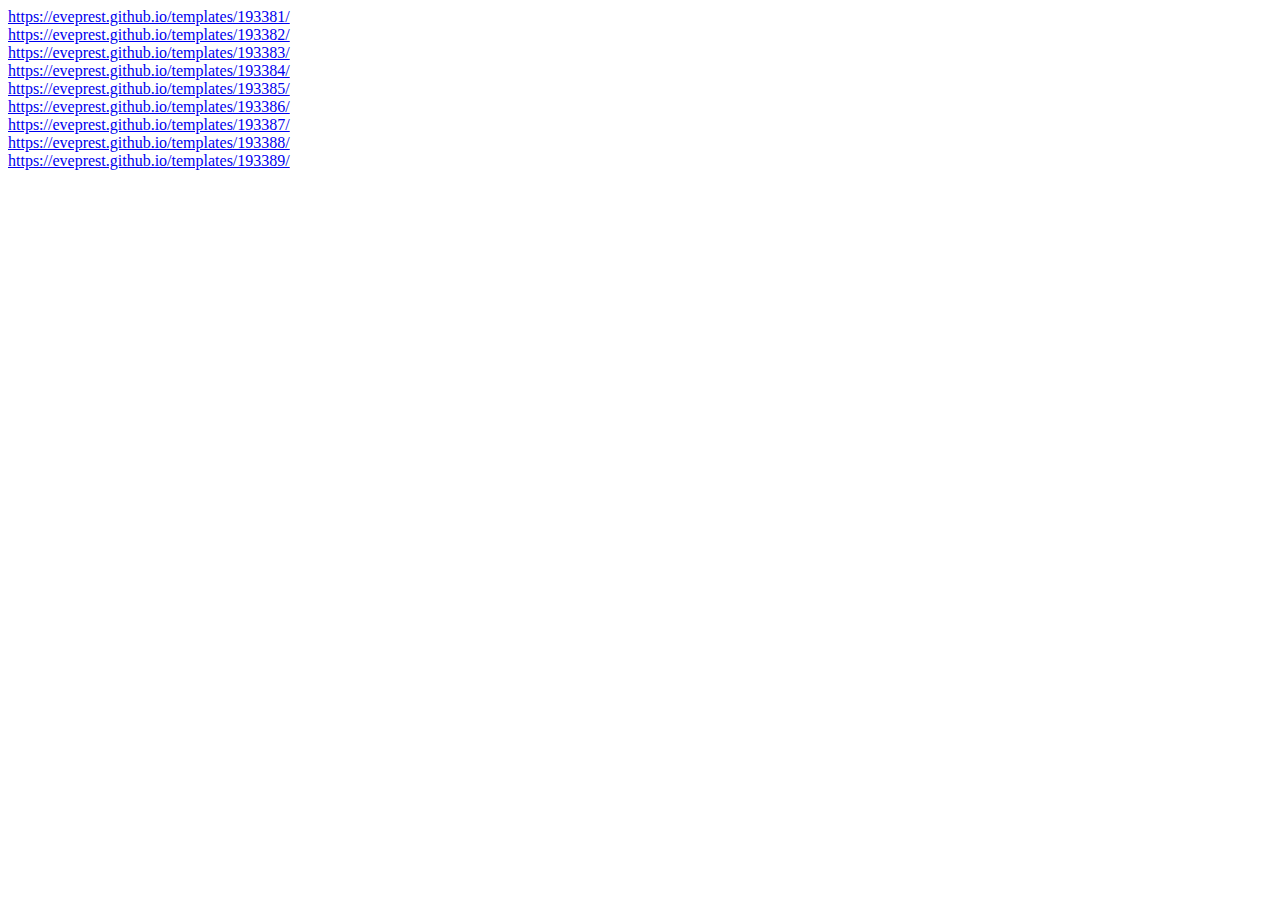
<file: index.html>
<!DOCTYPE html><html><head><meta charset="utf-8"><title>Создание и продвижение сайтов. Реклама сайтов в Яндекс Директ и Google AdWords</title><meta name="viewport" content="width=device-width, initial-scale=1"><meta http-equiv="X-UA-Compatible" content="IE=edge,chrome=1"><link href="https://fonts.googleapis.com/css?family=Montserrat:500" rel="stylesheet"></head><body>
<a href="https://eveprest.github.io/templates/193381/" target="_blank">https://eveprest.github.io/templates/193381/</a><br>
<a href="https://eveprest.github.io/templates/193382/" target="_blank">https://eveprest.github.io/templates/193382/</a><br>
<a href="https://eveprest.github.io/templates/193383/" target="_blank">https://eveprest.github.io/templates/193383/</a><br>
<a href="https://eveprest.github.io/templates/193384/" target="_blank">https://eveprest.github.io/templates/193384/</a><br>
<a href="https://eveprest.github.io/templates/193385/" target="_blank">https://eveprest.github.io/templates/193385/</a><br>
<a href="https://eveprest.github.io/templates/193386/" target="_blank">https://eveprest.github.io/templates/193386/</a><br>
<a href="https://eveprest.github.io/templates/193387/" target="_blank">https://eveprest.github.io/templates/193387/</a><br>
<a href="https://eveprest.github.io/templates/193388/" target="_blank">https://eveprest.github.io/templates/193388/</a><br>
<a href="https://eveprest.github.io/templates/193389/" target="_blank">https://eveprest.github.io/templates/193389/</a><br>
</body></html>
</file>
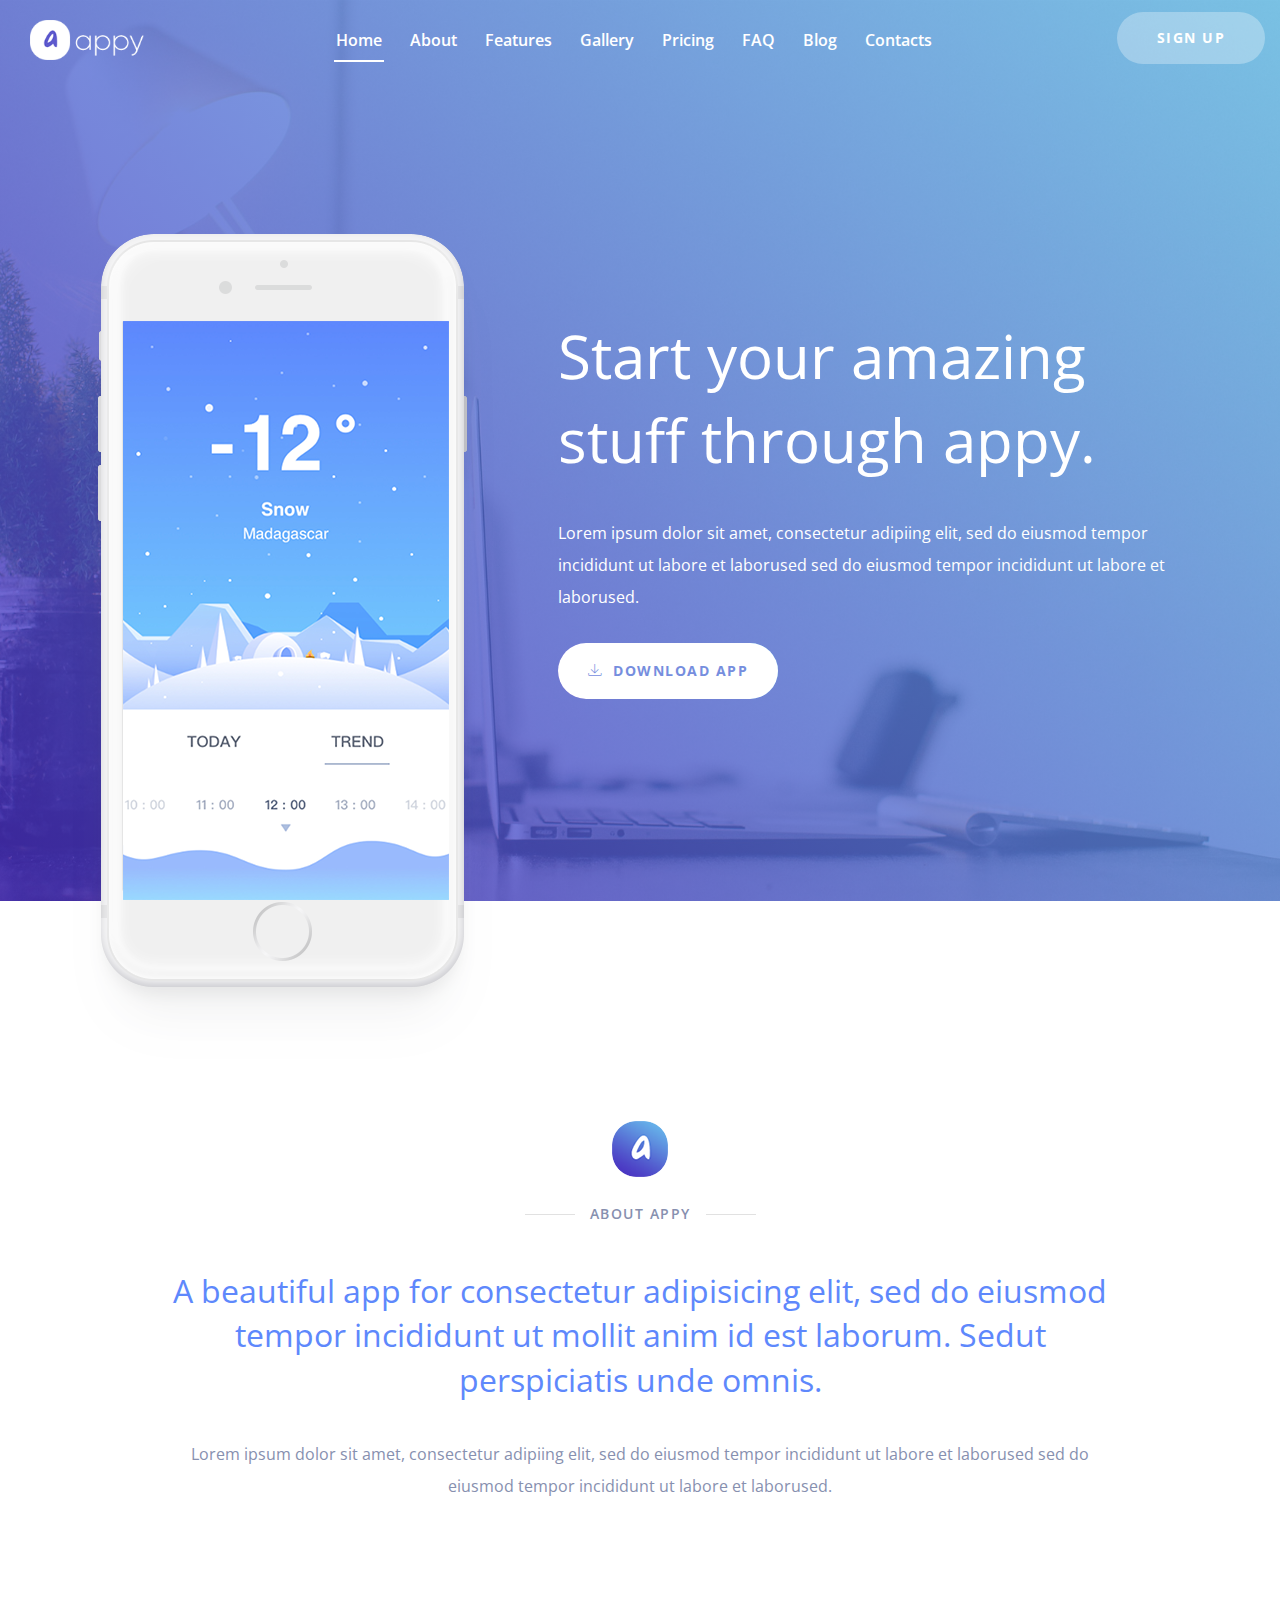
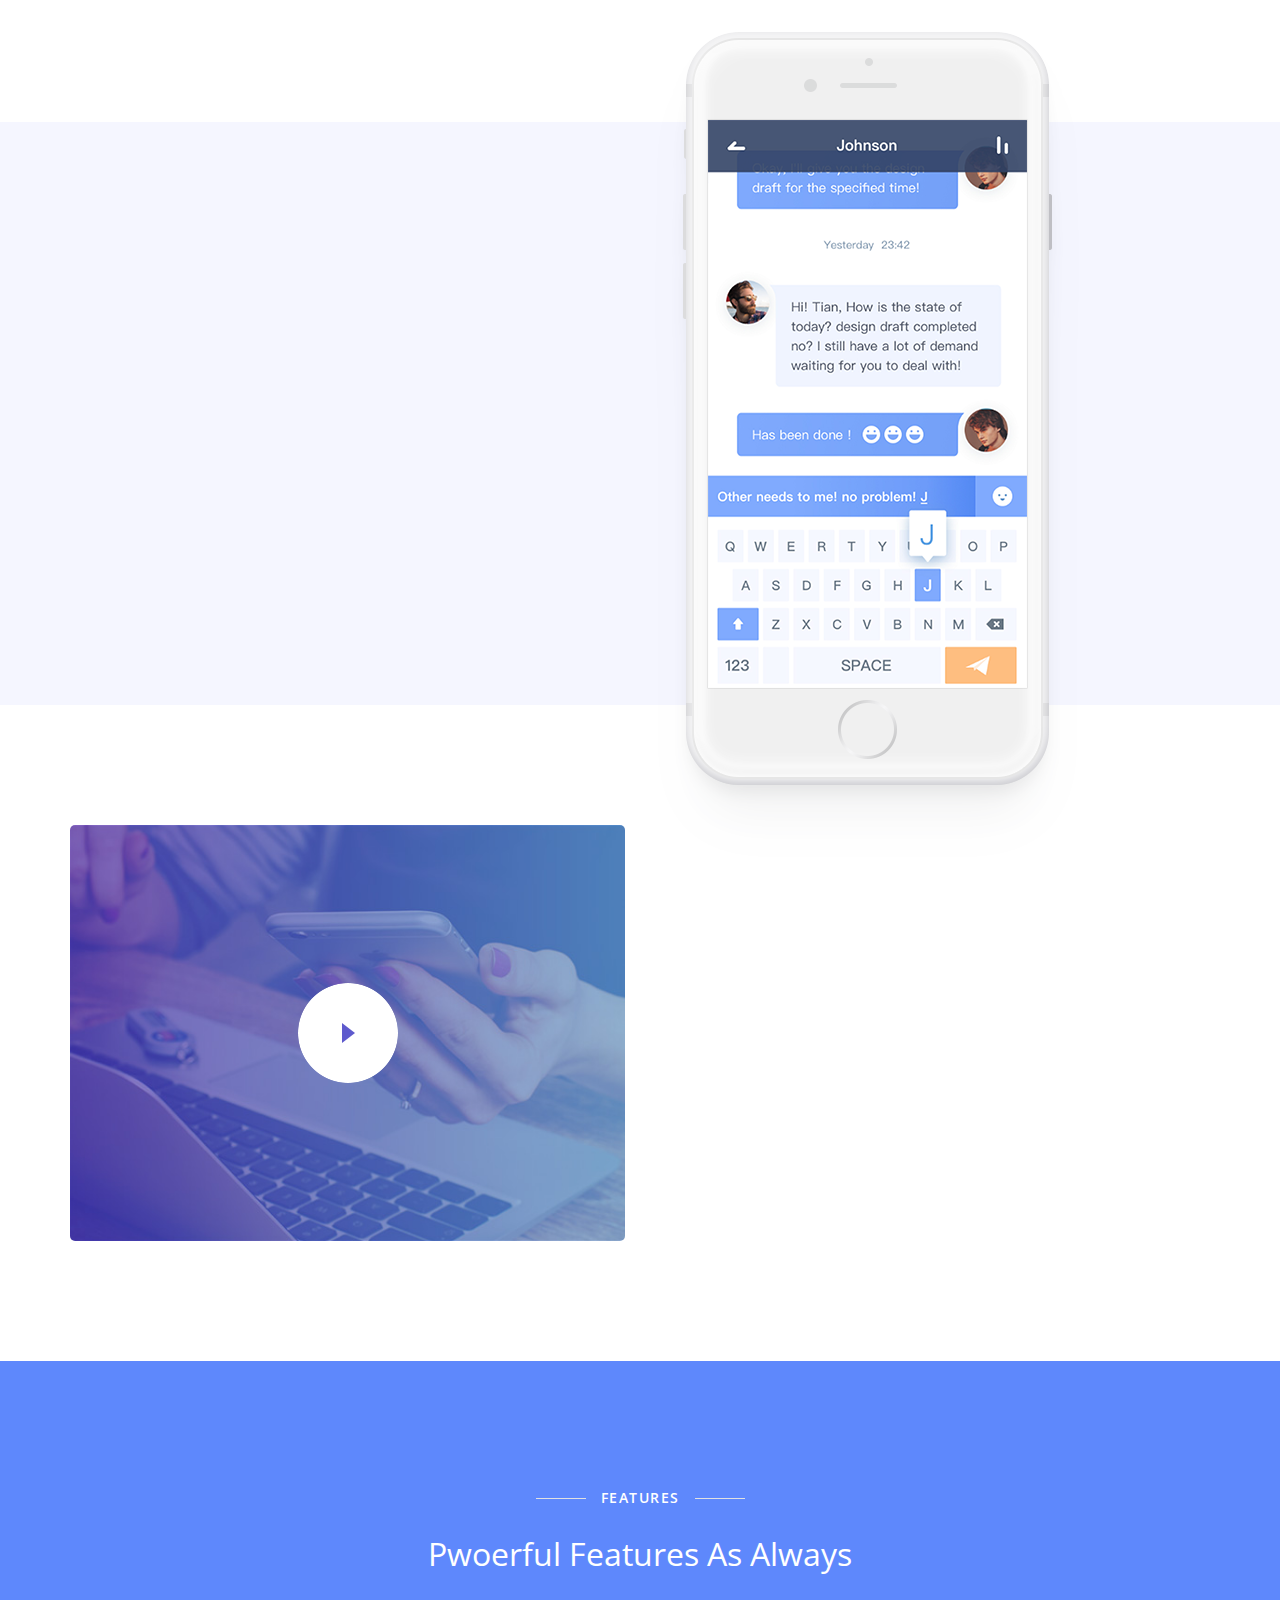
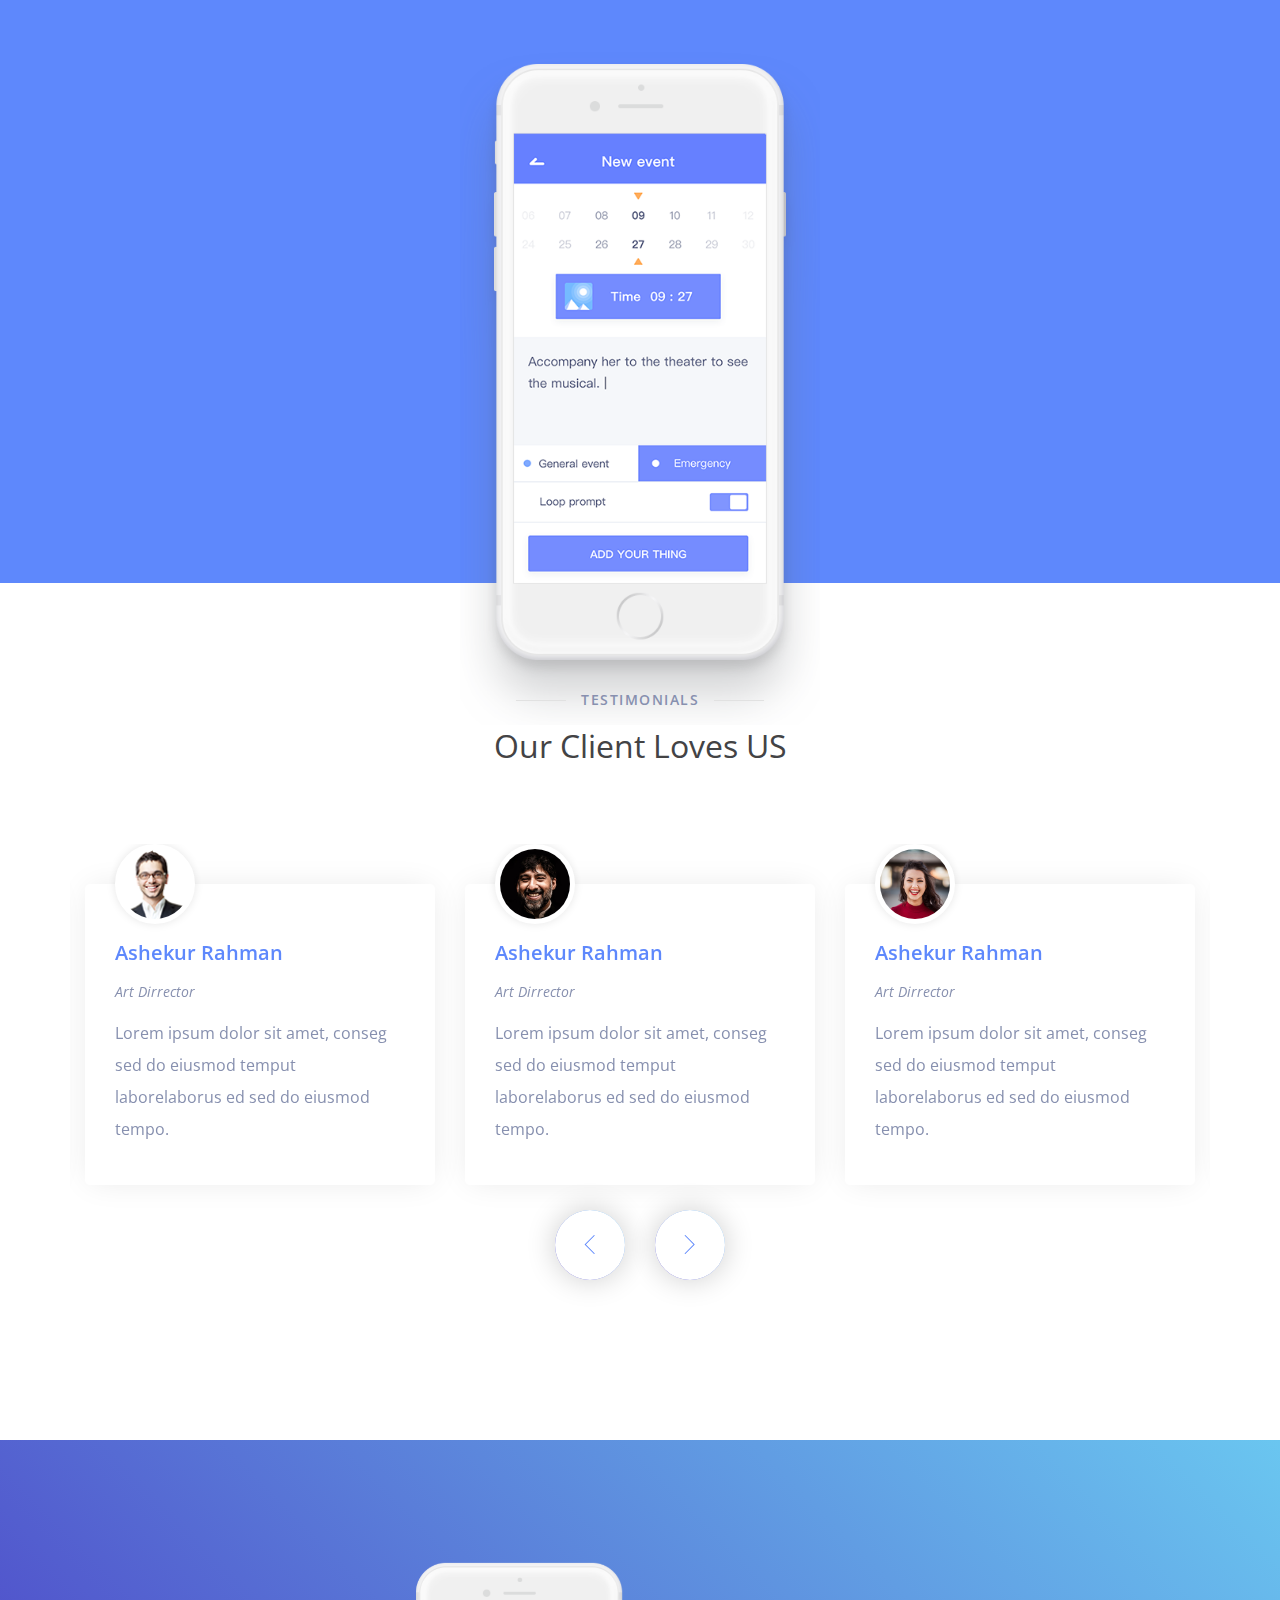
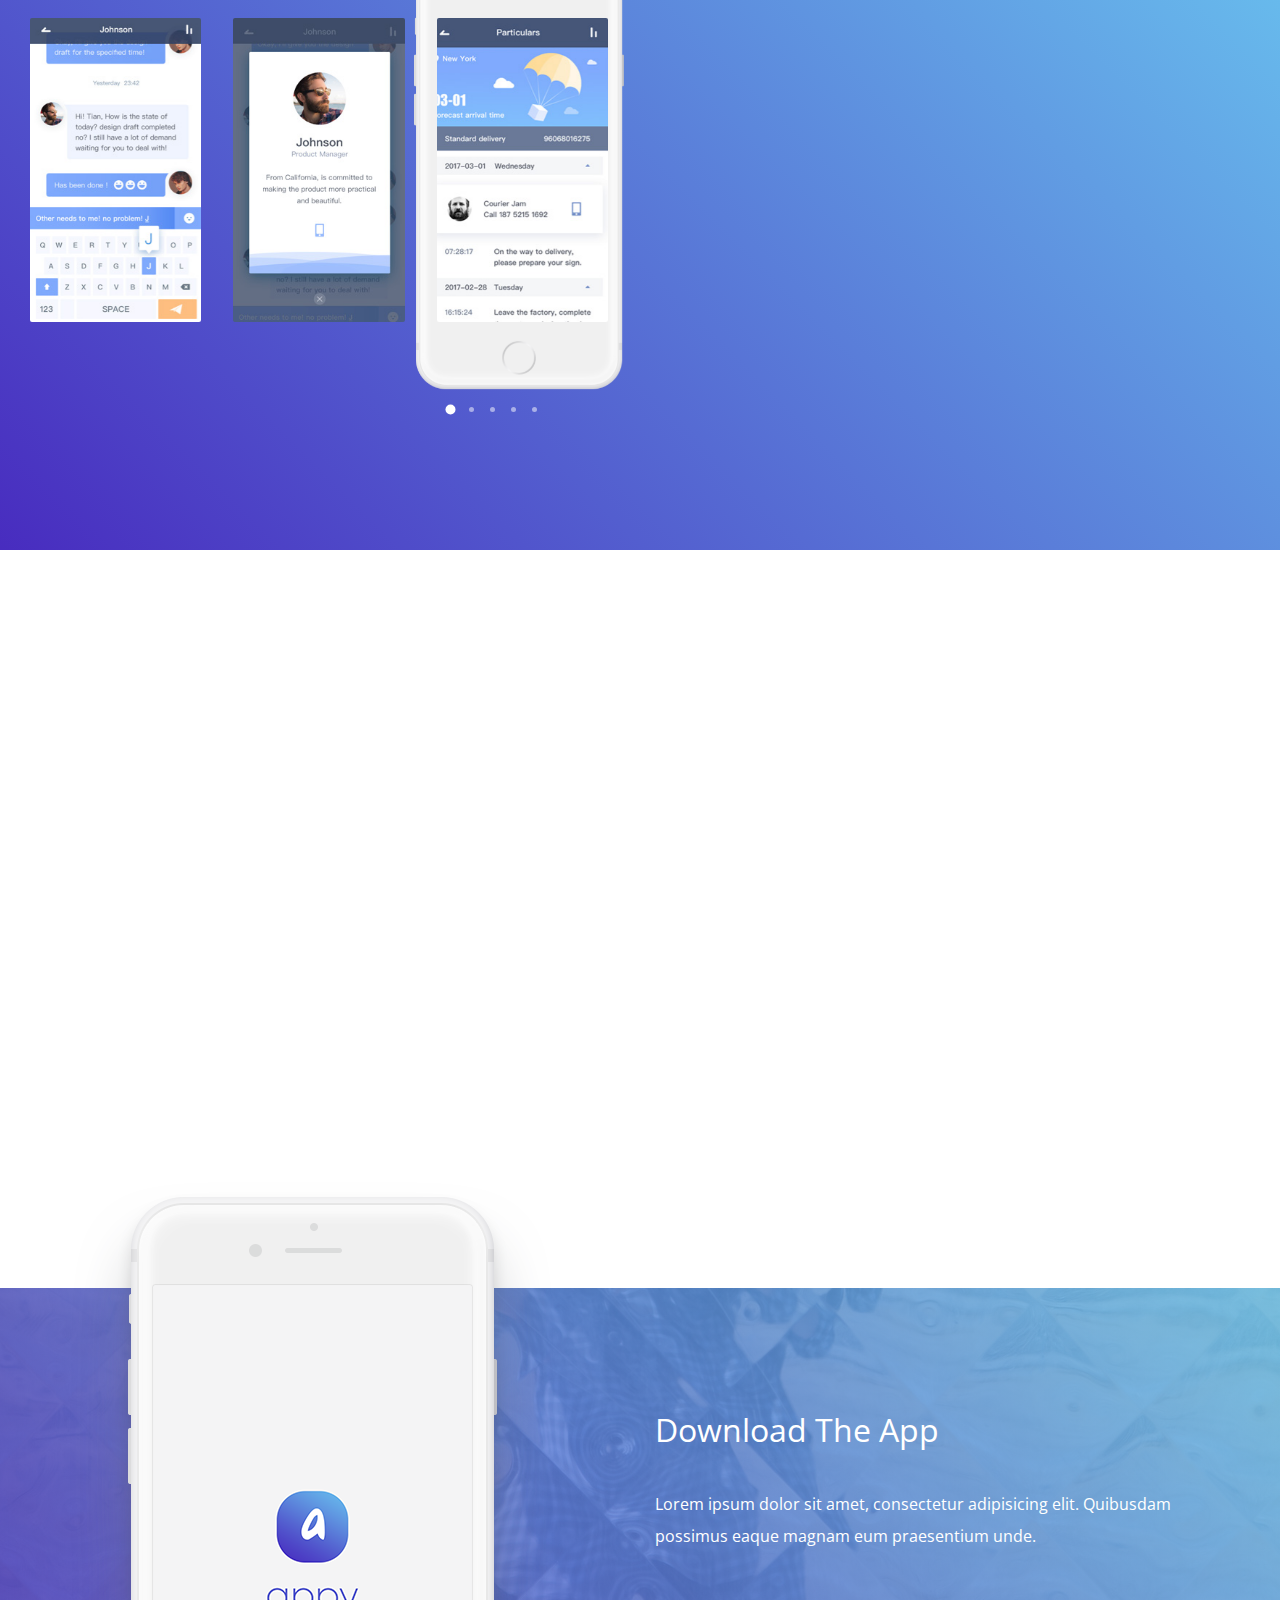
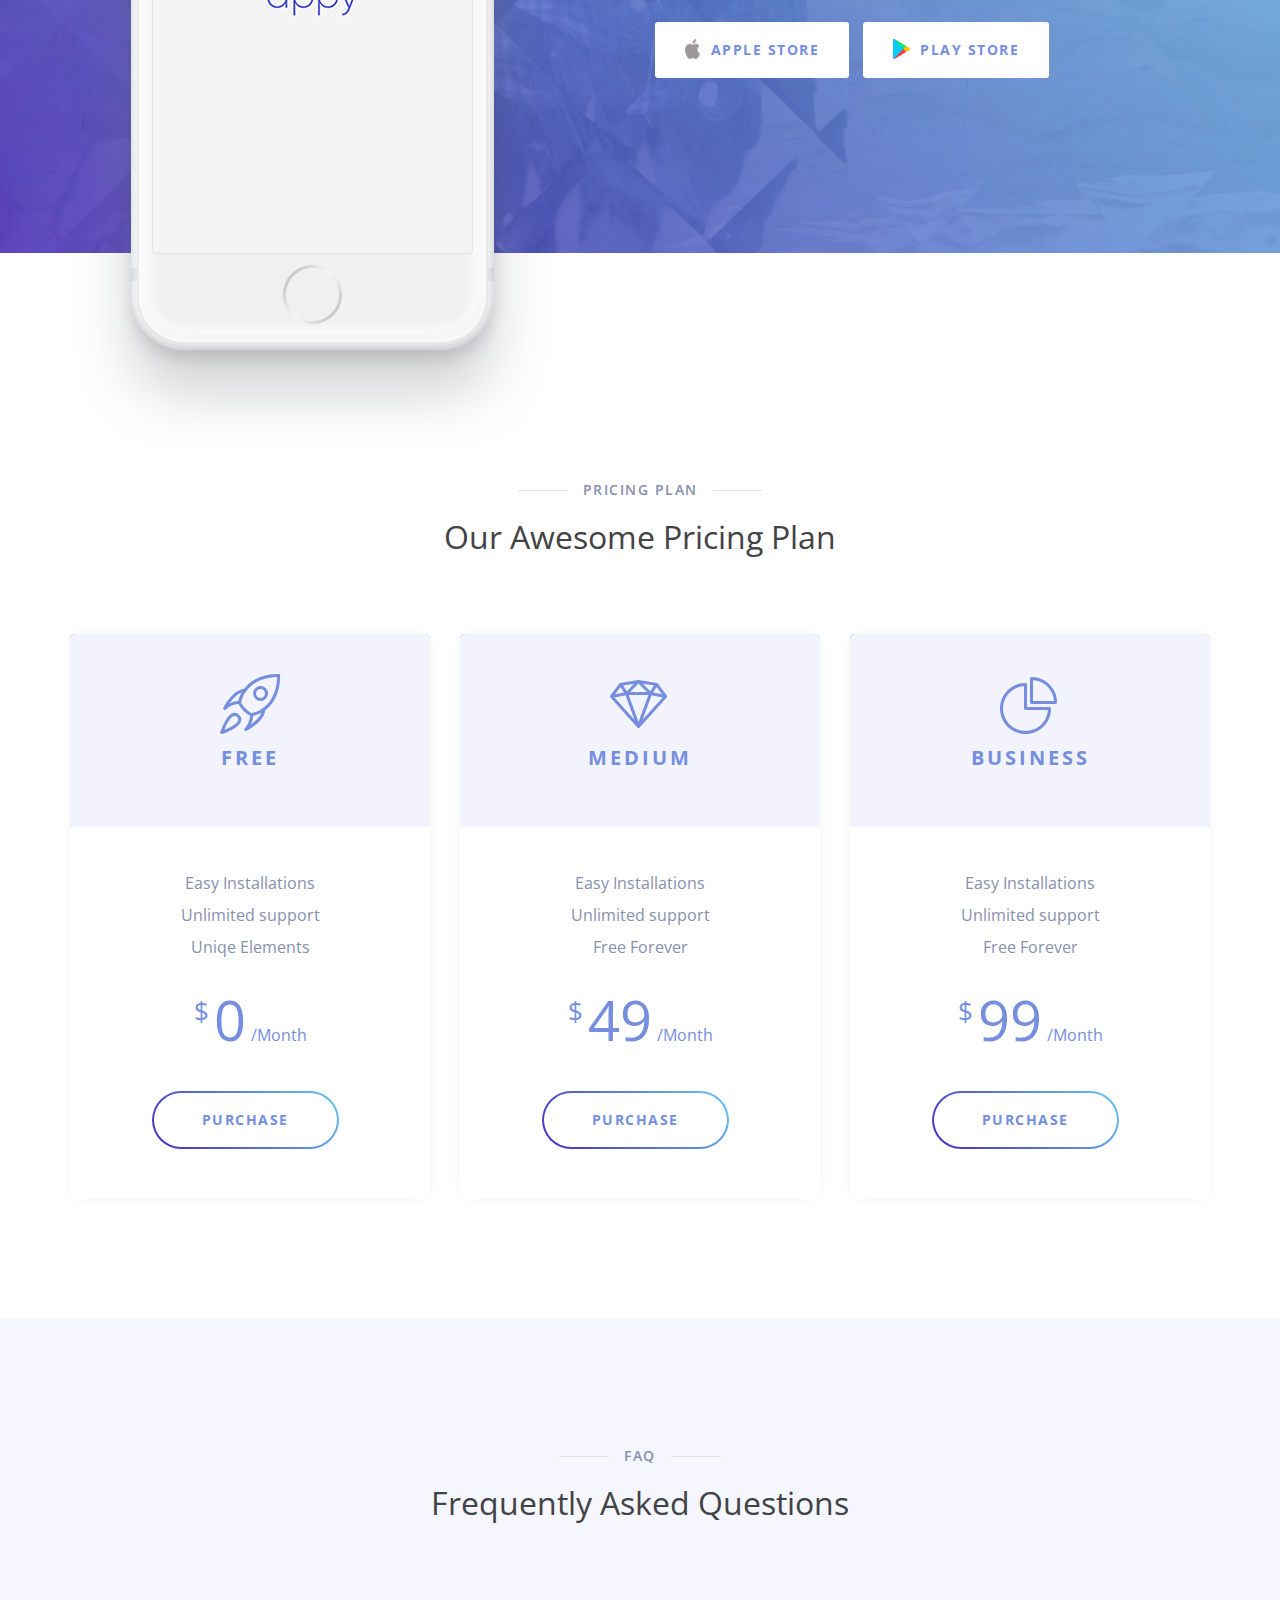
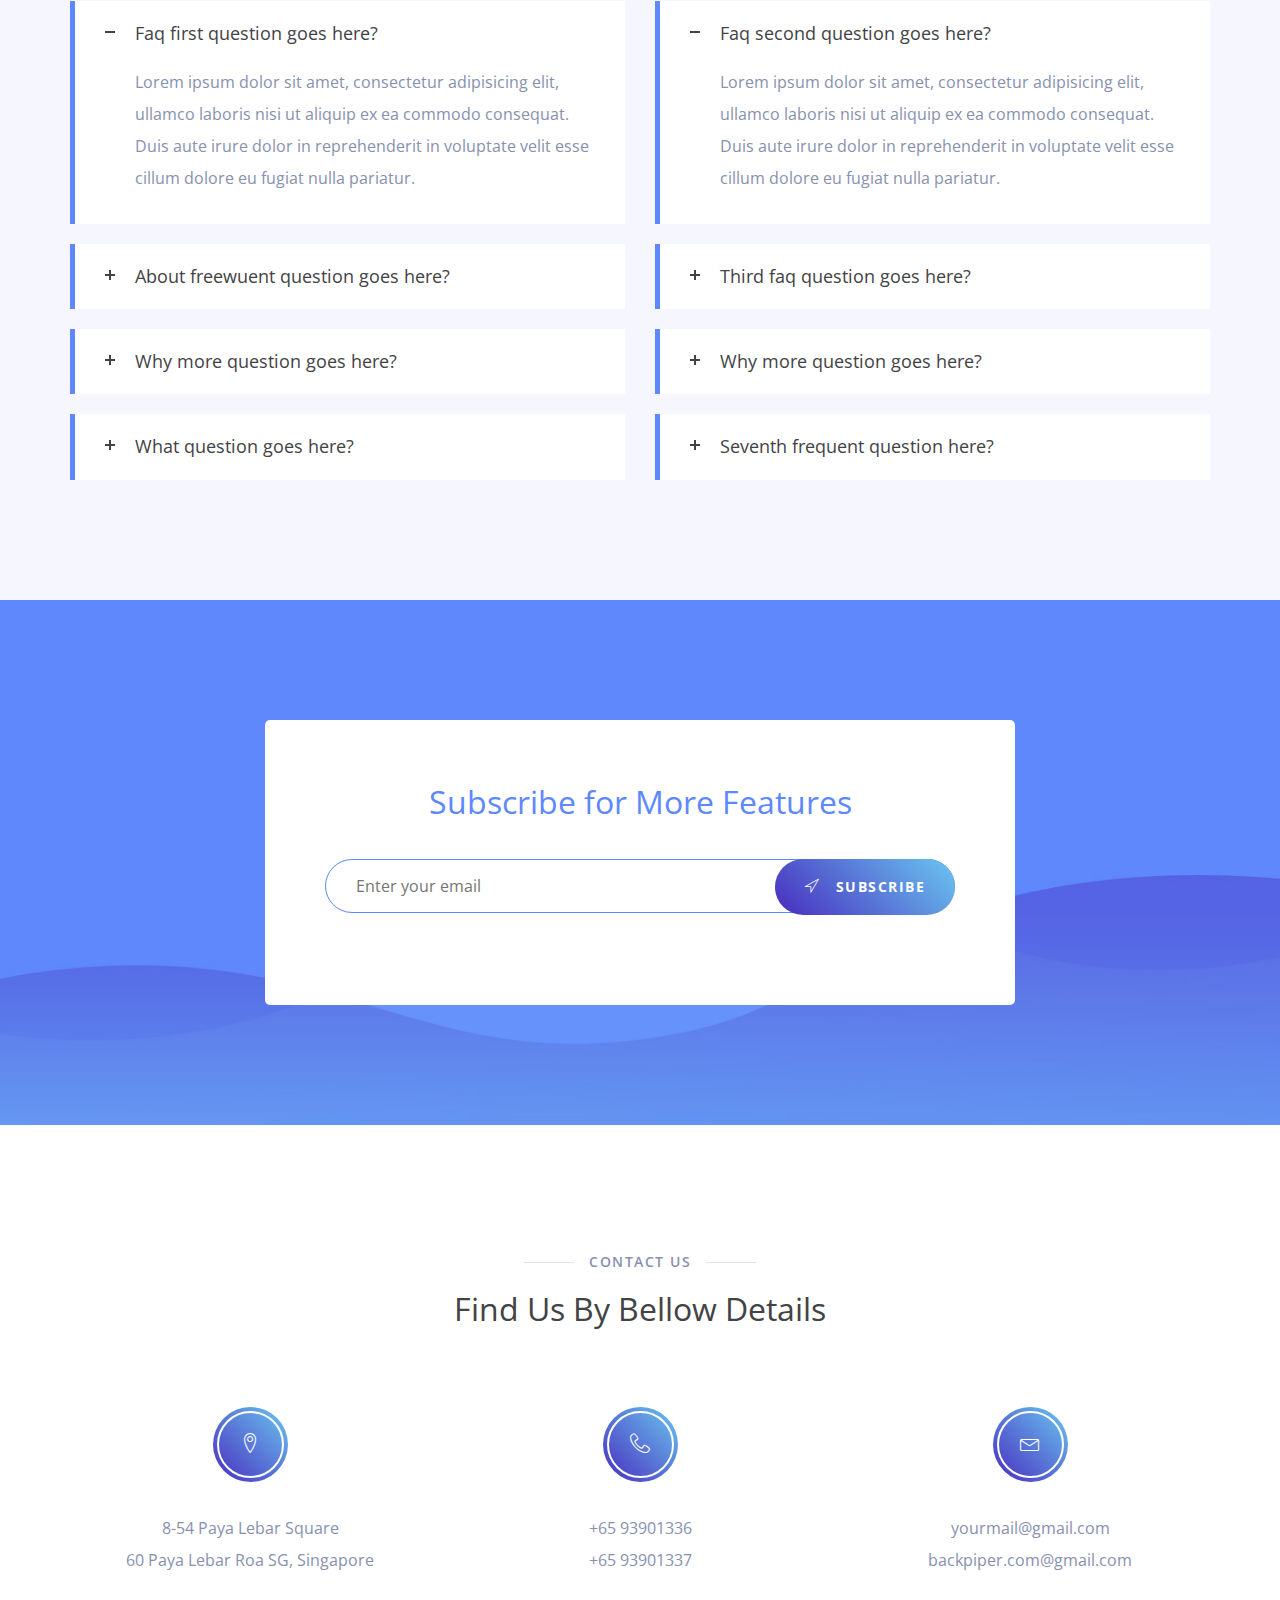
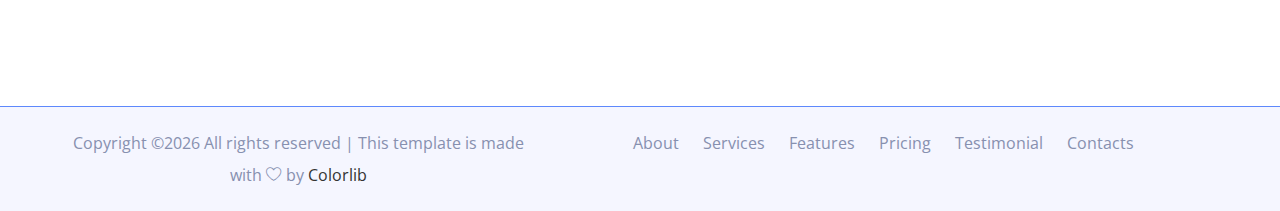
<file: templates/193381/index.html>
<!doctype html>
<html class="no-js" lang="zxx">

<head>
    <meta charset="utf-8">
    <meta name="author" content="Sumon Rahman">
    <meta name="description" content="">
    <meta name="keywords" content="HTML,CSS,XML,JavaScript">
    <meta http-equiv="x-ua-compatible" content="ie=edge">
    <meta name="viewport" content="width=device-width, initial-scale=1.0">
    <!-- Title -->
    <title>Appy App Landing Template.</title>
    <!-- Place favicon.ico in the root directory -->
    <link rel="apple-touch-icon" href="images/apple-touch-icon.png">
    <link rel="shortcut icon" type="image/ico" href="images/favicon.ico" />
    <!-- Plugin-CSS -->
    <link rel="stylesheet" href="css/bootstrap.min.css">
    <link rel="stylesheet" href="css/owl.carousel.min.css">
    <link rel="stylesheet" href="css/linearicons.css">
    <link rel="stylesheet" href="css/magnific-popup.css">
    <link rel="stylesheet" href="css/animate.css">
    <!-- Main-Stylesheets -->
    <link rel="stylesheet" href="css/normalize.css">
    <link rel="stylesheet" href="style.css">
    <link rel="stylesheet" href="css/responsive.css">
    <script src="js/vendor/modernizr-2.8.3.min.js"></script>
    <!--[if lt IE 9]>
        <script src="//oss.maxcdn.com/html5shiv/3.7.2/html5shiv.min.js"></script>
        <script src="//oss.maxcdn.com/respond/1.4.2/respond.min.js"></script>
    <![endif]-->
</head>

<body data-spy="scroll" data-target=".mainmenu-area">
    <!-- Preloader-content -->
    <div class="preloader">
        <span><i class="lnr lnr-sun"></i></span>
    </div>
    <!-- MainMenu-Area -->
    <nav class="mainmenu-area" data-spy="affix" data-offset-top="200">
        <div class="container-fluid">
            <div class="navbar-header">
                <button type="button" class="navbar-toggle" data-toggle="collapse" data-target="#primary_menu">
                    <span class="icon-bar"></span>
                    <span class="icon-bar"></span>
                    <span class="icon-bar"></span>
                </button>
                <a class="navbar-brand" href="#"><img src="images/logo.png" alt="Logo"></a>
            </div>
            <div class="collapse navbar-collapse" id="primary_menu">
                <ul class="nav navbar-nav mainmenu">
                    <li class="active"><a href="#home_page">Home</a></li>
                    <li><a href="#about_page">About</a></li>
                    <li><a href="#features_page">Features</a></li>
                    <li><a href="#gallery_page">Gallery</a></li>
                    <li><a href="#price_page">Pricing</a></li>
                    <li><a href="#questions_page">FAQ</a></li>
                    <li><a href="blog.html">Blog</a></li>
                    <li><a href="#contact_page">Contacts</a></li>
                </ul>
                <div class="right-button hidden-xs">
                    <a href="#">Sign Up</a>
                </div>
            </div>
        </div>
    </nav>
    <!-- MainMenu-Area-End -->
    <!-- Home-Area -->
    <header class="home-area overlay" id="home_page">
        <div class="container">
            <div class="row">
                <div class="col-xs-12 hidden-sm col-md-5">
                    <figure class="mobile-image wow fadeInUp" data-wow-delay="0.2s">
                        <img src="images/header-mobile.png" alt="">
                    </figure>
                </div>
                <div class="col-xs-12 col-md-7">
                    <div class="space-80 hidden-xs"></div>
                    <h1 class="wow fadeInUp" data-wow-delay="0.4s">Start your amazing stuff through appy.</h1>
                    <div class="space-20"></div>
                    <div class="desc wow fadeInUp" data-wow-delay="0.6s">
                        <p>Lorem ipsum dolor sit amet, consectetur adipiing elit, sed do eiusmod tempor incididunt ut labore et laborused sed do eiusmod tempor incididunt ut labore et laborused.</p>
                    </div>
                    <div class="space-20"></div>
                    <a href="#" class="bttn-white wow fadeInUp" data-wow-delay="0.8s"><i class="lnr lnr-download"></i>Download App</a>
                </div>
            </div>
        </div>
    </header>
    <!-- Home-Area-End -->
    <!-- About-Area -->
    <section class="section-padding" id="about_page">
        <div class="container">
            <div class="row">
                <div class="col-xs-12 col-md-10 col-md-offset-1">
                    <div class="page-title text-center">
                        <img src="images/about-logo.png" alt="About Logo">
                        <div class="space-20"></div>
                        <h5 class="title">About Appy</h5>
                        <div class="space-30"></div>
                        <h3 class="blue-color">A beautiful app for consectetur adipisicing elit, sed do eiusmod tempor incididunt ut mollit anim id est laborum. Sedut perspiciatis unde omnis. </h3>
                        <div class="space-20"></div>
                        <p>Lorem ipsum dolor sit amet, consectetur adipiing elit, sed do eiusmod tempor incididunt ut labore et laborused sed do eiusmod tempor incididunt ut labore et laborused.</p>
                    </div>
                </div>
            </div>
        </div>
    </section>
    <!-- About-Area-End -->
    <!-- Progress-Area -->
    <section class="progress-area gray-bg" id="progress_page">
        <div class="container">
            <div class="row">
                <div class="col-xs-12 col-md-6">
                    <div class="page-title section-padding">
                        <h5 class="title wow fadeInUp" data-wow-delay="0.2s">Our Progress</h5>
                        <div class="space-10"></div>
                        <h3 class="dark-color wow fadeInUp" data-wow-delay="0.4s">Grat Application Ever</h3>
                        <div class="space-20"></div>
                        <div class="desc wow fadeInUp" data-wow-delay="0.6s">
                            <p>Lorem ipsum dolor sit amet, consectetur adipiing elit, sed do eiusmod tempor incididunt ut labore et laborused sed do eiusmod tempor incididunt ut labore et laborused.</p>
                        </div>
                        <div class="space-50"></div>
                        <a href="#" class="bttn-default wow fadeInUp" data-wow-delay="0.8s">Learn More</a>
                    </div>
                </div>
                <div class="col-xs-12 col-md-6">
                    <figure class="mobile-image">
                        <img src="images/progress-phone.png" alt="">
                    </figure>
                </div>
            </div>
        </div>
    </section>
    <!-- Progress-Area-End -->
    <!-- Video-Area -->
    <section class="video-area section-padding">
        <div class="container">
            <div class="row">
                <div class="col-xs-12 col-md-6">
                    <div class="video-photo">
                        <img src="images/video-image.jpg" alt="">
                        <a href="https://www.youtube.com/watch?v=ScrDhTsX0EQ" class="popup video-button">
                            <img src="images/play-button.png" alt="">
                        </a>
                    </div>
                </div>
                <div class="col-xs-12 col-md-5 col-md-offset-1">
                    <div class="space-60 hidden visible-xs"></div>
                    <div class="page-title">
                        <h5 class="title wow fadeInUp" data-wow-delay="0.2s">VIDEO FEATURES</h5>
                        <div class="space-10"></div>
                        <h3 class="dark-color wow fadeInUp" data-wow-delay="0.4s">Grat Application Ever</h3>
                        <div class="space-20"></div>
                        <div class="desc wow fadeInUp" data-wow-delay="0.6s">
                            <p>Lorem ipsum dolor sit amet, consectetur adipiing elit, sed do eiusmod tempor incididunt ut labore et laborused sed do eiusmod tempor incididunt ut labore et laborused.</p>
                        </div>
                        <div class="space-50"></div>
                        <a href="#" class="bttn-default wow fadeInUp" data-wow-delay="0.8s">Learn More</a>
                    </div>
                </div>
            </div>
        </div>
    </section>
    <!-- Video-Area-End -->
    <!-- Feature-Area -->
    <section class="feature-area section-padding-top" id="features_page">
        <div class="container">
            <div class="row">
                <div class="col-xs-12 col-sm-8 col-sm-offset-2">
                    <div class="page-title text-center">
                        <h5 class="title">Features</h5>
                        <div class="space-10"></div>
                        <h3>Pwoerful Features As Always</h3>
                        <div class="space-60"></div>
                    </div>
                </div>
            </div>
            <div class="row">
                <div class="col-xs-12 col-sm-6 col-md-4">
                    <div class="service-box wow fadeInUp" data-wow-delay="0.2s">
                        <div class="box-icon">
                            <i class="lnr lnr-rocket"></i>
                        </div>
                        <h4>Fast &amp; Powerful</h4>
                        <p>Lorem ipsum dolor sit amet, consectetur adipisicing elit.</p>
                    </div>
                    <div class="space-60"></div>
                    <div class="service-box wow fadeInUp" data-wow-delay="0.4s">
                        <div class="box-icon">
                            <i class="lnr lnr-paperclip"></i>
                        </div>
                        <h4>Easily Editable</h4>
                        <p>Lorem ipsum dolor sit amet, consectetur adipisicing elit.</p>
                    </div>
                    <div class="space-60"></div>
                    <div class="service-box wow fadeInUp" data-wow-delay="0.6s">
                        <div class="box-icon">
                            <i class="lnr lnr-cloud-download"></i>
                        </div>
                        <h4>Cloud Storage</h4>
                        <p>Lorem ipsum dolor sit amet, consectetur adipisicing elit.</p>
                    </div>
                    <div class="space-60"></div>
                </div>
                <div class="hidden-xs hidden-sm col-md-4">
                    <figure class="mobile-image">
                        <img src="images/feature-image.png" alt="Feature Photo">
                    </figure>
                </div>
                <div class="col-xs-12 col-sm-6 col-md-4">
                    <div class="service-box wow fadeInUp" data-wow-delay="0.2s">
                        <div class="box-icon">
                            <i class="lnr lnr-clock"></i>
                        </div>
                        <h4>Easy Notifications</h4>
                        <p>Lorem ipsum dolor sit amet, consectetur adipisicing elit.</p>
                    </div>
                    <div class="space-60"></div>
                    <div class="service-box wow fadeInUp" data-wow-delay="0.4s">
                        <div class="box-icon">
                            <i class="lnr lnr-laptop-phone"></i>
                        </div>
                        <h4>Fully Responsive</h4>
                        <p>Lorem ipsum dolor sit amet, consectetur adipisicing elit.</p>
                    </div>
                    <div class="space-60"></div>
                    <div class="service-box wow fadeInUp" data-wow-delay="0.6s">
                        <div class="box-icon">
                            <i class="lnr lnr-cog"></i>
                        </div>
                        <h4>Editable Layout</h4>
                        <p>Lorem ipsum dolor sit amet, consectetur adipisicing elit.</p>
                    </div>
                    <div class="space-60"></div>
                </div>
            </div>
        </div>
    </section>
    <!-- Feature-Area-End -->
    <!-- Testimonial-Area -->
    <section class="testimonial-area" id="testimonial_page">
        <div class="container">
            <div class="row">
                <div class="col-xs-12">
                    <div class="page-title text-center">
                        <h5 class="title">Testimonials</h5>
                        <h3 class="dark-color">Our Client Loves US</h3>
                        <div class="space-60"></div>
                    </div>
                </div>
            </div>
            <div class="row">
                <div class="col-xs-12">
                    <div class="team-slide">
                        <div class="team-box">
                            <div class="team-image">
                                <img src="images/team-1.png" alt="">
                            </div>
                            <h4>Ashekur Rahman</h4>
                            <h6 class="position">Art Dirrector</h6>
                            <p>Lorem ipsum dolor sit amet, conseg sed do eiusmod temput laborelaborus ed sed do eiusmod tempo.</p>
                        </div>
                        <div class="team-box">
                            <div class="team-image">
                                <img src="images/team-2.jpg" alt="">
                            </div>
                            <h4>Ashekur Rahman</h4>
                            <h6 class="position">Art Dirrector</h6>
                            <p>Lorem ipsum dolor sit amet, conseg sed do eiusmod temput laborelaborus ed sed do eiusmod tempo.</p>
                        </div>
                        <div class="team-box">
                            <div class="team-image">
                                <img src="images/team-3.jpg" alt="">
                            </div>
                            <h4>Ashekur Rahman</h4>
                            <h6 class="position">Art Dirrector</h6>
                            <p>Lorem ipsum dolor sit amet, conseg sed do eiusmod temput laborelaborus ed sed do eiusmod tempo.</p>
                        </div>
                        <div class="team-box">
                            <div class="team-image">
                                <img src="images/team-1.png" alt="">
                            </div>
                            <h4>Ashekur Rahman</h4>
                            <h6 class="position">Art Dirrector</h6>
                            <p>Lorem ipsum dolor sit amet, conseg sed do eiusmod temput laborelaborus ed sed do eiusmod tempo.</p>
                        </div>
                        <div class="team-box">
                            <div class="team-image">
                                <img src="images/team-2.jpg" alt="">
                            </div>
                            <h4>Ashekur Rahman</h4>
                            <h6 class="position">Art Dirrector</h6>
                            <p>Lorem ipsum dolor sit amet, conseg sed do eiusmod temput laborelaborus ed sed do eiusmod tempo.</p>
                        </div>
                        <div class="team-box">
                            <div class="team-image">
                                <img src="images/team-3.jpg" alt="">
                            </div>
                            <h4>Ashekur Rahman</h4>
                            <h6 class="position">Art Dirrector</h6>
                            <p>Lorem ipsum dolor sit amet, conseg sed do eiusmod temput laborelaborus ed sed do eiusmod tempo.</p>
                        </div>
                    </div>
                </div>
            </div>
        </div>
    </section>
    <!-- Testimonial-Area-End -->
    <!-- Gallery-Area -->
    <section class="gallery-area section-padding" id="gallery_page">
        <div class="container-fluid">
            <div class="row">
                <div class="col-xs-12 col-sm-6 gallery-slider">
                    <div class="gallery-slide">
                        <div class="item"><img src="images/gallery-1.jpg" alt=""></div>
                        <div class="item"><img src="images/gallery-2.jpg" alt=""></div>
                        <div class="item"><img src="images/gallery-3.jpg" alt=""></div>
                        <div class="item"><img src="images/gallery-4.jpg" alt=""></div>
                        <div class="item"><img src="images/gallery-1.jpg" alt=""></div>
                        <div class="item"><img src="images/gallery-2.jpg" alt=""></div>
                        <div class="item"><img src="images/gallery-3.jpg" alt=""></div>
                        <div class="item"><img src="images/gallery-1.jpg" alt=""></div>
                        <div class="item"><img src="images/gallery-2.jpg" alt=""></div>
                        <div class="item"><img src="images/gallery-3.jpg" alt=""></div>
                        <div class="item"><img src="images/gallery-4.jpg" alt=""></div>
                        <div class="item"><img src="images/gallery-1.jpg" alt=""></div>
                        <div class="item"><img src="images/gallery-2.jpg" alt=""></div>
                        <div class="item"><img src="images/gallery-3.jpg" alt=""></div>
                    </div>
                </div>
                <div class="col-xs-12 col-sm-5 col-lg-3">
                    <div class="page-title">
                        <h5 class="white-color title wow fadeInUp" data-wow-delay="0.2s">Screenshots</h5>
                        <div class="space-10"></div>
                        <h3 class="white-color wow fadeInUp" data-wow-delay="0.4s">Screenshot 01</h3>
                    </div>
                    <div class="space-20"></div>
                    <div class="desc wow fadeInUp" data-wow-delay="0.6s">
                        <p>Lorem ipsum dolor sit amet, consectetur adipiing elit, sed do eiusmod tempor incididunt ut labore et laborused sed do eiusmod tempor incididunt ut labore et laborused.</p>
                    </div>
                    <div class="space-50"></div>
                    <a href="#" class="bttn-default wow fadeInUp" data-wow-delay="0.8s">Learn More</a>
                </div>
            </div>
        </div>
    </section>
    <!-- Gallery-Area-End -->
    <!-- How-To-Use -->
    <section class="section-padding">
        <div class="container">
            <div class="row">
                <div class="col-xs-12 col-sm-6">
                    <div class="page-title">
                        <h5 class="title wow fadeInUp" data-wow-delay="0.2s">Our features</h5>
                        <div class="space-10"></div>
                        <h3 class="dark-color wow fadeInUp" data-wow-delay="0.4s">Aour Approach of Design is Prety Simple and Clear</h3>
                    </div>
                    <div class="space-20"></div>
                    <div class="desc wow fadeInUp" data-wow-delay="0.6s">
                        <p>Lorem ipsum dolor sit amet, consectetur adipiing elit, sed do eiusmod tempor incididunt ut labore et laborused sed do eiusmod tempor incididunt ut labore et laborused.</p>
                    </div>
                    <div class="space-50"></div>
                    <a href="#" class="bttn-default wow fadeInUp" data-wow-delay="0.8s">Learn More</a>
                </div>
                <div class="col-xs-12 col-sm-6 col-md-5 col-md-offset-1">
                    <div class="space-60 hidden visible-xs"></div>
                    <div class="service-box wow fadeInUp" data-wow-delay="0.2s">
                        <div class="box-icon">
                            <i class="lnr lnr-clock"></i>
                        </div>
                        <h4>Easy Notifications</h4>
                        <p>Lorem ipsum dolor sit amet, consectetur adipisicing elit, sed do eiusmod tempor.</p>
                    </div>
                    <div class="space-50"></div>
                    <div class="service-box wow fadeInUp" data-wow-delay="0.2s">
                        <div class="box-icon">
                            <i class="lnr lnr-laptop-phone"></i>
                        </div>
                        <h4>Fully Responsive</h4>
                        <p>Lorem ipsum dolor sit amet, consectetur adipisicing elit, sed do eiusmod tempor.</p>
                    </div>
                    <div class="space-50"></div>
                    <div class="service-box wow fadeInUp" data-wow-delay="0.2s">
                        <div class="box-icon">
                            <i class="lnr lnr-cog"></i>
                        </div>
                        <h4>Editable Layout</h4>
                        <p>Lorem ipsum dolor sit amet, consectetur adipisicing elit, sed do eiusmod tempor.</p>
                    </div>
                </div>
            </div>
        </div>
    </section>
    <!-- How-To-Use-End -->
    <!-- Download-Area -->
    <div class="download-area overlay">
        <div class="container">
            <div class="row">
                <div class="col-xs-12 col-sm-6 hidden-sm">
                    <figure class="mobile-image">
                        <img src="images/download-image.png" alt="">
                    </figure>
                </div>
                <div class="col-xs-12 col-md-6 section-padding">
                    <h3 class="white-color">Download The App</h3>
                    <div class="space-20"></div>
                    <p>Lorem ipsum dolor sit amet, consectetur adipisicing elit. Quibusdam possimus eaque magnam eum praesentium unde.</p>
                    <div class="space-60"></div>
                    <a href="#" class="bttn-white sq"><img src="images/apple-icon.png" alt="apple icon"> Apple Store</a>
                    <a href="#" class="bttn-white sq"><img src="images/play-store-icon.png" alt="Play Store Icon"> Play Store</a>
                </div>
            </div>
        </div>
    </div>
    <!-- Download-Area-End -->
    <!--Price-Area -->
    <section class="section-padding price-area" id="price_page">
        <div class="container">
            <div class="row">
                <div class="col-xs-12">
                    <div class="page-title text-center">
                        <h5 class="title">Pricing Plan</h5>
                        <h3 class="dark-color">Our Awesome Pricing Plan</h3>
                        <div class="space-60"></div>
                    </div>
                </div>
            </div>
            <div class="row">
                <div class="col-xs-12 col-sm-4">
                    <div class="price-box">
                        <div class="price-header">
                            <div class="price-icon">
                                <span class="lnr lnr-rocket"></span>
                            </div>
                            <h4 class="upper">Free</h4>
                        </div>
                        <div class="price-body">
                            <ul>
                                <li>Easy Installations</li>
                                <li>Unlimited support</li>
                                <li>Uniqe Elements</li>
                            </ul>
                        </div>
                        <div class="price-rate">
                            <sup>&#36;</sup> <span class="rate">0</span> <small>/Month</small>
                        </div>
                        <div class="price-footer">
                            <a href="#" class="bttn-white">Purchase</a>
                        </div>
                    </div>
                    <div class="space-30 hidden visible-xs"></div>
                </div>
                <div class="col-xs-12 col-sm-4">
                    <div class="price-box">
                        <div class="price-header">
                            <div class="price-icon">
                                <span class="lnr lnr-diamond"></span>
                            </div>
                            <h4 class="upper">Medium</h4>
                        </div>
                        <div class="price-body">
                            <ul>
                                <li>Easy Installations</li>
                                <li>Unlimited support</li>
                                <li>Free Forever</li>
                            </ul>
                        </div>
                        <div class="price-rate">
                            <sup>&#36;</sup> <span class="rate">49</span> <small>/Month</small>
                        </div>
                        <div class="price-footer">
                            <a href="#" class="bttn-white">Purchase</a>
                        </div>
                    </div>
                    <div class="space-30 hidden visible-xs"></div>
                </div>
                <div class="col-xs-12 col-sm-4">
                    <div class="price-box">
                        <div class="price-header">
                            <div class="price-icon">
                                <span class="lnr lnr-pie-chart"></span>
                            </div>
                            <h4 class="upper">Business</h4>
                        </div>
                        <div class="price-body">
                            <ul>
                                <li>Easy Installations</li>
                                <li>Unlimited support</li>
                                <li>Free Forever</li>
                            </ul>
                        </div>
                        <div class="price-rate">
                            <sup>&#36;</sup> <span class="rate">99</span> <small>/Month</small>
                        </div>
                        <div class="price-footer">
                            <a href="#" class="bttn-white">Purchase</a>
                        </div>
                    </div>
                </div>
            </div>
        </div>
    </section>
    <!--Price-Area-End -->
    <!--Questions-Area -->
    <section id="questions_page" class="questions-area section-padding">
        <div class="container">
            <div class="row">
                <div class="col-xs-12">
                    <div class="page-title text-center">
                        <h5 class="title">FAQ</h5>
                        <h3 class="dark-color">Frequently Asked Questions</h3>
                        <div class="space-60"></div>
                    </div>
                </div>
            </div>
            <div class="row">
                <div class="col-xs-12 col-sm-6">
                    <div class="toggole-boxs">
                        <h3>Faq first question goes here? </h3>
                        <div>
                            <p>Lorem ipsum dolor sit amet, consectetur adipisicing elit, ullamco laboris nisi ut aliquip ex ea commodo consequat. Duis aute irure dolor in reprehenderit in voluptate velit esse cillum dolore eu fugiat nulla pariatur.</p>
                        </div>
                        <h3>About freewuent question goes here? </h3>
                        <div>
                            <p>Lorem ipsum dolor sit amet, consectetur adipisicing elit, ullamco laboris nisi ut aliquip ex ea commodo consequat. Duis aute irure dolor in reprehenderit in voluptate velit esse cillum dolore eu fugiat nulla pariatur.</p>
                        </div>
                        <h3>Why more question goes here? </h3>
                        <div>
                            <p>Lorem ipsum dolor sit amet, consectetur adipisicing elit, ullamco laboris nisi ut aliquip ex ea commodo consequat. Duis aute irure dolor in reprehenderit in voluptate velit esse cillum dolore eu fugiat nulla pariatur.</p>
                        </div>
                        <h3>What question goes here? </h3>
                        <div>
                            <p>Lorem ipsum dolor sit amet, consectetur adipisicing elit, ullamco laboris nisi ut aliquip ex ea commodo consequat. Duis aute irure dolor in reprehenderit in voluptate velit esse cillum dolore eu fugiat nulla pariatur.</p>
                        </div>
                    </div>
                </div>
                <div class="col-xs-12 col-sm-6">
                    <div class="space-20 hidden visible-xs"></div>
                    <div class="toggole-boxs">
                        <h3>Faq second question goes here? </h3>
                        <div>
                            <p>Lorem ipsum dolor sit amet, consectetur adipisicing elit, ullamco laboris nisi ut aliquip ex ea commodo consequat. Duis aute irure dolor in reprehenderit in voluptate velit esse cillum dolore eu fugiat nulla pariatur.</p>
                        </div>
                        <h3>Third faq question goes here? </h3>
                        <div>
                            <p>Lorem ipsum dolor sit amet, consectetur adipisicing elit, ullamco laboris nisi ut aliquip ex ea commodo consequat. Duis aute irure dolor in reprehenderit in voluptate velit esse cillum dolore eu fugiat nulla pariatur.</p>
                        </div>
                        <h3>Why more question goes here? </h3>
                        <div>
                            <p>Lorem ipsum dolor sit amet, consectetur adipisicing elit, ullamco laboris nisi ut aliquip ex ea commodo consequat. Duis aute irure dolor in reprehenderit in voluptate velit esse cillum dolore eu fugiat nulla pariatur.</p>
                        </div>
                        <h3>Seventh frequent question here? </h3>
                        <div>
                            <p>Lorem ipsum dolor sit amet, consectetur adipisicing elit, ullamco laboris nisi ut aliquip ex ea commodo consequat. Duis aute irure dolor in reprehenderit in voluptate velit esse cillum dolore eu fugiat nulla pariatur.</p>
                        </div>
                    </div>
                </div>
            </div>
        </div>
    </section>
    <!--Questions-Area-End -->
    <!-- Subscribe-Form -->
    <div class="subscribe-area section-padding">
        <div class="container">
            <div class="row">
                <div class="col-xs-12 col-sm-8 col-sm-offset-2">
                    <div class="subscribe-form text-center">
                        <h3 class="blue-color">Subscribe for More Features</h3>
                        <div class="space-20"></div>
                        <form id="mc-form">
                            <input type="email" class="control" placeholder="Enter your email" required="required" id="mc-email">
                            <button class="bttn-white active" type="submit"><span class="lnr lnr-location"></span> Subscribe</button>
                            <label class="mt10" for="mc-email"></label>
                        </form>
                    </div>
                </div>
            </div>
        </div>
    </div>
    <!-- Subscribe-Form-Area -->
    <!-- Footer-Area -->
    <footer class="footer-area" id="contact_page">
        <div class="section-padding">
            <div class="container">
                <div class="row">
                    <div class="col-xs-12">
                        <div class="page-title text-center">
                            <h5 class="title">Contact US</h5>
                            <h3 class="dark-color">Find Us By Bellow Details</h3>
                            <div class="space-60"></div>
                        </div>
                    </div>
                </div>
                <div class="row">
                    <div class="col-xs-12 col-sm-4">
                        <div class="footer-box">
                            <div class="box-icon">
                                <span class="lnr lnr-map-marker"></span>
                            </div>
                            <p>8-54 Paya Lebar Square <br /> 60 Paya Lebar Roa SG, Singapore</p>
                        </div>
                        <div class="space-30 hidden visible-xs"></div>
                    </div>
                    <div class="col-xs-12 col-sm-4">
                        <div class="footer-box">
                            <div class="box-icon">
                                <span class="lnr lnr-phone-handset"></span>
                            </div>
                            <p>+65 93901336 <br /> +65 93901337</p>
                        </div>
                        <div class="space-30 hidden visible-xs"></div>
                    </div>
                    <div class="col-xs-12 col-sm-4">
                        <div class="footer-box">
                            <div class="box-icon">
                                <span class="lnr lnr-envelope"></span>
                            </div>
                            <p>yourmail@gmail.com <br /> backpiper.com@gmail.com
                            </p>
                        </div>
                    </div>
                </div>
            </div>
        </div>
        <!-- Footer-Bootom -->
        <div class="footer-bottom">
            <div class="container">
                <div class="row">
                    <div class="col-xs-12 col-md-5">
                        <!-- Link back to Colorlib can't be removed. Template is licensed under CC BY 3.0. -->
            <span>Copyright &copy;<script>document.write(new Date().getFullYear());</script> All rights reserved | This template is made with <i class="lnr lnr-heart" aria-hidden="true"></i> by <a href="https://colorlib.com" target="_blank">Colorlib</a></span>
            <!-- Link back to Colorlib can't be removed. Template is licensed under CC BY 3.0. -->
                        <div class="space-30 hidden visible-xs"></div>
                    </div>
                    <div class="col-xs-12 col-md-7">
                        <div class="footer-menu">
                            <ul>
                                <li><a href="#">About</a></li>
                                <li><a href="#">Services</a></li>
                                <li><a href="#">Features</a></li>
                                <li><a href="#">Pricing</a></li>
                                <li><a href="#">Testimonial</a></li>
                                <li><a href="#">Contacts</a></li>
                            </ul>
                        </div>
                    </div>
                </div>
            </div>
        </div>
        <!-- Footer-Bootom-End -->
    </footer>
    <!-- Footer-Area-End -->
    <!--Vendor-JS-->
    <script src="js/vendor/jquery-1.12.4.min.js"></script>
    <script src="js/vendor/jquery-ui.js"></script>
    <script src="js/vendor/bootstrap.min.js"></script>
    <!--Plugin-JS-->
    <script src="js/owl.carousel.min.js"></script>
    <script src="js/contact-form.js"></script>
    <script src="js/ajaxchimp.js"></script>
    <script src="js/scrollUp.min.js"></script>
    <script src="js/magnific-popup.min.js"></script>
    <script src="js/wow.min.js"></script>
    <!--Main-active-JS-->
    <script src="js/main.js"></script>
</body>

</html>
</file>
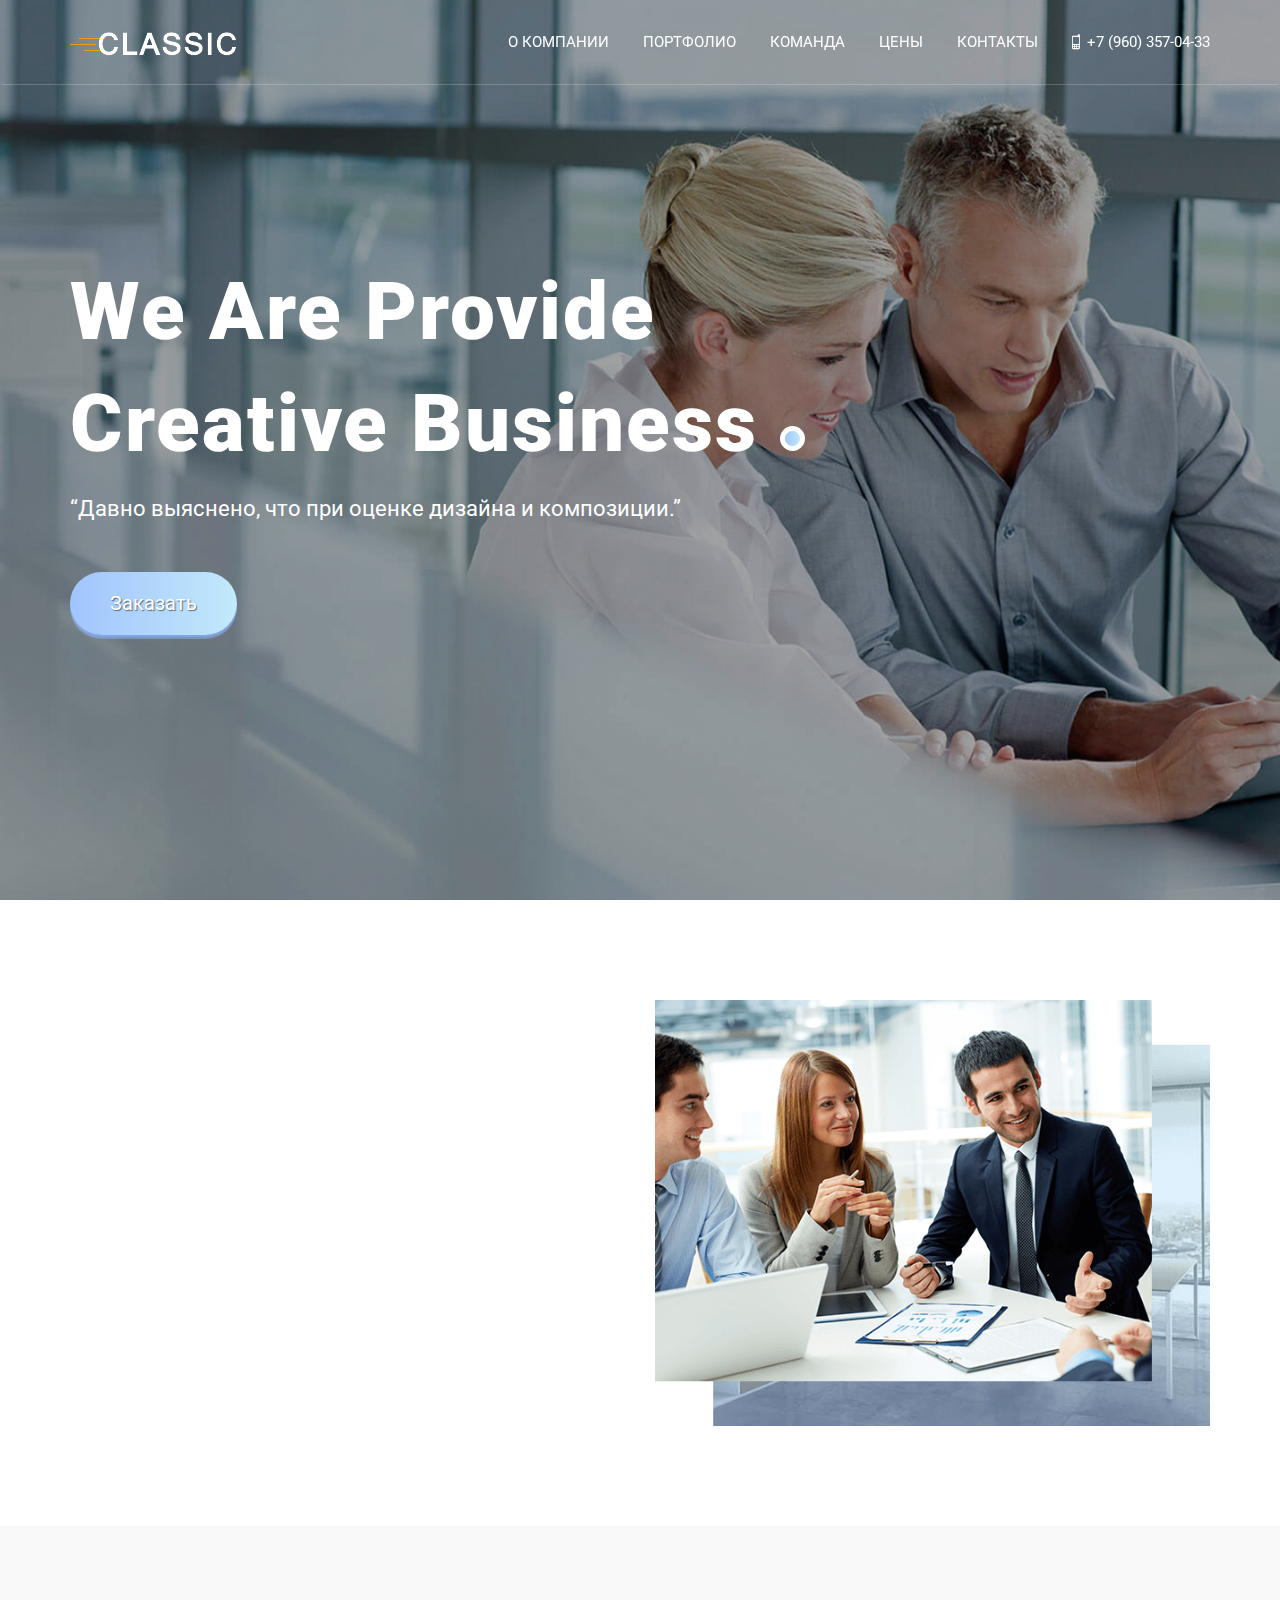
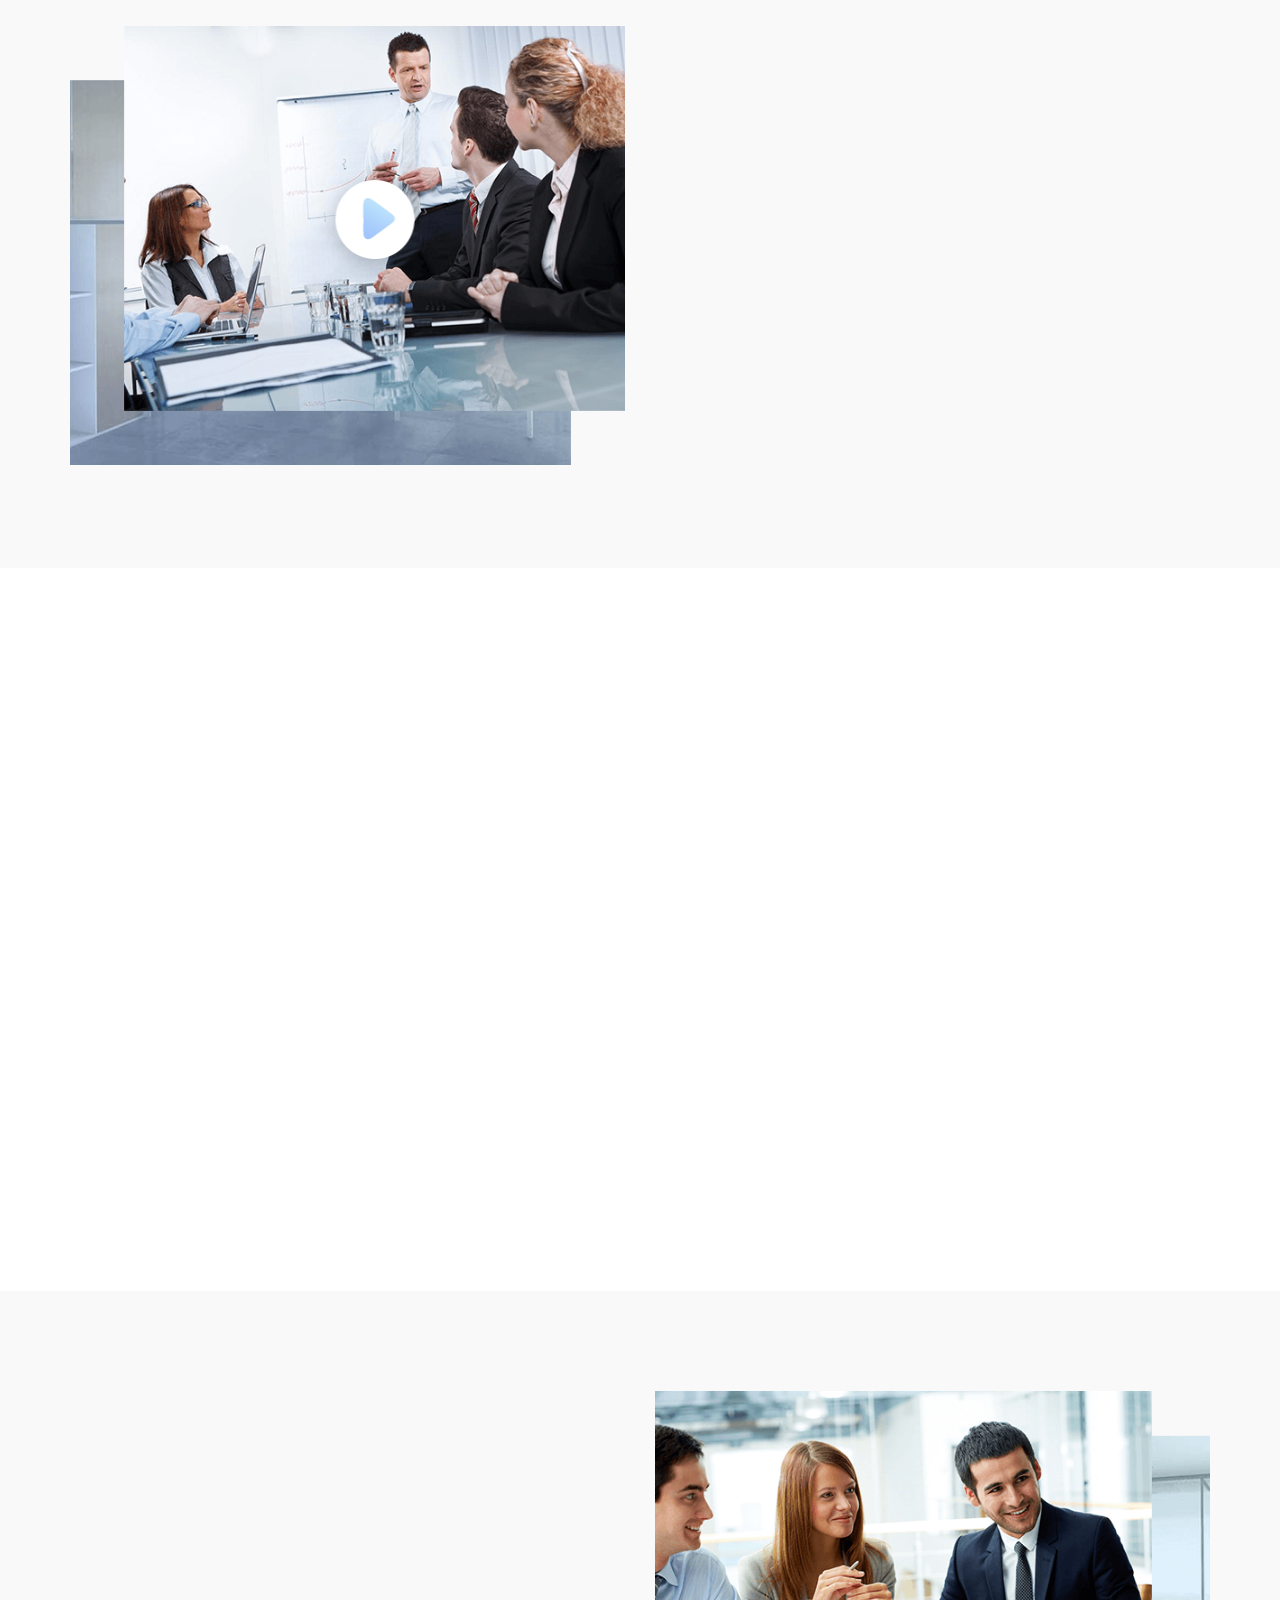
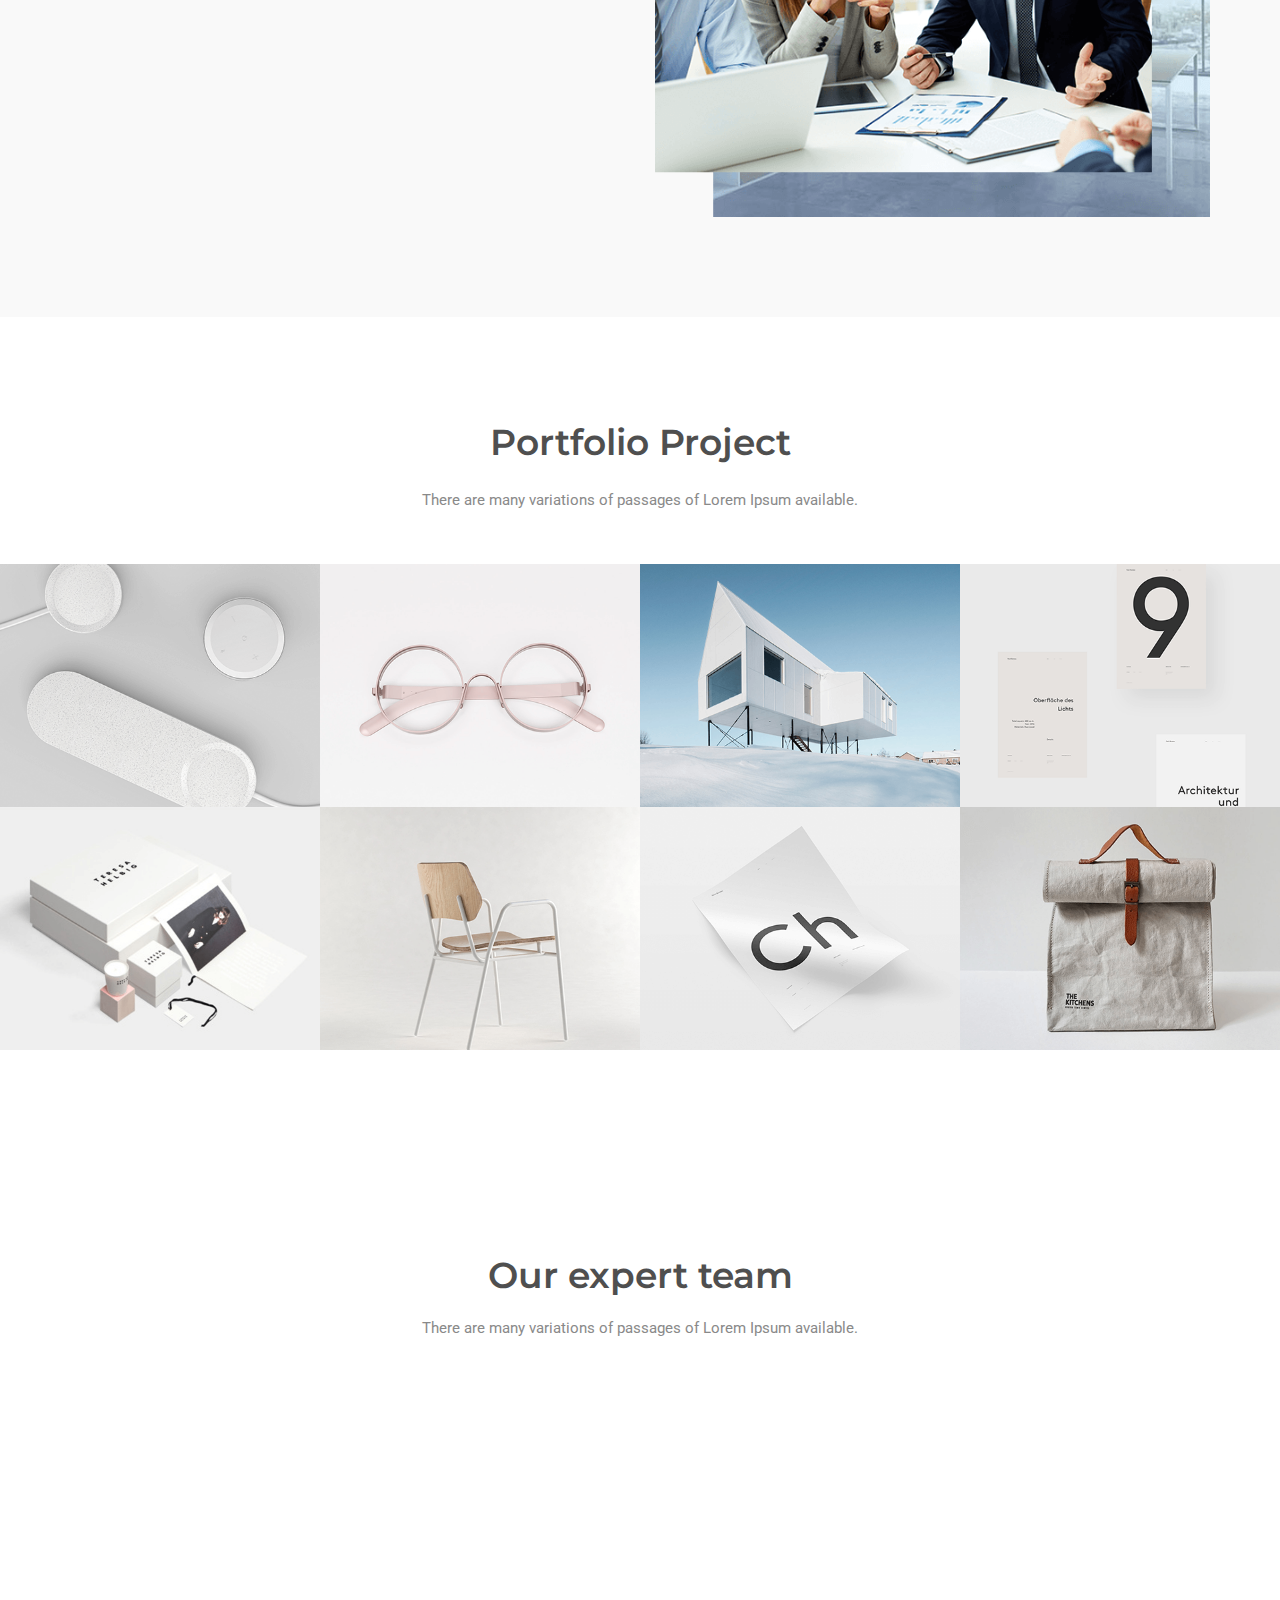
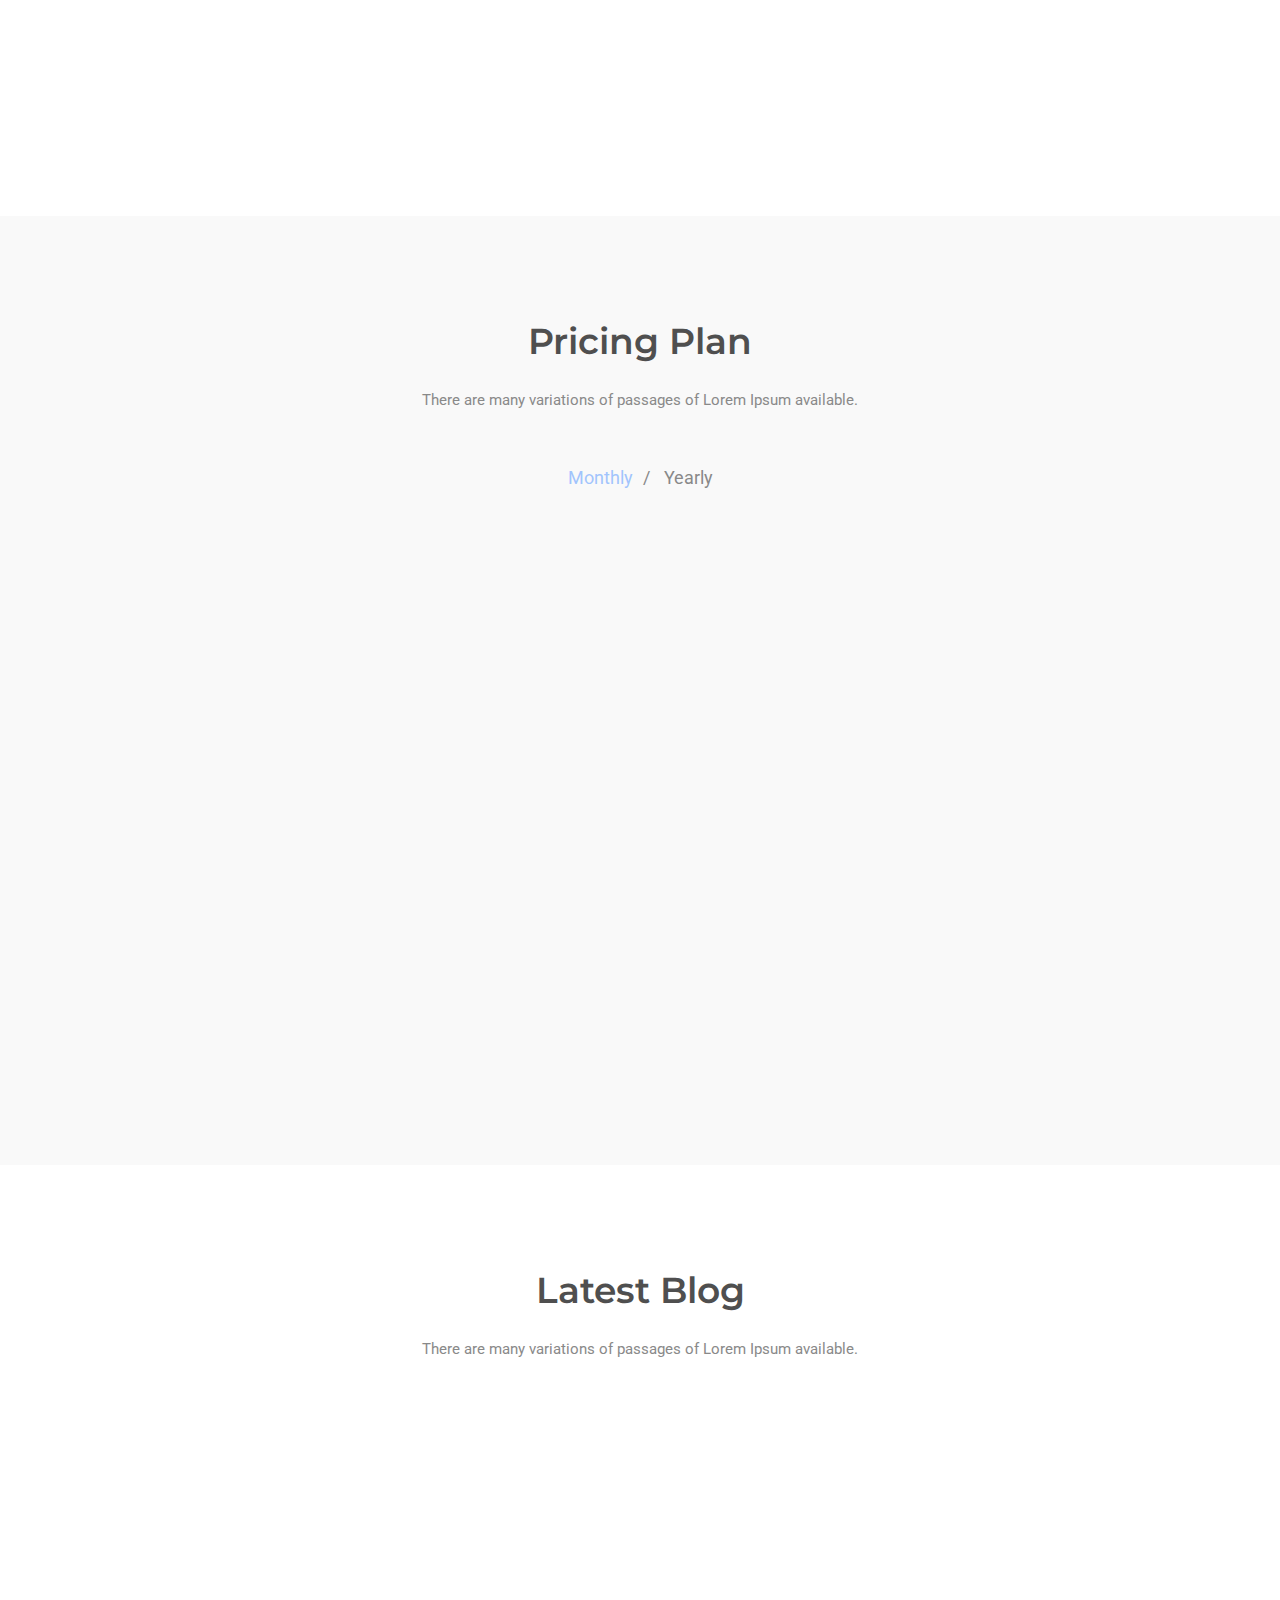
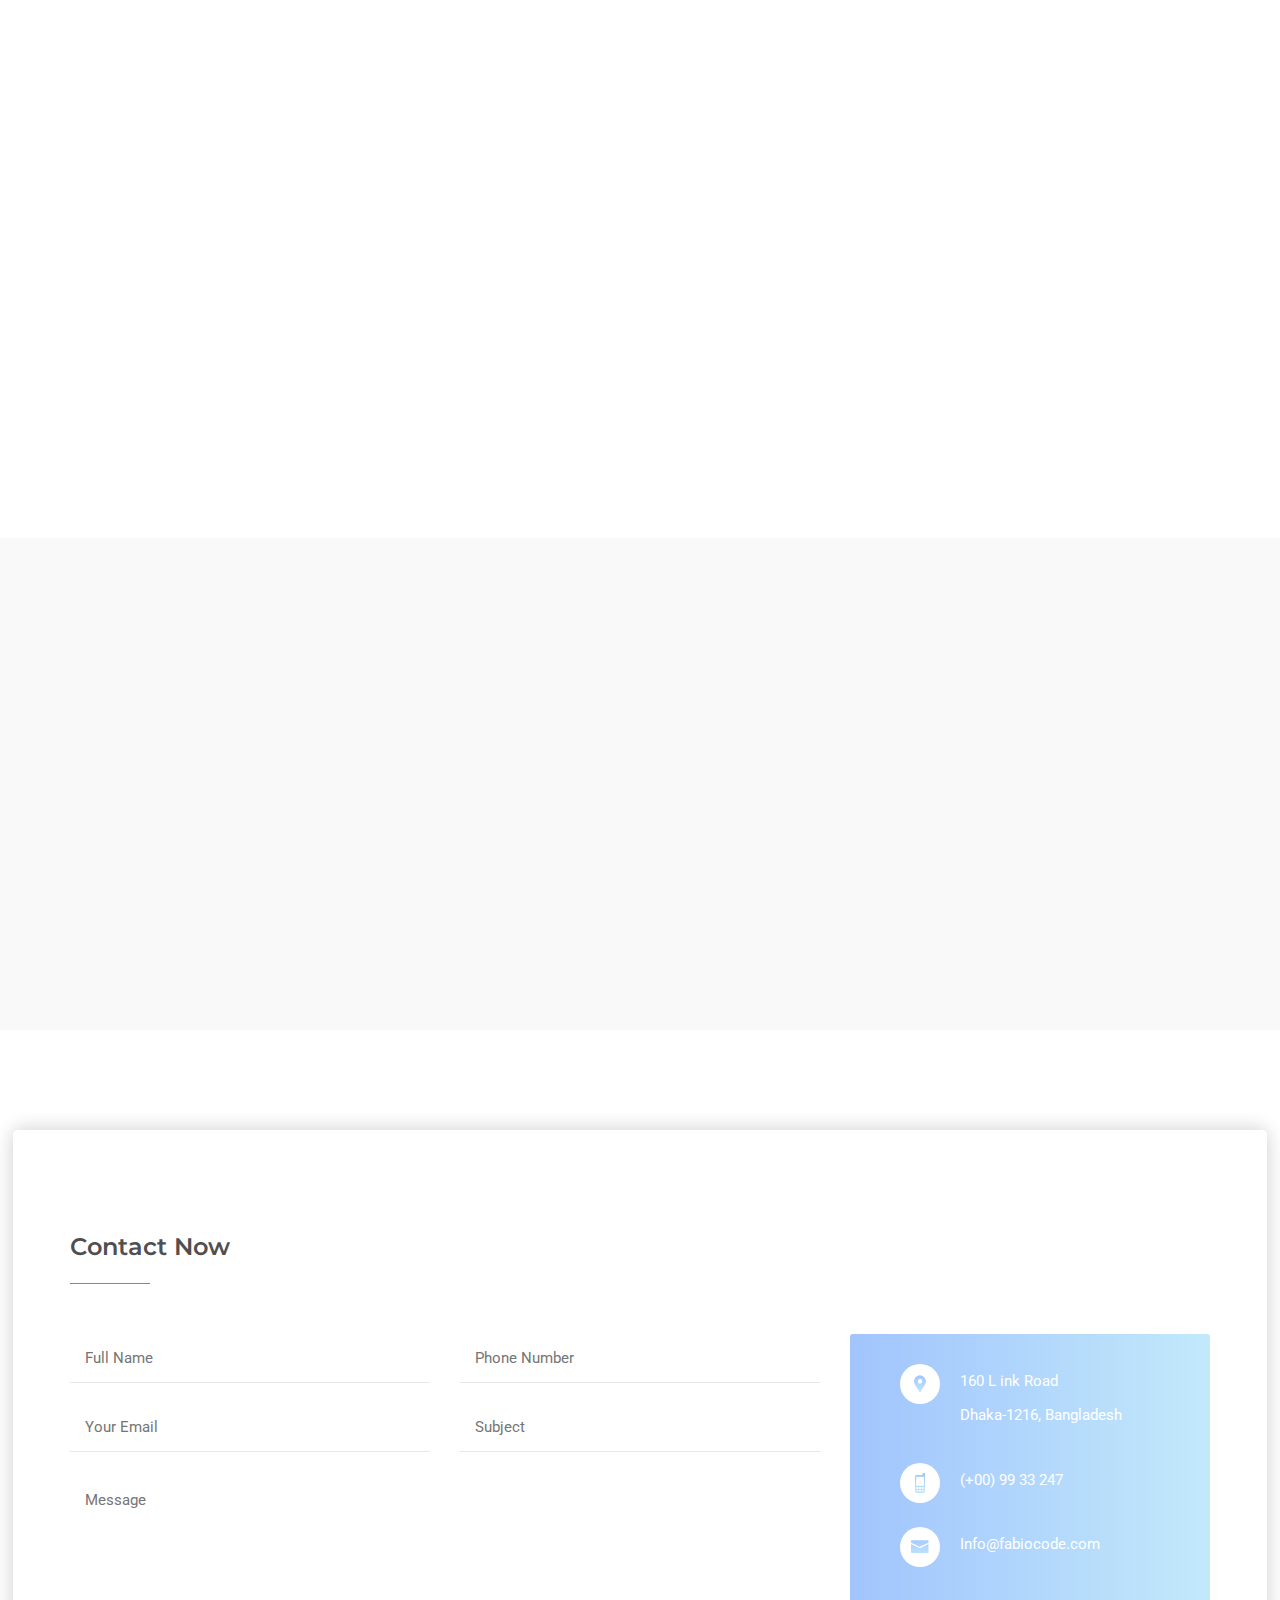
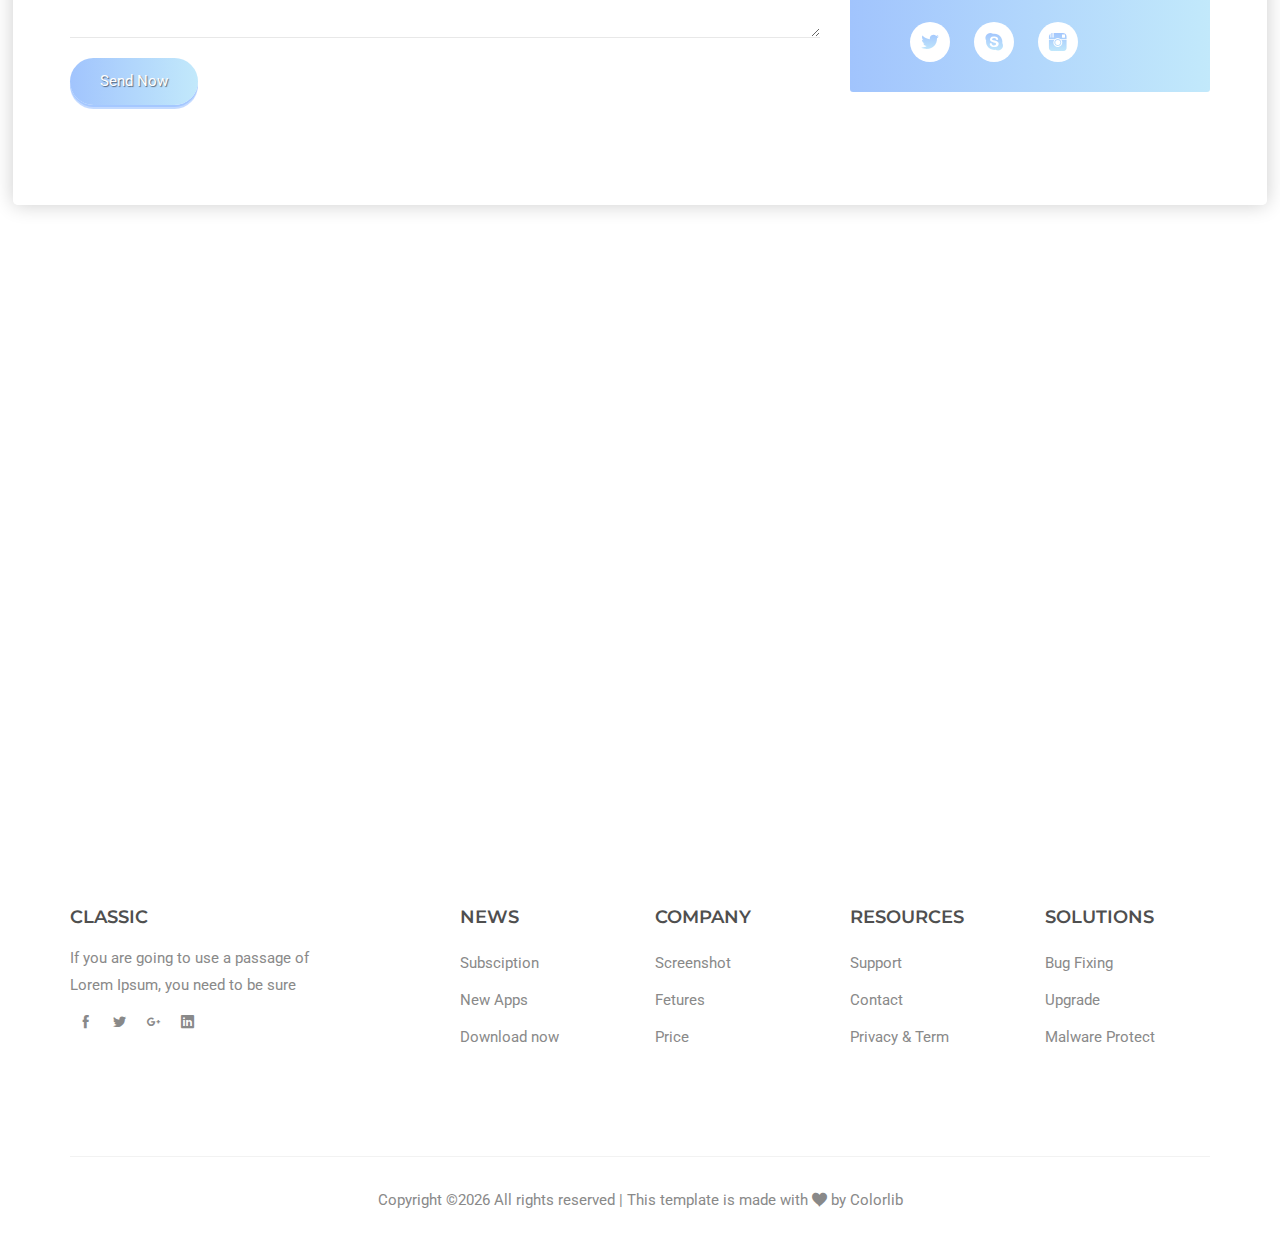
<file: templates/193382/index.html>
<!doctype html>
<html class="no-js" lang="zxx">

<head>
    <meta charset="utf-8">
    <meta name="author" content="John Doe">
    <meta name="description" content="">
    <meta name="keywords" content="HTML,CSS,XML,JavaScript">
    <meta http-equiv="x-ua-compatible" content="ie=edge">
    <meta name="viewport" content="width=device-width, initial-scale=1.0">
    <!-- Title -->
    <title>B2B | Маркетинговое агентство </title>
    <!-- Place favicon.ico in the root directory -->
    <!-- <link rel="apple-touch-icon" href="images/apple-touch-icon.png"> -->
    <link rel="shortcut icon" type="image/ico" href="favicon.ico" />
    <!-- Plugin-CSS -->
    <link rel="stylesheet" href="css/bootstrap.min.css">
    <link rel="stylesheet" href="css/owl.carousel.min.css">
    <link rel="stylesheet" href="css/icofont.css">
    <link rel="stylesheet" href="css/magnific-popup.css">
    <link rel="stylesheet" href="css/animate.css">
    <!-- Main-Stylesheets -->
    <link rel="stylesheet" href="css/normalize.css">
    <link rel="stylesheet" href="style.css">
    <link rel="stylesheet" href="css/responsive.css">
    <script src="js/vendor/modernizr-2.8.3.min.js"></script>

    <!--[if lt IE 9]>
        <script src="//oss.maxcdn.com/html5shiv/3.7.2/html5shiv.min.js"></script>
        <script src="//oss.maxcdn.com/respond/1.4.2/respond.min.js"></script>
    <![endif]-->
</head>

<body data-spy="scroll" data-target=".mainmenu-area">
    <!--Preloader-->
    <div class="preloader">
        <div class="spinner"></div>
    </div>

    <!-- Mainmenu-Area -->
    <nav class="navbar mainmenu-area" data-spy="affix" data-offset-top="197">
        <div class="container">
            <div class="row">
                <div class="col-xs-12">
                    <div id="search-box" class="collapse">
                        <form action="#">
                            <input type="search" class="form-control" placeholder="What do you want to know?">
                        </form>
                    </div>
                </div>
            </div>
            <div class="row">
                <div class="col-xs-12">
                    <div class="navbar-header smoth">
                        <button type="button" class="navbar-toggle" data-toggle="collapse" data-target="#mainmenu">
                            <span class="icon-bar"></span>
                            <span class="icon-bar"></span>
                            <span class="icon-bar"></span> 
                        </button>
                        <a class="navbar-brand" href="#home-area"><img src="images/logo.png" alt=""></a>
                    </div>
                    <div class="collapse navbar-collapse navbar-right" id="mainmenu">
                        <ul class="nav navbar-nav navbar-right help-menu">
                            <li><a href="tel:89603570433" class="tel_header"><i class="icofont icofont-ui-cell-phone"></i> +7 (960) 357-04-33</a></li>
                            <!-- <li><a href=""><i class="icofont icofont-user-alt-4"></i></a></li> -->
                            <!-- <li><a href="#search-box" data-toggle="collapse"><i class="icofont icofont-search-alt-2"></i></a></li> -->
                           <!--  <li class="select-cuntry">
                                <select name="counter" id="counter">
                                    <option value="ENG">ENG</option>
                                    <option value="BEN">BEN</option>
                                    <option value="ARA">ARA</option>
                                    <option value="ARG">ARG</option>
                                    <option value="CHV">CHV</option>
                                </select>
                            </li> -->
                        </ul>
                        <ul class="nav navbar-nav primary-menu">
                            <!-- <li class="active"><a href="#home-area">Home</a></li> -->
                            <li><a href="#about-area">О компании</a></li>
                            <li><a href="#portfolio-area">Портфолио</a></li>
                            <li><a href="#team-area">Команда</a></li>
                            <li><a href="#price-area">Цены</a></li>
                            <!-- <li><a href="#blog-area">Blog</a></li> -->
                            <li><a href="#contact-area">Контакты</a></li>
                        </ul>
                    </div>
                </div>
            </div>
        </div>
    </nav>
    <!-- Mainmenu-Area-/ -->


    <!--Header-Area-->
    <header class="header-area overlay" id="home-area">
        <div class="vcenter">
            <div class="container">
                <div class="row">
                    <div class="col-xs-12 col-sm-10 col-md-8">
                        <div class="header-text">
                            <h2 class="header-title wow fadeInUp">We Are Provide Creative Business <span class="dot"></span></h2>
                            <div class="wow fadeInUp" data-wow-delay="0.5s"><q><!-- We Mak Sure Best Business Solution For Our Client -->Давно выяснено, что при оценке дизайна и композиции.</q></div>
                            <div class="wow fadeInUp" data-wow-delay="0.7s">
                                <a href="#" class="bttn bttn-lg bttn-primary">Заказать</a>
                            </div>
                        </div>
                    </div>
                </div>
            </div>
        </div>
    </header>
    <!--Header-Area-/-->
<style>
    .overlay:after {opacity: .2;}
    .bttn {
        text-shadow: 1px 1px 1px rgba(0,0,0,.5);
    }
</style>

    <!-- About-Area -->
    <section class="section-padding" id="about-area">
        <div class="container">
            <div class="row">
                <div class="col-xs-12 col-sm-6 col-md-5">
                    <div class="page-title">
                        <h2 class="title wow fadeInUp">We Offer Quick &amp; Powerful Business Solution</h2>
                        <div class="wow fadeInUp" data-wow-delay="0.5s">
                            <p>I must explain to you how all this mistaken idea of denouncing pleasure and praising pain was born and I will give you.</p>
                        </div>
                    </div>
                    <div class="wow fadeInUp" data-wow-delay="0.7s">
                        <a href="#" class="bttn bttn-primary">Заказать</a>
                    </div>
                </div>
                <div class="hidden-xs col-sm-6 col-md-offset-1">
                    <img src="images/skill-image.png" alt="">
                    <!-- <img src="images/about-image.png" alt=""> -->
                </div>
            </div>
        </div>
    </section>
    <!-- About-Area / -->



    <section class="section-padding gray-bg">
        <div class="container">
            <div class="row">
                <div class="col-xs-12 col-sm-6">
                    <div class="video-box">
                        <img src="images/video-image.png" alt="">
                        <a href="https://www.youtube.com/watch?v=7e90gBu4pas" class="video-bttn"><img src="images/video-button.png" alt=""></a>
                    </div>
                </div>

                <div class="col-xs-12 col-sm-6 col-md-5 col-md-offset-1 wow fadeInUp">
                    <div class="page-title">
                        <h2 class="title">Why Choose Us?</h2>
                        <ul class="tabs-list">
                            <li class="active"><a data-toggle="pill" href="#our_mission">Our Mission</a></li>
                            <li><a data-toggle="pill" href="#our_vission">Our Vission</a></li>
                            <li><a data-toggle="pill" href="#our_support">Our Support</a></li>
                        </ul>
                    </div>
                    <div class="tab-content">
                        <div id="our_mission" class="tab-pane fade in active">
                            <h4 class="upper thing">SINCE WE HAVE 25 YEARS </h4>
                            <h3 class="upper">EXPERIENCE IN THIS PASSION</h3>
                            <p>Aenean rutrum, lorem sed cursus tristique, turpis velit ullamcorper ligula, id pretium elit augue in libero. Suspendisse in porttitor orci. Pellentesque vel gravida augue.</p>
                            <br />
                            <a href="#" class="bttn bttn-sm bttn-primary">Заказать</a>
                        </div>
                        <div id="our_vission" class="tab-pane fade">
                            <h4 class="upper thing">SINCE WE HAVE 25 YEARS </h4>
                            <h3 class="upper">EXPERIENCE IN THIS PASSION</h3>
                            <p>Aenean rutrum, lorem sed cursus tristique, turpis velit ullamcorper ligula, id pretium elit augue in libero. Suspendisse in porttitor orci. Pellentesque vel gravida augue.</p>
                            <br />
                            <a href="#" class="bttn bttn-sm bttn-primary">Заказать</a>
                        </div>
                        <div id="our_support" class="tab-pane fade">
                            <h4 class="upper thing">SINCE WE HAVE 25 YEARS </h4>
                            <h3 class="upper">EXPERIENCE IN THIS PASSION</h3>
                            <p>Aenean rutrum, lorem sed cursus tristique, turpis velit ullamcorper ligula, id pretium elit augue in libero. Suspendisse in porttitor orci. Pellentesque vel gravida augue.</p>
                            <br />
                            <a href="#" class="bttn bttn-sm bttn-primary">Заказать</a>
                        </div>
                    </div>
                </div>
            </div>
        </div>
    </section>



    <section class="section-padding" id="service-area">
        <div class="container">
            <div class="row">
                <div class="col-xs-12 col-sm-6 col-md-4">
                    <div class="feature-box wow fadeInUp" data-wow-delay="0.2s">
                        <div class="box-icon">
                            <i class="icofont icofont-idea"></i>
                        </div>
                        <h4>Unique Design</h4>
                        <p>Lorem ipsum dolor sit amet, consectetur adipiscing elit, sed do eiusmod tempor incididunt.</p>
                        <a href="#" class="read-more">Подробнее</a>
                    </div>
                </div>
                <div class="col-xs-12 col-sm-6 col-md-4">
                    <div class="feature-box wow fadeInUp" data-wow-delay="0.4s">
                        <div class="box-icon">
                            <i class="icofont icofont-code-alt"></i>
                        </div>
                        <h4>Clean Layout</h4>
                        <p>Lorem ipsum dolor sit amet, consectetur adipiscing elit, sed do eiusmod tempor incididunt.</p>
                        <a href="#" class="read-more">Подробнее</a>
                    </div>
                </div>
                <div class="col-xs-12 col-sm-6 col-md-4">
                    <div class="feature-box wow fadeInUp" data-wow-delay="0.6s">
                        <div class="box-icon">
                            <i class="icofont icofont-monitor"></i>
                        </div>
                        <h4>Well Responsive</h4>
                        <p>Lorem ipsum dolor sit amet, consectetur adipiscing elit, sed do eiusmod tempor incididunt.</p>
                        <a href="#" class="read-more">Подробнее</a>
                    </div>
                </div>
                <div class="col-xs-12 col-sm-6 col-md-4">
                    <div class="feature-box wow fadeInUp" data-wow-delay="1.2s">
                        <div class="box-icon">
                            <i class="icofont icofont-chart-bar-graph"></i>
                        </div>
                        <h4>Pro Developing</h4>
                        <p>Lorem ipsum dolor sit amet, consectetur adipiscing elit, sed do eiusmod tempor incididunt.</p>
                        <a href="#" class="read-more">Подробнее</a>
                    </div>
                </div>
                <div class="col-xs-12 col-sm-6 col-md-4">
                    <div class="feature-box wow fadeInUp" data-wow-delay="1s">
                        <div class="box-icon">
                            <i class="icofont icofont-files"></i>
                        </div>
                        <h4>Well Documented</h4>
                        <p>Lorem ipsum dolor sit amet, consectetur adipiscing elit, sed do eiusmod tempor incididunt.</p>
                        <a href="#" class="read-more">Подробнее</a>
                    </div>
                </div>
                <div class="col-xs-12 col-sm-6 col-md-4">
                    <div class="feature-box wow fadeInUp" data-wow-delay="0.8s">
                        <div class="box-icon">
                            <i class="icofont icofont-money-bag"></i>
                        </div>
                        <h4>Quick Marketing</h4>
                        <p>Lorem ipsum dolor sit amet, consectetur adipiscing elit, sed do eiusmod tempor incididunt.</p>
                        <a href="#" class="read-more">Подробнее</a>
                    </div>
                </div>
            </div>
        </div>
    </section>
    <style>
        .read-more {color: #a1c4fd;}
    </style>


    <!-- Skill-Area -->
    <section class="section-padding gray-bg" id="skill-area">
        <div class="container">
            <div class="row">
                <div class="col-xs-12 col-sm-6 col-md-5">
                    <div class="page-title">
                        <h2 class="title wow fadeInUp">Our Professional Skill</h2>
                        <div class="wow fadeInUp">
                            <p>There are many variations of passages of Lorem Ipsum available, but the majority have suffered alteration in some form, by injected humour, or randomised words which don't look.</p>
                        </div>
                    </div>
                    <div class="skills skills1 row">
                        <!-- main skill No. 1 -->
                        <div class="skill col-md-4 col-xs-6 wow fadeInUp" data-wow-delay="0.2s">
                            <div class="chart chart1 center" data-percent="95">
                                <span class="counter">95</span>
                            </div>
                            <h6>WebDesign</h6>
                        </div>
                        <!-- main skill No. 2 -->
                        <div class="skill col-md-4 col-xs-6 wow fadeInUp" data-wow-delay="0.4s">
                            <div class="chart chart1 center" data-percent="85">
                                <span class="counter">85</span>
                            </div>
                            <h6>Coding</h6>
                        </div>
                        <!-- main skill No. 3 -->
                        <div class="skill col-md-4 col-xs-6 wow fadeInUp" data-wow-delay="0.6s">
                            <div class="chart chart1 center" data-percent="90">
                                <span class="counter">90</span>
                            </div>
                            <h6>Developing</h6>
                        </div>
                        <!-- main skill No. 4 -->
                        <div class="skill col-md-4 col-xs-6 wow fadeInUp" data-wow-delay="1.2s">
                            <div class="chart chart1 center" data-percent="95">
                                <span class="counter">95</span>
                            </div>
                            <h6>Java Script</h6>
                        </div>
                        <!-- main skill No. 4 -->
                        <div class="skill col-md-4 col-xs-6 wow fadeInUp" data-wow-delay="1s">
                            <div class="chart chart1 center" data-percent="85">
                                <span class="counter">85</span>
                            </div>
                            <h6>Apps Design</h6>
                        </div>
                        <!-- main skill No. 4 -->
                        <div class="skill col-md-4 col-xs-6 wow fadeInUp" data-wow-delay="0.8s">
                            <div class="chart chart1 center" data-percent="90">
                                <span class="counter">90</span>
                            </div>
                            <h6>Graphics Script</h6>
                        </div>
                    </div>
                </div>
                <div class="col-xs-12 col-sm-6 col-md-offset-1">
                    <img src="images/skill-image.png" alt="">
                </div>
            </div>
        </div>
    </section>
    <!-- Skill-Area / -->





    <!-- Portfolio-Area -->
    <section class="section-padding" id="portfolio-area">
        <div class="container-fluid">
            <div class="row">
                <div class="col-xs-12 col-sm-8 col-sm-offset-2 col-md-6 col-md-offset-3">
                    <div class="page-title text-center">
                        <h2 class="title">Portfolio Project</h2>
                        <p>There are many variations of passages of Lorem Ipsum available.</p>
                    </div>
                </div>
            </div>
<!--             <div class="row">
                <div class="col-xs-12">
                    <ul class="filter-controls text-center">
                        <li class="active filter" data-filter="all">All</li>
                        <li class="active filter" data-filter=".graphics">Graphics</li>
                        <li class="filter" data-filter=".ux_ui">UI/UX</li>
                        <li class="filter" data-filter=".web_design">Web Design</li>
                        <li class="filter" data-filter=".coding">Coding</li>
                        <li class="filter" data-filter=".developing">Developing</li>
                        <li class="filter" data-filter=".photography">Photography</li>
                    </ul>
                </div>
            </div> -->
            <div class="row" id="filtering">
                <div class="col-xs-6 col-sm-4 col-md-3 mix graphics developing">
                    <div class="filter-box">
                        <div class="filter-image">
                            <img src="images/work-1.jpg" alt="">
                        </div>
                        <div class="filter-hover">
                            <h5>Print Template</h5>
                            <a href="i/gal_01.jpg" class="filter-popup" data-effect="mfp-zoom-in"></a>
                        </div>
                    </div>
                </div>
                <div class="col-xs-6 col-sm-4 col-md-3 mix ux_ui ">
                    <div class="filter-box">
                        <div class="filter-image">
                            <img src="images/work-2.jpg" alt="">
                        </div>
                        <div class="filter-hover">
                            <h5>Graphics Template</h5>
                            <a href="images/work-2.jpg" class="filter-popup" data-effect="mfp-zoom-in"></a>
                        </div>
                    </div>
                </div>
                <div class="col-xs-6 col-sm-4 col-md-3 mix graphics ">
                    <div class="filter-box">
                        <div class="filter-image">
                            <img src="images/work-3.jpg" alt="">
                        </div>
                        <div class="filter-hover">
                            <h5>Web Template</h5>
                            <a href="images/work-3.jpg" class="filter-popup" data-effect="mfp-zoom-in"></a>
                        </div>
                    </div>
                </div>
                <div class="col-xs-6 col-sm-4 col-md-3 mix ux_ui developing">
                    <div class="filter-box">
                        <div class="filter-image">
                            <img src="images/work-4.jpg" alt="">
                        </div>
                        <div class="filter-hover">
                            <h5>Developing</h5>
                            <a href="images/work-4.jpg" class="filter-popup" data-effect="mfp-zoom-in"></a>
                        </div>
                    </div>
                </div>
                <div class="col-xs-6 col-sm-4 col-md-3 mix web_design photography">
                    <div class="filter-box">
                        <div class="filter-image">
                            <img src="images/work-5.jpg" alt="">
                        </div>
                        <div class="filter-hover">
                            <h5>Photography</h5>
                            <a href="images/work-5.jpg" class="filter-popup" data-effect="mfp-zoom-in"></a>
                        </div>
                    </div>
                </div>
                <div class="col-xs-6 col-sm-4 col-md-3 mix coding">
                    <div class="filter-box">
                        <div class="filter-image">
                            <img src="images/work-6.jpg" alt="">
                        </div>
                        <div class="filter-hover">
                            <h5>Coding</h5>
                            <a href="images/work-6.jpg" class="filter-popup" data-effect="mfp-zoom-in"></a>
                        </div>
                    </div>
                </div>
                <div class="col-xs-6 col-sm-4 col-md-3 mix web_design developing">
                    <div class="filter-box">
                        <div class="filter-image">
                            <img src="images/work-7.jpg" alt="">
                        </div>
                        <div class="filter-hover">
                            <h5>Web Desing</h5>
                            <a href="images/work-7.jpg" class="filter-popup" data-effect="mfp-zoom-in"></a>
                        </div>
                    </div>
                </div>
                <div class="col-xs-6 col-sm-4 col-md-3 mix coding photography">
                    <div class="filter-box">
                        <div class="filter-image">
                            <img src="images/work-8.jpg" alt="">
                        </div>
                        <div class="filter-hover">
                            <h5>Coding</h5>
                            <a href="images/work-8.jpg" class="filter-popup" data-effect="mfp-zoom-in"></a>
                        </div>
                    </div>
                </div>
            </div>
        </div>
    </section>
    <!-- Portfolio-Area / -->



    <!-- Team-Area -->
    <section class="section-padding" id="team-area">
        <div class="container">
            <div class="row">
                <div class="col-xs-12 col-sm-8 col-sm-offset-2 col-md-6 col-md-offset-3">
                    <div class="text-center">
                        <h2 class="title">Our expert team</h2>
                        <p>There are many variations of passages of Lorem Ipsum available.</p>
                    </div>
                </div>
            </div>
            <div class="row">
                <div class="col-xs-6 col-sm-4 col-md-3">
                    <div class="team-box wow fadeInUp" data-wow-delay="0.2s">
                        <div class="team-image">
                            <img src="images/team-1.jpg" alt="">
                        </div>
                        <div class="team-hover">
                            <h5 class="t_title">Roberto Peo</h5>
                            <span class="t_sub_title">SEO Expert</span>
                            <!-- <div class='bar_group' data-max="100">
                                <div class=" bar_group__bar thick elastic" data-value="90" data-tooltip="true" data-label="Phototshop" data-show-values="true" data-unit="%"></div>
                            </div>
                            <div class='bar_group' data-max="100">
                                <div class=" bar_group__bar thick elastic" data-value="70" data-tooltip="true" data-label="Indesign" data-show-values="true" data-unit="%"></div>
                            </div>
                            <div class='bar_group' data-max="100">
                                <div class=" bar_group__bar thick elastic" data-value="50" data-tooltip="true" data-label="Illustrator" data-show-values="true" data-unit="%"></div>
                            </div> -->
                            <div class="team-social-menu">
                                <a href="#"><i class="icofont icofont-social-facebook"></i></a>
                                <a href="#"><i class="icofont icofont-social-twitter"></i></a>
                                <a href="#"><i class="icofont icofont-social-linkedin"></i></a>
                                <!-- <a href="#"><i class="icofont icofont-social-pinterest"></i></a> -->
                            </div>
                        </div>
                    </div>
                </div>
                <div class="col-xs-6 col-sm-4 col-md-3">
                    <div class="team-box wow fadeInUp" data-wow-delay="0.4s">
                        <div class="team-image">
                            <img src="images/team-2.jpg" alt="">
                        </div>
                        <div class="team-hover">
                            <h5 class="t_title">Jhon Doe</h5>
                            <span class="t_sub_title">Web Developer</span>
                            <!-- <div class='bar_group' data-max="100">
                                <div class=" bar_group__bar thick elastic" data-value="90" data-tooltip="true" data-label="Phototshop" data-show-values="true" data-unit="%"></div>
                            </div>
                            <div class='bar_group' data-max="100">
                                <div class=" bar_group__bar thick elastic" data-value="70" data-tooltip="true" data-label="Indesign" data-show-values="true" data-unit="%"></div>
                            </div>
                            <div class='bar_group' data-max="100">
                                <div class=" bar_group__bar thick elastic" data-value="50" data-tooltip="true" data-label="Illustrator" data-show-values="true" data-unit="%"></div>
                            </div> -->
                            <div class="team-social-menu">
                                <a href="#"><i class="icofont icofont-social-facebook"></i></a>
                                <a href="#"><i class="icofont icofont-social-twitter"></i></a>
                                <a href="#"><i class="icofont icofont-social-linkedin"></i></a>
                                <!-- <a href="#"><i class="icofont icofont-social-pinterest"></i></a> -->
                            </div>
                        </div>
                    </div>
                </div>
                <div class="col-xs-6 col-sm-4 col-md-3">
                    <div class="team-box wow fadeInUp" data-wow-delay="0.6s">
                        <div class="team-image">
                            <img src="images/team-3.jpg" alt="">
                        </div>
                        <div class="team-hover">
                            <h5 class="t_title">Jakia Khan</h5>
                            <span class="t_sub_title">UI/UX Designer</span>
                            <!-- <div class='bar_group' data-max="100">
                                <div class=" bar_group__bar thick elastic" data-value="90" data-tooltip="true" data-label="Phototshop" data-show-values="true" data-unit="%"></div>
                            </div>
                            <div class='bar_group' data-max="100">
                                <div class=" bar_group__bar thick elastic" data-value="70" data-tooltip="true" data-label="Indesign" data-show-values="true" data-unit="%"></div>
                            </div>
                            <div class='bar_group' data-max="100">
                                <div class=" bar_group__bar thick elastic" data-value="50" data-tooltip="true" data-label="Illustrator" data-show-values="true" data-unit="%"></div>
                            </div> -->
                            <div class="team-social-menu">
                                <a href="#"><i class="icofont icofont-social-facebook"></i></a>
                                <a href="#"><i class="icofont icofont-social-twitter"></i></a>
                                <a href="#"><i class="icofont icofont-social-linkedin"></i></a>
                                <!-- <a href="#"><i class="icofont icofont-social-pinterest"></i></a> -->
                            </div>
                        </div>
                    </div>
                </div>
                <div class="col-xs-6 col-sm-4 col-md-3">
                    <div class="team-box wow fadeInUp" data-wow-delay="0.8s">
                        <div class="team-image">
                            <img src="images/team-4.jpg" alt="">
                        </div>
                        <div class="team-hover">
                            <h5 class="t_title">Jack kalis</h5>
                            <span class="t_sub_title">Programer</span>
                            <!-- <div class='bar_group' data-max="100">
                                <div class=" bar_group__bar thick elastic" data-value="90" data-tooltip="true" data-label="Phototshop" data-show-values="true" data-unit="%"></div>
                            </div>
                            <div class='bar_group' data-max="100">
                                <div class=" bar_group__bar thick elastic" data-value="70" data-tooltip="true" data-label="Indesign" data-show-values="true" data-unit="%"></div>
                            </div>
                            <div class='bar_group' data-max="100">
                                <div class=" bar_group__bar thick elastic" data-value="50" data-tooltip="true" data-label="Illustrator" data-show-values="true" data-unit="%"></div>
                            </div> -->
                            <div class="team-social-menu">
                                <a href="#"><i class="icofont icofont-social-facebook"></i></a>
                                <a href="#"><i class="icofont icofont-social-twitter"></i></a>
                                <a href="#"><i class="icofont icofont-social-linkedin"></i></a>
                                <!-- <a href="#"><i class="icofont icofont-social-pinterest"></i></a> -->
                            </div>
                        </div>
                    </div>
                </div>
            </div>
        </div>
    </section>
    <!-- Team-Area / -->



    <!-- Price-Area -->
    <section class="section-padding gray-bg" id="price-area">
        <div class="container">
            <div class="row">
                <div class="col-xs-12 col-sm-8 col-sm-offset-2">
                    <div class="page-title text-center">
                        <h2 class="title">Pricing Plan</h2>
                        <p>There are many variations of passages of Lorem Ipsum available.</p>
                    </div>
                </div>
            </div>
            <div class="row">
                <div class="col-xs-12">
                    <ul class="price-tabs">
                        <li class="active"><a data-toggle="pill" href="#monthly">Monthly</a></li>
                        <li><a data-toggle="pill" href="#yearly">Yearly</a></li>
                    </ul>
                </div>
            </div>
            <div class="row prices tab-content">
                <div id="monthly" class="tab-pane fade in active">
                    <div class="col-xs-6 col-md-3 wow fadeInLeft" data-wow-delay="0.2s">
                        <div class="price-box">
                            <h4>Basic</h4>
                            <h3 class="amount">&#36;10 /<span>Month</span></h3>
                            <ul class="price-list">
                                <li>Free Useable</li>
                                <li>Easily can useable 10GB</li>
                                <li>Free Secuirity Service</li>
                                <li>Dedicated Useable Account</li>
                            </ul>
                            <a href="#" class="bttn bttn-sm bttn-primary">Заказать</a>
                        </div>
                    </div>
                    <div class="col-xs-6 col-md-3 wow fadeInLeft" data-wow-delay="0.4s">
                        <div class="price-box active price-box-act">
                            <h4>Premium</h4>
                            <h3 class="amount">&#36;50 /<span>Month</span></h3>
                            <ul class="price-list">
                                <li>Free Useable</li>
                                <li>Easily can useable 10GB</li>
                                <li>Free Secuirity Service</li>
                                <li>Dedicated Useable Account</li>
                            </ul>
                            <a href="#" class="bttn bttn-sm bttn-primary">Заказать</a>
                        </div>
                    </div>
                    <div class="col-xs-6 col-md-3 wow fadeInLeft" data-wow-delay="0.6s">
                        <div class="price-box">
                            <h4>Business</h4>
                            <h3 class="amount">&#36;80 /<span>Month</span></h3>
                            <ul class="price-list">
                                <li>Free Useable</li>
                                <li>Easily can useable 10GB</li>
                                <li>Free Secuirity Service</li>
                                <li>Dedicated Useable Account</li>
                            </ul>
                            <a href="#" class="bttn bttn-sm bttn-primary">Заказать</a>
                        </div>
                    </div>
                    <div class="col-xs-6 col-md-3 wow fadeInLeft" data-wow-delay="0.8s">
                        <div class="price-box">
                            <h4>Ultimate</h4>
                            <h3 class="amount">&#36;100 /<span>Month</span></h3>
                            <ul class="price-list">
                                <li>Free Useable</li>
                                <li>Easily can useable 10GB</li>
                                <li>Free Secuirity Service</li>
                                <li>Dedicated Useable Account</li>
                            </ul>
                            <a href="#" class="bttn bttn-sm bttn-primary">Заказать</a>
                        </div>
                    </div>
                </div>
                <div id="yearly" class="tab-pane fade">
                    <div class="col-xs-6 col-md-3 wow fadeInLeft" data-wow-delay="0.2s">
                        <div class="price-box">
                            <h4>Basic</h4>
                            <h3 class="amount">&#36;10 /<span>Year</span></h3>
                            <ul class="price-list">
                                <li>Free Useable</li>
                                <li>Easily can useable 10GB</li>
                                <li>Free Secuirity Service</li>
                                <li>Dedicated Useable Account</li>
                            </ul>
                            <a href="#" class="bttn bttn-sm bttn-primary">Заказать</a>
                        </div>
                    </div>
                    <div class="col-xs-6 col-md-3 wow fadeInLeft" data-wow-delay="0.4s">
                        <div class="price-box active price-box-act">
                            <h4>Premium</h4>
                            <h3 class="amount">&#36;50 /<span>Year</span></h3>
                            <ul class="price-list">
                                <li>Free Useable</li>
                                <li>Easily can useable 10GB</li>
                                <li>Free Secuirity Service</li>
                                <li>Dedicated Useable Account</li>
                            </ul>
                            <a href="#" class="bttn bttn-sm bttn-primary">Заказать</a>
                        </div>
                    </div>
                    <div class="col-xs-6 col-md-3 wow fadeInLeft" data-wow-delay="0.6s">
                        <div class="price-box">
                            <h4>Business</h4>
                            <h3 class="amount">&#36;80 /<span>Year</span></h3>
                            <ul class="price-list">
                                <li>Free Useable</li>
                                <li>Easily can useable 10GB</li>
                                <li>Free Secuirity Service</li>
                                <li>Dedicated Useable Account</li>
                            </ul>
                            <a href="#" class="bttn bttn-sm bttn-primary">Заказать</a>
                        </div>
                    </div>
                    <div class="col-xs-6 col-md-3 wow fadeInLeft" data-wow-delay="0.8s">
                        <div class="price-box">
                            <h4>Ultimate</h4>
                            <h3 class="amount">&#36;100 /<span>Year</span></h3>
                            <ul class="price-list">
                                <li>Free Useable</li>
                                <li>Easily can useable 10GB</li>
                                <li>Free Secuirity Service</li>
                                <li>Dedicated Useable Account</li>
                            </ul>
                            <a href="#" class="bttn bttn-sm bttn-primary">Заказать</a>
                        </div>
                    </div>
                </div>

            </div>
        </div>
    </section>
    <!-- Price-Area -->
<style>
    .price-box {
        margin: 3px;
        box-sizing: border-box;
        border: 2px solid #c2e9fb;
    }
    .price-box:hover {
        border: 2px solid #a1c4fd;
    }
    .price-box-act {
    padding: 60px 30px;
    margin-top: 0;
    margin-bottom: 0;
    border-radius: 5px;
    position: relative;
    -webkit-box-shadow: 0 0 20px 0 rgba(0, 0, 0, 0.12);
    box-shadow: 0 0 20px 0 rgba(0, 0, 0, 0.12);
    z-index: 9;
    border: 2px solid #a1c4fd;
}
.price-tabs li.active a {
    color: #a1c4fd;
}
.price-box .amount, .price-box .price-list li:before {
    color: #a1c4fd;
}
</style>

    <!-- Blog-area -->
    <section class="section-padding" id="blog-area">
        <div class="container">
            <div class="row">
                <div class="col-xs-12 col-sm-8 col-sm-offset-2 col-md-6 col-md-offset-3">
                    <div class="page-title text-center">
                        <h2 class="title">Latest Blog</h2>
                        <p>There are many variations of passages of Lorem Ipsum available.</p>
                    </div>
                </div>
            </div>
            <div class="row">
                <div class="col-xs-12 col-md-6 wow fadeInUp">
                    <div class="blog-box">
                        <div class="blog-image">
                            <img src="images/blog-md-1.jpg" alt="">
                        </div>
                        <div class="blog-details">
                            <h4><a href="#">Business Consultance Meetup, 10 Jan, 2016</a></h4>
                            <p>Sed ut perspiciatis unde omnis iste natus error sit voluptatem accusantium doloremque laudantium, totam rem aperiam, eaque ipsa quae ab illo inventore veritatis et quasi architecto beatae.</p>
                        </div>
                    </div>
                </div>
                <div class="col-xs-12 col-md-6 wow fadeInUp" data-wow-delay="0.2s">
                    <div class="blog-box">
                        <div class="blog-image">
                            <img src="i/bl_02.jpg" alt="">
                        </div>
                        <div class="blog-details">
                            <h4><a href="#">Business Consultance Meetup, 10 Jan, 2016</a></h4>
                            <p>Sed ut perspiciatis unde omnis iste natus error sit voluptatem accusantium doloremque laudantium, totam rem aperiam, eaque ipsa quae ab illo inventore veritatis et quasi architecto beatae.</p>
                        </div>
                    </div>
                </div>
                <!-- <div class="col-xs-12 col-md-6">
                    <div class="blog-lists">
                        <div class="blog-list wow fadeInUp" data-wow-delay="0.2s">
                            <div class="blog-list-image">
                                <img src="images/blog-th-1.jpg" alt="">
                            </div>
                            <h5><a href="#">On Graphics Design Post</a></h5>
                            <div class="blog-list-meta"> <i class="icofont icofont-ui-calendar"></i> 16 JUNE 2016</div>
                            <p>It is a long established fact that a reader will be distracted by the readable content.</p>
                        </div>
                        <div class="blog-list wow fadeInUp" data-wow-delay="0.4s">
                            <div class="blog-list-image">
                                <img src="images/blog-th-2.jpg" alt="">
                            </div>
                            <h5><a href="#">On Graphics Design Post</a></h5>
                            <div class="blog-list-meta"> <i class="icofont icofont-ui-calendar"></i> 16 JUNE 2016</div>
                            <p>It is a long established fact that a reader will be distracted by the readable content.</p>
                        </div>
                        <div class="blog-list wow fadeInUp" data-wow-delay="0.6s">
                            <div class="blog-list-image">
                                <img src="images/blog-th-3.jpg" alt="">
                            </div>
                            <h5><a href="#">On Graphics Design Post</a></h5>
                            <div class="blog-list-meta"> <i class="icofont icofont-ui-calendar"></i> 16 JUNE 2016</div>
                            <p>It is a long established fact that a reader will be distracted by the readable content.</p>
                        </div>
                    </div>
                </div> -->
            </div>
        </div>
    </section>
    <!-- Blog-area / -->
<style>#blog-area .blog-box { -webkit-box-shadow: 0 0 20px 0 rgba(0, 0, 0, 0.22);
       box-shadow: 0 0 20px 0 rgba(0, 0, 0, 0.22);transition: ease .3s all;}
       #blog-area .blog-box:hover { -webkit-box-shadow: 0 0 20px 0 rgba(0, 0, 0, 0.32);
       box-shadow: 0 0 20px 0 rgba(0, 0, 0, 0.32);}
</style>

    <section class="section-padding gray-bg">
        <div class="container">
            <div class="row counters">
                <div class="col-xs-6 col-sm-6 col-md-3">
                    <div class="count-box wow fadeInUp" data-wow-delay="0.2s">
                        <div class="count-icon">
                            <i class="icofont icofont-bag-alt"></i>
                        </div>
                        <span class="count_title">Project Complete</span>
                        <h2 class="count">1172</h2>
                    </div>
                </div>
                <div class="col-xs-6 col-sm-6 col-md-3">
                    <div class="count-box wow fadeInUp" data-wow-delay="0.4s">
                        <div class="count-icon">
                            <i class="icofont icofont-emo-simple-smile"></i>
                        </div>
                        <span class="count_title">Happy Client’S</span>
                        <h2 class="count">1000</h2>
                    </div>
                </div>
                <div class="col-xs-6 col-sm-6 col-md-3">
                    <div class="count-box wow fadeInUp" data-wow-delay="0.6s">
                        <div class="count-icon">
                            <i class="icofont icofont-businessman"></i>
                        </div>
                        <span class="count_title">Total Client’s</span>
                        <h2 class="count">1200</h2>
                    </div>
                </div>
                <div class="col-xs-6 col-sm-6 col-md-3">
                    <div class="count-box wow fadeInUp" data-wow-delay="0.8s">
                        <div class="count-icon">
                            <i class="icofont icofont-money"></i>
                        </div>
                        <span class="count_title">Wining Award</span>
                        <h2 class="count">1172</h2>
                    </div>
                </div>
            </div>
        </div>
    </section>

    <!-- Contact-Area -->
    <section class="section-padding sec_10" id="contact-area">
        <div class="contact-area">
            <div class="container">
                <div class="row">
                    <div class="col-xs-12">
                        <div class="page-title">
                            <h3 class="bar-title">Contact Now</h3>
                        </div>
                    </div>
                </div>
                <div class="row">
                    <div class="col-xs-12 col-md-8">
                        <div class="contact-form">
                            <form action="process.php" id="contact-form" method="post">
                                <div class="form-double">
                                    <input type="text" id="form-name" name="form-name" placeholder="Full Name" required="required">
                                    <input type="number" placeholder="Phone Number">
                                </div>
                                <div class="form-double">
                                    <input type="email" name="form-email" name="email" id="form-email" placeholder="Your Email" required="required">
                                    <input type="text" name="form-subject" id="form-subject" placeholder="Subject" required="required">
                                </div>
                                <textarea name="form-message" id="message" id="form-message" rows="5" required="required" placeholder="Message"></textarea>
                                <button class="bttn bttn-primary">Send Now</button>
                            </form>
                        </div>
                    </div>
                    <div class="col-xs-12 col-md-4">
                        <div class="contact-info">
                            <ul class="info">
                                <li>
                                    <span class="info-icon">
                                        <i class="icofont icofont-social-google-map"></i>
                                    </span> 160 L ink Road <br /> Dhaka-1216, Bangladesh
                                </li>
                                <li>
                                    <span class="info-icon">
                                        <i class="icofont icofont-ui-cell-phone"></i>
                                    </span> (+00) 99 33 247
                                </li>
                                <li>
                                    <span class="info-icon">
                                        <i class="icofont icofont-envelope"></i>
                                    </span> Info@fabiocode.com
                                </li>
                            </ul>
                            <div class="social-menu-2">
                                <a href="#"><i class="icofont icofont-social-twitter"></i></a>
                                <a href="#"><i class="icofont icofont-social-skype"></i></a>
                                <a href="#"><i class="icofont icofont-social-instagram"></i></a>
                            </div>
                        </div>
                    </div>
                </div>
            </div>
        </div>
    </section>
        <style>
        #maps{overflow: hidden;}.contact-area {margin-bottom: -100px;}
        .sec_10 {background-image: url(images/header-bg.jpg);
                background-repeat: no-repeat;
                -webkit-background-size: cover;
                background-size: cover;
                background-position: center;
                position: relative; 
                background-attachment: fixed;
        }
        .sec_10::before {
            position: absolute; 
            top: 0; 
            left: 0;    
            z-index: 1; 
            width: 100%;    
            height: 100%;   
            content: '';
            background-color: rgba(255,255,255,.8);
        }
        .contact-area:before {
           background-color: rgba(255,255,255,.8); 
        }
    </style>
    <!-- Contact-Area / -->
    <div id="maps"></div>


    <!-- Footer-Area -->
    <footer class="footer-area">
        <div class="footer-top section-padding">
            <div class="container">
                <div class="row">
                    <div class="col-xs-12 col-md-3">
                        <div class="footer-text">
                            <h4 class="upper">Classic</h4>
                            <p>If you are going to use a passage of Lorem Ipsum, you need to be sure</p>
                            <div class="social-menu">
                                <a href="#"><i class="icofont icofont-social-facebook"></i></a>
                                <a href="#"><i class="icofont icofont-social-twitter"></i></a>
                                <a href="#"><i class="icofont icofont-social-google-plus"></i></a>
                                <a href="#"><i class="icofont icofont-social-linkedin"></i></a>
                            </div>
                        </div>
                    </div>
                    <div class="col-xs-6 col-md-2 col-md-offset-1">
                        <div class="footer-single">
                            <h4 class="upper">News</h4>
                            <ul>
                                <li><a href="#">Subsciption</a></li>
                                <li><a href="#">New Apps</a></li>
                                <li><a href="#">Download now</a></li>
                            </ul>
                        </div>
                    </div>
                    <div class="col-xs-6 col-md-2">
                        <div class="footer-single">
                            <h4 class="upper">Company</h4>
                            <ul>
                                <li><a href="#">Screenshot</a></li>
                                <li><a href="#">Fetures</a></li>
                                <li><a href="#">Price</a></li>
                            </ul>
                        </div>
                    </div>
                    <div class="col-xs-6 col-md-2">
                        <div class="footer-single">
                            <h4 class="upper">Resources</h4>
                            <ul>
                                <li><a href="#">Support</a></li>
                                <li><a href="#">Contact</a></li>
                                <li><a href="#">Privacy &amp; Term</a></li>
                            </ul>
                        </div>
                    </div>
                    <div class="col-xs-6 col-md-2">
                        <div class="footer-single">
                            <h4 class="upper">Solutions</h4>
                            <ul>
                                <li><a href="#">Bug Fixing</a></li>
                                <li><a href="#">Upgrade</a></li>
                                <li><a href="#">Malware Protect</a></li>
                            </ul>
                        </div>
                    </div>
                </div>
            </div>
        </div>
        <div class="footer-bottom">
            <div class="container">
                <div class="row">
                    <div class="col-xs-12">
                        <!-- Link back to Colorlib can't be removed. Template is licensed under CC BY 3.0. -->
                        <p class="copyright">Copyright &copy;<script>document.write(new Date().getFullYear());</script> All rights reserved | This template is made with <i class="icofont icofont-heart-alt" aria-hidden="true"></i> by <a href="https://colorlib.com" target="_blank">Colorlib</a></p>
                        <!-- Link back to Colorlib can't be removed. Template is licensed under CC BY 3.0. -->
                    </div>
                </div>
            </div>
        </div>
    </footer>
    <!-- Footer-Area / -->


    <!--Vendor-JS-->
    <script src="js/vendor/jquery-1.12.4.min.js"></script>
    <script src="js/vendor/bootstrap.min.js"></script>
    <!--Plugin-JS-->
    <script src="js/owl.carousel.min.js"></script>
    <script src="js/appear.js"></script>
    <script src="js/bars.js"></script>
    <script src="js/waypoints.min.js"></script>
    <script src="js/counterup.min.js"></script>
    <script src="js/easypiechart.min.js"></script>
    <script src="js/mixitup.min.js"></script>
    <script src="js/contact-form.js"></script>
    <script src="js/scrollUp.min.js"></script>
    <script src="js/magnific-popup.min.js"></script>
    <script src="js/wow.min.js"></script>
    <!--Main-active-JS-->
    <script src="js/main.js"></script>
    <!-- <script async defer src="https://maps.googleapis.com/maps/api/js?key=AIzaSyDXZ3vJtdK6aKAEWBovZFe4YKj1SGo9V20&callback=initMap"></script> -->
    <!-- <script src="js/maps.js"></script> -->

    <script>setTimeout(function() {$("#maps").html('<iframe src="https://www.google.com/maps/embed?pb=!1m18!1m12!1m3!1d3144.956396146388!2d46.027868808913226!3d51.53502414295873!2m3!1f0!2f0!3f0!3m2!1i1024!2i768!4f13.1!3m3!1m2!1s0x4114c7c6d1d558f3%3A0x92b906aa35fa0e1!2z0YPQuy4g0JzQvtGB0LrQvtCy0YHQutCw0Y8sIDg4LCDQodCw0YDQsNGC0L7Qsiwg0KHQsNGA0LDRgtC-0LLRgdC60LDRjyDQvtCx0LsuLCA0MTAwMDM!5e1!3m2!1sru!2sru!4v1555588985826!5m2!1sru!2sru" width="100%" height="600" frameborder="0" style="border:0" allowfullscreen></iframe>')}, 4000);</script>
</body>

</html>
</file>
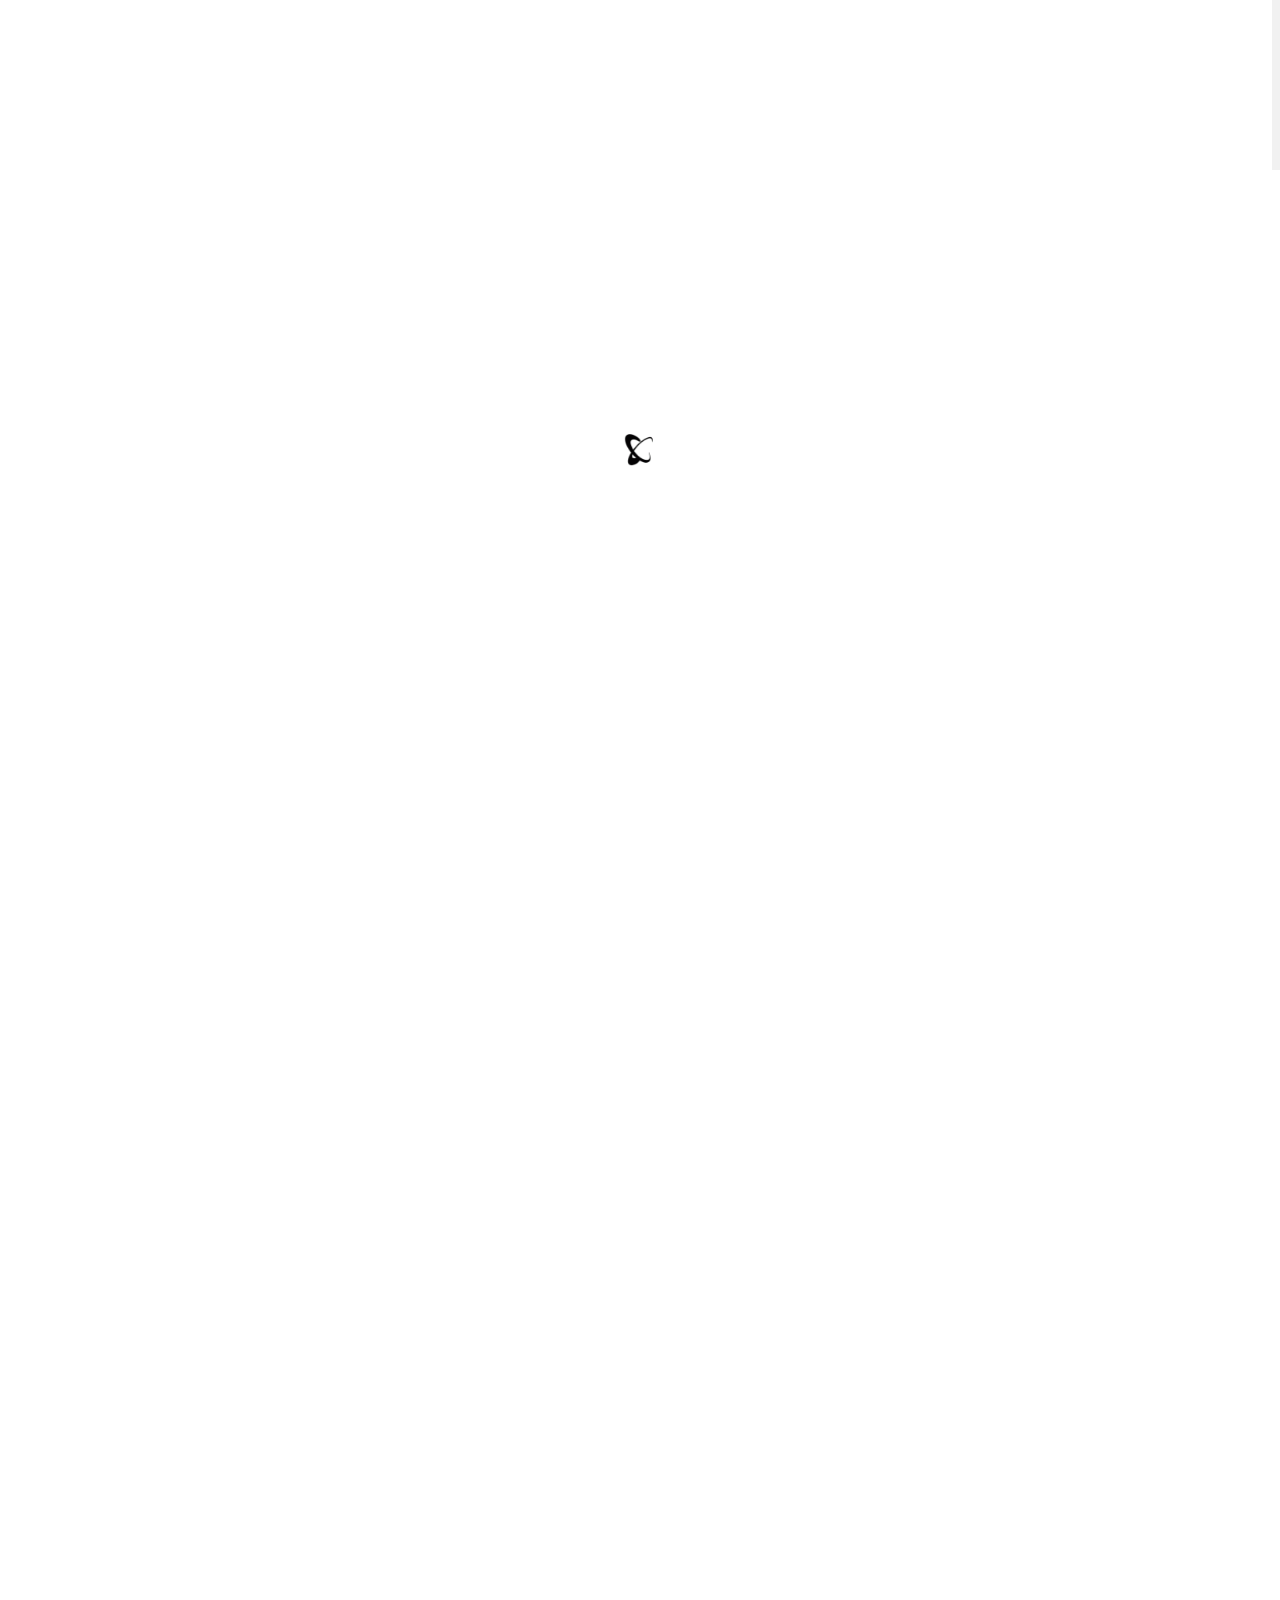
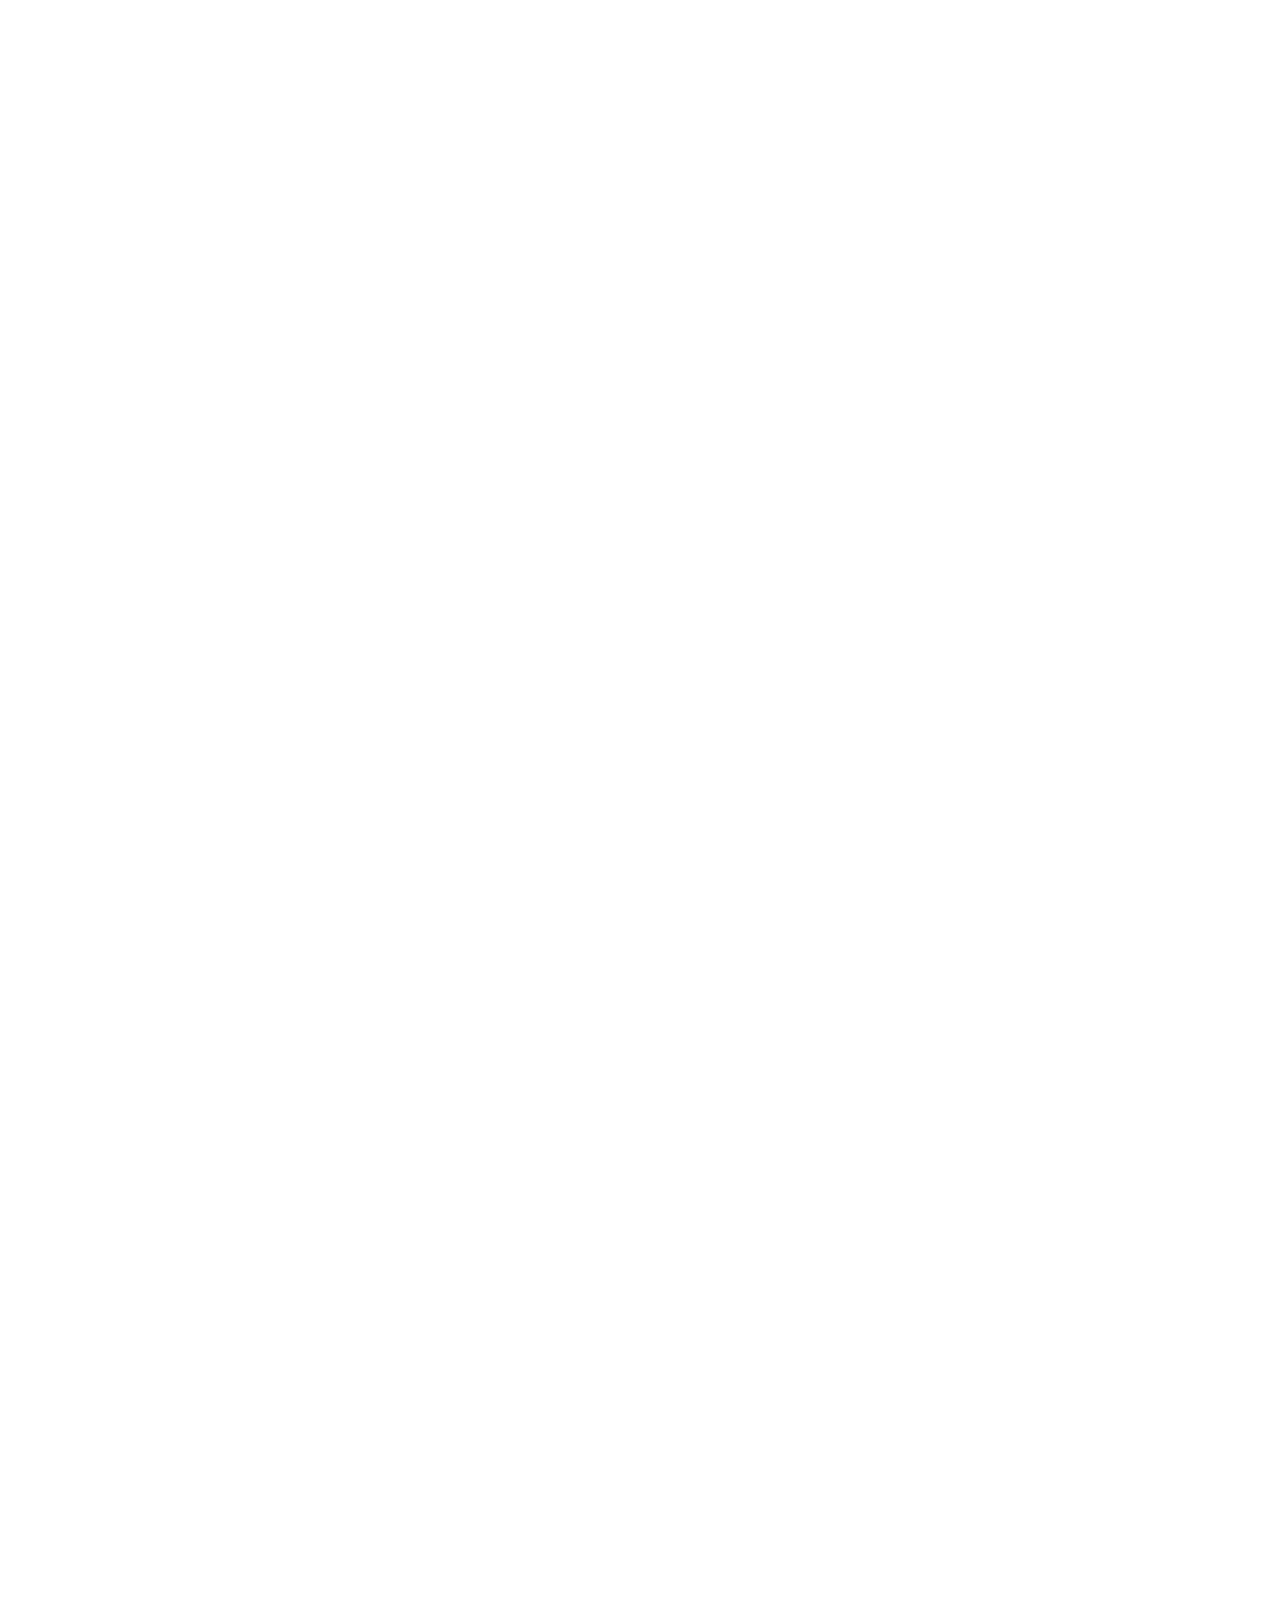
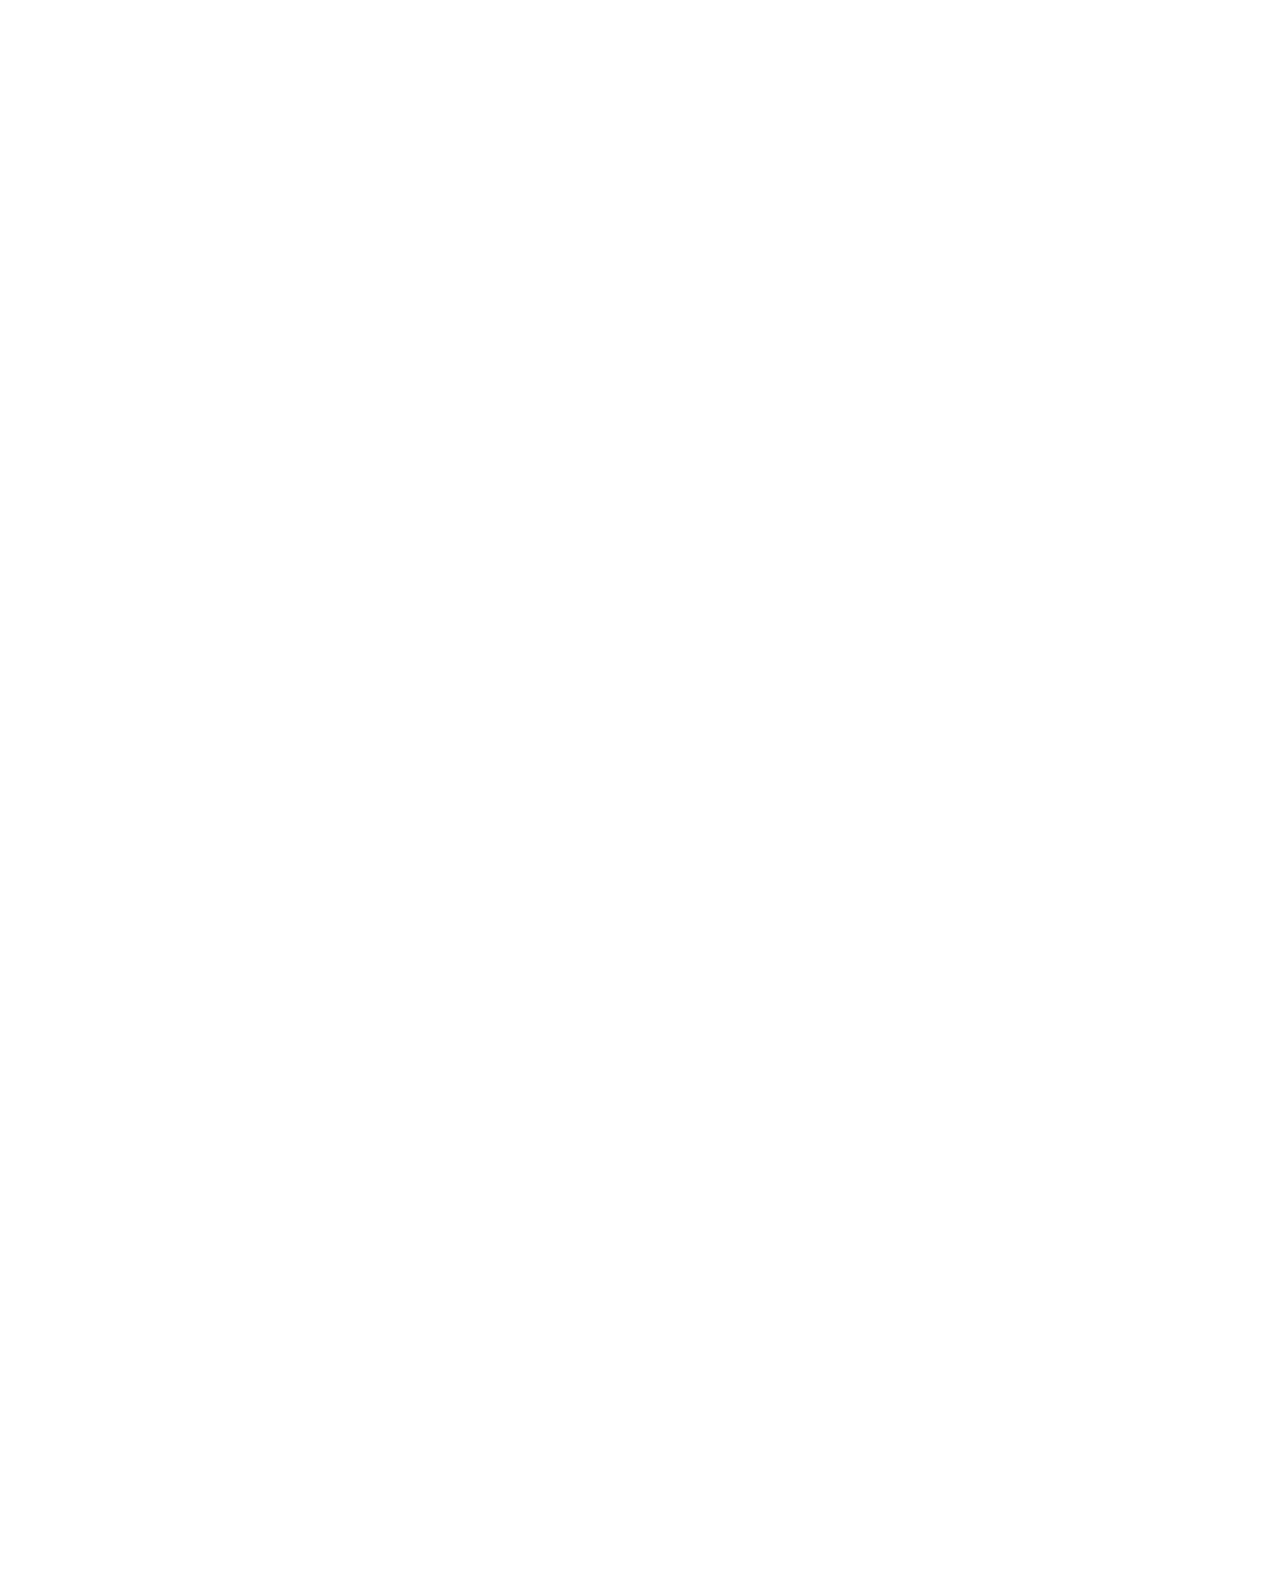
<file: templates/193383/index.html>
<!DOCTYPE html>
<html lang="en">
<head>
	
	<meta charset="utf-8">
	<title>White | responsive bootstrap3 html5 one page template</title>
    <meta name="viewport" content="width=device-width, initial-scale=1.0">
	<meta name="description" content="">
	<meta name="author" content="">
	
	<link rel="shortcut icon" href="images/favicon.ico">
    
	<!-- CSS -->
	<link href="css/bootstrap.min.css" rel="stylesheet" type="text/css" />
	<link href="css/flexslider.css" rel="stylesheet" type="text/css" />
	<link href="css/prettyPhoto.css" rel="stylesheet" type="text/css" />
	<link href="css/animate.css" rel="stylesheet" type="text/css" media="all" />
    <link href="css/owl.carousel.css" rel="stylesheet">
	<link href="css/style.css" rel="stylesheet" type="text/css" />
    
	<!-- FONTS -->
	<link href='http://fonts.googleapis.com/css?family=Roboto:400,100,100italic,300,300italic,400italic,500italic,700,500,700italic,900,900italic' rel='stylesheet' type='text/css'>
	<link href="http://netdna.bootstrapcdn.com/font-awesome/4.0.3/css/font-awesome.css" rel="stylesheet">	
    
	<!-- SCRIPTS -->
	<!--[if IE]><script src="http://html5shiv.googlecode.com/svn/trunk/html5.js"></script><![endif]-->
    <!--[if IE]><html class="ie" lang="en"> <![endif]-->
	
	<script src="js/jquery.min.js" type="text/javascript"></script>
	<script src="js/bootstrap.min.js" type="text/javascript"></script>
	<script src="js/jquery.prettyPhoto.js" type="text/javascript"></script>
	<script src="js/jquery.nicescroll.min.js" type="text/javascript"></script>
	<script src="js/superfish.min.js" type="text/javascript"></script>
	<script src="js/jquery.flexslider-min.js" type="text/javascript"></script>
	<script src="js/owl.carousel.js" type="text/javascript"></script>
	<script src="js/animate.js" type="text/javascript"></script>
	<script src="js/jquery.BlackAndWhite.js"></script>
	<script src="js/myscript.js" type="text/javascript"></script>
	<script>
		
		//PrettyPhoto
		jQuery(document).ready(function() {
			$("a[rel^='prettyPhoto']").prettyPhoto();
		});
		
		//BlackAndWhite
		$(window).load(function(){
			$('.client_img').BlackAndWhite({
				hoverEffect : true, // default true
				// set the path to BnWWorker.js for a superfast implementation
				webworkerPath : false,
				// for the images with a fluid width and height 
				responsive:true,
				// to invert the hover effect
				invertHoverEffect: false,
				// this option works only on the modern browsers ( on IE lower than 9 it remains always 1)
				intensity:1,
				speed: { //this property could also be just speed: value for both fadeIn and fadeOut
					fadeIn: 300, // 200ms for fadeIn animations
					fadeOut: 300 // 800ms for fadeOut animations
				},
				onImageReady:function(img) {
					// this callback gets executed anytime an image is converted
				}
			});
		});
		
	</script>
	
</head>
<body>

<!-- PRELOADER -->
<img id="preloader" src="images/preloader.gif" alt="" />
<!-- //PRELOADER -->
<div class="preloader_hide">

	<!-- PAGE -->
	<div id="page">
	
		<!-- HEADER -->
		<header>
			
			<!-- MENU BLOCK -->
			<div class="menu_block">
			
				<!-- CONTAINER -->
				<div class="container clearfix">
					
					<!-- LOGO -->
					<div class="logo pull-left">
						<a href="index.html" ><span class="b1">w</span><span class="b2">h</span><span class="b3">i</span><span class="b4">t</span><span class="b5">e</span></a>
					</div><!-- //LOGO -->
					
					<!-- SEARCH FORM -->
					<div id="search-form" class="pull-right">
						<form method="get" action="#">
							<input type="text" name="Search" value="Search" onFocus="if (this.value == 'Search') this.value = '';" onBlur="if (this.value == '') this.value = 'Search';" />
						</form>
					</div><!-- SEARCH FORM -->
					
					<!-- MENU -->
					<div class="pull-right">
						<nav class="navmenu center">
							<ul>
								<li class="first active scroll_btn"><a href="#home" >Home</a></li>
								<li class="scroll_btn"><a href="#about" >About Us</a></li>
								<li class="scroll_btn"><a href="#projects" >Projects</a></li>
								<li class="scroll_btn"><a href="#team" >Team</a></li>
								<li class="scroll_btn"><a href="#news" >News</a></li>
								<li class="scroll_btn last"><a href="#contacts" >Contacts</a></li>
								<li class="sub-menu">
									<a href="javascript:void(0);" >Pages</a>
									<ul>
										<li><a href="blog.html" >Blog</a></li>
										<li><a href="blog-post.html" >Blog Post</a></li>
										<li><a href="portfolio-post.html" >Portfolio Single Work</a></li>
									</ul>
								</li>
							</ul>
						</nav>
					</div><!-- //MENU -->
				</div><!-- //MENU BLOCK -->
			</div><!-- //CONTAINER -->
		</header><!-- //HEADER -->
		
		
		<!-- HOME -->
		<section id="home" class="padbot0">
				
			<!-- TOP SLIDER -->
			<div class="flexslider top_slider">
				<ul class="slides">
					<li class="slide1">
						<div class="flex_caption1">
							<p class="title1 captionDelay2 FromTop">Creative</p>
							<p class="title2 captionDelay4 FromTop">White</p>
							<p class="title3 captionDelay6 FromTop">Templates</p>
							<p class="title4 captionDelay7 FromBottom">The template is suitable for any company and the direction that appreciates style, purity and quality of the web site.</p>
						</div>
						<a class="slide_btn FromRight" href="javascript:void(0);" >Read More</a>
					<li class="slide2">
						<div class="flex_caption1">
							<p class="title1 captionDelay6 FromLeft">Responsive</p>
							<p class="title2 captionDelay4 FromLeft">Design</p>
							<p class="title3 captionDelay2 FromLeft">Theme</p>
							<p class="title4 captionDelay7 FromLeft">The template is suitable for any company and the direction that appreciates style, purity and quality of the web site.</p>
						</div>
						<a class="slide_btn FromRight" href="javascript:void(0);" >Read More</a>
					</li>
					<li class="slide3">
						<div class="flex_caption1">
							<p class="title1 captionDelay1 FromBottom">Amazing</p>
							<p class="title2 captionDelay2 FromBottom">Video</p>
							<p class="title3 captionDelay3 FromBottom">Background</p>
							<p class="title4 captionDelay5 FromBottom">The template is suitable for any company and the direction that appreciates style, purity and quality of the web site.</p>
						</div>
						<a class="slide_btn FromRight" href="javascript:void(0);" >Read More</a>
						
						<!-- VIDEO BACKGROUND -->
						<a id="P2" class="player" data-property="{videoURL:'tDvBwPzJ7dY',containment:'.top_slider .slide3',autoPlay:true, mute:true, startAt:0, opacity:1}" ></a>
						<!-- //VIDEO BACKGROUND -->
					</li>
				</ul>
			</div>
			<div id="carousel">
				<ul class="slides">
					<li><img src="images/slider/slide1_bg.jpg" alt="" /></li>
					<li><img src="images/slider/slide2_bg.jpg" alt="" /></li>
					<li><img src="images/slider/slide3_bg.jpg" alt="" /></li>
				</ul>
			</div><!-- //TOP SLIDER -->
		</section><!-- //HOME -->
		
		
		<!-- ABOUT -->
		<section id="about">
			
			<!-- SERVICES -->
			<div class="services_block padbot40" data-appear-top-offset="-200" data-animated="fadeInUp">
				
				<!-- CONTAINER -->
				<div class="container">
				
					<!-- ROW -->
					<div class="row">
						<div class="col-lg-3 col-md-3 col-sm-6 col-xs-6 col-ss-12 margbot30">
							<a class="services_item" href="javascript:void(0);" >
								<p><b>Easy</b> Customize</p>
								<span>Quality and very comfortable design, does not hurt the eyes and pleasant to use.</span>
							</a>
						</div>
						<div class="col-lg-3 col-md-3 col-sm-6 col-xs-6 col-ss-12 margbot30">
							<a class="services_item" href="javascript:void(0);" >
								<p><b>Modern</b> Design</p>
								<span>Quality and unique design that meets all the requirements and trends of modern web design.</span>
							</a>
						</div>
						<div class="col-lg-3 col-md-3 col-sm-6 col-xs-6 col-ss-12 margbot30">
							<a class="services_item" href="javascript:void(0);" >
								<p><b>Responsive</b> Design</p>
								<span>Design that will be equally beautifully displayed on all your devices, tablet, smartphone or computer.</span>
							</a>
						</div>
						<div class="col-lg-3 col-md-3 col-sm-6 col-xs-6 col-ss-12 margbot30">
							<a class="services_item" href="javascript:void(0);" >
								<p><b>Free</b> Updates & Support</p>
								<span>Hour and great support template. You can always ask a question and we will help you.</span>
							</a>
						</div>
					</div><!-- //ROW -->
				</div><!-- //CONTAINER -->
			</div><!-- //SERVICES -->
			
			<!-- CLEAN CODE -->
			<div class="cleancode_block">
				
				<!-- CONTAINER -->
				<div class="container" data-appear-top-offset="-200" data-animated="fadeInUp">
					
					<!-- CASTOM TAB -->
					<div id="myTabContent" class="tab-content">
						<div class="tab-pane fade in active clearfix" id="tab1">
							<p class="title"><b>Clean</b> Code</p>
							<span>We tried to make very high-quality product and so our code is very neat and clean. Whatever anyone could improve and modify the template to your liking.</span>
						</div>
						<div class="tab-pane fade clearfix" id="tab2">
							<p class="title"><b>Technical</b> Support</p>
							<span>We tried to make very high-quality product and so our code is very neat and clean. Whatever anyone could improve and modify the template to your liking.</span>
						</div>
						<div class="tab-pane fade clearfix" id="tab3">
							<p class="title"><b>Responsive</b></p>
							<span>We tried to make very high-quality product and so our code is very neat and clean. Whatever anyone could improve and modify the template to your liking.</span>
						</div>
						<div class="tab-pane fade clearfix" id="tab4">
							<p class="title"><b>Documentation</b></p>
							<span>We tried to make very high-quality product and so our code is very neat and clean. Whatever anyone could improve and modify the template to your liking.</span>
						</div>
						<div class="tab-pane fade clearfix" id="tab5">
							<p class="title"><b>Quality</b></p>
							<span>We tried to make very high-quality product and so our code is very neat and clean. Whatever anyone could improve and modify the template to your liking.</span>
						</div>
						<div class="tab-pane fade clearfix" id="tab6">
							<p class="title"><b>Support</b></p>
							<span>We tried to make very high-quality product and so our code is very neat and clean. Whatever anyone could improve and modify the template to your liking.</span>
						</div>
					</div>
					<ul id="myTab" class="nav nav-tabs">
						<li class="active"><a class="i1" href="#tab1" data-toggle="tab" ><i></i><span>Clean Code</span></a></li>
						<li><a class="i2" href="#tab2" data-toggle="tab" ><i></i><span>Support</span></a></li>
						<li><a class="i3" href="#tab3" data-toggle="tab" ><i></i><span>Responsive</span></a></li>
						<li><a class="i4" href="#tab4" data-toggle="tab" ><i></i><span>Documentation</span></a></li>
						<li><a class="i5" href="#tab5" data-toggle="tab" ><i></i><span>Quality</span></a></li>
						<li><a class="i6" href="#tab6" data-toggle="tab" ><i></i><span>Support</span></a></li>
					</ul><!-- CASTOM TAB -->
				</div><!-- //CONTAINER -->
			</div><!-- //CLEAN CODE -->
			
			<!-- MULTI PURPOSE -->
			<div class="purpose_block">
				
				<!-- CONTAINER -->
				<div class="container">
					
					<!-- ROW -->
					<div class="row">
					
						<div class="col-lg-7 col-md-7 col-sm-7" data-appear-top-offset="-200" data-animated="fadeInLeft">
							<h2><b>Multi-purpose</b> WordPress Theme</h2>
							<p>We tried to make very high-quality product and so our code is very neat and clean. Whatever anyone could improve and modify the template to your liking.</p>
							<p>Sed ut perspiciatis unde omnis iste natus error sit voluptatem accusantium doloremque laudantium, totam rem aperiam, eaque ipsa quae ab illo inventore veritatis et quasi architecto beatae vitae dicta sunt explicabo.</p>
							<a class="btn btn-active" href="javascript:void(0);" ><span data-hover="Yes I want it">Byu This theme</span></a>
							<a class="btn" href="javascript:void(0);" >View more templates</a>
						</div>
						
						<div class="col-lg-5 col-md-5 col-sm-5 ipad_img_in" data-appear-top-offset="-200" data-animated="fadeInRight">
							<img class="ipad_img1" src="images/img1.png" alt="" />
						</div>
					</div><!-- //ROW -->
				</div><!-- //CONTAINER -->
			</div><!-- //MULTI PURPOSE -->
		</section><!-- //ABOUT -->
		
		
		<!-- PROJECTS -->
		<section id="projects" class="padbot20">
		
			<!-- CONTAINER -->
			<div class="container">
				<h2><b>Featured</b> Works</h2>
			</div><!-- //CONTAINER -->
			
				
			<div class="projects-wrapper" data-appear-top-offset="-200" data-animated="fadeInUp">
				<!-- PROJECTS SLIDER -->
				<div class="owl-demo owl-carousel projects_slider">
					
					<!-- work1 -->
					<div class="item">
						<div class="work_item">
							<div class="work_img">
								<img src="images/works/1.jpg" alt="" />
								<a class="zoom" href="images/works/1.jpg" rel="prettyPhoto[portfolio1]" ></a>
							</div>
							<div class="work_description">
								<div class="work_descr_cont">
									<a href="portfolio-post.html" >Ginger Beast</a>
									<span>17 March, 2041</span>
								</div>
							</div>
						</div>
					</div><!-- //work1 -->
					
					<!-- work2 -->
					<div class="item">
						<div class="work_item">
							<div class="work_img">
								<img src="images/works/2.jpg" alt="" />
								<a class="zoom" href="images/works/2.jpg" rel="prettyPhoto[portfolio1]" ></a>
							</div>
							<div class="work_description">
								<div class="work_descr_cont">
									<a href="portfolio-post.html" >Ginger Beast</a>
									<span>17 March, 2041</span>
								</div>
							</div>
						</div>
					</div><!-- //work2 -->
					
					<!-- work3 -->
					<div class="item">
						<div class="work_item">
							<div class="work_img">
								<img src="images/works/3.jpg" alt="" />
								<a class="zoom" href="images/works/3.jpg" rel="prettyPhoto[portfolio1]" ></a>
							</div>
							<div class="work_description">
								<div class="work_descr_cont">
									<a href="portfolio-post.html" >Ginger Beast</a>
									<span>17 March, 2041</span>
								</div>
							</div>
						</div>
					</div><!-- //work3 -->
					
					<!-- work4 -->
					<div class="item">
						<div class="work_item">
							<div class="work_img">
								<img src="images/works/4.jpg" alt="" />
								<a class="zoom" href="images/works/4.jpg" rel="prettyPhoto[portfolio1]" ></a>
							</div>
							<div class="work_description">
								<div class="work_descr_cont">
									<a href="portfolio-post.html" >Ginger Beast</a>
									<span>17 March, 2041</span>
								</div>
							</div>
						</div>
					</div><!-- //work4 -->
					
					<!-- work5 -->
					<div class="item">
						<div class="work_item">
							<div class="work_img">
								<img src="images/works/5.jpg" alt="" />
								<a class="zoom" href="images/works/5.jpg" rel="prettyPhoto[portfolio1]" ></a>
							</div>
							<div class="work_description">
								<div class="work_descr_cont">
									<a href="portfolio-post.html" >Ginger Beast</a>
									<span>17 March, 2041</span>
								</div>
							</div>
						</div>
					</div><!-- //work5 -->
					
					<!-- work6 -->
					<div class="item">
						<div class="work_item">
							<div class="work_img">
								<img src="images/works/6.jpg" alt="" />
								<a class="zoom" href="images/works/6.jpg" rel="prettyPhoto[portfolio1]" ></a>
							</div>
							<div class="work_description">
								<div class="work_descr_cont">
									<a href="portfolio-post.html" >Ginger Beast</a>
									<span>17 March, 2041</span>
								</div>
							</div>
						</div>
					</div><!-- //work6 -->
					
					<!-- work7 -->
					<div class="item">
						<div class="work_item">
							<div class="work_img">
								<img src="images/works/7.jpg" alt="" />
								<a class="zoom" href="images/works/7.jpg" rel="prettyPhoto[portfolio1]" ></a>
							</div>
							<div class="work_description">
								<div class="work_descr_cont">
									<a href="portfolio-post.html" >Ginger Beast</a>
									<span>17 March, 2041</span>
								</div>
							</div>
						</div>
					</div><!-- //work7 -->
				</div><!-- //PROJECTS SLIDER -->
			</div>
			
			
			<!-- OUR CLIENTS -->
			<div class="our_clients">
			
				<!-- CONTAINER -->
				<div class="container" data-appear-top-offset="-200" data-animated="fadeInUp">
					
					<!-- ROW -->
					<div class="row">
						<div class="col-lg-2 col-md-2 col-sm-2 client_img">
							<img src="images/clients/1.jpg" alt="" />
						</div>
						<div class="col-lg-2 col-md-2 col-sm-2 client_img">
							<img src="images/clients/2.jpg" alt="" />
						</div>
						<div class="col-lg-2 col-md-2 col-sm-2 client_img">
							<img src="images/clients/3.jpg" alt="" />
						</div>
						<div class="col-lg-2 col-md-2 col-sm-2 client_img">
							<img src="images/clients/4.jpg" alt="" />
						</div>
						<div class="col-lg-2 col-md-2 col-sm-2 client_img">
							<img src="images/clients/5.jpg" alt="" />
						</div>
						<div class="col-lg-2 col-md-2 col-sm-2 client_img">
							<img src="images/clients/6.jpg" alt="" />
						</div>
					</div><!-- //ROW -->
				</div><!-- CONTAINER -->
			</div><!-- //OUR CLIENTS -->
		</section><!-- //PROJECTS -->
		
		
		<!-- TEAM -->
		<section id="team">
		
			<!-- CONTAINER -->
			<div class="container">
				<h2><b>Our</b> Team</h2>
				
				<!-- ROW -->
				<div class="row" data-appear-top-offset="-200" data-animated="fadeInUp">
						
					<!-- TEAM SLIDER -->
					<div class="owl-demo owl-carousel team_slider">
				
						<!-- crewman1 -->
						<div class="item">
							<div class="crewman_item">
								<div class="crewman">
									<img src="images/team/1.jpg" alt="" />
								</div>
								<div class="crewman_descr center">
									<div class="crewman_descr_cont">
										<p>Sarah Brown</p>
										<span>Director</span>
									</div>
								</div>
								<div class="crewman_social">
									<a href="javascript:void(0);" ><i class="fa fa-twitter"></i></a>
									<a href="javascript:void(0);" ><i class="fa fa-facebook-square"></i></a>
								</div>
							</div>
						</div><!-- crewman1 -->
						
						<!-- crewman2 -->
						<div class="item">
							<div class="crewman_item">
								<div class="crewman">
									<img src="images/team/2.jpg" alt="" />
								</div>
								<div class="crewman_descr center">
									<div class="crewman_descr_cont">
										<p>David Jones</p>
										<span>Creative Director</span>
									</div>
								</div>
								<div class="crewman_social">
									<a href="javascript:void(0);" ><i class="fa fa-google-plus"></i></a>
									<a href="javascript:void(0);" ><i class="fa fa-twitter"></i></a>
									<a href="javascript:void(0);" ><i class="fa fa-facebook-square"></i></a>
								</div>
							</div>
						</div><!-- crewman1 -->
						
						<!-- crewman3 -->
						<div class="item">
							<div class="crewman_item">
								<div class="crewman">
									<img src="images/team/3.jpg" alt="" />
								</div>
								<div class="crewman_descr center">
									<div class="crewman_descr_cont">
										<p>Kate Smith</p>
										<span>Manager</span>
									</div>
								</div>
								<div class="crewman_social">
									<a href="javascript:void(0);" ><i class="fa fa-twitter"></i></a>
									<a href="javascript:void(0);" ><i class="fa fa-facebook-square"></i></a>
								</div>
							</div>
						</div><!-- crewman3 -->
						
						<!-- crewman4 -->
						<div class="item">
							<div class="crewman_item">
								<div class="crewman">
									<img src="images/team/4.jpg" alt="" />
								</div>
								<div class="crewman_descr center">
									<div class="crewman_descr_cont">
										<p>Peter Parker</p>
										<span>Manager</span>
									</div>
								</div>
								<div class="crewman_social">
									<a href="javascript:void(0);" ><i class="fa fa-twitter"></i></a>
									<a href="javascript:void(0);" ><i class="fa fa-facebook-square"></i></a>
								</div>
							</div>
						</div><!-- crewman4 -->
						
						<!-- crewman5 -->
						<div class="item">
							<div class="crewman_item">
								<div class="crewman">
									<img src="images/team/5.jpg" alt="" />
								</div>
								<div class="crewman_descr center">
									<div class="crewman_descr_cont">
										<p>Jim Moss</p>
										<span>Designer</span>
									</div>
								</div>
								<div class="crewman_social">
									<a href="javascript:void(0);" ><i class="fa fa-google-plus"></i></a>
									<a href="javascript:void(0);" ><i class="fa fa-twitter"></i></a>
									<a href="javascript:void(0);" ><i class="fa fa-facebook-square"></i></a>
								</div>
							</div>
						</div><!-- crewman5 -->
						
						<!-- crewman6 -->
						<div class="item">
							<div class="crewman_item">
								<div class="crewman">
									<img src="images/team/6.jpg" alt="" />
								</div>
								<div class="crewman_descr center">
									<div class="crewman_descr_cont">
										<p>John Marks</p>
										<span>Designer</span>
									</div>
								</div>
								<div class="crewman_social">
									<a href="javascript:void(0);" ><i class="fa fa-twitter"></i></a>
									<a href="javascript:void(0);" ><i class="fa fa-facebook-square"></i></a>
								</div>
							</div>
						</div><!-- crewman6 -->
						
						<!-- crewman7 -->
						<div class="item">
							<div class="crewman_item">
								<div class="crewman">
									<img src="images/team/7.jpg" alt="" />
								</div>
								<div class="crewman_descr center">
									<div class="crewman_descr_cont">
										<p>Joe Mades</p>
										<span>Developer</span>
									</div>
								</div>
								<div class="crewman_social">
									<a href="javascript:void(0);" ><i class="fa fa-twitter"></i></a>
									<a href="javascript:void(0);" ><i class="fa fa-facebook-square"></i></a>
								</div>
							</div>
						</div><!-- crewman7 -->
						
						<!-- crewman8 -->
						<div class="item">
							<div class="crewman_item">
								<div class="crewman">
									<img src="images/team/8.jpg" alt="" />
								</div>
								<div class="crewman_descr center">
									<div class="crewman_descr_cont">
										<p>Julia Anderson</p>
										<span>Developer</span>
									</div>
								</div>
								<div class="crewman_social">
									<a href="javascript:void(0);" ><i class="fa fa-google-plus"></i></a>
									<a href="javascript:void(0);" ><i class="fa fa-twitter"></i></a>
									<a href="javascript:void(0);" ><i class="fa fa-facebook-square"></i></a>
								</div>
							</div>
						</div><!-- crewman8 -->
					</div><!-- TEAM SLIDER -->
				</div><!-- //ROW -->
			</div><!-- //CONTAINER -->
		</section><!-- //TEAM -->
		
		
		<!-- NEWS -->
		<section id="news">
		
			<!-- CONTAINER -->
			<div class="container">
				<h2><b>Clients</b> say about us</h2>
				
				<!-- TESTIMONIALS -->
				<div class="testimonials" data-appear-top-offset="-200" data-animated="fadeInUp">
						
					<!-- TESTIMONIALS SLIDER -->
					<div class="owl-demo owl-carousel testim_slider">
						
						<!-- TESTIMONIAL1 -->
						<div class="item">
							<div class="testim_content">“There is nothing scary in the darkness, if you encounter it face-to-face. The inevitable price we pay for our happiness is eternal fear to lose it. When you start thinking a lot about your past, it becomes your present and you can't see your future without it.”</div>
							<div class="testim_author">—  Anna Balashova, <b>Philosopher</b></div>
						</div><!-- TESTIMONIAL1 -->
						
						<!-- TESTIMONIAL2 -->
						<div class="item">
							<div class="testim_content">“There is nothing scary in the darkness, if you encounter it face-to-face. The inevitable price we pay for our happiness is eternal fear to lose it. When you start thinking a lot about your past, it becomes your present and you can't see your future without it.”</div>
							<div class="testim_author">—  Anna Balashova, <b>Philosopher</b></div>
						</div><!-- TESTIMONIAL2 -->
						
						<!-- TESTIMONIAL3 -->
						<div class="item">
							<div class="testim_content">“There is nothing scary in the darkness, if you encounter it face-to-face. The inevitable price we pay for our happiness is eternal fear to lose it. When you start thinking a lot about your past, it becomes your present and you can't see your future without it.”</div>
							<div class="testim_author">—  Anna Balashova, <b>Philosopher</b></div>
						</div><!-- TESTIMONIAL3 -->
					</div><!-- TESTIMONIALS SLIDER -->
				</div><!-- //TESTIMONIALS -->
				
				<!-- RECENT POSTS -->
				<div class="row recent_posts" data-appear-top-offset="-200" data-animated="fadeInUp">
					<div class="col-lg-4 col-md-4 col-sm-4 padbot30 post_item_block">
						<div class="post_item">
							<div class="post_item_img">
								<img src="images/blog/1.jpg" alt="" />
								<a class="link" href="blog-post.html" ></a>
							</div>
							<div class="post_item_content">
								<a class="title" href="blog-post.html" >Inteligent Transitions In UX Design</a>
								<ul class="post_item_inf">
									<li><a href="javascript:void(0);" >Anna</a> |</li>
									<li><a href="javascript:void(0);" >Photography</a> |</li>
									<li><a href="javascript:void(0);" >10 Comments</a></li>
								</ul>
							</div>
						</div>
					</div>
					<div class="col-lg-4 col-md-4 col-sm-4 padbot30 post_item_block">
						<div class="post_item">
							<div class="post_item_img">
								<img src="images/blog/2.jpg" alt="" />
								<a class="link" href="blog-post.html"></a>
							</div>
							<div class="post_item_content">
								<a class="title" href="blog-post.html" >Recent trends in storytelling</a>
								<ul class="post_item_inf">
									<li><a href="javascript:void(0);" >Anna</a> |</li>
									<li><a href="javascript:void(0);" >Web Design</a> |</li>
									<li><a href="javascript:void(0);" >No comment</a></li>
								</ul>
							</div>
						</div>
					</div>
					<div class="col-lg-4 col-md-4 col-sm-4 padbot30 post_item_block">
						<div class="post_item">
							<div class="post_item_img">
								<img src="images/blog/3.jpg" alt="" />
								<a class="link" href="blog-post.html"></a>
							</div>
							<div class="post_item_content">
								<a class="title" href="blog-post.html" >Supernatural FX Showreel</a>
								<ul class="post_item_inf">
									<li><a href="javascript:void(0);" >Anna</a> |</li>
									<li><a href="javascript:void(0);" >Creative</a> |</li>
									<li><a href="javascript:void(0);" >3 Comments</a></li>
								</ul>
							</div>
						</div>
					</div>
				</div><!-- RECENT POSTS -->
			</div><!-- //CONTAINER -->
		</section><!-- //NEWS -->
	</div><!-- //PAGE -->
	
	<!-- CONTACTS -->
	<section id="contacts">
	</section><!-- //CONTACTS -->
	
	<!-- FOOTER -->
	<footer>
			
		<!-- CONTAINER -->
		<div class="container">
			
			<!-- ROW -->
			<div class="row" data-appear-top-offset="-200" data-animated="fadeInUp">
				
				<div class="col-lg-4 col-md-4 col-sm-6 padbot30">
					<h4><b>Featured</b> posts</h4>
					<div class="recent_posts_small clearfix">
						<div class="post_item_img_small">
							<img src="images/blog/1.jpg" alt="" />
						</div>
						<div class="post_item_content_small">
							<a class="title" href="blog.html" >As we have developed a unique layout template</a>
							<ul class="post_item_inf_small">
								<li>10 January 2014</li>
							</ul>
						</div>
					</div>
					<div class="recent_posts_small clearfix">
						<div class="post_item_img_small">
							<img src="images/blog/2.jpg" alt="" />
						</div>
						<div class="post_item_content_small">
							<a class="title" href="blog.html" >How much is to develop a design for the game?</a>
							<ul class="post_item_inf_small">
								<li>14 January 2014</li>
							</ul>
						</div>
					</div>
					<div class="recent_posts_small clearfix">
						<div class="post_item_img_small">
							<img src="images/blog/3.jpg" alt="" />
						</div>
						<div class="post_item_content_small">
							<a class="title" href="blog.html" >How to pump designer</a>
							<ul class="post_item_inf_small">
								<li>21 December 2013</li>
							</ul>
						</div>
					</div>
				</div>
				
				<div class="col-lg-4 col-md-4 col-sm-6 padbot30 foot_about_block">
					<h4><b>About</b> us</h4>
					<p>We value people over profits, quality over quantity, and keeping it real. As such, we deliver an unmatched working relationship with our clients.</p>
					<p>Our team is intentionally small, eclectic, and skilled; with our in-house expertise, we provide sharp and</p>
					<ul class="social">
						<li><a href="javascript:void(0);" ><i class="fa fa-twitter"></i></a></li>
						<li><a href="javascript:void(0);" ><i class="fa fa-facebook"></i></a></li>
						<li><a href="javascript:void(0);" ><i class="fa fa-google-plus"></i></a></li>
						<li><a href="javascript:void(0);" ><i class="fa fa-pinterest-square"></i></a></li>
						<li><a href="javascript:void(0);" ><i class="map_show fa fa-map-marker"></i></a></li>
					</ul>
				</div>
				
				<div class="respond_clear"></div>
				
				<div class="col-lg-4 col-md-4 padbot30">
					<h4><b>Contacts</b> Us</h4>
					
					<!-- CONTACT FORM -->
					<div class="span9 contact_form">
						<div id="note"></div>
						<div id="fields">
							<form id="contact-form-face" class="clearfix" action="#">
								<input type="text" name="name" value="Name" onFocus="if (this.value == 'Name') this.value = '';" onBlur="if (this.value == '') this.value = 'Name';" />
								<textarea name="message" onFocus="if (this.value == 'Message') this.value = '';" onBlur="if (this.value == '') this.value = 'Message';">Message</textarea>
								<input class="contact_btn" type="submit" value="Send message" />
							</form>
						</div>
					</div><!-- //CONTACT FORM -->
				</div>
			</div><!-- //ROW -->
		</div><!-- //CONTAINER -->
	</footer><!-- //FOOTER -->
	
	
	<!-- MAP -->
	<div id="map">
		<a class="map_hide" href="javascript:void(0);" ><i class="fa fa-angle-right"></i><i class="fa fa-angle-left"></i></a>
		<iframe src="http://maps.google.com/maps?f=q&amp;give%20a%20hand=s_q&amp;hl=en&amp;geocode=&amp;q=london&amp;sll=37.0625,-95.677068&amp;sspn=42.631141,90.263672&amp;ie=UTF8&amp;hq=&amp;hnear=London,+United+Kingdom&amp;ll=51.500141,-0.126257&amp;spn=0.026448,0.039396&amp;z=14&amp;output=embed" ></iframe>
	</div><!-- //MAP -->

</div>
</body>
</html>
</file>
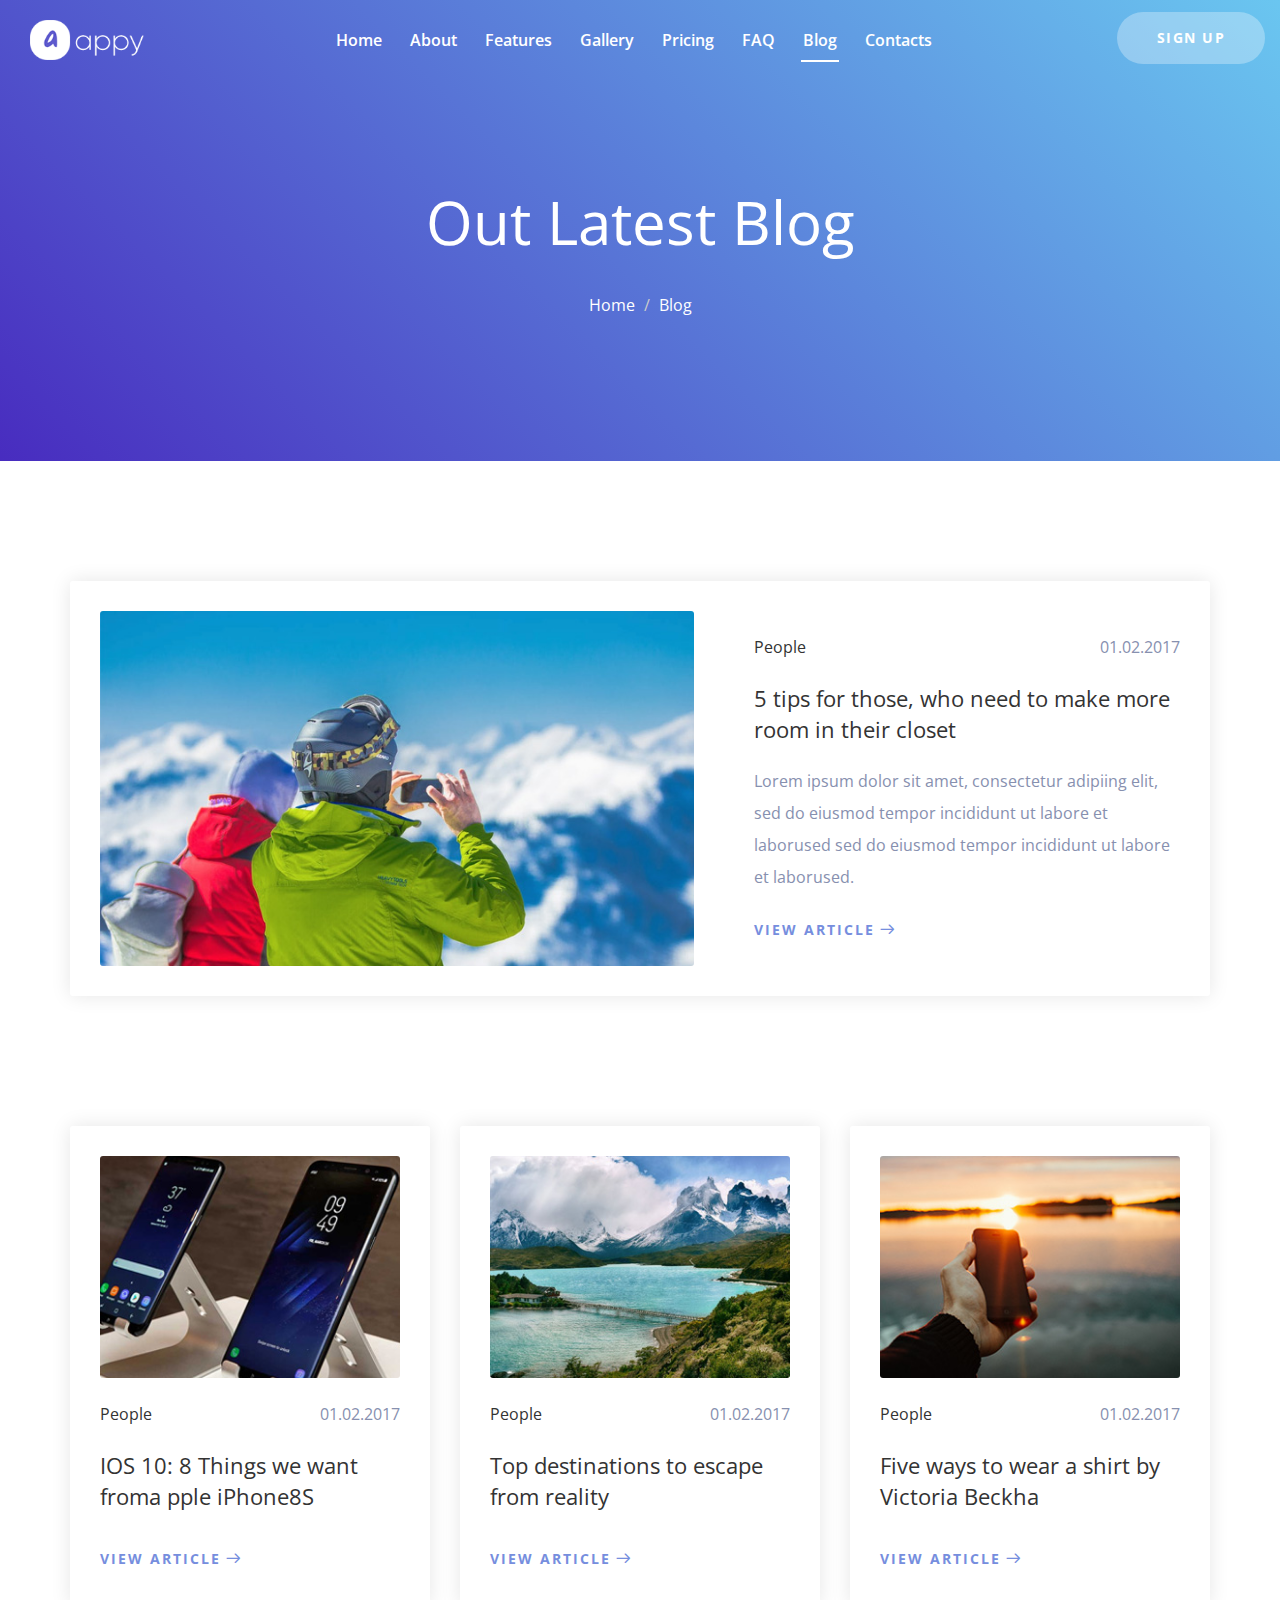
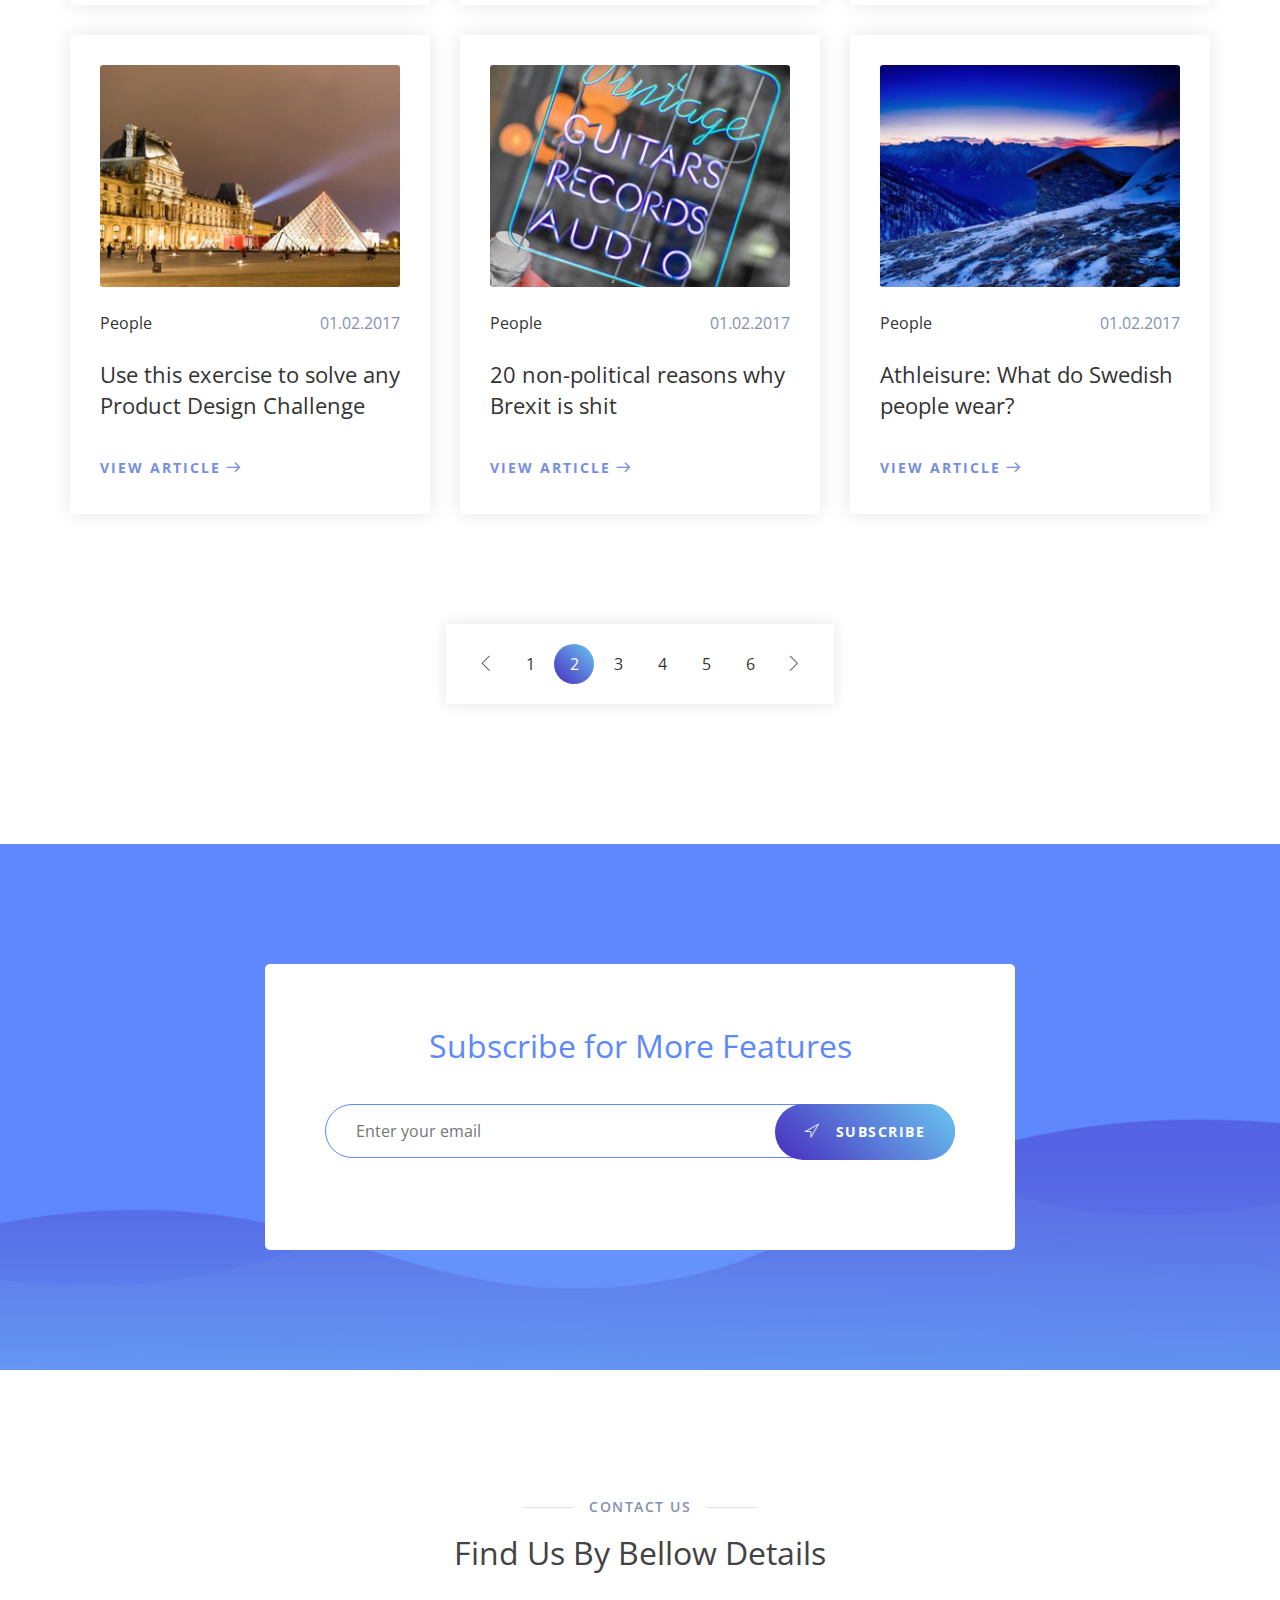
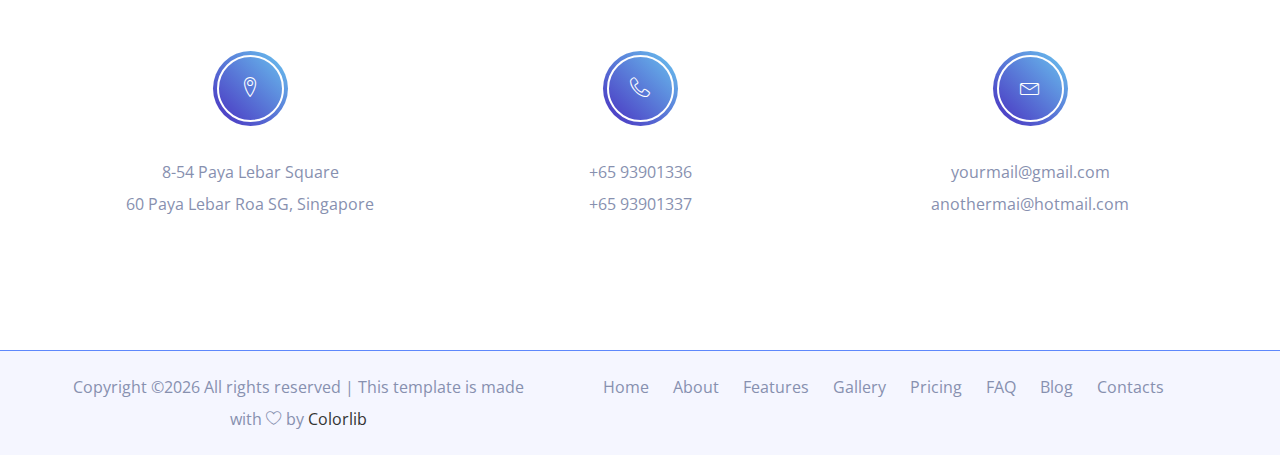
<file: templates/193381/blog.html>
<!doctype html>
<html class="no-js" lang="zxx">

<head>
    <meta charset="utf-8">
    <meta name="author" content="Ashekur Rahman">
    <meta name="description" content="">
    <meta name="keywords" content="HTML,CSS,XML,JavaScript">
    <meta http-equiv="x-ua-compatible" content="ie=edge">
    <meta name="viewport" content="width=device-width, initial-scale=1.0">
    <!-- Title -->
    <title>Appy App Landing Template.</title>
    <!-- Place favicon.ico in the root directory -->
    <link rel="apple-touch-icon" href="images/apple-touch-icon.png">
    <link rel="shortcut icon" type="image/ico" href="images/favicon.ico" />
    <!-- Plugin-CSS -->
    <link rel="stylesheet" href="css/bootstrap.min.css">
    <link rel="stylesheet" href="css/owl.carousel.min.css">
    <link rel="stylesheet" href="css/linearicons.css">
    <link rel="stylesheet" href="css/magnific-popup.css">
    <link rel="stylesheet" href="css/animate.css">
    <!-- Main-Stylesheets -->
    <link rel="stylesheet" href="css/normalize.css">
    <link rel="stylesheet" href="style.css">
    <link rel="stylesheet" href="css/responsive.css">
    <script src="js/vendor/modernizr-2.8.3.min.js"></script>
    <!--[if lt IE 9]>
        <script src="//oss.maxcdn.com/html5shiv/3.7.2/html5shiv.min.js"></script>
        <script src="//oss.maxcdn.com/respond/1.4.2/respond.min.js"></script>
    <![endif]-->
</head>

<body data-spy="scroll" data-target=".mainmenu-area">
    <!-- Preloader-content -->
    <div class="preloader">
        <span><i class="lnr lnr-sun"></i></span>
    </div>
    <!-- MainMenu-Area -->
    <nav class="mainmenu-area" data-spy="affix" data-offset-top="200">
        <div class="container-fluid">
            <div class="navbar-header">
                <button type="button" class="navbar-toggle" data-toggle="collapse" data-target="#primary_menu">
                    <span class="icon-bar"></span>
                    <span class="icon-bar"></span>
                    <span class="icon-bar"></span>
                </button>
                <a class="navbar-brand" href="#"><img src="images/logo.png" alt="Logo"></a>
            </div>
            <div class="collapse navbar-collapse" id="primary_menu">
                <ul class="nav navbar-nav mainmenu">
                    <li><a href="index.html#home_page">Home</a></li>
                    <li><a href="index.html#about_page">About</a></li>
                    <li><a href="index.html#features_page">Features</a></li>
                    <li><a href="index.html#gallery_page">Gallery</a></li>
                    <li><a href="index.html#price_page">Pricing</a></li>
                    <li><a href="index.html#questions_page">FAQ</a></li>
                    <li class="active"><a href="blog.html">Blog</a></li>
                    <li><a href="index.html#contact_page">Contacts</a></li>
                </ul>
                <div class="right-button hidden-xs">
                    <a href="#">Sign Up</a>
                </div>
            </div>
        </div>
    </nav>
    <!-- MainMenu-Area-End -->

    <header class="site-header">
        <div class="container">
            <div class="row">
                <div class="col-xs-12 text-center">
                    <h1 class="white-color">Out Latest Blog</h1>
                    <ul class="breadcrumb">
                        <li><a href="index.html">Home</a></li>
                        <li>Blog</li>
                    </ul>
                </div>
            </div>
        </div>
    </header>
    <div class="section-padding">
        <div class="container">
            <div class="row">
                <div class="col-xs-12">
                    <article class="post-single sticky">
                        <figure class="post-media">
                            <img src="images/sticky-image.jpg" alt="">
                        </figure>
                        <div class="post-body">
                            <div class="post-meta">
                                <div class="post-tags"><a href="#">People</a></div>
                                <div class="post-date">01.02.2017</div>
                            </div>
                            <h4 class="dark-color"><a href="single.html">5 tips for those, who need to make more room in their closet</a></h4>
                            <p>Lorem ipsum dolor sit amet, consectetur adipiing elit, sed do eiusmod tempor incididunt ut labore et laborused sed do eiusmod tempor incididunt ut labore et laborused.</p>
                            <a href="single.html" class="read-more">View Article</a>
                        </div>
                    </article>
                    <div class="space-100"></div>
                </div>
            </div>
            <div class="row">
                <div class="col-xs-12 col-sm-6 col-md-4">
                    <article class="post-single">
                        <figure class="post-media">
                            <img src="images/blog-1.jpg" alt="">
                        </figure>
                        <div class="post-body">
                            <div class="post-meta">
                                <div class="post-tags"><a href="#">People</a></div>
                                <div class="post-date">01.02.2017</div>
                            </div>
                            <h4 class="dark-color"><a href="single.html">IOS 10: 8 Things we want froma pple iPhone8S</a></h4>
                            <a href="single.html" class="read-more">View Article</a>
                        </div>
                    </article>
                </div>
                <div class="col-xs-12 col-sm-6 col-md-4">
                    <article class="post-single">
                        <figure class="post-media">
                            <img src="images/blog-2.jpg" alt="">
                        </figure>
                        <div class="post-body">
                            <div class="post-meta">
                                <div class="post-tags"><a href="#">People</a></div>
                                <div class="post-date">01.02.2017</div>
                            </div>
                            <h4 class="dark-color"><a href="single.html">Top destinations to escape from reality</a></h4>
                            <a href="single.html" class="read-more">View Article</a>
                        </div>
                    </article>
                </div>
                <div class="col-xs-12 col-sm-6 col-md-4">
                    <article class="post-single">
                        <figure class="post-media">
                            <img src="images/blog-3.jpg" alt="">
                        </figure>
                        <div class="post-body">
                            <div class="post-meta">
                                <div class="post-tags"><a href="#">People</a></div>
                                <div class="post-date">01.02.2017</div>
                            </div>
                            <h4 class="dark-color"><a href="single.html">Five ways to wear a shirt by Victoria Beckha</a></h4>
                            <a href="single.html" class="read-more">View Article</a>
                        </div>
                    </article>
                </div>
                <div class="col-xs-12 col-sm-6 col-md-4">
                    <article class="post-single">
                        <figure class="post-media">
                            <img src="images/blog-4.jpg" alt="">
                        </figure>
                        <div class="post-body">
                            <div class="post-meta">
                                <div class="post-tags"><a href="#">People</a></div>
                                <div class="post-date">01.02.2017</div>
                            </div>
                            <h4 class="dark-color"><a href="single.html">Use this exercise to solve any Product Design Challenge</a></h4>
                            <a href="single.html" class="read-more">View Article</a>
                        </div>
                    </article>
                </div>
                <div class="col-xs-12 col-sm-6 col-md-4">
                    <article class="post-single">
                        <figure class="post-media">
                            <img src="images/blog-5.jpg" alt="">
                        </figure>
                        <div class="post-body">
                            <div class="post-meta">
                                <div class="post-tags"><a href="#">People</a></div>
                                <div class="post-date">01.02.2017</div>
                            </div>
                            <h4 class="dark-color"><a href="single.html">20 non-political reasons why Brexit is shit</a></h4>
                            <a href="single.html" class="read-more">View Article</a>
                        </div>
                    </article>
                </div>
                <div class="col-xs-12 col-sm-6 col-md-4">
                    <article class="post-single">
                        <figure class="post-media">
                            <img src="images/blog-6.jpg" alt="">
                        </figure>
                        <div class="post-body">
                            <div class="post-meta">
                                <div class="post-tags"><a href="#">People</a></div>
                                <div class="post-date">01.02.2017</div>
                            </div>
                            <h4 class="dark-color"><a href="single.html">Athleisure: What do Swedish people wear?</a></h4>
                            <a href="single.html" class="read-more">View Article</a>
                        </div>
                    </article>
                </div>
            </div>
            <div class="row">
                <div class="col-xs-12">
                    <div class="pagination">
                        <div class="nav-links">
                            <a href="#" class="prev page-numbers"><i class="lnr lnr-chevron-left"></i></a>
                            <a href="#" class="page-numbers">1</a>
                            <span class="page-numbers current">2</span>
                            <a href="#" class="page-numbers">3</a>
                            <a href="#" class="page-numbers">4</a>
                            <a href="#" class="page-numbers">5</a>
                            <a href="#" class="page-numbers">6</a>
                            <a href="#" class="next page-numbers"><i class="lnr lnr-chevron-right"></i></a>
                        </div>
                    </div>
                </div>
            </div>
        </div>
    </div>
    <!-- Subscribe-Form -->
    <div class="subscribe-area section-padding">
        <div class="container">
            <div class="row">
                <div class="col-xs-12 col-sm-8 col-sm-offset-2">
                    <div class="subscribe-form text-center">
                        <h3 class="blue-color">Subscribe for More Features</h3>
                        <div class="space-20"></div>
                        <form id="mc-form">
                            <input type="email" class="control" placeholder="Enter your email" required="required" id="mc-email">
                            <button class="bttn-white active" type="submit"><span class="lnr lnr-location"></span> Subscribe</button>
                            <label class="mt10" for="mc-email"></label>
                        </form>
                    </div>
                </div>
            </div>
        </div>
    </div>
    <!-- Subscribe-Form-Area -->
    <!-- Footer-Area -->
    <footer class="footer-area" id="contact_page">
        <div class="section-padding">
            <div class="container">
                <div class="row">
                    <div class="col-xs-12">
                        <div class="page-title text-center">
                            <h5 class="title">Contact US</h5>
                            <h3 class="dark-color">Find Us By Bellow Details</h3>
                            <div class="space-60"></div>
                        </div>
                    </div>
                </div>
                <div class="row">
                    <div class="col-xs-12 col-sm-4">
                        <div class="footer-box">
                            <div class="box-icon">
                                <span class="lnr lnr-map-marker"></span>
                            </div>
                            <p>8-54 Paya Lebar Square <br /> 60 Paya Lebar Roa SG, Singapore</p>
                        </div>
                        <div class="space-30 hidden visible-xs"></div>
                    </div>
                    <div class="col-xs-12 col-sm-4">
                        <div class="footer-box">
                            <div class="box-icon">
                                <span class="lnr lnr-phone-handset"></span>
                            </div>
                            <p>+65 93901336 <br /> +65 93901337</p>
                        </div>
                        <div class="space-30 hidden visible-xs"></div>
                    </div>
                    <div class="col-xs-12 col-sm-4">
                        <div class="footer-box">
                            <div class="box-icon">
                                <span class="lnr lnr-envelope"></span>
                            </div>
                            <p>yourmail@gmail.com <br /> anothermai@hotmail.com
                            </p>
                        </div>
                    </div>
                </div>
            </div>
        </div>
        <!-- Footer-Bootom -->
        <div class="footer-bottom">
            <div class="container">
                <div class="row">
                    <div class="col-xs-12 col-md-5">

                        <!-- Link back to Colorlib can't be removed. Template is licensed under CC BY 3.0. -->
            <span>Copyright &copy;<script>document.write(new Date().getFullYear());</script> All rights reserved | This template is made with <i class="lnr lnr-heart" aria-hidden="true"></i> by <a href="https://colorlib.com" target="_blank">Colorlib</a></span>
            <!-- Link back to Colorlib can't be removed. Template is licensed under CC BY 3.0. -->
                        <div class="space-30 hidden visible-xs"></div>
                    </div>
                    <div class="col-xs-12 col-md-7">
                        <div class="footer-menu">
                            <ul>
                                <li class="active"><a href="index.html#home_page">Home</a></li>
                                <li><a href="index.html#about_page">About</a></li>
                                <li><a href="index.html#features_page">Features</a></li>
                                <li><a href="index.html#gallery_page">Gallery</a></li>
                                <li><a href="index.html#price_page">Pricing</a></li>
                                <li><a href="index.html#questions_page">FAQ</a></li>
                                <li><a href="blog.html">Blog</a></li>
                                <li><a href="index.html#contact_page">Contacts</a></li>
                            </ul>
                        </div>
                    </div>
                </div>
            </div>
        </div>
        <!-- Footer-Bootom-End -->
    </footer>
    <!-- Footer-Area-End -->
    <!--Vendor-JS-->
    <script src="js/vendor/jquery-1.12.4.min.js"></script>
    <script src="js/vendor/jquery-ui.js"></script>
    <script src="js/vendor/bootstrap.min.js"></script>
    <!--Plugin-JS-->
    <script src="js/owl.carousel.min.js"></script>
    <script src="js/contact-form.js"></script>
    <script src="js/ajaxchimp.js"></script>
    <script src="js/scrollUp.min.js"></script>
    <script src="js/magnific-popup.min.js"></script>
    <script src="js/wow.min.js"></script>
    <!--Main-active-JS-->
    <script src="js/main.js"></script>
</body>

</html>
</file>
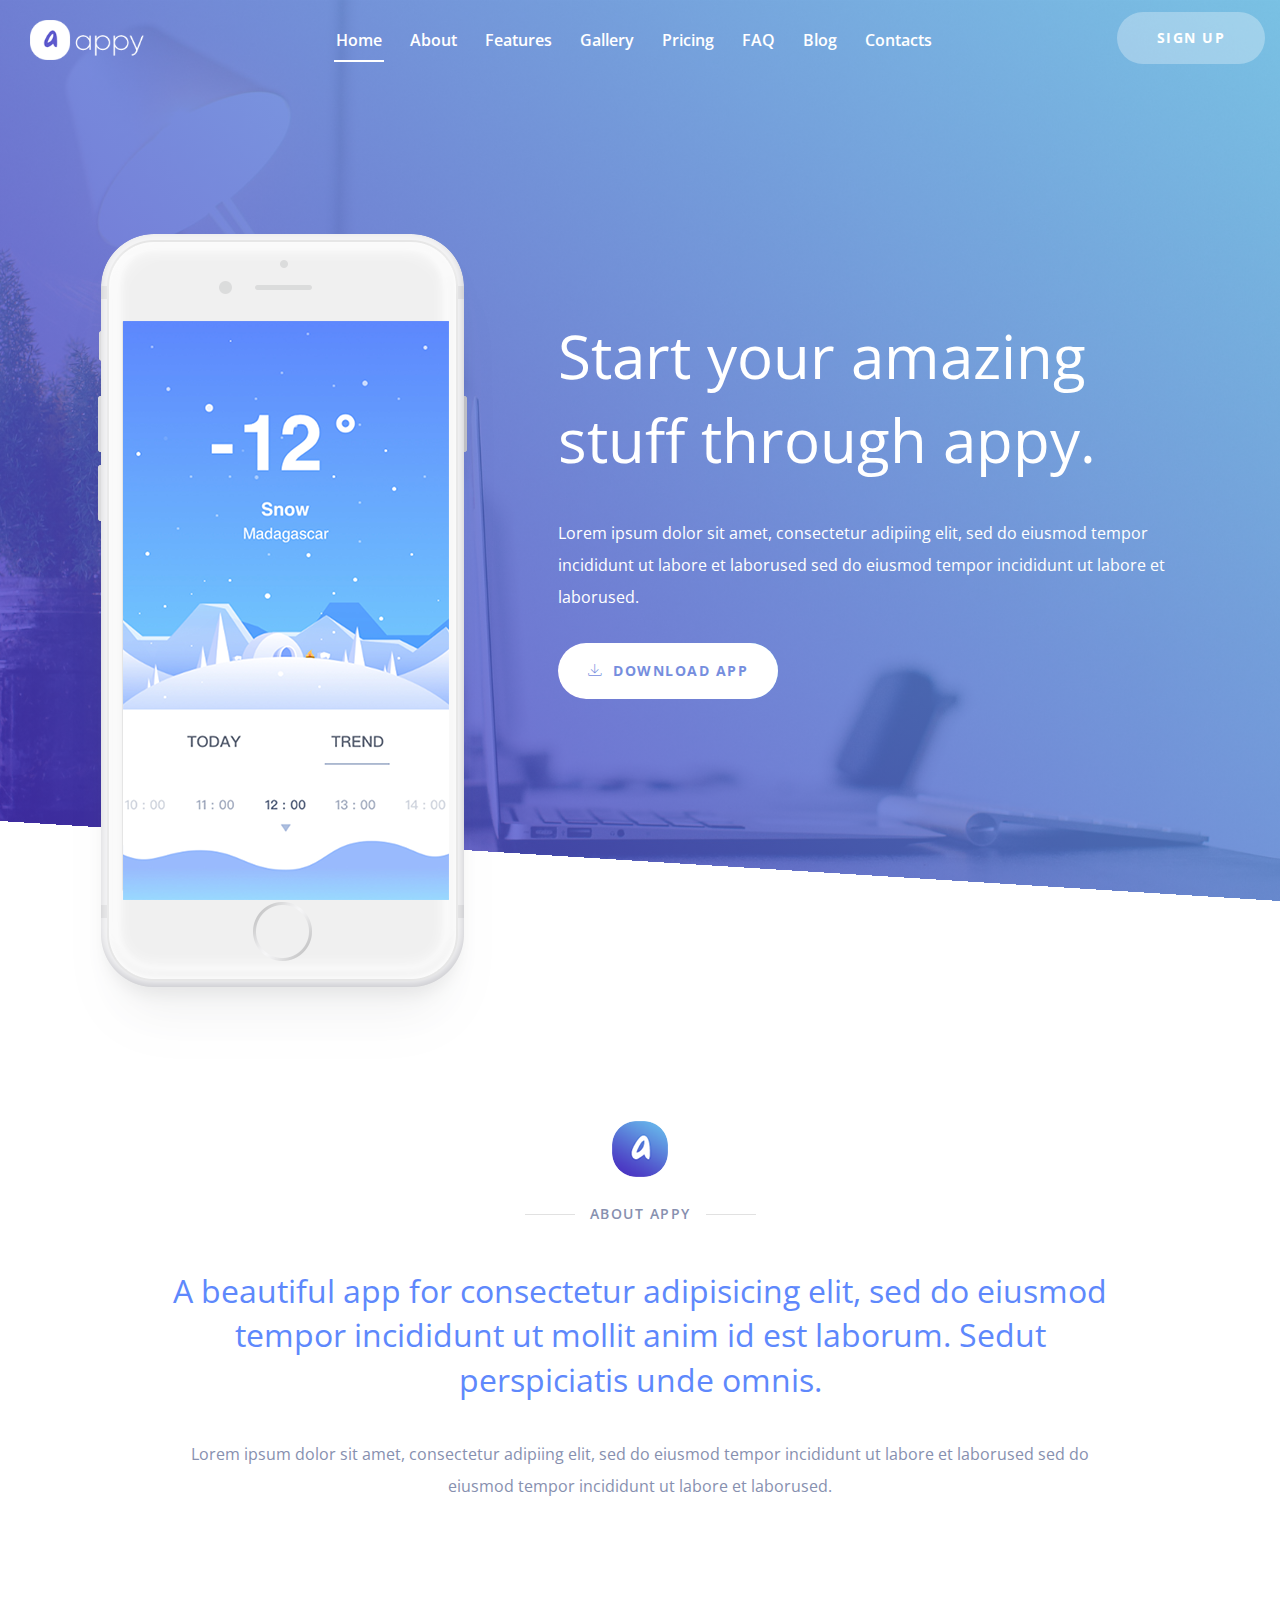
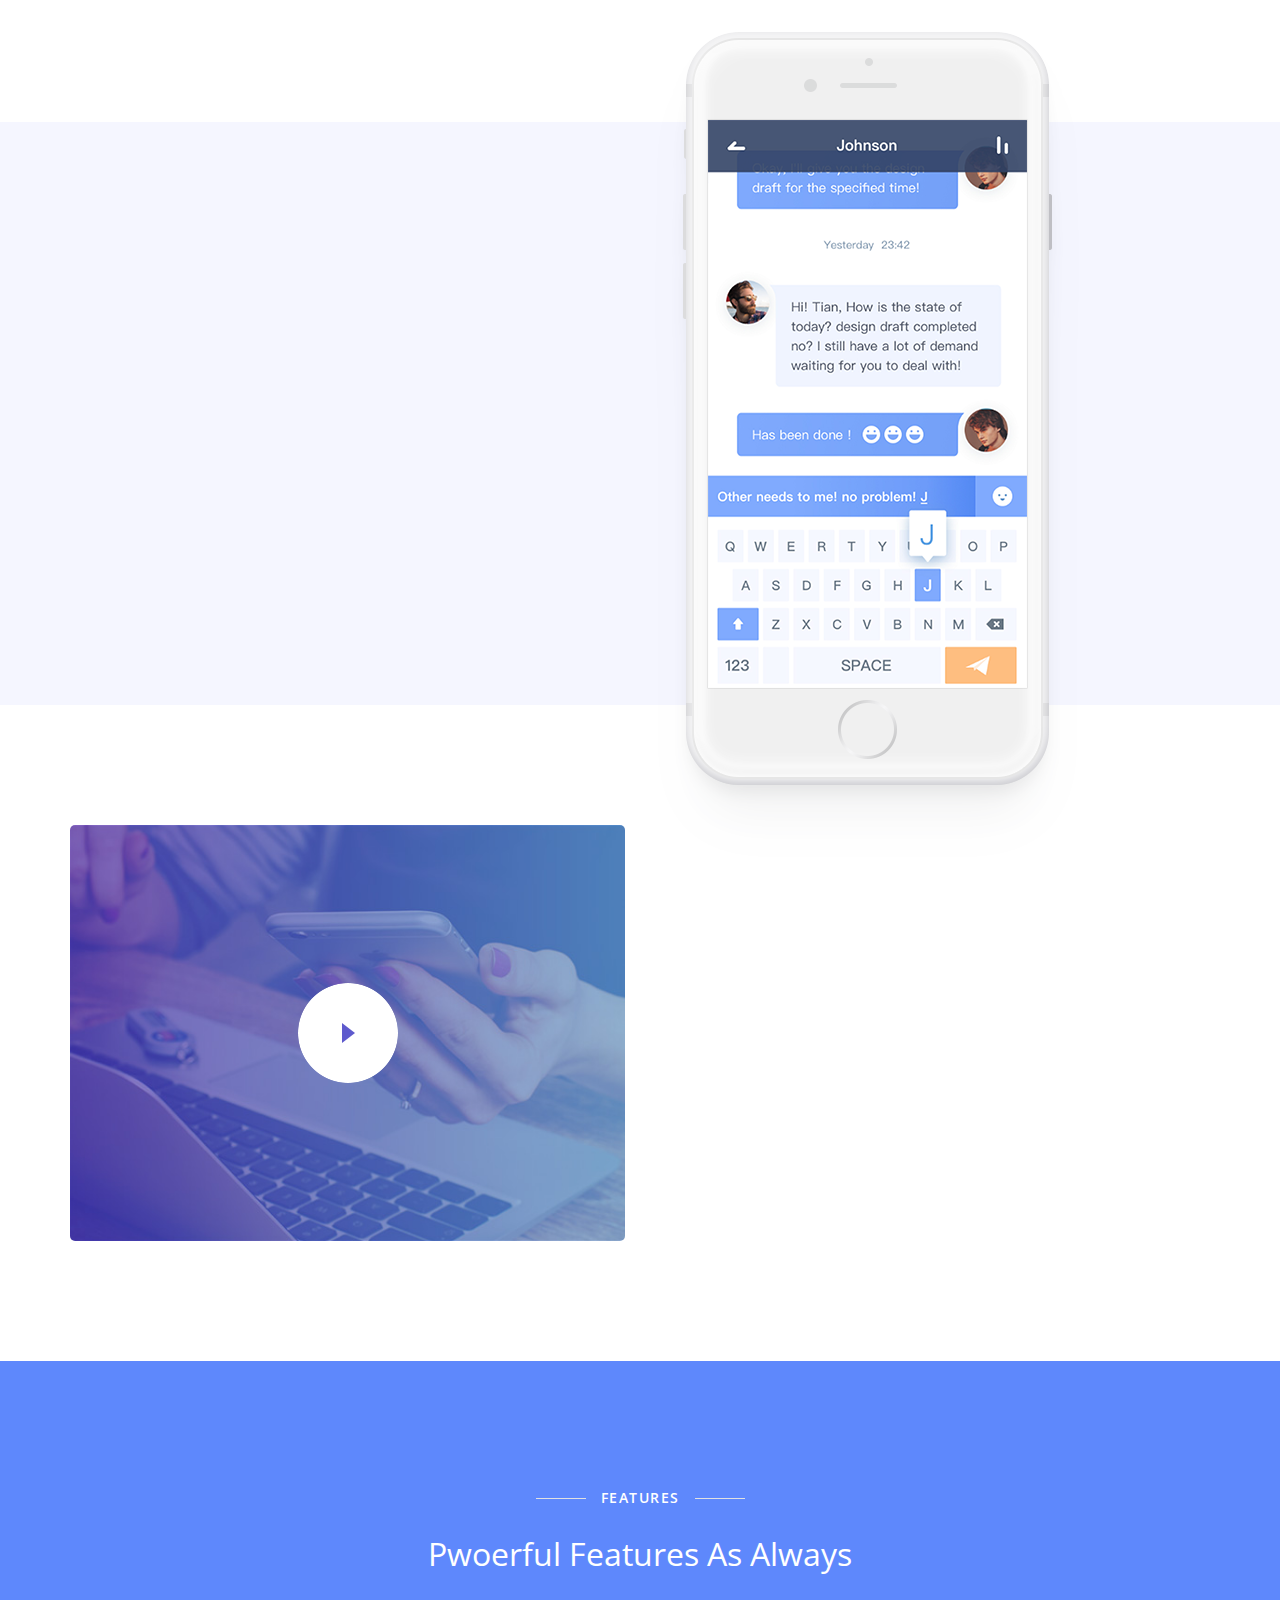
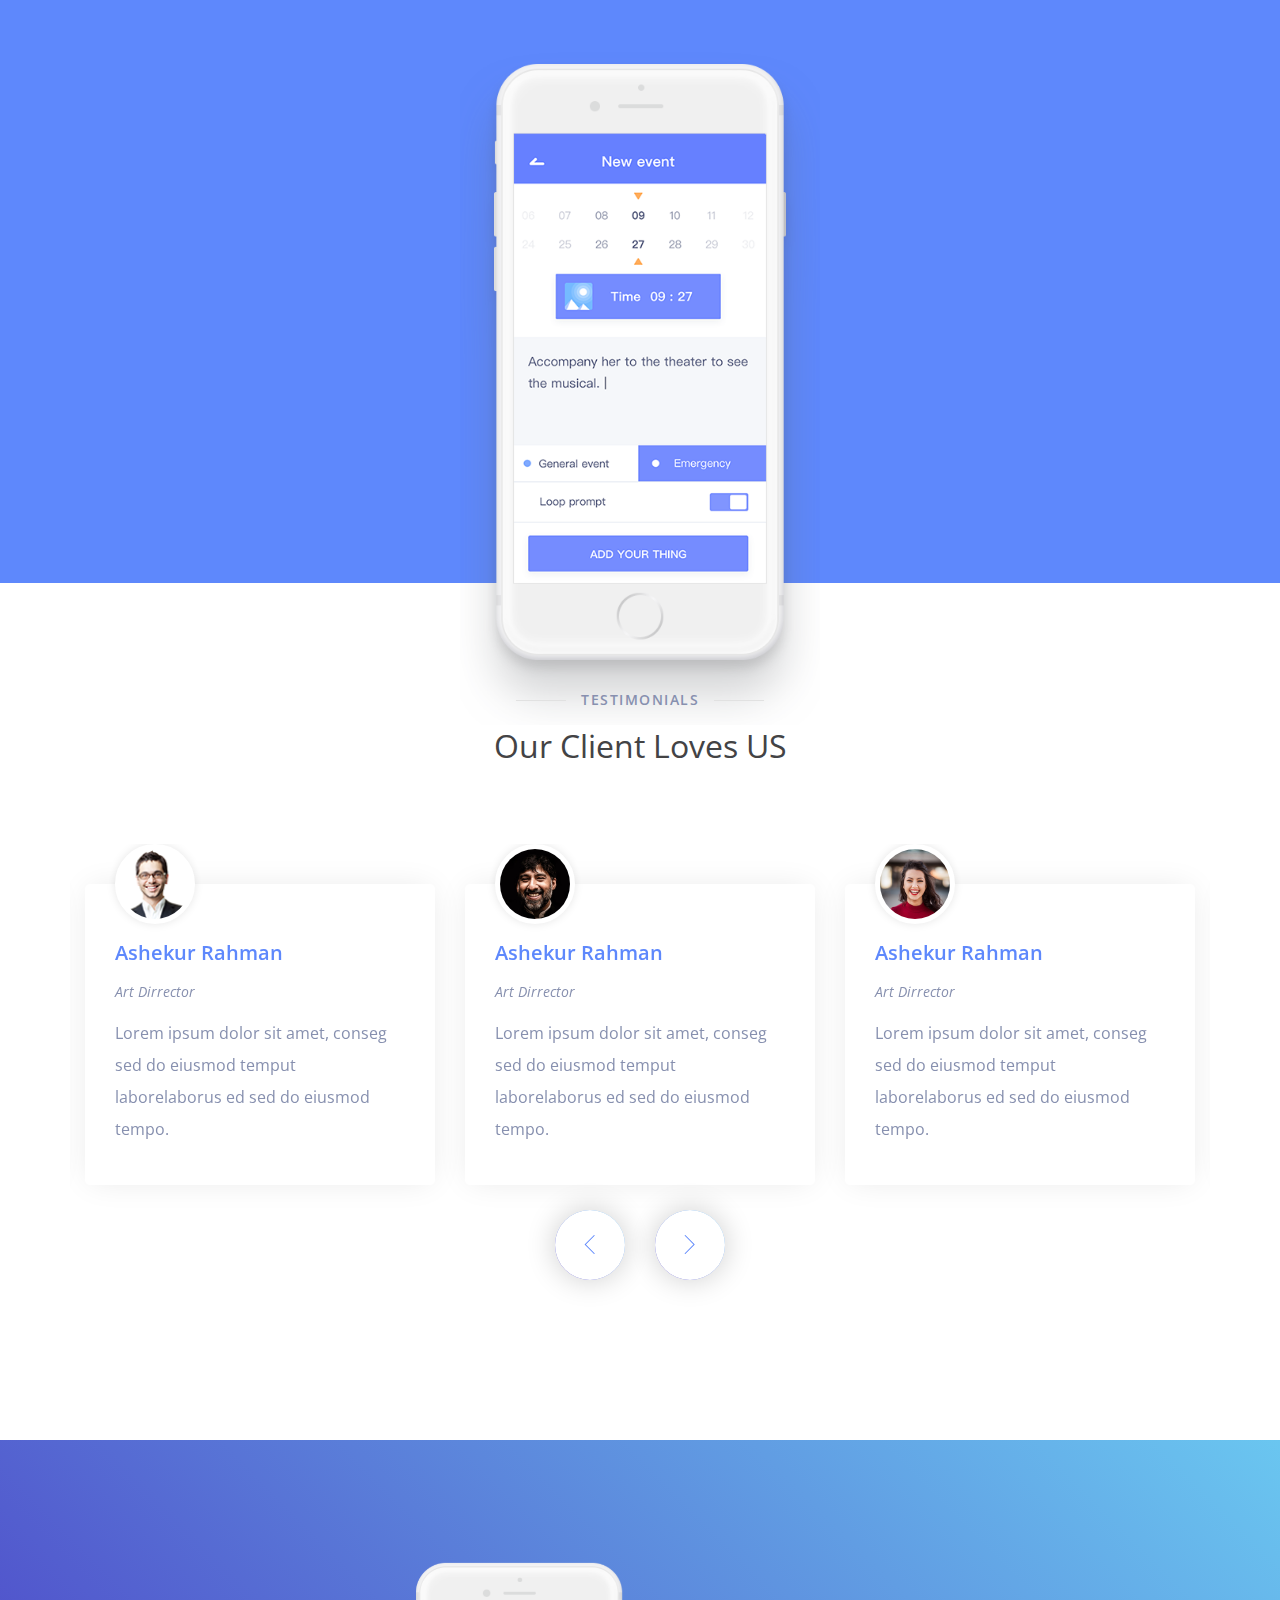
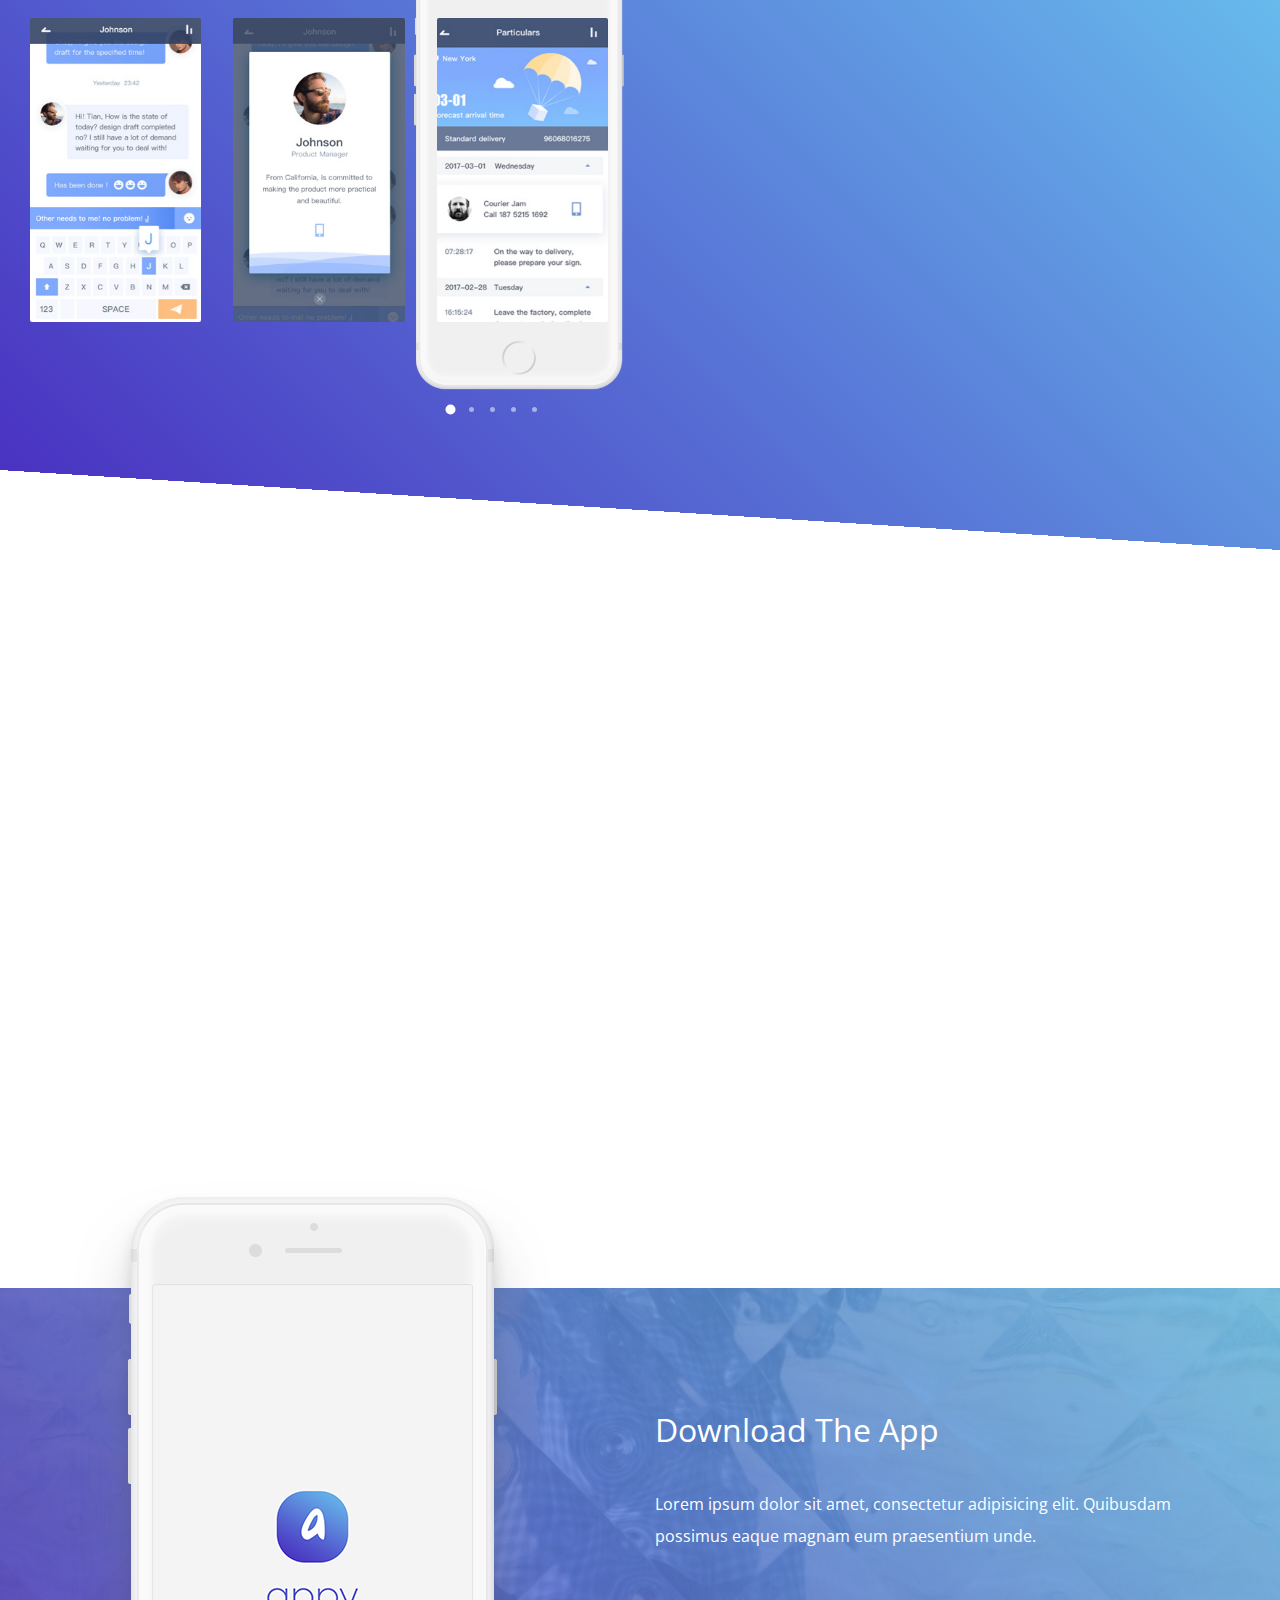
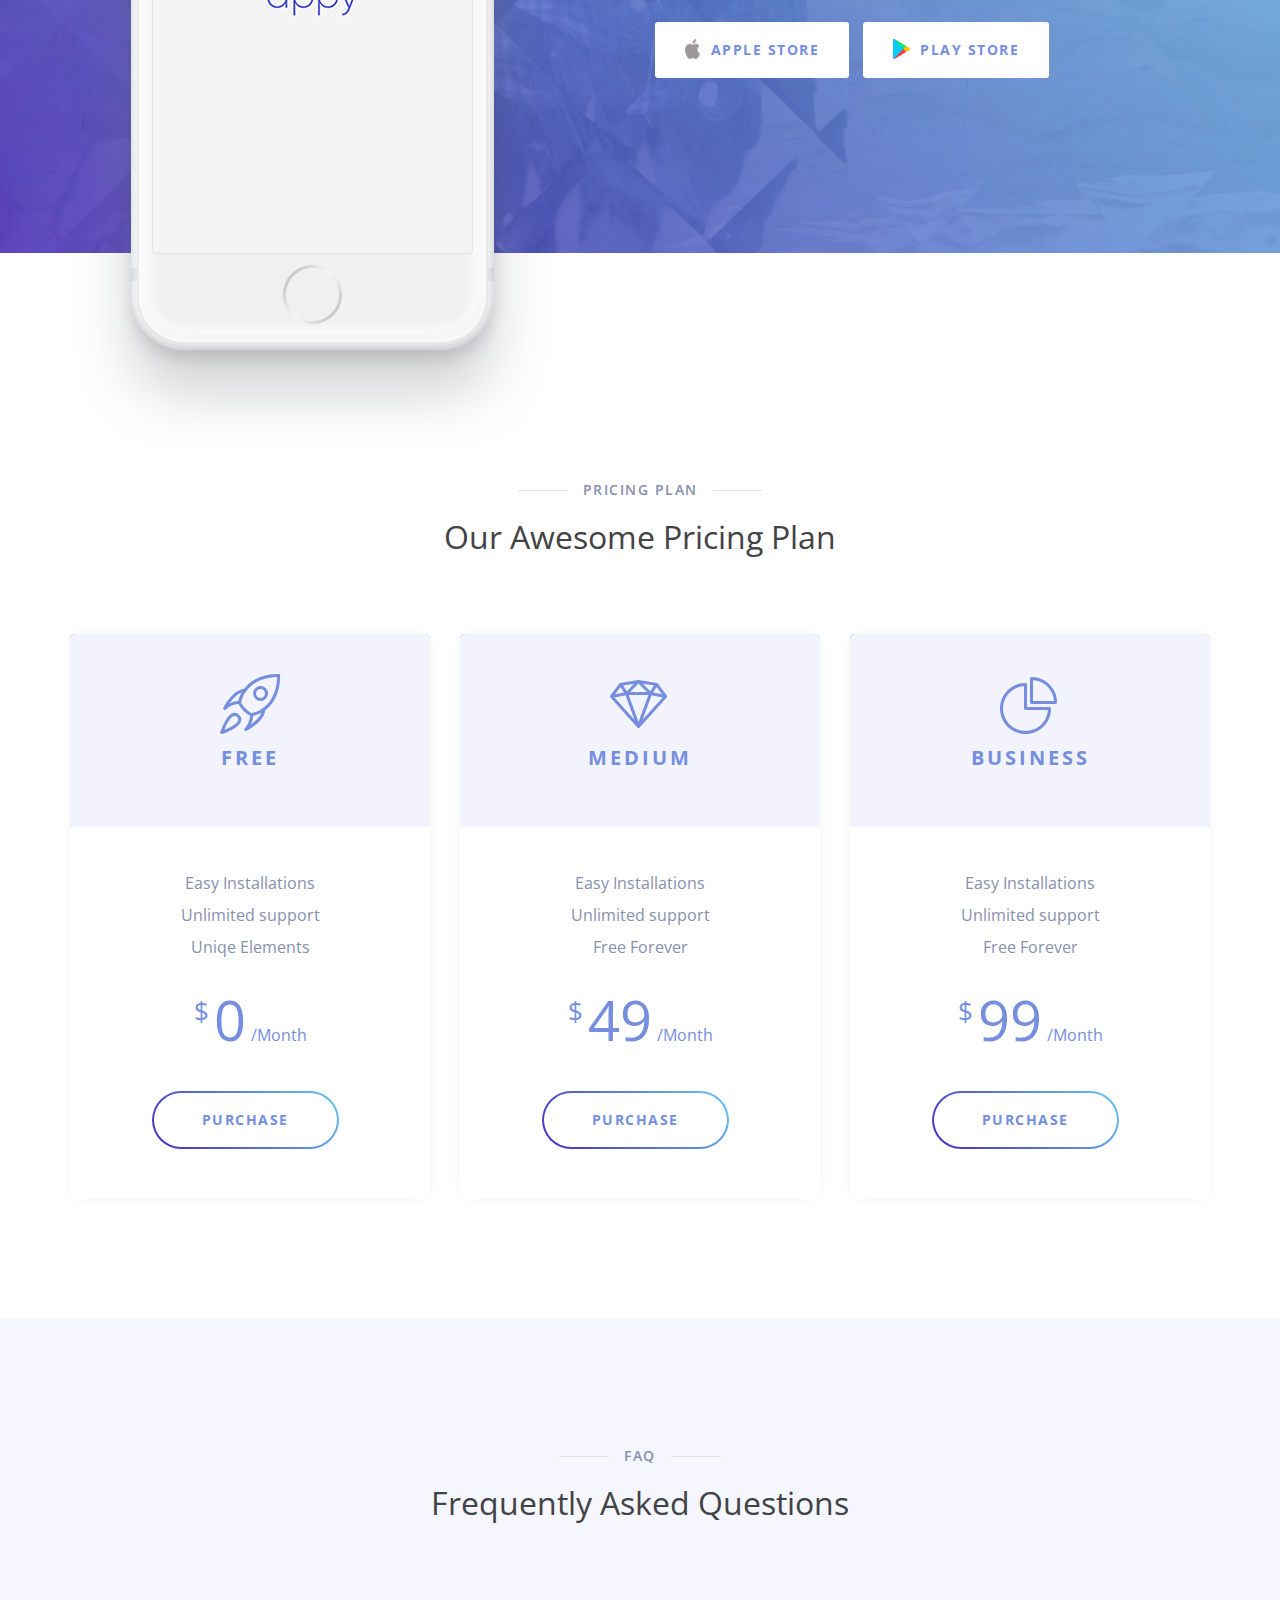
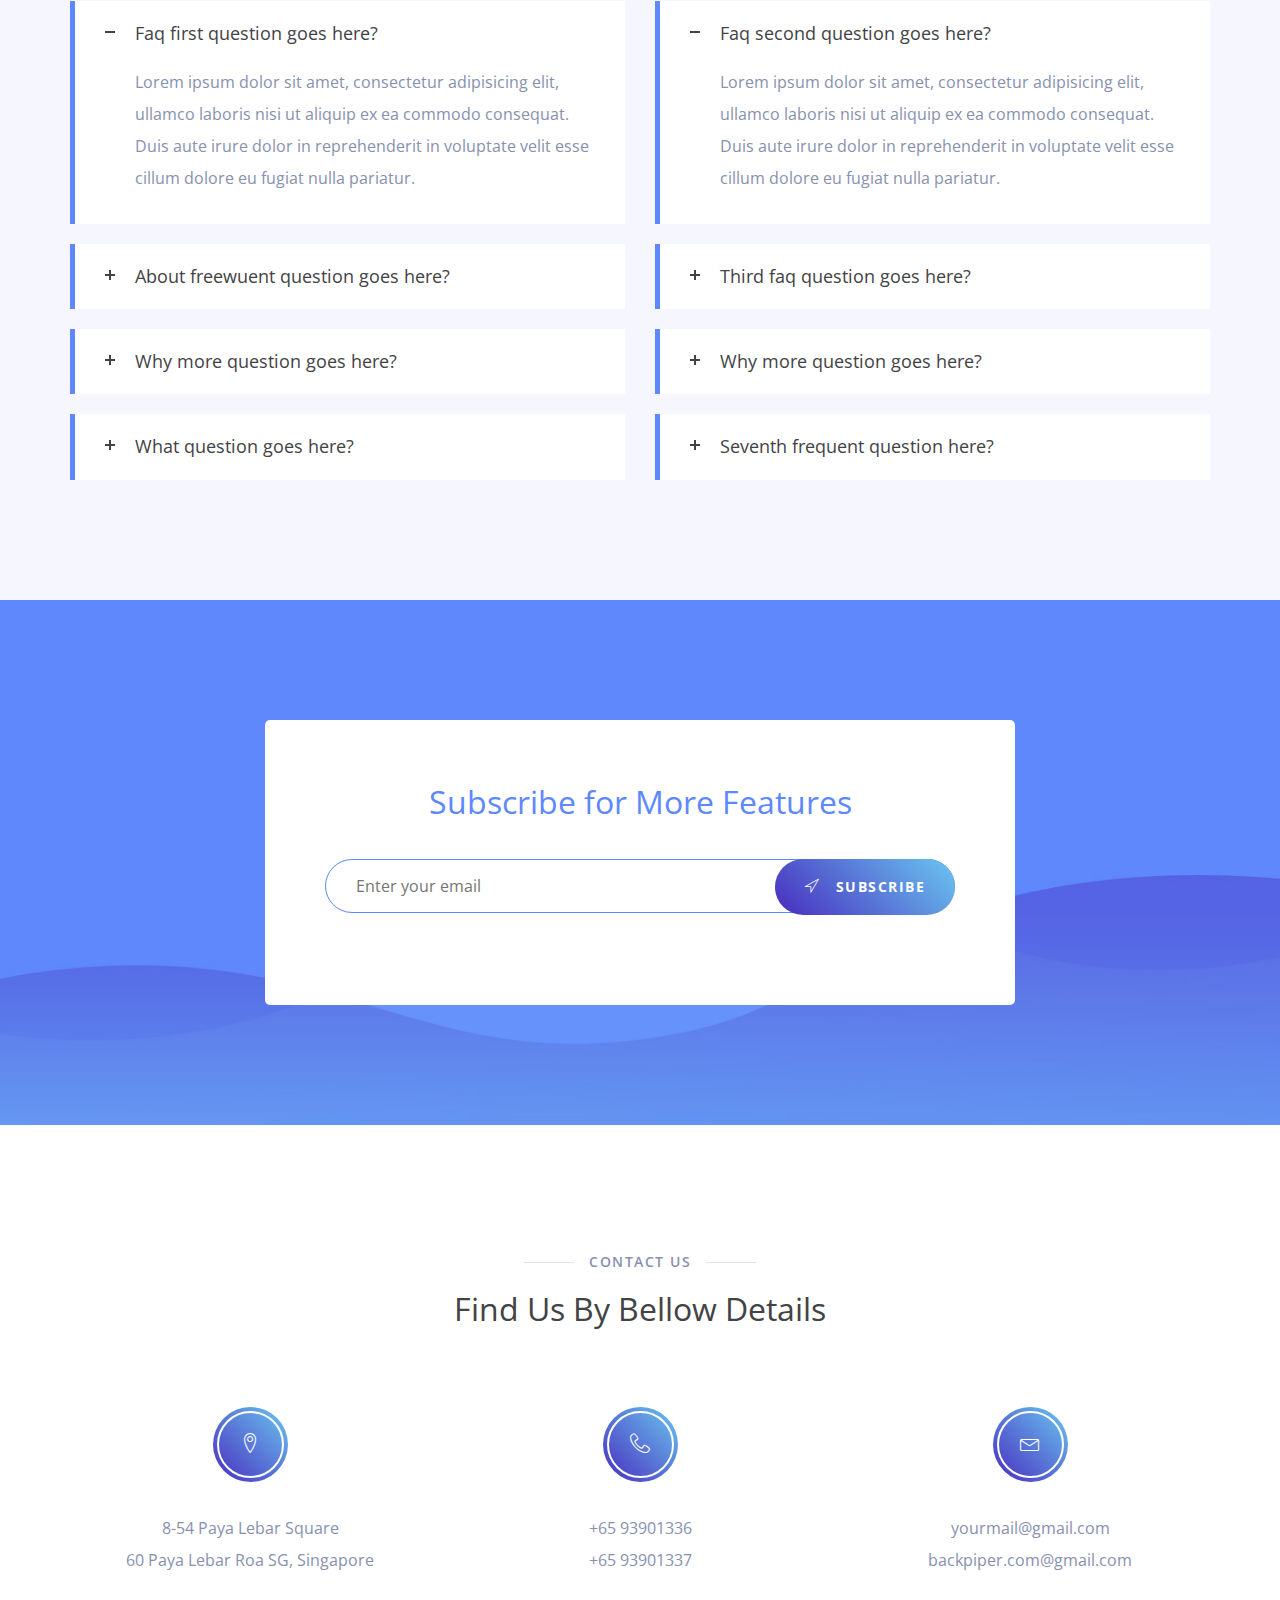
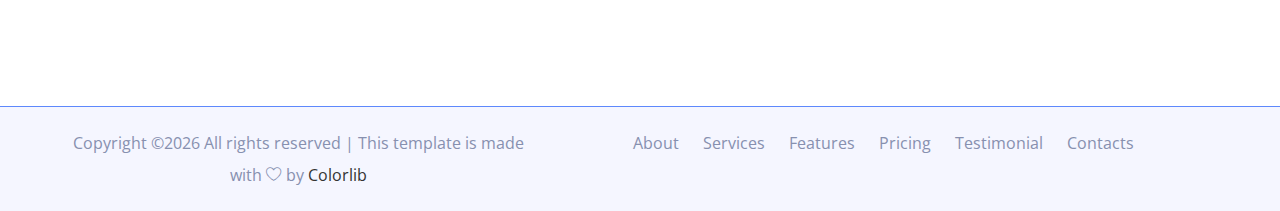
<file: templates/193381/index2.html>
<!doctype html>
<html class="no-js" lang="zxx">

<head>
    <meta charset="utf-8">
    <meta name="author" content="Sumon Rahman">
    <meta name="description" content="">
    <meta name="keywords" content="HTML,CSS,XML,JavaScript">
    <meta http-equiv="x-ua-compatible" content="ie=edge">
    <meta name="viewport" content="width=device-width, initial-scale=1.0">
    <!-- Title -->
    <title>Appy App Landing Template.</title>
    <!-- Place favicon.ico in the root directory -->
    <link rel="apple-touch-icon" href="images/apple-touch-icon.png">
    <link rel="shortcut icon" type="image/ico" href="images/favicon.ico" />
    <!-- Plugin-CSS -->
    <link rel="stylesheet" href="css/bootstrap.min.css">
    <link rel="stylesheet" href="css/owl.carousel.min.css">
    <link rel="stylesheet" href="css/linearicons.css">
    <link rel="stylesheet" href="css/magnific-popup.css">
    <link rel="stylesheet" href="css/animate.css">
    <!-- Main-Stylesheets -->
    <link rel="stylesheet" href="css/normalize.css">
    <link rel="stylesheet" href="style.css">
    <link rel="stylesheet" href="css/responsive.css">
    <script src="js/vendor/modernizr-2.8.3.min.js"></script>
    <!--[if lt IE 9]>
        <script src="//oss.maxcdn.com/html5shiv/3.7.2/html5shiv.min.js"></script>
        <script src="//oss.maxcdn.com/respond/1.4.2/respond.min.js"></script>
    <![endif]-->
</head>

<body data-spy="scroll" data-target=".mainmenu-area">
    <!-- Preloader-content -->
    <div class="preloader">
        <span><i class="lnr lnr-sun"></i></span>
    </div>
    <!-- MainMenu-Area -->
    <nav class="mainmenu-area" data-spy="affix" data-offset-top="200">
        <div class="container-fluid">
            <div class="navbar-header">
                <button type="button" class="navbar-toggle" data-toggle="collapse" data-target="#primary_menu">
                    <span class="icon-bar"></span>
                    <span class="icon-bar"></span>
                    <span class="icon-bar"></span>
                </button>
                <a class="navbar-brand" href="#"><img src="images/logo.png" alt="Logo"></a>
            </div>
            <div class="collapse navbar-collapse" id="primary_menu">
                <ul class="nav navbar-nav mainmenu">
                    <li class="active"><a href="#home_page">Home</a></li>
                    <li><a href="#about_page">About</a></li>
                    <li><a href="#features_page">Features</a></li>
                    <li><a href="#gallery_page">Gallery</a></li>
                    <li><a href="#price_page">Pricing</a></li>
                    <li><a href="#questions_page">FAQ</a></li>
                    <li><a href="blog.html">Blog</a></li>
                    <li><a href="#contact_page">Contacts</a></li>
                </ul>
                <div class="right-button hidden-xs">
                    <a href="#">Sign Up</a>
                </div>
            </div>
        </div>
    </nav>
    <!-- MainMenu-Area-End -->
    <!-- Home-Area -->
    <header class="home-area overlay angle" id="home_page">
        <div class="container">
            <div class="row">
                <div class="col-xs-12 hidden-sm col-md-5">
                    <figure class="mobile-image wow fadeInUp" data-wow-delay="0.2s">
                        <img src="images/header-mobile.png" alt="">
                    </figure>
                </div>
                <div class="col-xs-12 col-md-7">
                    <div class="space-80 hidden-xs"></div>
                    <h1 class="wow fadeInUp" data-wow-delay="0.4s">Start your amazing stuff through appy.</h1>
                    <div class="space-20"></div>
                    <div class="desc wow fadeInUp" data-wow-delay="0.6s">
                        <p>Lorem ipsum dolor sit amet, consectetur adipiing elit, sed do eiusmod tempor incididunt ut labore et laborused sed do eiusmod tempor incididunt ut labore et laborused.</p>
                    </div>
                    <div class="space-20"></div>
                    <a href="#" class="bttn-white wow fadeInUp" data-wow-delay="0.8s"><i class="lnr lnr-download"></i>Download App</a>
                </div>
            </div>
        </div>
    </header>
    <!-- Home-Area-End -->
    <!-- About-Area -->
    <section class="section-padding" id="about_page">
        <div class="container">
            <div class="row">
                <div class="col-xs-12 col-md-10 col-md-offset-1">
                    <div class="page-title text-center">
                        <img src="images/about-logo.png" alt="About Logo">
                        <div class="space-20"></div>
                        <h5 class="title">About Appy</h5>
                        <div class="space-30"></div>
                        <h3 class="blue-color">A beautiful app for consectetur adipisicing elit, sed do eiusmod tempor incididunt ut mollit anim id est laborum. Sedut perspiciatis unde omnis. </h3>
                        <div class="space-20"></div>
                        <p>Lorem ipsum dolor sit amet, consectetur adipiing elit, sed do eiusmod tempor incididunt ut labore et laborused sed do eiusmod tempor incididunt ut labore et laborused.</p>
                    </div>
                </div>
            </div>
        </div>
    </section>
    <!-- About-Area-End -->
    <!-- Progress-Area -->
    <section class="progress-area gray-bg" id="progress_page">
        <div class="container">
            <div class="row">
                <div class="col-xs-12 col-md-6">
                    <div class="page-title section-padding">
                        <h5 class="title wow fadeInUp" data-wow-delay="0.2s">Our Progress</h5>
                        <div class="space-10"></div>
                        <h3 class="dark-color wow fadeInUp" data-wow-delay="0.4s">Grat Application Ever</h3>
                        <div class="space-20"></div>
                        <div class="desc wow fadeInUp" data-wow-delay="0.6s">
                            <p>Lorem ipsum dolor sit amet, consectetur adipiing elit, sed do eiusmod tempor incididunt ut labore et laborused sed do eiusmod tempor incididunt ut labore et laborused.</p>
                        </div>
                        <div class="space-50"></div>
                        <a href="#" class="bttn-default wow fadeInUp" data-wow-delay="0.8s">Learn More</a>
                    </div>
                </div>
                <div class="col-xs-12 col-md-6">
                    <figure class="mobile-image">
                        <img src="images/progress-phone.png" alt="">
                    </figure>
                </div>
            </div>
        </div>
    </section>
    <!-- Progress-Area-End -->
    <!-- Video-Area -->
    <section class="video-area section-padding">
        <div class="container">
            <div class="row">
                <div class="col-xs-12 col-md-6">
                    <div class="video-photo">
                        <img src="images/video-image.jpg" alt="">
                        <a href="https://www.youtube.com/watch?v=ScrDhTsX0EQ" class="popup video-button">
                            <img src="images/play-button.png" alt="">
                        </a>
                    </div>
                </div>
                <div class="col-xs-12 col-md-5 col-md-offset-1">
                    <div class="space-60 hidden visible-xs"></div>
                    <div class="page-title">
                        <h5 class="title wow fadeInUp" data-wow-delay="0.2s">VIDEO FEATURES</h5>
                        <div class="space-10"></div>
                        <h3 class="dark-color wow fadeInUp" data-wow-delay="0.4s">Grat Application Ever</h3>
                        <div class="space-20"></div>
                        <div class="desc wow fadeInUp" data-wow-delay="0.6s">
                            <p>Lorem ipsum dolor sit amet, consectetur adipiing elit, sed do eiusmod tempor incididunt ut labore et laborused sed do eiusmod tempor incididunt ut labore et laborused.</p>
                        </div>
                        <div class="space-50"></div>
                        <a href="#" class="bttn-default wow fadeInUp" data-wow-delay="0.8s">Learn More</a>
                    </div>
                </div>
            </div>
        </div>
    </section>
    <!-- Video-Area-End -->
    <!-- Feature-Area -->
    <section class="feature-area section-padding-top" id="features_page">
        <div class="container">
            <div class="row">
                <div class="col-xs-12 col-sm-8 col-sm-offset-2">
                    <div class="page-title text-center">
                        <h5 class="title">Features</h5>
                        <div class="space-10"></div>
                        <h3>Pwoerful Features As Always</h3>
                        <div class="space-60"></div>
                    </div>
                </div>
            </div>
            <div class="row">
                <div class="col-xs-12 col-sm-6 col-md-4">
                    <div class="service-box wow fadeInUp" data-wow-delay="0.2s">
                        <div class="box-icon">
                            <i class="lnr lnr-rocket"></i>
                        </div>
                        <h4>Fast &amp; Powerful</h4>
                        <p>Lorem ipsum dolor sit amet, consectetur adipisicing elit.</p>
                    </div>
                    <div class="space-60"></div>
                    <div class="service-box wow fadeInUp" data-wow-delay="0.4s">
                        <div class="box-icon">
                            <i class="lnr lnr-paperclip"></i>
                        </div>
                        <h4>Easily Editable</h4>
                        <p>Lorem ipsum dolor sit amet, consectetur adipisicing elit.</p>
                    </div>
                    <div class="space-60"></div>
                    <div class="service-box wow fadeInUp" data-wow-delay="0.6s">
                        <div class="box-icon">
                            <i class="lnr lnr-cloud-download"></i>
                        </div>
                        <h4>Cloud Storage</h4>
                        <p>Lorem ipsum dolor sit amet, consectetur adipisicing elit.</p>
                    </div>
                    <div class="space-60"></div>
                </div>
                <div class="hidden-xs hidden-sm col-md-4">
                    <figure class="mobile-image">
                        <img src="images/feature-image.png" alt="Feature Photo">
                    </figure>
                </div>
                <div class="col-xs-12 col-sm-6 col-md-4">
                    <div class="service-box wow fadeInUp" data-wow-delay="0.2s">
                        <div class="box-icon">
                            <i class="lnr lnr-clock"></i>
                        </div>
                        <h4>Easy Notifications</h4>
                        <p>Lorem ipsum dolor sit amet, consectetur adipisicing elit.</p>
                    </div>
                    <div class="space-60"></div>
                    <div class="service-box wow fadeInUp" data-wow-delay="0.4s">
                        <div class="box-icon">
                            <i class="lnr lnr-laptop-phone"></i>
                        </div>
                        <h4>Fully Responsive</h4>
                        <p>Lorem ipsum dolor sit amet, consectetur adipisicing elit.</p>
                    </div>
                    <div class="space-60"></div>
                    <div class="service-box wow fadeInUp" data-wow-delay="0.6s">
                        <div class="box-icon">
                            <i class="lnr lnr-cog"></i>
                        </div>
                        <h4>Editable Layout</h4>
                        <p>Lorem ipsum dolor sit amet, consectetur adipisicing elit.</p>
                    </div>
                    <div class="space-60"></div>
                </div>
            </div>
        </div>
    </section>
    <!-- Feature-Area-End -->
    <!-- Testimonial-Area -->
    <section class="testimonial-area" id="testimonial_page">
        <div class="container">
            <div class="row">
                <div class="col-xs-12">
                    <div class="page-title text-center">
                        <h5 class="title">Testimonials</h5>
                        <h3 class="dark-color">Our Client Loves US</h3>
                        <div class="space-60"></div>
                    </div>
                </div>
            </div>
            <div class="row">
                <div class="col-xs-12">
                    <div class="team-slide">
                        <div class="team-box">
                            <div class="team-image">
                                <img src="images/team-1.png" alt="">
                            </div>
                            <h4>Ashekur Rahman</h4>
                            <h6 class="position">Art Dirrector</h6>
                            <p>Lorem ipsum dolor sit amet, conseg sed do eiusmod temput laborelaborus ed sed do eiusmod tempo.</p>
                        </div>
                        <div class="team-box">
                            <div class="team-image">
                                <img src="images/team-2.jpg" alt="">
                            </div>
                            <h4>Ashekur Rahman</h4>
                            <h6 class="position">Art Dirrector</h6>
                            <p>Lorem ipsum dolor sit amet, conseg sed do eiusmod temput laborelaborus ed sed do eiusmod tempo.</p>
                        </div>
                        <div class="team-box">
                            <div class="team-image">
                                <img src="images/team-3.jpg" alt="">
                            </div>
                            <h4>Ashekur Rahman</h4>
                            <h6 class="position">Art Dirrector</h6>
                            <p>Lorem ipsum dolor sit amet, conseg sed do eiusmod temput laborelaborus ed sed do eiusmod tempo.</p>
                        </div>
                        <div class="team-box">
                            <div class="team-image">
                                <img src="images/team-1.png" alt="">
                            </div>
                            <h4>Ashekur Rahman</h4>
                            <h6 class="position">Art Dirrector</h6>
                            <p>Lorem ipsum dolor sit amet, conseg sed do eiusmod temput laborelaborus ed sed do eiusmod tempo.</p>
                        </div>
                        <div class="team-box">
                            <div class="team-image">
                                <img src="images/team-2.jpg" alt="">
                            </div>
                            <h4>Ashekur Rahman</h4>
                            <h6 class="position">Art Dirrector</h6>
                            <p>Lorem ipsum dolor sit amet, conseg sed do eiusmod temput laborelaborus ed sed do eiusmod tempo.</p>
                        </div>
                        <div class="team-box">
                            <div class="team-image">
                                <img src="images/team-3.jpg" alt="">
                            </div>
                            <h4>Ashekur Rahman</h4>
                            <h6 class="position">Art Dirrector</h6>
                            <p>Lorem ipsum dolor sit amet, conseg sed do eiusmod temput laborelaborus ed sed do eiusmod tempo.</p>
                        </div>
                    </div>
                </div>
            </div>
        </div>
    </section>
    <!-- Testimonial-Area-End -->
    <!-- Gallery-Area -->
    <section class="gallery-area section-padding angle" id="gallery_page">
        <div class="container-fluid">
            <div class="row">
                <div class="col-xs-12 col-sm-6 gallery-slider">
                    <div class="gallery-slide">
                        <div class="item"><img src="images/gallery-1.jpg" alt=""></div>
                        <div class="item"><img src="images/gallery-2.jpg" alt=""></div>
                        <div class="item"><img src="images/gallery-3.jpg" alt=""></div>
                        <div class="item"><img src="images/gallery-4.jpg" alt=""></div>
                        <div class="item"><img src="images/gallery-1.jpg" alt=""></div>
                        <div class="item"><img src="images/gallery-2.jpg" alt=""></div>
                        <div class="item"><img src="images/gallery-3.jpg" alt=""></div>
                        <div class="item"><img src="images/gallery-1.jpg" alt=""></div>
                        <div class="item"><img src="images/gallery-2.jpg" alt=""></div>
                        <div class="item"><img src="images/gallery-3.jpg" alt=""></div>
                        <div class="item"><img src="images/gallery-4.jpg" alt=""></div>
                        <div class="item"><img src="images/gallery-1.jpg" alt=""></div>
                        <div class="item"><img src="images/gallery-2.jpg" alt=""></div>
                        <div class="item"><img src="images/gallery-3.jpg" alt=""></div>
                    </div>
                </div>
                <div class="col-xs-12 col-sm-5 col-lg-3">
                    <div class="page-title">
                        <h5 class="white-color title wow fadeInUp" data-wow-delay="0.2s">Screenshots</h5>
                        <div class="space-10"></div>
                        <h3 class="white-color wow fadeInUp" data-wow-delay="0.4s">Screenshot 01</h3>
                    </div>
                    <div class="space-20"></div>
                    <div class="desc wow fadeInUp" data-wow-delay="0.6s">
                        <p>Lorem ipsum dolor sit amet, consectetur adipiing elit, sed do eiusmod tempor incididunt ut labore et laborused sed do eiusmod tempor incididunt ut labore et laborused.</p>
                    </div>
                    <div class="space-50"></div>
                    <a href="#" class="bttn-default wow fadeInUp" data-wow-delay="0.8s">Learn More</a>
                </div>
            </div>
        </div>
    </section>
    <!-- Gallery-Area-End -->
    <!-- How-To-Use -->
    <section class="section-padding">
        <div class="container">
            <div class="row">
                <div class="col-xs-12 col-sm-6">
                    <div class="page-title">
                        <h5 class="title wow fadeInUp" data-wow-delay="0.2s">Our features</h5>
                        <div class="space-10"></div>
                        <h3 class="dark-color wow fadeInUp" data-wow-delay="0.4s">Aour Approach of Design is Prety Simple and Clear</h3>
                    </div>
                    <div class="space-20"></div>
                    <div class="desc wow fadeInUp" data-wow-delay="0.6s">
                        <p>Lorem ipsum dolor sit amet, consectetur adipiing elit, sed do eiusmod tempor incididunt ut labore et laborused sed do eiusmod tempor incididunt ut labore et laborused.</p>
                    </div>
                    <div class="space-50"></div>
                    <a href="#" class="bttn-default wow fadeInUp" data-wow-delay="0.8s">Learn More</a>
                </div>
                <div class="col-xs-12 col-sm-6 col-md-5 col-md-offset-1">
                    <div class="space-60 hidden visible-xs"></div>
                    <div class="service-box wow fadeInUp" data-wow-delay="0.2s">
                        <div class="box-icon">
                            <i class="lnr lnr-clock"></i>
                        </div>
                        <h4>Easy Notifications</h4>
                        <p>Lorem ipsum dolor sit amet, consectetur adipisicing elit, sed do eiusmod tempor.</p>
                    </div>
                    <div class="space-50"></div>
                    <div class="service-box wow fadeInUp" data-wow-delay="0.2s">
                        <div class="box-icon">
                            <i class="lnr lnr-laptop-phone"></i>
                        </div>
                        <h4>Fully Responsive</h4>
                        <p>Lorem ipsum dolor sit amet, consectetur adipisicing elit, sed do eiusmod tempor.</p>
                    </div>
                    <div class="space-50"></div>
                    <div class="service-box wow fadeInUp" data-wow-delay="0.2s">
                        <div class="box-icon">
                            <i class="lnr lnr-cog"></i>
                        </div>
                        <h4>Editable Layout</h4>
                        <p>Lorem ipsum dolor sit amet, consectetur adipisicing elit, sed do eiusmod tempor.</p>
                    </div>
                </div>
            </div>
        </div>
    </section>
    <!-- How-To-Use-End -->
    <!-- Download-Area -->
    <div class="download-area overlay">
        <div class="container">
            <div class="row">
                <div class="col-xs-12 col-sm-6 hidden-sm">
                    <figure class="mobile-image">
                        <img src="images/download-image.png" alt="">
                    </figure>
                </div>
                <div class="col-xs-12 col-md-6 section-padding">
                    <h3 class="white-color">Download The App</h3>
                    <div class="space-20"></div>
                    <p>Lorem ipsum dolor sit amet, consectetur adipisicing elit. Quibusdam possimus eaque magnam eum praesentium unde.</p>
                    <div class="space-60"></div>
                    <a href="#" class="bttn-white sq"><img src="images/apple-icon.png" alt="apple icon"> Apple Store</a>
                    <a href="#" class="bttn-white sq"><img src="images/play-store-icon.png" alt="Play Store Icon"> Play Store</a>
                </div>
            </div>
        </div>
    </div>
    <!-- Download-Area-End -->
    <!--Price-Area -->
    <section class="section-padding price-area" id="price_page">
        <div class="container">
            <div class="row">
                <div class="col-xs-12">
                    <div class="page-title text-center">
                        <h5 class="title">Pricing Plan</h5>
                        <h3 class="dark-color">Our Awesome Pricing Plan</h3>
                        <div class="space-60"></div>
                    </div>
                </div>
            </div>
            <div class="row">
                <div class="col-xs-12 col-sm-4">
                    <div class="price-box">
                        <div class="price-header">
                            <div class="price-icon">
                                <span class="lnr lnr-rocket"></span>
                            </div>
                            <h4 class="upper">Free</h4>
                        </div>
                        <div class="price-body">
                            <ul>
                                <li>Easy Installations</li>
                                <li>Unlimited support</li>
                                <li>Uniqe Elements</li>
                            </ul>
                        </div>
                        <div class="price-rate">
                            <sup>&#36;</sup> <span class="rate">0</span> <small>/Month</small>
                        </div>
                        <div class="price-footer">
                            <a href="#" class="bttn-white">Purchase</a>
                        </div>
                    </div>
                    <div class="space-30 hidden visible-xs"></div>
                </div>
                <div class="col-xs-12 col-sm-4">
                    <div class="price-box">
                        <div class="price-header">
                            <div class="price-icon">
                                <span class="lnr lnr-diamond"></span>
                            </div>
                            <h4 class="upper">Medium</h4>
                        </div>
                        <div class="price-body">
                            <ul>
                                <li>Easy Installations</li>
                                <li>Unlimited support</li>
                                <li>Free Forever</li>
                            </ul>
                        </div>
                        <div class="price-rate">
                            <sup>&#36;</sup> <span class="rate">49</span> <small>/Month</small>
                        </div>
                        <div class="price-footer">
                            <a href="#" class="bttn-white">Purchase</a>
                        </div>
                    </div>
                    <div class="space-30 hidden visible-xs"></div>
                </div>
                <div class="col-xs-12 col-sm-4">
                    <div class="price-box">
                        <div class="price-header">
                            <div class="price-icon">
                                <span class="lnr lnr-pie-chart"></span>
                            </div>
                            <h4 class="upper">Business</h4>
                        </div>
                        <div class="price-body">
                            <ul>
                                <li>Easy Installations</li>
                                <li>Unlimited support</li>
                                <li>Free Forever</li>
                            </ul>
                        </div>
                        <div class="price-rate">
                            <sup>&#36;</sup> <span class="rate">99</span> <small>/Month</small>
                        </div>
                        <div class="price-footer">
                            <a href="#" class="bttn-white">Purchase</a>
                        </div>
                    </div>
                </div>
            </div>
        </div>
    </section>
    <!--Price-Area-End -->
    <!--Questions-Area -->
    <section id="questions_page" class="questions-area section-padding">
        <div class="container">
            <div class="row">
                <div class="col-xs-12">
                    <div class="page-title text-center">
                        <h5 class="title">FAQ</h5>
                        <h3 class="dark-color">Frequently Asked Questions</h3>
                        <div class="space-60"></div>
                    </div>
                </div>
            </div>
            <div class="row">
                <div class="col-xs-12 col-sm-6">
                    <div class="toggole-boxs">
                        <h3>Faq first question goes here? </h3>
                        <div>
                            <p>Lorem ipsum dolor sit amet, consectetur adipisicing elit, ullamco laboris nisi ut aliquip ex ea commodo consequat. Duis aute irure dolor in reprehenderit in voluptate velit esse cillum dolore eu fugiat nulla pariatur.</p>
                        </div>
                        <h3>About freewuent question goes here? </h3>
                        <div>
                            <p>Lorem ipsum dolor sit amet, consectetur adipisicing elit, ullamco laboris nisi ut aliquip ex ea commodo consequat. Duis aute irure dolor in reprehenderit in voluptate velit esse cillum dolore eu fugiat nulla pariatur.</p>
                        </div>
                        <h3>Why more question goes here? </h3>
                        <div>
                            <p>Lorem ipsum dolor sit amet, consectetur adipisicing elit, ullamco laboris nisi ut aliquip ex ea commodo consequat. Duis aute irure dolor in reprehenderit in voluptate velit esse cillum dolore eu fugiat nulla pariatur.</p>
                        </div>
                        <h3>What question goes here? </h3>
                        <div>
                            <p>Lorem ipsum dolor sit amet, consectetur adipisicing elit, ullamco laboris nisi ut aliquip ex ea commodo consequat. Duis aute irure dolor in reprehenderit in voluptate velit esse cillum dolore eu fugiat nulla pariatur.</p>
                        </div>
                    </div>
                </div>
                <div class="col-xs-12 col-sm-6">
                    <div class="space-20 hidden visible-xs"></div>
                    <div class="toggole-boxs">
                        <h3>Faq second question goes here? </h3>
                        <div>
                            <p>Lorem ipsum dolor sit amet, consectetur adipisicing elit, ullamco laboris nisi ut aliquip ex ea commodo consequat. Duis aute irure dolor in reprehenderit in voluptate velit esse cillum dolore eu fugiat nulla pariatur.</p>
                        </div>
                        <h3>Third faq question goes here? </h3>
                        <div>
                            <p>Lorem ipsum dolor sit amet, consectetur adipisicing elit, ullamco laboris nisi ut aliquip ex ea commodo consequat. Duis aute irure dolor in reprehenderit in voluptate velit esse cillum dolore eu fugiat nulla pariatur.</p>
                        </div>
                        <h3>Why more question goes here? </h3>
                        <div>
                            <p>Lorem ipsum dolor sit amet, consectetur adipisicing elit, ullamco laboris nisi ut aliquip ex ea commodo consequat. Duis aute irure dolor in reprehenderit in voluptate velit esse cillum dolore eu fugiat nulla pariatur.</p>
                        </div>
                        <h3>Seventh frequent question here? </h3>
                        <div>
                            <p>Lorem ipsum dolor sit amet, consectetur adipisicing elit, ullamco laboris nisi ut aliquip ex ea commodo consequat. Duis aute irure dolor in reprehenderit in voluptate velit esse cillum dolore eu fugiat nulla pariatur.</p>
                        </div>
                    </div>
                </div>
            </div>
        </div>
    </section>
    <!--Questions-Area-End -->
    <!-- Subscribe-Form -->
    <div class="subscribe-area section-padding">
        <div class="container">
            <div class="row">
                <div class="col-xs-12 col-sm-8 col-sm-offset-2">
                    <div class="subscribe-form text-center">
                        <h3 class="blue-color">Subscribe for More Features</h3>
                        <div class="space-20"></div>
                        <form id="mc-form">
                            <input type="email" class="control" placeholder="Enter your email" required="required" id="mc-email">
                            <button class="bttn-white active" type="submit"><span class="lnr lnr-location"></span> Subscribe</button>
                            <label class="mt10" for="mc-email"></label>
                        </form>
                    </div>
                </div>
            </div>
        </div>
    </div>
    <!-- Subscribe-Form-Area -->
    <!-- Footer-Area -->
    <footer class="footer-area" id="contact_page">
        <div class="section-padding">
            <div class="container">
                <div class="row">
                    <div class="col-xs-12">
                        <div class="page-title text-center">
                            <h5 class="title">Contact US</h5>
                            <h3 class="dark-color">Find Us By Bellow Details</h3>
                            <div class="space-60"></div>
                        </div>
                    </div>
                </div>
                <div class="row">
                    <div class="col-xs-12 col-sm-4">
                        <div class="footer-box">
                            <div class="box-icon">
                                <span class="lnr lnr-map-marker"></span>
                            </div>
                            <p>8-54 Paya Lebar Square <br /> 60 Paya Lebar Roa SG, Singapore</p>
                        </div>
                        <div class="space-30 hidden visible-xs"></div>
                    </div>
                    <div class="col-xs-12 col-sm-4">
                        <div class="footer-box">
                            <div class="box-icon">
                                <span class="lnr lnr-phone-handset"></span>
                            </div>
                            <p>+65 93901336 <br /> +65 93901337</p>
                        </div>
                        <div class="space-30 hidden visible-xs"></div>
                    </div>
                    <div class="col-xs-12 col-sm-4">
                        <div class="footer-box">
                            <div class="box-icon">
                                <span class="lnr lnr-envelope"></span>
                            </div>
                            <p>yourmail@gmail.com <br /> backpiper.com@gmail.com
                            </p>
                        </div>
                    </div>
                </div>
            </div>
        </div>
        <!-- Footer-Bootom -->
        <div class="footer-bottom">
            <div class="container">
                <div class="row">
                    <div class="col-xs-12 col-md-5">
                        <!-- Link back to Colorlib can't be removed. Template is licensed under CC BY 3.0. -->
            <span>Copyright &copy;<script>document.write(new Date().getFullYear());</script> All rights reserved | This template is made with <i class="lnr lnr-heart" aria-hidden="true"></i> by <a href="https://colorlib.com" target="_blank">Colorlib</a></span>
            <!-- Link back to Colorlib can't be removed. Template is licensed under CC BY 3.0. -->
                        <div class="space-30 hidden visible-xs"></div>
                    </div>
                    <div class="col-xs-12 col-md-7">
                        <div class="footer-menu">
                            <ul>
                                <li><a href="#">About</a></li>
                                <li><a href="#">Services</a></li>
                                <li><a href="#">Features</a></li>
                                <li><a href="#">Pricing</a></li>
                                <li><a href="#">Testimonial</a></li>
                                <li><a href="#">Contacts</a></li>
                            </ul>
                        </div>
                    </div>
                </div>
            </div>
        </div>
        <!-- Footer-Bootom-End -->
    </footer>
    <!-- Footer-Area-End -->
    <!--Vendor-JS-->
    <script src="js/vendor/jquery-1.12.4.min.js"></script>
    <script src="js/vendor/jquery-ui.js"></script>
    <script src="js/vendor/bootstrap.min.js"></script>
    <!--Plugin-JS-->
    <script src="js/owl.carousel.min.js"></script>
    <script src="js/contact-form.js"></script>
    <script src="js/ajaxchimp.js"></script>
    <script src="js/scrollUp.min.js"></script>
    <script src="js/magnific-popup.min.js"></script>
    <script src="js/wow.min.js"></script>
    <!--Main-active-JS-->
    <script src="js/main.js"></script>
</body>

</html>
</file>
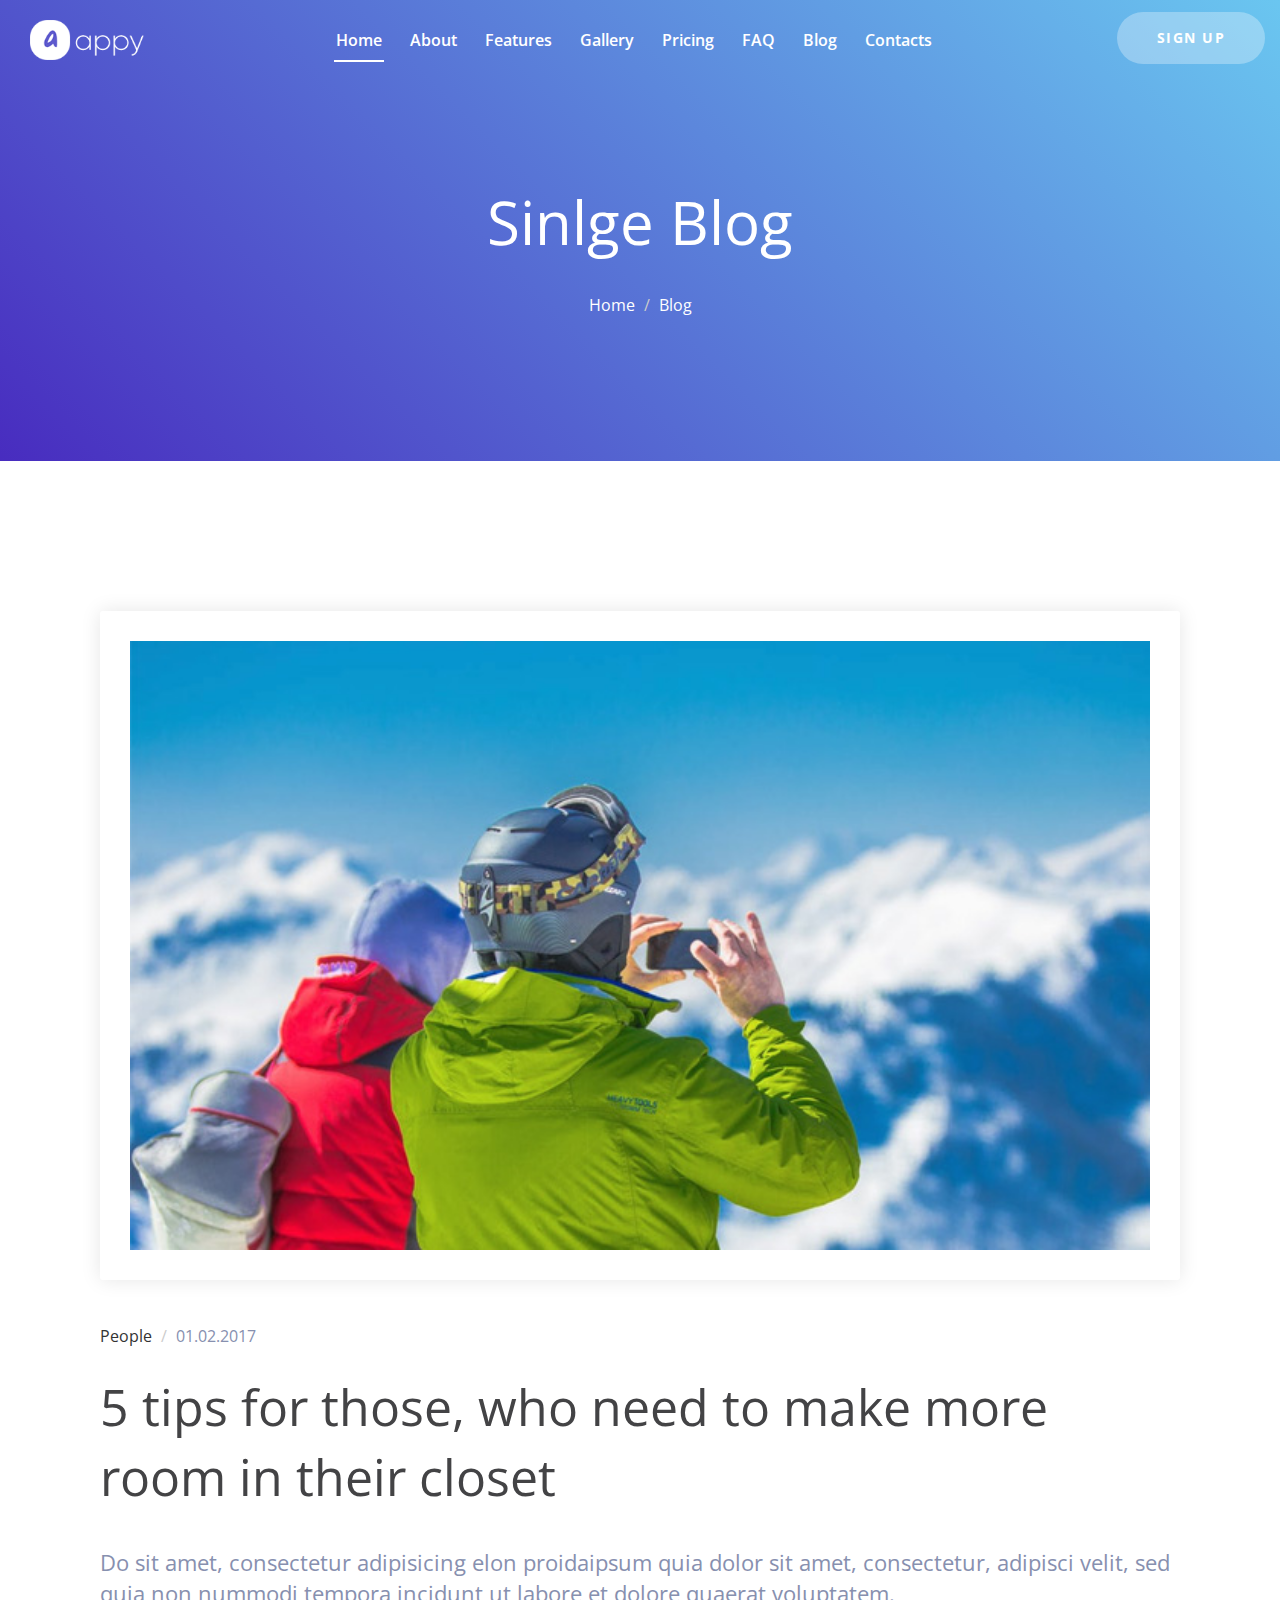
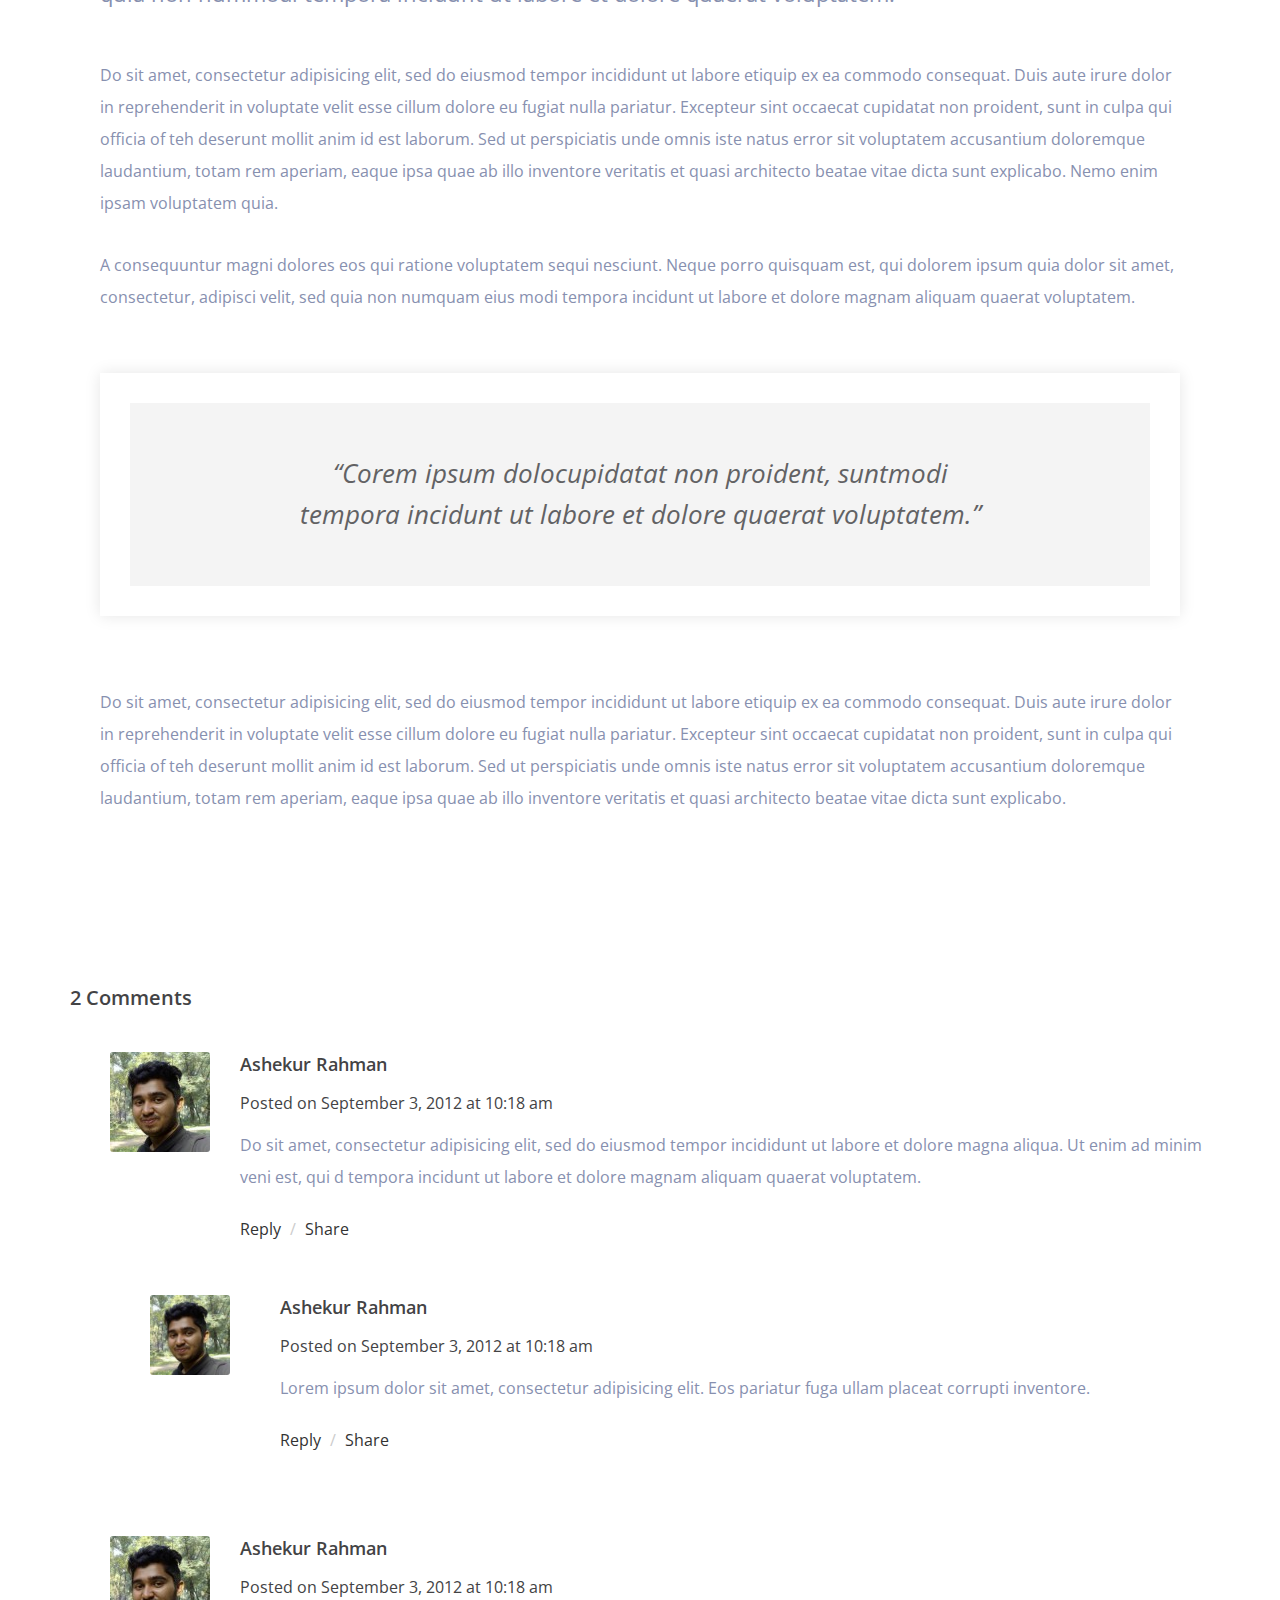
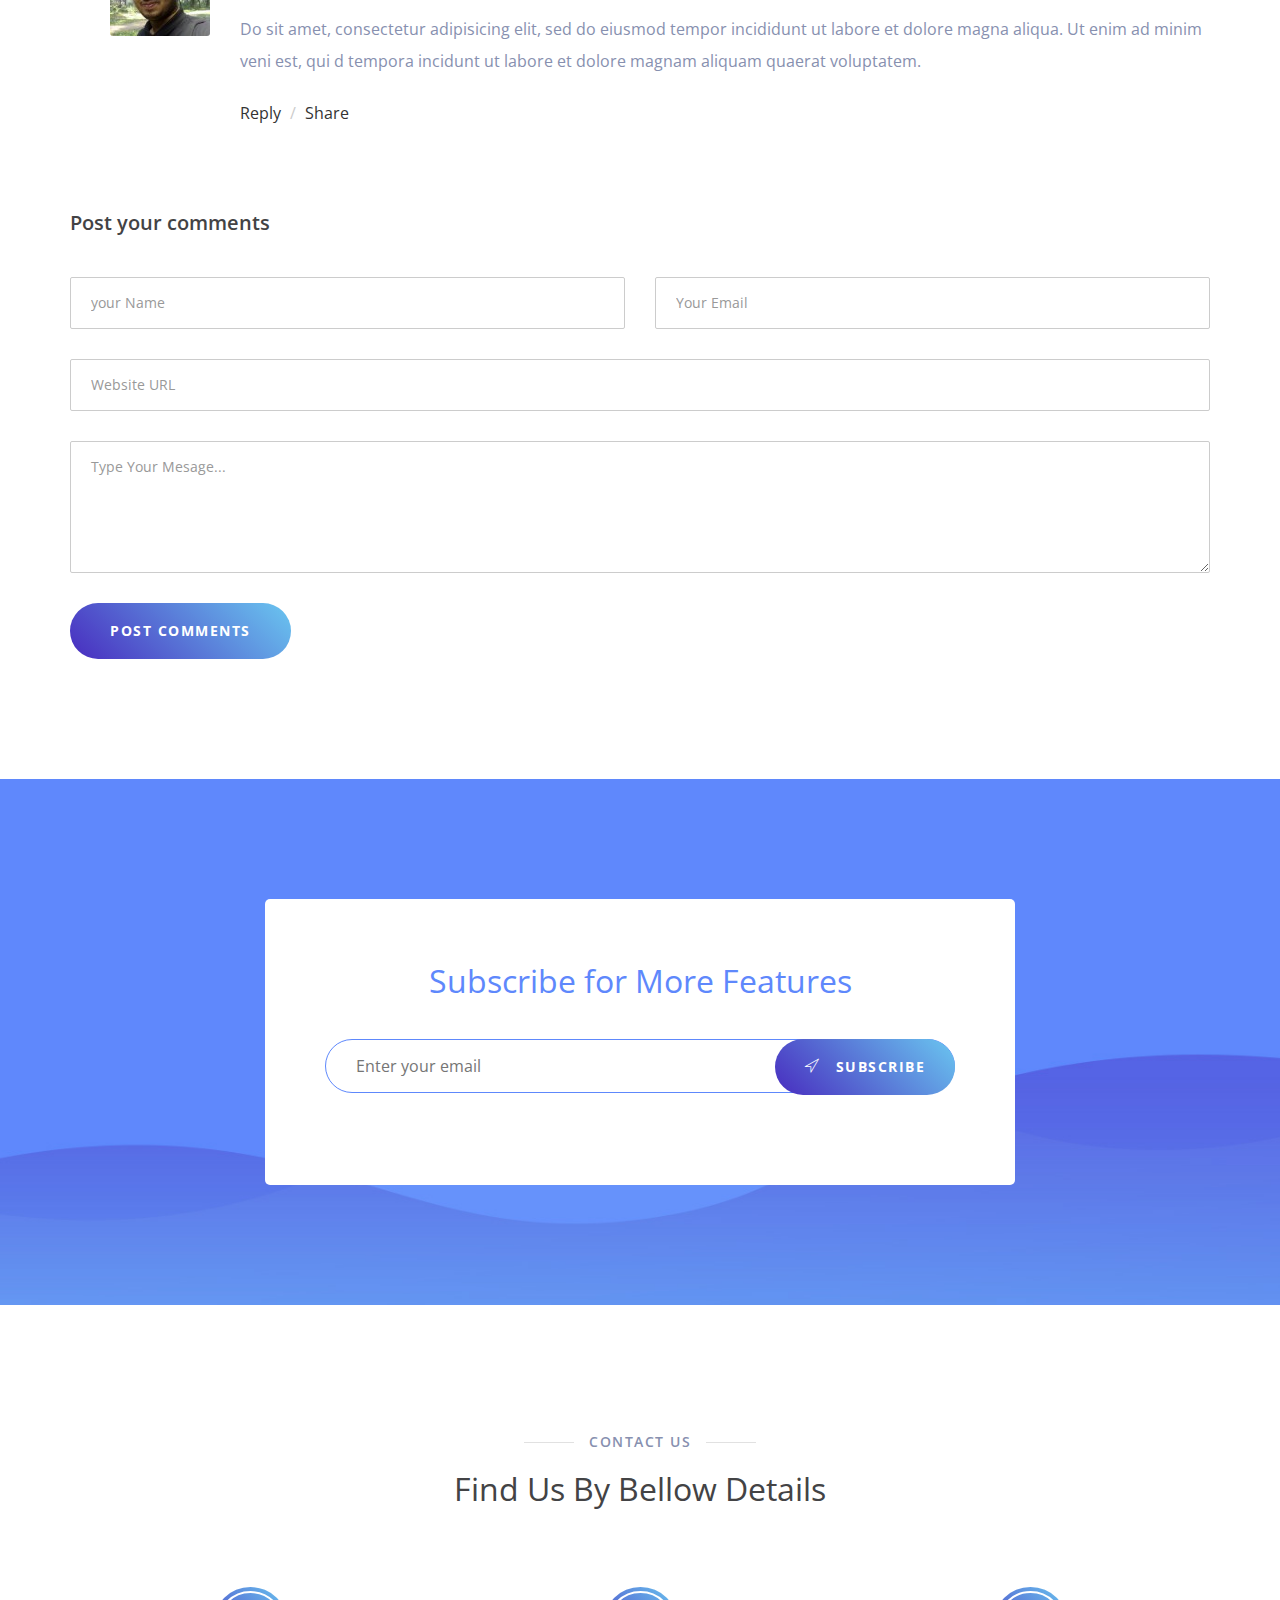
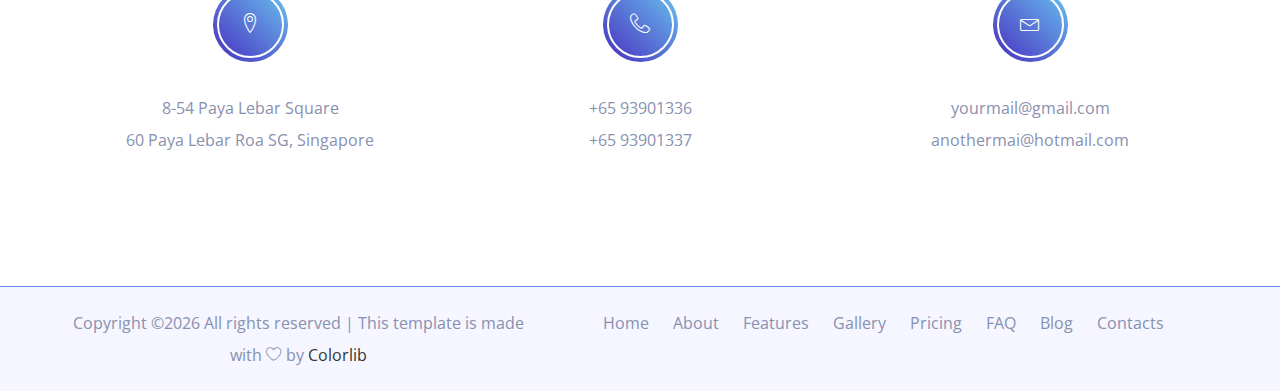
<file: templates/193381/single.html>
<!doctype html>
<html class="no-js" lang="zxx">

<head>
    <meta charset="utf-8">
    <meta name="author" content="Ashekur Rahman">
    <meta name="description" content="">
    <meta name="keywords" content="HTML,CSS,XML,JavaScript">
    <meta http-equiv="x-ua-compatible" content="ie=edge">
    <meta name="viewport" content="width=device-width, initial-scale=1.0">
    <!-- Title -->
    <title>Appy | Single Blog Page</title>
    <!-- Place favicon.ico in the root directory -->
    <link rel="apple-touch-icon" href="images/apple-touch-icon.png">
    <link rel="shortcut icon" type="image/ico" href="images/favicon.ico" />
    <!-- Plugin-CSS -->
    <link rel="stylesheet" href="css/bootstrap.min.css">
    <link rel="stylesheet" href="css/owl.carousel.min.css">
    <link rel="stylesheet" href="css/linearicons.css">
    <link rel="stylesheet" href="css/magnific-popup.css">
    <link rel="stylesheet" href="css/animate.css">
    <!-- Main-Stylesheets -->
    <link rel="stylesheet" href="css/normalize.css">
    <link rel="stylesheet" href="style.css">
    <link rel="stylesheet" href="css/responsive.css">
    <script src="js/vendor/modernizr-2.8.3.min.js"></script>
    <!--[if lt IE 9]>
        <script src="//oss.maxcdn.com/html5shiv/3.7.2/html5shiv.min.js"></script>
        <script src="//oss.maxcdn.com/respond/1.4.2/respond.min.js"></script>
    <![endif]-->
</head>

<body class="single-post" data-spy="scroll" data-target=".mainmenu-area">
    <!-- Preloader-content -->
    <div class="preloader">
        <span><i class="lnr lnr-sun"></i></span>
    </div>
    <!-- MainMenu-Area -->
    <nav class="mainmenu-area" data-spy="affix" data-offset-top="200">
        <div class="container-fluid">
            <div class="navbar-header">
                <button type="button" class="navbar-toggle" data-toggle="collapse" data-target="#primary_menu">
                    <span class="icon-bar"></span>
                    <span class="icon-bar"></span>
                    <span class="icon-bar"></span>
                </button>
                <a class="navbar-brand" href="#"><img src="images/logo.png" alt="Logo"></a>
            </div>
            <div class="collapse navbar-collapse" id="primary_menu">
                <ul class="nav navbar-nav mainmenu">
                    <li class="active"><a href="index.html#home_page">Home</a></li>
                    <li><a href="index.html#about_page">About</a></li>
                    <li><a href="index.html#features_page">Features</a></li>
                    <li><a href="index.html#gallery_page">Gallery</a></li>
                    <li><a href="index.html#price_page">Pricing</a></li>
                    <li><a href="index.html#questions_page">FAQ</a></li>
                    <li><a href="blog.html">Blog</a></li>
                    <li><a href="index.html#contact_page">Contacts</a></li>
                </ul>
                <div class="right-button hidden-xs">
                    <a href="#">Sign Up</a>
                </div>
            </div>
        </div>
    </nav>
    <!-- MainMenu-Area-End -->

    <header class="site-header">
        <div class="container">
            <div class="row">
                <div class="col-xs-12 text-center">
                    <h1 class="white-color">Sinlge Blog</h1>
                    <ul class="breadcrumb">
                        <li><a href="index.html">Home</a></li>
                        <li>Blog</li>
                    </ul>
                </div>
            </div>
        </div>
    </header>
    <div class="section-padding">
        <div class="container">
            <div class="row">
                <div class="col-xs-12">
                    <article class="post-single">
                        <figure class="post-media">
                            <img src="images/sticky-image.jpg" alt="">
                        </figure>
                        <div class="post-body">
                            <ul class="breadcrumb">
                                <li><a href="#">People</a></li>
                                <li>01.02.2017</li>
                            </ul>
                            <h2 class="dark-color">5 tips for those, who need to make more room in their closet</h2>
                            <div class="space-20"></div>
                            <h4>Do sit amet, consectetur adipisicing elon proidaipsum quia dolor sit amet, consectetur, adipisci velit, sed quia non nummodi tempora incidunt ut labore et dolore quaerat voluptatem.</h4>
                            <div class="space-30"></div>
                            <p>Do sit amet, consectetur adipisicing elit, sed do eiusmod tempor incididunt ut labore etiquip ex ea commodo consequat. Duis aute irure dolor in reprehenderit in voluptate velit esse cillum dolore eu fugiat nulla pariatur. Excepteur sint occaecat cupidatat non proident, sunt in culpa qui officia of teh deserunt mollit anim id est laborum. Sed ut perspiciatis unde omnis iste natus error sit voluptatem accusantium doloremque laudantium, totam rem aperiam, eaque ipsa quae ab illo inventore veritatis et quasi architecto beatae vitae dicta sunt explicabo. Nemo enim ipsam voluptatem quia.</p>
                            <div class="space-20"></div>
                            <p>A consequuntur magni dolores eos qui ratione voluptatem sequi nesciunt. Neque porro quisquam est, qui dolorem ipsum quia dolor sit amet, consectetur, adipisci velit, sed quia non numquam eius modi tempora incidunt ut labore et dolore magnam aliquam quaerat voluptatem.</p>
                            <div class="space-50"></div>
                            <blockquote>“Corem ipsum dolocupidatat non proident, suntmodi tempora incidunt ut labore et dolore quaerat voluptatem.”</blockquote>
                            <div class="space-50"></div>
                            <p>Do sit amet, consectetur adipisicing elit, sed do eiusmod tempor incididunt ut labore etiquip ex ea commodo consequat. Duis aute irure dolor in reprehenderit in voluptate velit esse cillum dolore eu fugiat nulla pariatur. Excepteur sint occaecat cupidatat non proident, sunt in culpa qui officia of teh deserunt mollit anim id est laborum. Sed ut perspiciatis unde omnis iste natus error sit voluptatem accusantium doloremque laudantium, totam rem aperiam, eaque ipsa quae ab illo inventore veritatis et quasi architecto beatae vitae dicta sunt explicabo.</p>
                        </div>
                    </article>
                    <div class="space-100"></div>
                    <div id="comments" class="comments-area">
                        <h3 class="comment-heading">2 Comments</h3>
                        <ul class="comments-list">
                            <li>
                                <article class="comment">
                                    <figure class="comment-pic">
                                        <img alt="" src="images/comment-image.jpeg">
                                    </figure>
                                    <div class="comment-content">
                                        <div class="comment-header">
                                            <h4>Ashekur Rahman</h4>
                                            <p class="comment-date">Posted on September 3, 2012 at 10:18 am </p>
                                        </div>
                                        <p>Do sit amet, consectetur adipisicing elit, sed do eiusmod tempor incididunt ut labore et dolore magna aliqua. Ut enim ad minim veni est, qui d tempora incidunt ut labore et dolore magnam aliquam quaerat voluptatem.</p>
                                        <ul class="breadcrumb">
                                            <li><a href="#">Reply</a></li>
                                            <li><a href="#">Share</a></li>
                                        </ul>
                                    </div>
                                </article>
                                <ul>
                                    <li>
                                        <article class="comment">
                                            <figure class="comment-pic">
                                                <img alt="" src="images/comment-image.jpeg">
                                            </figure>
                                            <div class="comment-content">
                                                <div class="comment-header">
                                                    <h4>Ashekur Rahman</h4>
                                                    <p class="comment-date">Posted on September 3, 2012 at 10:18 am </p>
                                                </div>
                                                <p>Lorem ipsum dolor sit amet, consectetur adipisicing elit. Eos pariatur fuga ullam placeat corrupti inventore.</p>
                                                <ul class="breadcrumb">
                                                    <li><a href="#">Reply</a></li>
                                                    <li><a href="#">Share</a></li>
                                                </ul>
                                            </div>
                                        </article>
                                    </li>
                                </ul>
                            </li>
                            <li>
                                <article class="comment">
                                    <figure class="comment-pic">
                                        <img alt="" src="images/comment-image.jpeg">
                                    </figure>
                                    <div class="comment-content">
                                        <div class="comment-header">
                                            <h4>Ashekur Rahman</h4>
                                            <p class="comment-date">Posted on September 3, 2012 at 10:18 am </p>
                                        </div>
                                        <p>Do sit amet, consectetur adipisicing elit, sed do eiusmod tempor incididunt ut labore et dolore magna aliqua. Ut enim ad minim veni est, qui d tempora incidunt ut labore et dolore magnam aliquam quaerat voluptatem.</p>
                                        <ul class="breadcrumb">
                                            <li><a href="#">Reply</a></li>
                                            <li><a href="#">Share</a></li>
                                        </ul>
                                    </div>
                                </article>
                            </li>
                        </ul>
                        <div class="comment-respond">
                            <h4>Post your comments</h4>
                            <form action="#" class="comment-form">
                                <div class="form-double">
                                    <div class="box">
                                        <input type="text" class="form-control" placeholder="your Name">
                                        <div class="space-30"></div>
                                    </div>
                                    <div class="box last">
                                        <input type="email" class="form-control" placeholder="Your Email">
                                        <div class="space-30"></div>
                                    </div>
                                </div>
                                <input type="text" class="form-control" placeholder="Website URL">
                                <div class="space-30"></div>
                                <textarea name="comment" id="comment" rows="5" class="form-control" placeholder="Type Your Mesage..."></textarea>
                                <div class="space-30"></div>
                                <button type="submit" class="bttn-default">Post Comments</button>
                            </form>
                        </div>
                    </div>
                </div>
            </div>
        </div>
    </div>
    <!-- Subscribe-Form -->
    <div class="subscribe-area section-padding">
        <div class="container">
            <div class="row">
                <div class="col-xs-12 col-sm-8 col-sm-offset-2">
                    <div class="subscribe-form text-center">
                        <h3 class="blue-color">Subscribe for More Features</h3>
                        <div class="space-20"></div>
                        <form id="mc-form">
                            <input type="email" class="control" placeholder="Enter your email" required="required" id="mc-email">
                            <button class="bttn-white active" type="submit"><span class="lnr lnr-location"></span> Subscribe</button>
                            <label class="mt10" for="mc-email"></label>
                        </form>
                    </div>
                </div>
            </div>
        </div>
    </div>
    <!-- Subscribe-Form-Area -->
    <!-- Footer-Area -->
    <footer class="footer-area" id="contact_page">
        <div class="section-padding">
            <div class="container">
                <div class="row">
                    <div class="col-xs-12">
                        <div class="page-title text-center">
                            <h5 class="title">Contact US</h5>
                            <h3 class="dark-color">Find Us By Bellow Details</h3>
                            <div class="space-60"></div>
                        </div>
                    </div>
                </div>
                <div class="row">
                    <div class="col-xs-12 col-sm-4">
                        <div class="footer-box">
                            <div class="box-icon">
                                <span class="lnr lnr-map-marker"></span>
                            </div>
                            <p>8-54 Paya Lebar Square <br /> 60 Paya Lebar Roa SG, Singapore</p>
                        </div>
                        <div class="space-30 hidden visible-xs"></div>
                    </div>
                    <div class="col-xs-12 col-sm-4">
                        <div class="footer-box">
                            <div class="box-icon">
                                <span class="lnr lnr-phone-handset"></span>
                            </div>
                            <p>+65 93901336 <br /> +65 93901337</p>
                        </div>
                        <div class="space-30 hidden visible-xs"></div>
                    </div>
                    <div class="col-xs-12 col-sm-4">
                        <div class="footer-box">
                            <div class="box-icon">
                                <span class="lnr lnr-envelope"></span>
                            </div>
                            <p>yourmail@gmail.com <br /> anothermai@hotmail.com
                            </p>
                        </div>
                    </div>
                </div>
            </div>
        </div>
        <!-- Footer-Bootom -->
        <div class="footer-bottom">
            <div class="container">
                <div class="row">
                    <div class="col-xs-12 col-md-5">
                        <!-- Link back to Colorlib can't be removed. Template is licensed under CC BY 3.0. -->
            <span>Copyright &copy;<script>document.write(new Date().getFullYear());</script> All rights reserved | This template is made with <i class="lnr lnr-heart" aria-hidden="true"></i> by <a href="https://colorlib.com" target="_blank">Colorlib</a></span>
            <!-- Link back to Colorlib can't be removed. Template is licensed under CC BY 3.0. -->
                        <div class="space-30 hidden visible-xs"></div>
                    </div>
                    <div class="col-xs-12 col-md-7">
                        <div class="footer-menu">
                            <ul>
                                <li><a href="index.html#home_page">Home</a></li>
                                <li><a href="index.html#about_page">About</a></li>
                                <li><a href="index.html#features_page">Features</a></li>
                                <li><a href="index.html#gallery_page">Gallery</a></li>
                                <li><a href="index.html#price_page">Pricing</a></li>
                                <li><a href="index.html#questions_page">FAQ</a></li>
                                <li><a href="blog.html">Blog</a></li>
                                <li><a href="index.html#contact_page">Contacts</a></li>
                            </ul>
                        </div>
                    </div>
                </div>
            </div>
        </div>
        <!-- Footer-Bootom-End -->
    </footer>
    <!-- Footer-Area-End -->
    <!--Vendor-JS-->
    <script src="js/vendor/jquery-1.12.4.min.js"></script>
    <script src="js/vendor/jquery-ui.js"></script>
    <script src="js/vendor/bootstrap.min.js"></script>
    <!--Plugin-JS-->
    <script src="js/owl.carousel.min.js"></script>
    <script src="js/contact-form.js"></script>
    <script src="js/ajaxchimp.js"></script>
    <script src="js/scrollUp.min.js"></script>
    <script src="js/magnific-popup.min.js"></script>
    <script src="js/wow.min.js"></script>
    <!--Main-active-JS-->
    <script src="js/main.js"></script>
</body>

</html>
</file>
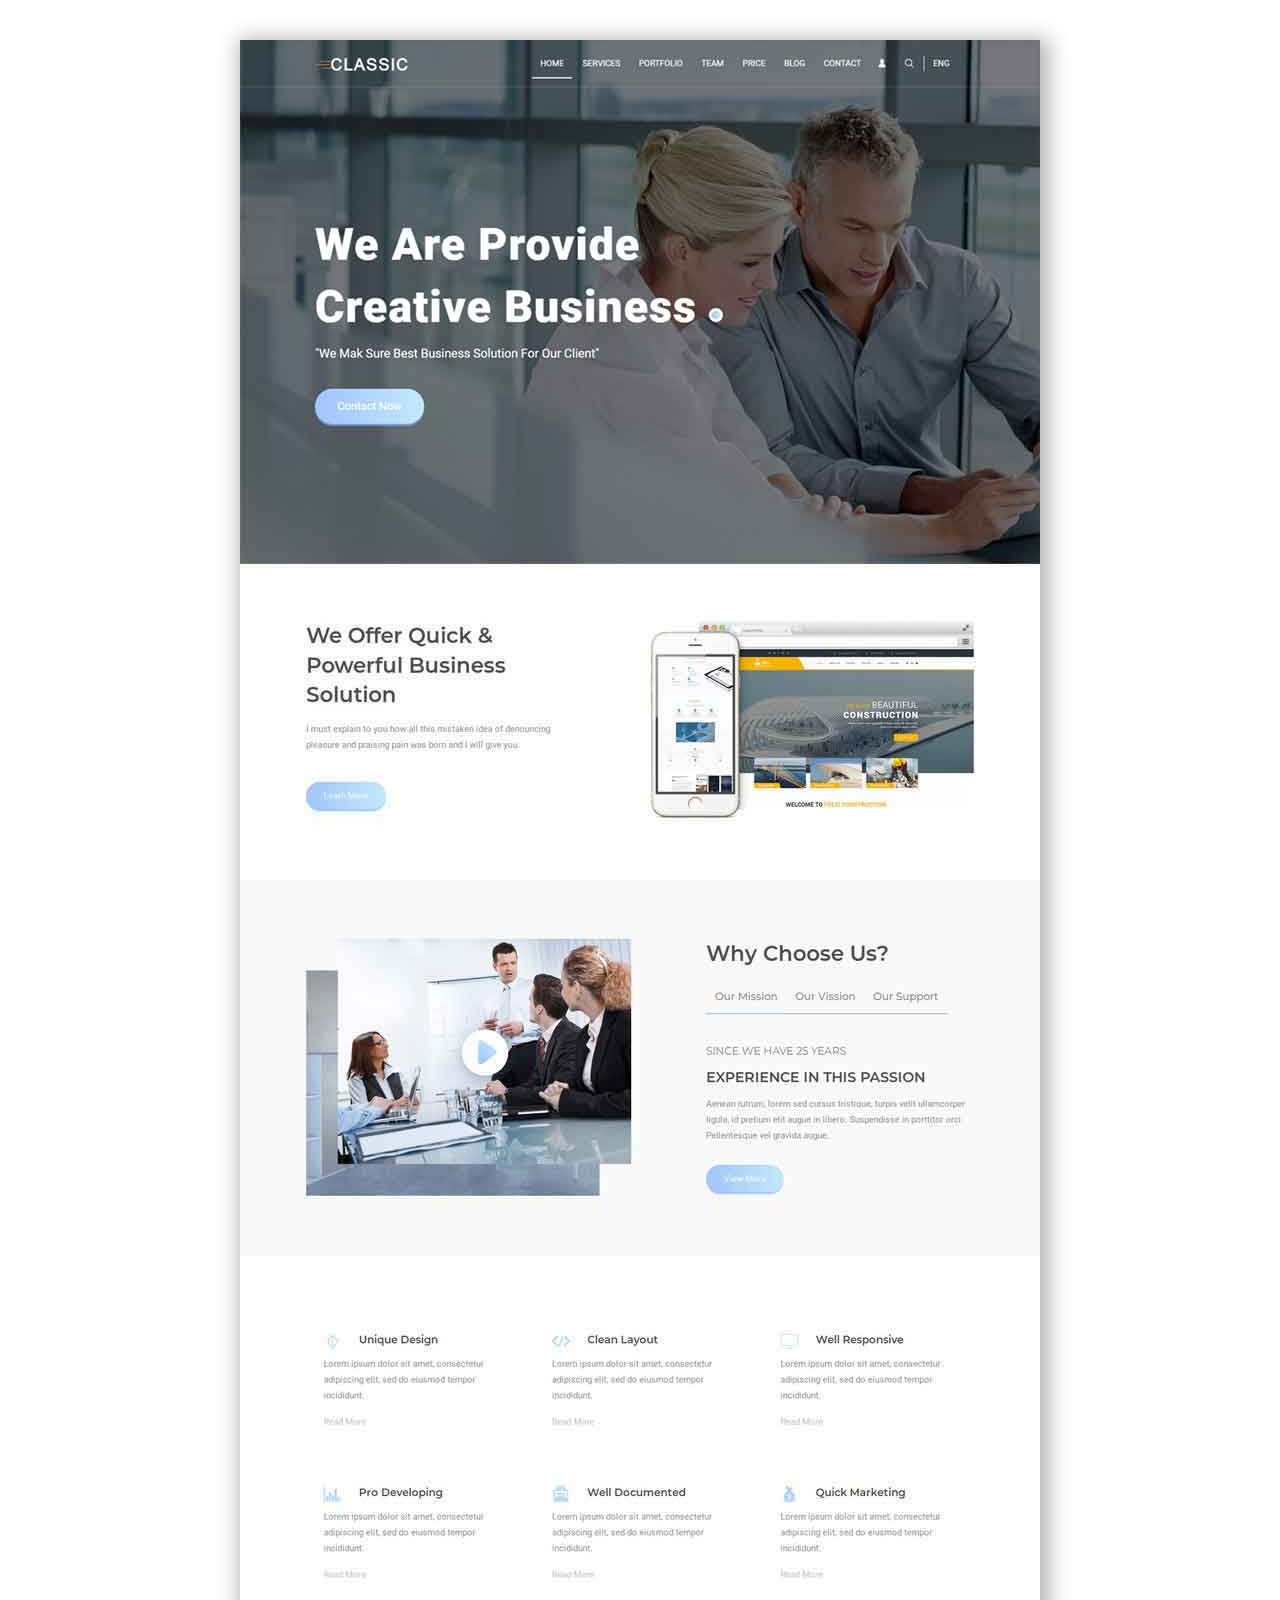
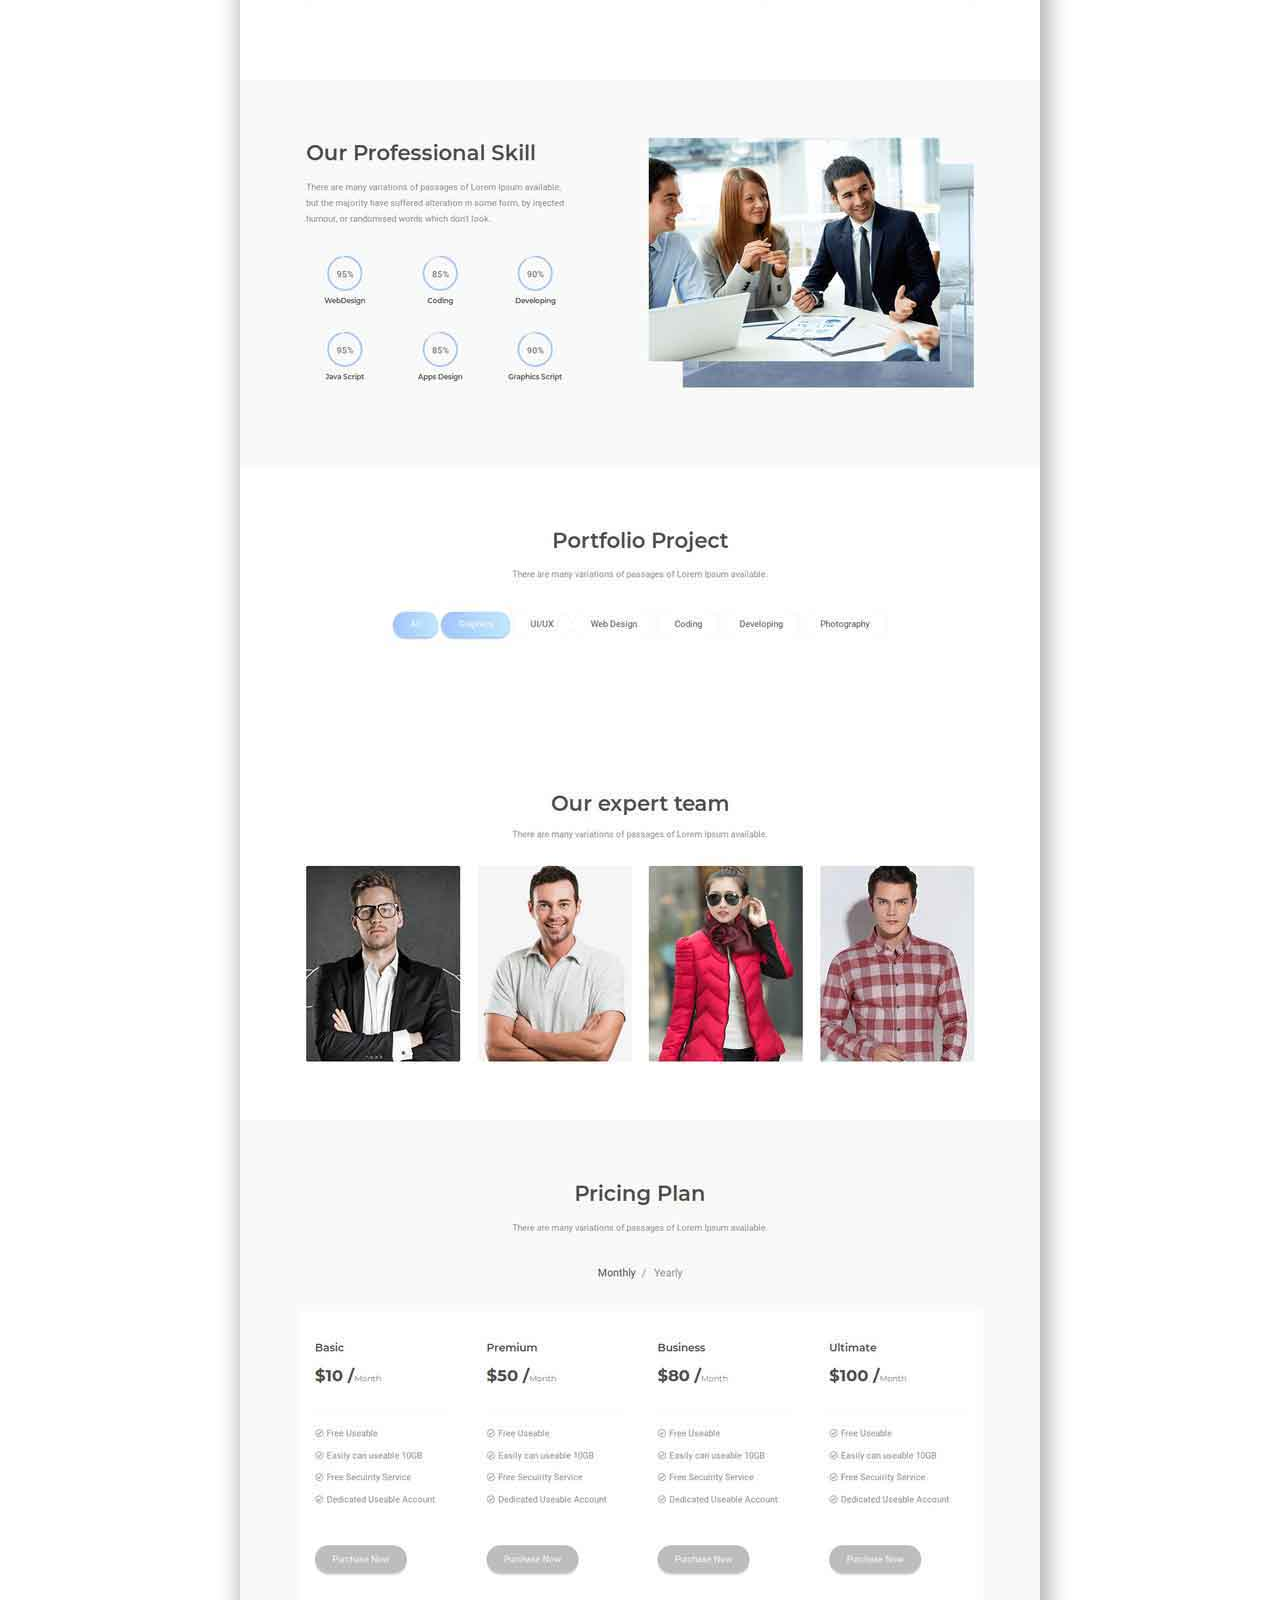
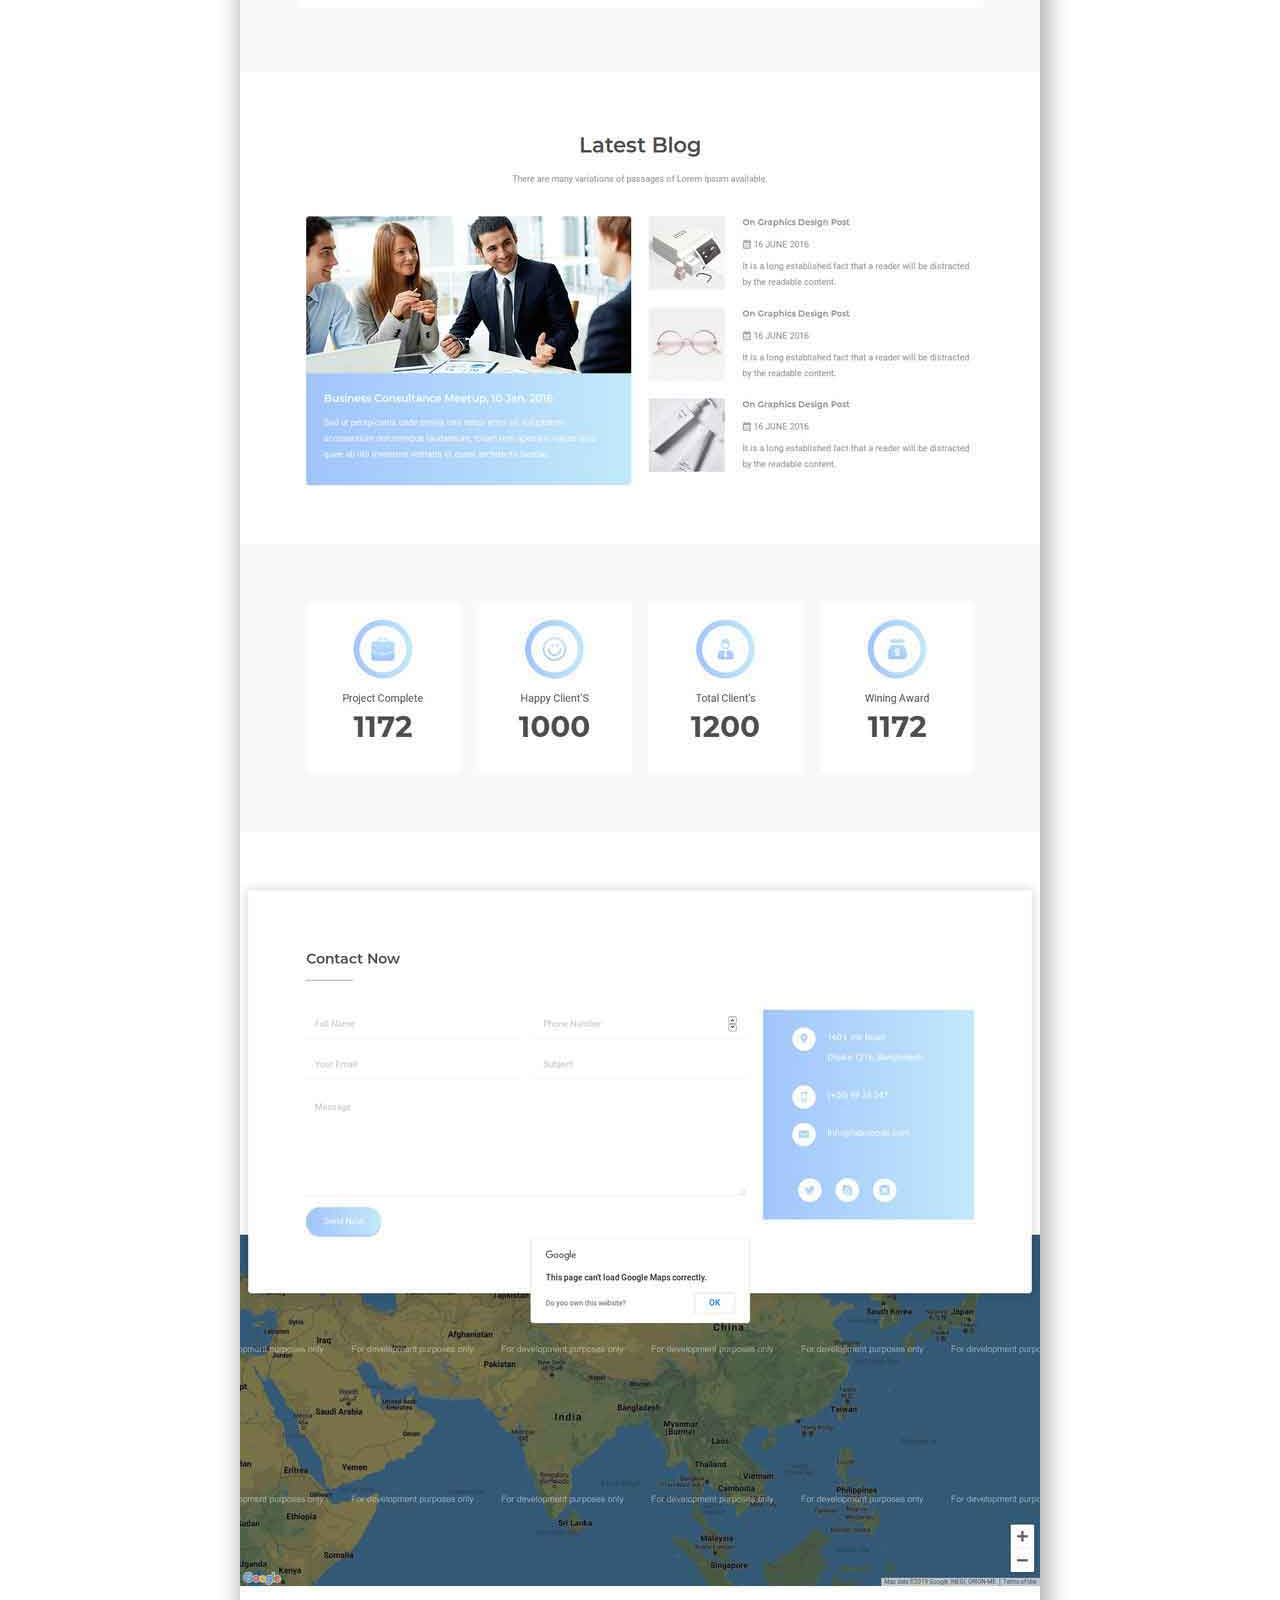
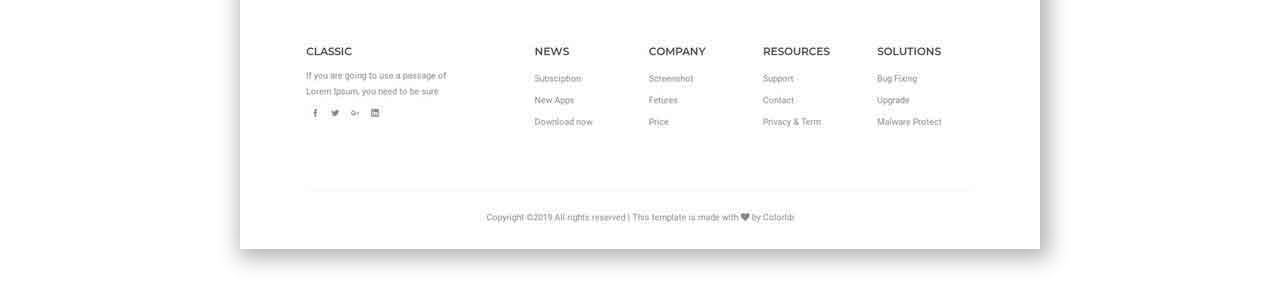
<file: templates/193382/scr.html>
<!DOCTYPE html><html><head><meta charset="utf-8"><title>Создание и продвижение сайтов. Реклама сайтов в Яндекс Директ и Google AdWords</title><meta name="viewport" content="width=device-width, initial-scale=1"><meta http-equiv="X-UA-Compatible" content="IE=edge,chrome=1"><link href="https://fonts.googleapis.com/css?family=Montserrat:500" rel="stylesheet"></head><body>
<img class="img" src="scr.jpg" alt="">
<style>body {width: 100%;height: auto;margin: 0;padding: 0;position: relative;}
.img {height: auto;margin: 40px auto;box-shadow: 4px 4px 20px 5px rgba(0,0,0,0.3);padding: 0;max-width: 100%;vertical-align: middle;border: 0;display: block;}</style></body></html>
</file>
<file: templates/193381/css/linearicons.css>
@font-face {
	font-family: 'Linearicons-Free';
	src:url('../fonts/Linearicons-Free.eot?w118d');
	src:url('../fonts/Linearicons-Free.eot?#iefixw118d') format('embedded-opentype'),
		url('../fonts/Linearicons-Free.woff2?w118d') format('woff2'),
		url('../fonts/Linearicons-Free.woff?w118d') format('woff'),
		url('../fonts/Linearicons-Free.ttf?w118d') format('truetype'),
		url('../fonts/Linearicons-Free.svg?w118d#Linearicons-Free') format('svg');
	font-weight: normal;
	font-style: normal;
}

.lnr {
	font-family: 'Linearicons-Free';
	speak: none;
	font-style: normal;
	font-weight: normal;
	font-variant: normal;
	text-transform: none;
	line-height: 1;

	/* Better Font Rendering =========== */
	-webkit-font-smoothing: antialiased;
	-moz-osx-font-smoothing: grayscale;
}

.lnr-home:before {
	content: "\e800";
}
.lnr-apartment:before {
	content: "\e801";
}
.lnr-pencil:before {
	content: "\e802";
}
.lnr-magic-wand:before {
	content: "\e803";
}
.lnr-drop:before {
	content: "\e804";
}
.lnr-lighter:before {
	content: "\e805";
}
.lnr-poop:before {
	content: "\e806";
}
.lnr-sun:before {
	content: "\e807";
}
.lnr-moon:before {
	content: "\e808";
}
.lnr-cloud:before {
	content: "\e809";
}
.lnr-cloud-upload:before {
	content: "\e80a";
}
.lnr-cloud-download:before {
	content: "\e80b";
}
.lnr-cloud-sync:before {
	content: "\e80c";
}
.lnr-cloud-check:before {
	content: "\e80d";
}
.lnr-database:before {
	content: "\e80e";
}
.lnr-lock:before {
	content: "\e80f";
}
.lnr-cog:before {
	content: "\e810";
}
.lnr-trash:before {
	content: "\e811";
}
.lnr-dice:before {
	content: "\e812";
}
.lnr-heart:before {
	content: "\e813";
}
.lnr-star:before {
	content: "\e814";
}
.lnr-star-half:before {
	content: "\e815";
}
.lnr-star-empty:before {
	content: "\e816";
}
.lnr-flag:before {
	content: "\e817";
}
.lnr-envelope:before {
	content: "\e818";
}
.lnr-paperclip:before {
	content: "\e819";
}
.lnr-inbox:before {
	content: "\e81a";
}
.lnr-eye:before {
	content: "\e81b";
}
.lnr-printer:before {
	content: "\e81c";
}
.lnr-file-empty:before {
	content: "\e81d";
}
.lnr-file-add:before {
	content: "\e81e";
}
.lnr-enter:before {
	content: "\e81f";
}
.lnr-exit:before {
	content: "\e820";
}
.lnr-graduation-hat:before {
	content: "\e821";
}
.lnr-license:before {
	content: "\e822";
}
.lnr-music-note:before {
	content: "\e823";
}
.lnr-film-play:before {
	content: "\e824";
}
.lnr-camera-video:before {
	content: "\e825";
}
.lnr-camera:before {
	content: "\e826";
}
.lnr-picture:before {
	content: "\e827";
}
.lnr-book:before {
	content: "\e828";
}
.lnr-bookmark:before {
	content: "\e829";
}
.lnr-user:before {
	content: "\e82a";
}
.lnr-users:before {
	content: "\e82b";
}
.lnr-shirt:before {
	content: "\e82c";
}
.lnr-store:before {
	content: "\e82d";
}
.lnr-cart:before {
	content: "\e82e";
}
.lnr-tag:before {
	content: "\e82f";
}
.lnr-phone-handset:before {
	content: "\e830";
}
.lnr-phone:before {
	content: "\e831";
}
.lnr-pushpin:before {
	content: "\e832";
}
.lnr-map-marker:before {
	content: "\e833";
}
.lnr-map:before {
	content: "\e834";
}
.lnr-location:before {
	content: "\e835";
}
.lnr-calendar-full:before {
	content: "\e836";
}
.lnr-keyboard:before {
	content: "\e837";
}
.lnr-spell-check:before {
	content: "\e838";
}
.lnr-screen:before {
	content: "\e839";
}
.lnr-smartphone:before {
	content: "\e83a";
}
.lnr-tablet:before {
	content: "\e83b";
}
.lnr-laptop:before {
	content: "\e83c";
}
.lnr-laptop-phone:before {
	content: "\e83d";
}
.lnr-power-switch:before {
	content: "\e83e";
}
.lnr-bubble:before {
	content: "\e83f";
}
.lnr-heart-pulse:before {
	content: "\e840";
}
.lnr-construction:before {
	content: "\e841";
}
.lnr-pie-chart:before {
	content: "\e842";
}
.lnr-chart-bars:before {
	content: "\e843";
}
.lnr-gift:before {
	content: "\e844";
}
.lnr-diamond:before {
	content: "\e845";
}
.lnr-linearicons:before {
	content: "\e846";
}
.lnr-dinner:before {
	content: "\e847";
}
.lnr-coffee-cup:before {
	content: "\e848";
}
.lnr-leaf:before {
	content: "\e849";
}
.lnr-paw:before {
	content: "\e84a";
}
.lnr-rocket:before {
	content: "\e84b";
}
.lnr-briefcase:before {
	content: "\e84c";
}
.lnr-bus:before {
	content: "\e84d";
}
.lnr-car:before {
	content: "\e84e";
}
.lnr-train:before {
	content: "\e84f";
}
.lnr-bicycle:before {
	content: "\e850";
}
.lnr-wheelchair:before {
	content: "\e851";
}
.lnr-select:before {
	content: "\e852";
}
.lnr-earth:before {
	content: "\e853";
}
.lnr-smile:before {
	content: "\e854";
}
.lnr-sad:before {
	content: "\e855";
}
.lnr-neutral:before {
	content: "\e856";
}
.lnr-mustache:before {
	content: "\e857";
}
.lnr-alarm:before {
	content: "\e858";
}
.lnr-bullhorn:before {
	content: "\e859";
}
.lnr-volume-high:before {
	content: "\e85a";
}
.lnr-volume-medium:before {
	content: "\e85b";
}
.lnr-volume-low:before {
	content: "\e85c";
}
.lnr-volume:before {
	content: "\e85d";
}
.lnr-mic:before {
	content: "\e85e";
}
.lnr-hourglass:before {
	content: "\e85f";
}
.lnr-undo:before {
	content: "\e860";
}
.lnr-redo:before {
	content: "\e861";
}
.lnr-sync:before {
	content: "\e862";
}
.lnr-history:before {
	content: "\e863";
}
.lnr-clock:before {
	content: "\e864";
}
.lnr-download:before {
	content: "\e865";
}
.lnr-upload:before {
	content: "\e866";
}
.lnr-enter-down:before {
	content: "\e867";
}
.lnr-exit-up:before {
	content: "\e868";
}
.lnr-bug:before {
	content: "\e869";
}
.lnr-code:before {
	content: "\e86a";
}
.lnr-link:before {
	content: "\e86b";
}
.lnr-unlink:before {
	content: "\e86c";
}
.lnr-thumbs-up:before {
	content: "\e86d";
}
.lnr-thumbs-down:before {
	content: "\e86e";
}
.lnr-magnifier:before {
	content: "\e86f";
}
.lnr-cross:before {
	content: "\e870";
}
.lnr-menu:before {
	content: "\e871";
}
.lnr-list:before {
	content: "\e872";
}
.lnr-chevron-up:before {
	content: "\e873";
}
.lnr-chevron-down:before {
	content: "\e874";
}
.lnr-chevron-left:before {
	content: "\e875";
}
.lnr-chevron-right:before {
	content: "\e876";
}
.lnr-arrow-up:before {
	content: "\e877";
}
.lnr-arrow-down:before {
	content: "\e878";
}
.lnr-arrow-left:before {
	content: "\e879";
}
.lnr-arrow-right:before {
	content: "\e87a";
}
.lnr-move:before {
	content: "\e87b";
}
.lnr-warning:before {
	content: "\e87c";
}
.lnr-question-circle:before {
	content: "\e87d";
}
.lnr-menu-circle:before {
	content: "\e87e";
}
.lnr-checkmark-circle:before {
	content: "\e87f";
}
.lnr-cross-circle:before {
	content: "\e880";
}
.lnr-plus-circle:before {
	content: "\e881";
}
.lnr-circle-minus:before {
	content: "\e882";
}
.lnr-arrow-up-circle:before {
	content: "\e883";
}
.lnr-arrow-down-circle:before {
	content: "\e884";
}
.lnr-arrow-left-circle:before {
	content: "\e885";
}
.lnr-arrow-right-circle:before {
	content: "\e886";
}
.lnr-chevron-up-circle:before {
	content: "\e887";
}
.lnr-chevron-down-circle:before {
	content: "\e888";
}
.lnr-chevron-left-circle:before {
	content: "\e889";
}
.lnr-chevron-right-circle:before {
	content: "\e88a";
}
.lnr-crop:before {
	content: "\e88b";
}
.lnr-frame-expand:before {
	content: "\e88c";
}
.lnr-frame-contract:before {
	content: "\e88d";
}
.lnr-layers:before {
	content: "\e88e";
}
.lnr-funnel:before {
	content: "\e88f";
}
.lnr-text-format:before {
	content: "\e890";
}
.lnr-text-format-remove:before {
	content: "\e891";
}
.lnr-text-size:before {
	content: "\e892";
}
.lnr-bold:before {
	content: "\e893";
}
.lnr-italic:before {
	content: "\e894";
}
.lnr-underline:before {
	content: "\e895";
}
.lnr-strikethrough:before {
	content: "\e896";
}
.lnr-highlight:before {
	content: "\e897";
}
.lnr-text-align-left:before {
	content: "\e898";
}
.lnr-text-align-center:before {
	content: "\e899";
}
.lnr-text-align-right:before {
	content: "\e89a";
}
.lnr-text-align-justify:before {
	content: "\e89b";
}
.lnr-line-spacing:before {
	content: "\e89c";
}
.lnr-indent-increase:before {
	content: "\e89d";
}
.lnr-indent-decrease:before {
	content: "\e89e";
}
.lnr-pilcrow:before {
	content: "\e89f";
}
.lnr-direction-ltr:before {
	content: "\e8a0";
}
.lnr-direction-rtl:before {
	content: "\e8a1";
}
.lnr-page-break:before {
	content: "\e8a2";
}
.lnr-sort-alpha-asc:before {
	content: "\e8a3";
}
.lnr-sort-amount-asc:before {
	content: "\e8a4";
}
.lnr-hand:before {
	content: "\e8a5";
}
.lnr-pointer-up:before {
	content: "\e8a6";
}
.lnr-pointer-right:before {
	content: "\e8a7";
}
.lnr-pointer-down:before {
	content: "\e8a8";
}
.lnr-pointer-left:before {
	content: "\e8a9";
}
</file>
<file: templates/193381/style.css>
/*-----------------------------------------------------------------------------------
Template Name: Appy HTML5 Template,
Template URI: http://www.themectg.com
Description: This is html5 template
Author: Ashekur Rahman Hridoy
Author URI: http://www.facebook.com/ashekur.rahman.hridoy
Version: 1.0
-----------------------------------------------------------------------------------
CSS INDEX
===================
1. Google font
2. Theme Default CSS
3. Button-Style
4. Helper-Classes
5. MainMenu-Area
6. Page-Title
7. Home-Area
8. Progress-Area
9. Video-Area
10. Feature-Area
11. Service-Box
12. Testimonial-Area
13. Gallery-Area
14. Download-Area
15. Price-Area
16. Questions-area
17. Subscribe-Form
18. Footer-Area
19. ScrollUp-Button
20. Blog-Post
21. Pagination
22. Comment-Respond
23. Form-Stype
-----------------------------------------------------------------------------------*/

/*-----------------
1. Google font
------------------*/

@import url('https://fonts.googleapis.com/css?family=Open+Sans:300,400,400i,600,700,800');

/*-------------------
2. Theme Default CSS
--------------------*/

* {
    outline: none;
}

a {
    text-decoration: none;
    outline: none;
    -webkit-transition: 0.4s;
    -o-transition: 0.4s;
    transition: 0.4s;
    color: #333333;
}

input:focus,
button:focus,
a:focus,
a:hover {
    text-decoration: none;
    outline: none;
    color: #768ede;
}

img {
    max-width: 100%;
    height: auto;
}

h1,
h2,
h3,
h4,
h5,
h6 {
    margin: 0 0 15px;
    font-weight: 400;
    line-height: 1.4em;
}

h1 {
    font-size: 60px;
}

h2 {
    font-size: 50px;
}

h3 {
    font-size: 32px;
}

html,
body {
    height: 100%
}

body {
    font-family: 'Open Sans', sans-serif;
    font-weight: 400;
    font-size: 16px;
    line-height: 32px;
    color: #8790af;
}


/* Remove Chrome Input Field's Unwanted Yellow Background Color */

input:-webkit-autofill,
input:-webkit-autofill:hover,
input:-webkit-autofill:focus {
    -webkit-box-shadow: 0 0 0px 1000px white inset !important;
}

/*-- 3. Button-Style --*/

.bttn-white {
    position: relative;
    background: rgb(72, 44, 191);
    background: -webkit-linear-gradient(45deg, rgba(72, 44, 191, 1) 0%, rgba(106, 198, 240, 1) 100%);
    background: -o-linear-gradient(45deg, rgba(72, 44, 191, 1) 0%, rgba(106, 198, 240, 1) 100%);
    background: linear-gradient(45deg, rgba(72, 44, 191, 1) 0%, rgba(106, 198, 240, 1) 100%);
    filter: progid:DXImageTransform.Microsoft.gradient( startColorstr='#482cbf', endColorstr='#6ac6f0', GradientType=1);
    overflow: hidden;
    z-index: 1;
    margin-right: 10px;
    border: none;
}

.bttn-white img {
    height: 20px;
    margin-right: 5px;
    margin-top: -5px;
    display: inline-block;
}



.bttn-white:before {
    content: "";
    position: absolute;
    left: 0;
    top: 0;
    width: 100%;
    height: 100%;
    background-color: #ffffff;
    z-index: -1;
    -webkit-transition: 0.3s;
    -o-transition: 0.3s;
    transition: 0.3s;
    opacity: 1;
}

.bttn-white.active,
.bttn-white:hover {
    color: #ffffff;
}

.bttn-white.active:before,
.bttn-white:hover:before {
    opacity: 0;
}

.bttn-default,
.bttn-white {
    padding: 12px 30px;
    background-color: #ffffff;
    display: inline-block;
    color: #768ede;
    text-transform: uppercase;
    border-radius: 50px;
    letter-spacing: 1.5px;
    font-weight: 700;
    font-size: 14px;
    -webkit-transition: 0.3s;
    -o-transition: 0.3s;
    transition: 0.3s;
    border: none;
}

.bttn-default .lnr,
.bttn-white .lnr {
    margin-right: 10px;
}


.bttn-default {
    padding: 12px 40px;
    /* Permalink - use to edit and share this gradient: http://colorzilla.com/gradient-editor/#482cbf+0,6ac6f0+100 */
    background: rgb(72, 44, 191);
    /* Old browsers */
    /* FF3.6-15 */
    background: -webkit-linear-gradient(45deg, rgba(72, 44, 191, 1) 0%, rgba(106, 198, 240, 1) 100%);
    /* Chrome10-25,Safari5.1-6 */
    background: -o-linear-gradient(45deg, rgba(72, 44, 191, 1) 0%, rgba(106, 198, 240, 1) 100%);
    background: linear-gradient(45deg, rgba(72, 44, 191, 1) 0%, rgba(106, 198, 240, 1) 100%);
    /* W3C, IE10+, FF16+, Chrome26+, Opera12+, Safari7+ */
    filter: progid:DXImageTransform.Microsoft.gradient( startColorstr='#482cbf', endColorstr='#6ac6f0', GradientType=1);
    color: #ffffff;
    -webkit-box-shadow: 0 0 0 0 rgba(0, 0, 0, 0.1);
    box-shadow: 0 0 0 0 rgba(0, 0, 0, 0.1);
    -webkit-transform: translateY(0);
    -ms-transform: translateY(0);
    transform: translateY(0);
}

.bttn-default:hover {
    color: #ffffff;
    -webkit-box-shadow: 0 25px 50px -20px rgba(0, 0, 0, 0.6);
    box-shadow: 0 25px 50px -20px rgba(0, 0, 0, 0.6);
    -webkit-transform: translateY(-5px);
    -ms-transform: translateY(-5px);
    transform: translateY(-5px);
}

.sq {
    border-radius: 3px !important;
}


/*-- 4. Helper-Classes --*/

.section-padding-top {
    padding-top: 120px;
}

.section-padding {
    padding-top: 120px;
    padding-bottom: 120px;
}

.upper {
    text-transform: uppercase;
}

.angle,
.overlay {
    position: relative;
    z-index: 1;
}

.overlay:before {
    content: "";
    position: absolute;
    left: 0;
    top: 0;
    width: 100%;
    height: 100%;
    /* Permalink - use to edit and share this gradient: http://colorzilla.com/gradient-editor/#482cbf+0,6ac6f0+100 */
    background: rgb(72, 44, 191);
    /* Old browsers */
    /* FF3.6-15 */
    background: -webkit-linear-gradient(45deg, rgba(72, 44, 191, 1) 0%, rgba(106, 198, 240, 1) 100%);
    /* Chrome10-25,Safari5.1-6 */
    background: -o-linear-gradient(45deg, rgba(72, 44, 191, 1) 0%, rgba(106, 198, 240, 1) 100%);
    background: linear-gradient(45deg, rgba(72, 44, 191, 1) 0%, rgba(106, 198, 240, 1) 100%);
    /* W3C, IE10+, FF16+, Chrome26+, Opera12+, Safari7+ */
    filter: progid:DXImageTransform.Microsoft.gradient( startColorstr='#482cbf', endColorstr='#6ac6f0', GradientType=1);
    opacity: 0.8;
    /* IE6-9 fallback on horizontal gradient */
    z-index: -2;
}

.angle:after {
    content: "";
    position: absolute;
    left: 0;
    bottom: 0;
    width: 100%;
    height: 150px;
    background: rgba(0, 0, 0, 0) -webkit-linear-gradient(left bottom, #ffffff 50%, transparent 50%) repeat scroll 0 0;
    background: rgba(0, 0, 0, 0) -webkit-gradient(linear, left bottom, right top, color-stop(50%, #ffffff), color-stop(50%, transparent)) repeat scroll 0 0;
    background: rgba(0, 0, 0, 0) -o-linear-gradient(left bottom, #ffffff 50%, transparent 50%) repeat scroll 0 0;
    background: rgba(0, 0, 0, 0) linear-gradient(to right top, #ffffff 50%, transparent 50%) repeat scroll 0 0;
    z-index: -1;
}

.dark-color {
    color: #434345
}

.blue-color {
    color: #5e88fc;
}

.white-color {
    color: #ffffff !important;
}

.gray-bg {
    background-color: #f5f6ff;
}

/*-- 5. MainMenu-Area --*/

.mainmenu-area {
    position: absolute;
    left: 0;
    top: 0;
    width: 100%;
    z-index: 9999;
    padding: 20px 140px 15px 0;
    background: transparent;
    -webkit-transition: 0.3s;
    -o-transition: 0.3s;
    transition: 0.3s;
}

.mainmenu-area:before {
    content: '';
    position: absolute;
    left: 0;
    top: 0;
    width: 100%;
    height: 100%;
    background: rgb(72, 44, 191);
    background: -webkit-linear-gradient(45deg, rgba(72, 44, 191, 1) 0%, rgba(106, 198, 240, 1) 100%);
    background: -o-linear-gradient(45deg, rgba(72, 44, 191, 1) 0%, rgba(106, 198, 240, 1) 100%);
    background: linear-gradient(45deg, rgba(72, 44, 191, 1) 0%, rgba(106, 198, 240, 1) 100%);
    filter: progid:DXImageTransform.Microsoft.gradient( startColorstr='#482cbf', endColorstr='#6ac6f0', GradientType=1);
    z-index: -1;
    opacity: 0;
    -webkit-transition: 0.3s;
    -o-transition: 0.3s;
    transition: 0.3s;
}

.mainmenu-area.affix {
    position: fixed;
    top: 0;
}

.mainmenu-area.affix:before {
    opacity: 1;
}

.mainmenu-area .right-button {
    position: absolute;
    right: 15px;
    top: 12px;
}

.mainmenu-area .right-button a {
    color: #ffffff;
    padding: 10px 40px;
    border-radius: 50px;
    background-color: rgba(255, 255, 255, 0.3);
    display: inline-block;
    text-transform: uppercase;
    letter-spacing: 1.5px;
    font-weight: 700;
    font-size: 14px;
}

.mainmenu-area .right-button a:hover {
    background-color: rgba(255, 255, 255, 1);
    color: #768ede;
}

.mainmenu-area ul.mainmenu {
    text-align: center;
    float: none;
    display: block;
}

.mainmenu-area ul.mainmenu li {
    float: none;
    display: inline-block;
    text-align: center;
}

.mainmenu-area ul.nav.navbar-nav li a {
    color: #ffffff;
    padding: 10px 2px;
    text-transform: capitalize;
    background: transparent;
    font-weight: 600;
    border-bottom: 2px solid transparent;
    margin: 0 15px;
}

.mainmenu-area ul.nav.navbar-nav li a:hover,
.mainmenu-area ul.nav.navbar-nav li.active a {
    border-bottom-color: #ffffff;
}

.mainmenu-area .navbar-brand {
    height: auto;
    padding: 0 15px;
}

.mainmenu-area .navbar-brand img {
    height: 40px;
}

/*-- 6. Page-Title --*/

.page-title .title {
    position: relative;
    display: inline-block;
    text-transform: uppercase;
    letter-spacing: 1.5px;
    color: #8790af;
    font-weight: 600;
}

.text-center.page-title .title:before,
.page-title .title:after {
    content: '';
    width: 50px;
    height: 1px;
    display: inline-block;
    background-color: #e1e1e1;
    margin: 0 15px;
    -webkit-transform: translateY(-4px);
    -ms-transform: translateY(-4px);
    transform: translateY(-4px);
}

/*-- 7. Home-Area --*/

.home-area {
    width: 100%;
    background: url('images/header-bg.jpg') no-repeat scroll center bottom / cover;
    padding-top: 26vh;
    color: #ffffff;
    margin-bottom: 100px;
}

.home-area .mobile-image {
    margin-right: 0;
    margin-left: 0;
    margin-bottom: -158px;
}

/*-- 8. Progress-Area --*/

.progress-area {
    background-image: url('images/progress-bg.jpg');
    background-repeat: no-repeat;
    background-position: right center;
    background-size: auto 100%;
    margin-top: 90px;
    margin-bottom: 220px;
}

.progress-area .mobile-image {
    margin-top: -90px;
    margin-bottom: -153px;
}

/*-- 9. Video-Area --*/

.video-area {
    background-image: url('images/video-bg.jpg');
    background-repeat: no-repeat;
    background-position: left center;
    background-size: auto 100%;
    margin-bottom: 120px;
}

.video-photo {
    position: relative;
    border-radius: 5px;
    overflow: hidden;
}

.video-photo > img {
    width: 100%;
}

.video-area a.video-button {
    position: absolute;
    top: 50%;
    left: 50%;
    -webkit-transform: translate(-50%, -50%);
    -ms-transform: translate(-50%, -50%);
    transform: translate(-50%, -50%);
    border-radius: 50%;
}

/*-- 10. Feature-Area --*/

.feature-area {
    color: #ffffff;
    background-color: #5e88fc;
    background-image: url('images/feature-bg.png');
    background-position: bottom -120px center;
    background-repeat: no-repeat;
    background-size: auto 94%;
    margin-bottom: 142px;
}

.feature-area .page-title .title {
    color: #ffffff;
}

.feature-area .mobile-image {
    margin-bottom: -142px;
}

/*-- 11. Service-Box --*/

.service-box {
    position: relative;
    padding-left: 100px;
}

.team-slide .owl-controls .owl-nav > div,
.service-box .box-icon {
    position: absolute;
    left: 0;
    top: 0;
    width: 70px;
    height: 70px;
    border-radius: 100%;
    text-align: center;
    font-size: 20px;
    line-height: 72px;
    /* Permalink - use to edit and share this gradient: http://colorzilla.com/gradient-editor/#482cbf+0,6ac6f0+100 */
    background: rgb(72, 44, 191);
    /* Old browsers */
    /* FF3.6-15 */
    background: -webkit-linear-gradient(45deg, rgba(72, 44, 191, 1) 0%, rgba(106, 198, 240, 1) 100%);
    /* Chrome10-25,Safari5.1-6 */
    background: -o-linear-gradient(45deg, rgba(72, 44, 191, 1) 0%, rgba(106, 198, 240, 1) 100%);
    background: linear-gradient(45deg, rgba(72, 44, 191, 1) 0%, rgba(106, 198, 240, 1) 100%);
    /* W3C, IE10+, FF16+, Chrome26+, Opera12+, Safari7+ */
    filter: progid:DXImageTransform.Microsoft.gradient( startColorstr='#482cbf', endColorstr='#6ac6f0', GradientType=1);
    overflow: hidden;
    z-index: 1;
    color: #5e88fc;
    -webkit-transition: 0.3s;
    -o-transition: 0.3s;
    transition: 0.3s;
    -webkit-box-shadow: 0 0 30px 0 rgba(0, 0, 0, 0.2);
    box-shadow: 0 0 30px 0 rgba(0, 0, 0, 0.2);
}

.team-slide .owl-controls .owl-nav > div:hover,
.service-box:hover .box-icon {
    color: #ffffff;
}

.team-slide .owl-controls .owl-nav > div:before,
.service-box .box-icon:before {
    content: '';
    position: absolute;
    left: 0;
    top: 0;
    width: 100%;
    height: 100%;
    background-color: #ffffff;
    z-index: -1;
    -webkit-transition: 0.3s;
    -o-transition: 0.3s;
    transition: 0.3s;
    opacity: 1;
}

.team-slide .owl-controls .owl-nav > div:hover:before,
.service-box:hover .box-icon:before {
    opacity: 0;
}

.service-box h4 {
    margin-bottom: 10px;
}

/*-- 12. Testimonial-Area --*/

.testimonial-area {
    padding-top: 60px;
    padding-bottom: 120px;
}

.team-box {
    position: relative;
    padding: 55px 30px 30px 30px;
    -webkit-box-shadow: 0 0 30px -5px rgba(0, 0, 0, 0.1);
    box-shadow: 0 0 30px -5px rgba(0, 0, 0, 0.1);
    border-radius: 5px;
    margin-top: 40px;
    -webkit-transition: 0.3s;
    -o-transition: 0.3s;
    transition: 0.3s;
    margin-bottom: 30px;
    margin-left: 15px;
    margin-right: 15px;
}

.team-box:hover {
    -webkit-box-shadow: 0 0 60px 0 rgba(0, 0, 0, 0.1);
    box-shadow: 0 0 60px 0 rgba(0, 0, 0, 0.1);
}

.team-box .team-image {
    position: absolute;
    top: -40px;
    width: 80px;
    height: 80px;
    border-radius: 100%;
    background-color: #ffffff;
    text-align: center;
    overflow: hidden;
    border: 5px solid #ffffff;
    -webkit-box-shadow: 0 0 10px 0 rgba(0, 0, 0, 0.1);
    box-shadow: 0 0 10px 0 rgba(0, 0, 0, 0.1)
}

.team-box h4 {
    color: #5e88fc;
    font-weight: 600;
    font-size: 20px;
}

.team-box h6.position {
    font-size: 14px;
    font-style: italic;
    font-weight: 400;
}

.team-slide .owl-controls .owl-nav > div {
    position: absolute;
    top: 50%;
    left: auto;
    right: 100%;
    -webkit-transform: translateY(-50%);
    -ms-transform: translateY(-50%);
    transform: translateY(-50%)
}

.team-slide .owl-controls .owl-nav > div.owl-next {
    right: auto;
    left: 100%;
}

/*-- 13. Gallery-Area --*/

.gallery-area {
    /* Permalink - use to edit and share this gradient: http://colorzilla.com/gradient-editor/#482cbf+0,6ac6f0+100 */
    background: rgb(72, 44, 191);
    /* Old browsers */
    /* FF3.6-15 */
    background: -webkit-linear-gradient(45deg, rgba(72, 44, 191, 1) 0%, rgba(106, 198, 240, 1) 100%);
    /* Chrome10-25,Safari5.1-6 */
    background: -o-linear-gradient(45deg, rgba(72, 44, 191, 1) 0%, rgba(106, 198, 240, 1) 100%);
    background: linear-gradient(45deg, rgba(72, 44, 191, 1) 0%, rgba(106, 198, 240, 1) 100%);
    /* W3C, IE10+, FF16+, Chrome26+, Opera12+, Safari7+ */
    filter: progid:DXImageTransform.Microsoft.gradient( startColorstr='#482cbf', endColorstr='#6ac6f0', GradientType=1);
    /* IE6-9 fallback on horizontal gradient */
    color: #ffffff;
}

.gallery-slide .owl-stage-outer {
    background: url('images/mobile-screen.png') no-repeat center right / auto 100%;

}

.gallery-slide .item {
    margin: 58px 17px 70px 15px;
    overflow: hidden;
    border-radius: 2px;
}

.gallery-slide .owl-controls {
    position: static;
    text-align: right;
    padding-right: 80px;
}

.gallery-slide .owl-controls .owl-nav > div {
    display: inline-block;
    background-color: #ffffff;
    width: 70px;
    height: 70px;
    border-radius: 50%;
    text-align: center;
    line-height: 70px;
    color: rgba(72, 44, 191, 1);
    margin: 5px;
}

.gallery-slide .owl-controls .owl-dots .owl-dot {
    display: inline-block;
    margin: 3px;
}

.gallery-slide .owl-controls .owl-dots .owl-dot span {
    display: inline-block;
    width: 5px;
    height: 5px;
    margin: 5px;
    border-radius: 50%;
    background-color: #ffffff;
    opacity: 0.5;
    -webkit-transition: 0.3s;
    -o-transition: 0.3s;
    transition: 0.3s;
    -webkit-transform: scale(1);
    -ms-transform: scale(1);
    transform: scale(1);
}

.gallery-slide .owl-controls .owl-dots .owl-dot.active span {
    opacity: 1;
    -webkit-transform: scale(2);
    -ms-transform: scale(2);
    transform: scale(2);
}

/*-- 14. Download-Area --*/

.download-area {
    background-image: url('images/download-bg.png');
    background-repeat: no-repeat;
    background-position: center center;
    background-size: cover;
    margin-top: 70px;
    margin-bottom: 100px;
    color: #ffffff;
}

.download-area .mobile-image {
    margin-top: -106px;
    margin-bottom: -200px;
}

/*-- 15. Price-Area --*/

.price-box {
    border-radius: 5px;
    overflow: hidden;
    text-align: center;
    color: #8790af;
    -webkit-box-shadow: 0 0 15px -5px rgba(0, 0, 0, 0.1);
    box-shadow: 0 0 15px -5px rgba(0, 0, 0, 0.1);
    -webkit-transition: 0.3s;
    -o-transition: 0.3s;
    transition: 0.3s;
}

.price-box:hover {
    -webkit-box-shadow: 0 0 50px -15px #4d43c6;
    box-shadow: 0 0 50px -15px #4d43c6;
}

.price-box .price-header {
    background-color: #f2f3fc;
    padding: 40px;
    color: #768ede;
    /* Permalink - use to edit and share this gradient: http://colorzilla.com/gradient-editor/#482cbf+0,6ac6f0+100 */
    background: rgb(72, 44, 191);
    /* Old browsers */
    /* FF3.6-15 */
    background: -webkit-linear-gradient(45deg, rgba(72, 44, 191, 1) 0%, rgba(106, 198, 240, 1) 100%);
    /* Chrome10-25,Safari5.1-6 */
    background: -o-linear-gradient(45deg, rgba(72, 44, 191, 1) 0%, rgba(106, 198, 240, 1) 100%);
    background: linear-gradient(45deg, rgba(72, 44, 191, 1) 0%, rgba(106, 198, 240, 1) 100%);
    /* W3C, IE10+, FF16+, Chrome26+, Opera12+, Safari7+ */
    filter: progid:DXImageTransform.Microsoft.gradient( startColorstr='#482cbf', endColorstr='#6ac6f0', GradientType=1);
    position: relative;
    overflow: hidden;
    z-index: 2;
    -webkit-transition: 0.3s;
    -o-transition: 0.3s;
    transition: 0.3s;
}

.price-box .price-header:before {
    content: '';
    position: absolute;
    left: 0;
    top: 0;
    width: 100%;
    height: 100%;
    background-color: #f2f3fc;
    z-index: -1;
    opacity: 1;
    -webkit-transition: 0.3s;
    -o-transition: 0.3s;
    transition: 0.3s;
}

.price-box:hover .price-header {
    color: #ffffff;
}

.price-box:hover .price-header:before {
    opacity: 0;
}


.price-box .price-header .price-icon {
    font-size: 60px;
    margin-bottom: 10px;
}

.price-box .price-header h4 {
    font-weight: 700;
    font-size: 20px;
    letter-spacing: 3px;
}

.price-box .price-body {
    padding: 40px;
}

.price-box .price-body ul {
    list-style: none;
    margin: 0;
    padding: 0;
}

.price-box .price-rate {
    color: #768ede;
    margin-bottom: 40px;
    font-size: 20px;
}

.price-box .price-rate sup {
    top: -20px;
    font-size: 26px;
}

.price-box .price-rate .rate {
    font-size: 56px;
}

.price-box .price-footer {
    margin-bottom: 40px;
}

.price-box .price-footer .bttn-white {
    padding: 13px 50px;
}

.price-box .price-footer .bttn-white:before {
    width: calc(100% - 4px);
    height: calc(100% - 4px);
    border-radius: 100px;
    left: 2px;
    top: 2px;
}

/*-- 16. Questions-area --*/

.questions-area {
    background-color: #f5f6ff;
}

.toggole-boxs {
    margin-top: -20px;
}

.toggole-boxs h3 {
    font-size: 18px;
    background-color: #ffffff;
    margin-bottom: 0;
    margin-top: 20px;
    outline: none;
    padding: 20px 30px 20px 60px;
    color: #434345;
    border-left: 5px solid #5e88fc;
    cursor: pointer;
    position: relative;
}

.toggole-boxs h3:before,
.toggole-boxs h3:after {
    content: '';
    position: absolute;
    left: 30px;
    top: 30px;
    width: 10px;
    height: 2px;
    background-color: #434345;
}

.toggole-boxs h3:before {
    -webkit-transform: rotate(90deg);
    -ms-transform: rotate(90deg);
    transform: rotate(90deg);
    -webkit-transition: 0.3s;
    -o-transition: 0.3s;
    transition: 0.3s;
}

.toggole-boxs h3.ui-state-active:before {
    -webkit-transform: rotate(0deg);
    -ms-transform: rotate(0deg);
    transform: rotate(0deg)
}

.toggole-boxs div {
    background-color: #ffffff;
    padding: 0 30px 20px 60px;
    border-left: 5px solid #5e88fc;
}

/*-- 17. Subscribe-Form --*/

.subscribe-area {
    background: url('images/subscribe-bg.jpg') no-repeat scroll center center / cover;
}

.subscribe-form {
    background-color: #ffffff;
    padding: 60px;
    border-radius: 5px;
}

.subscribe-form form {
    position: relative;
}

.subscribe-form form .control {
    width: 100%;
    height: auto;
    padding: 15px 180px 15px 30px;
    border-radius: 100px;
    border: 1px solid #5e88fc;
}

.subscribe-form form .bttn-white {
    position: absolute;
    right: 0;
    top: 0;
    margin-right: 0;
}

/*-- 18. Footer-Area --*/

.footer-box {
    text-align: center;

}

.footer-box .box-icon {
    width: 75px;
    height: 75px;
    margin: auto auto 30px auto;
    text-align: center;
    line-height: 75px;
    color: #ffffff;
    font-size: 20px;
    /* Permalink - use to edit and share this gradient: http://colorzilla.com/gradient-editor/#482cbf+0,6ac6f0+100 */
    background: rgb(72, 44, 191);
    /* Old browsers */
    /* FF3.6-15 */
    background: -webkit-linear-gradient(45deg, rgba(72, 44, 191, 1) 0%, rgba(106, 198, 240, 1) 100%);
    /* Chrome10-25,Safari5.1-6 */
    background: -o-linear-gradient(45deg, rgba(72, 44, 191, 1) 0%, rgba(106, 198, 240, 1) 100%);
    background: linear-gradient(45deg, rgba(72, 44, 191, 1) 0%, rgba(106, 198, 240, 1) 100%);
    /* W3C, IE10+, FF16+, Chrome26+, Opera12+, Safari7+ */
    filter: progid:DXImageTransform.Microsoft.gradient( startColorstr='#482cbf', endColorstr='#6ac6f0', GradientType=1);
    border-radius: 100%;
    position: relative;
    z-index: 1;
    -webkit-transition: 0.3s;
    -o-transition: 0.3s;
    transition: 0.3s;
}

.footer-box .box-icon:before {
    content: "";
    position: absolute;
    left: 4px;
    top: 4px;
    width: calc(100% - 8px);
    height: calc(100% - 8px);
    border: 2px solid #ffffff;
    border-radius: 100%;
    z-index: -1;
    -webkit-transition: 0.3s;
    -o-transition: 0.3s;
    transition: 0.3s
}

.footer-box:hover .box-icon {
    color: #5e88fc;
}

.footer-box:hover .box-icon:before {
    background-color: #ffffff;
}

.footer-bottom {
    padding: 20px 0;
    background-color: #f5f6ff;
    border-top: 1px solid #5e88fc;
}

.footer-bottom .footer-menu ul {
    list-style: none;
    margin: 0;
    padding: 0;
    text-align: right;
}

.footer-bottom .footer-menu ul li {
    display: inline-block;
}

.footer-bottom .footer-menu ul li a {
    padding: 10px;
    color: #8790af
}

.footer-bottom .footer-menu ul li a:hover {
    color: #5e88fc;
}

/*-- 19. ScrollUp-Button --*/

#scrollUp {
    right: 0;
    bottom: 0;
    height: 60px;
    width: 60px;
    text-align: center;
    line-height: 60px;
    font-size: 30px;
    color: #5e88fc;
}

.preloader {
    background-color: #ffffff;
    bottom: 0;
    height: 100%;
    position: fixed;
    top: 0;
    width: 100%;
    z-index: 99999999;
}

.preloader span {
    background: rgb(72, 44, 191);
    background: -webkit-linear-gradient(45deg, rgba(72, 44, 191, 1) 0%, rgba(106, 198, 240, 1) 100%);
    background: -o-linear-gradient(45deg, rgba(72, 44, 191, 1) 0%, rgba(106, 198, 240, 1) 100%);
    background: linear-gradient(45deg, rgba(72, 44, 191, 1) 0%, rgba(106, 198, 240, 1) 100%);
    filter: progid:DXImageTransform.Microsoft.gradient( startColorstr='#482cbf', endColorstr='#6ac6f0', GradientType=1);
    border-radius: 100%;
    height: 60px;
    width: 60px;
    line-height: 60px;
    position: absolute;
    top: 0;
    right: 0;
    bottom: 0;
    left: 0;
    text-align: center;
    color: #ffffff;
    font-size: 24px;
    margin: auto;
    -webkit-animation: mymove 1.5s infinite linear;
    animation: mymove 1.5s infinite linear;
}

@-webkit-keyframes mymove {
    0 {
        -webkit-box-shadow: 0 0 0 0 rgba(94, 136, 252, 0.6), 0 0 0 0 rgba(94, 136, 252, 0.6);
        box-shadow: 0 0 0 0 rgba(94, 136, 252, 0.6), 0 0 0 0 rgba(94, 136, 252, 0.6);
    }
    25% {
        -webkit-box-shadow: 0 0 0 10px rgba(94, 136, 252, 0.6), 0 0 0 10px rgba(94, 136, 252, 0.6);
        box-shadow: 0 0 0 10px rgba(94, 136, 252, 0.6), 0 0 0 10px rgba(94, 136, 252, 0.6);
    }
    50% {
        -webkit-box-shadow: 0 0 0 10px rgba(94, 136, 252, 0.6), 0 0 0 20px rgba(94, 136, 252, 0.6);
        box-shadow: 0 0 0 10px rgba(94, 136, 252, 0.6), 0 0 0 20px rgba(94, 136, 252, 0.6);
    }
    75% {
        -webkit-box-shadow: 0 0 0 10px rgba(94, 136, 252, 0.6), 0 0 0 10px rgba(94, 136, 252, 0.6);
        box-shadow: 0 0 0 10px rgba(94, 136, 252, 0.6), 0 0 0 10px rgba(94, 136, 252, 0.6);
    }
    100% {
        -webkit-box-shadow: 0 0 0 0 rgba(94, 136, 252, 0.6), 0 0 0 0 rgba(94, 136, 252, 0.6);
        box-shadow: 0 0 0 0 rgba(94, 136, 252, 0.6), 0 0 0 0 rgba(94, 136, 252, 0.6);
    }
}

@keyframes mymove {
    0 {
        -webkit-box-shadow: 0 0 0 0 rgba(94, 136, 252, 0.6), 0 0 0 0 rgba(94, 136, 252, 0.6);
        box-shadow: 0 0 0 0 rgba(94, 136, 252, 0.6), 0 0 0 0 rgba(94, 136, 252, 0.6);
    }
    25% {
        -webkit-box-shadow: 0 0 0 10px rgba(94, 136, 252, 0.6), 0 0 0 10px rgba(94, 136, 252, 0.6);
        box-shadow: 0 0 0 10px rgba(94, 136, 252, 0.6), 0 0 0 10px rgba(94, 136, 252, 0.6);
    }
    50% {
        -webkit-box-shadow: 0 0 0 10px rgba(94, 136, 252, 0.6), 0 0 0 20px rgba(94, 136, 252, 0.6);
        box-shadow: 0 0 0 10px rgba(94, 136, 252, 0.6), 0 0 0 20px rgba(94, 136, 252, 0.6);
    }
    75% {
        -webkit-box-shadow: 0 0 0 10px rgba(94, 136, 252, 0.6), 0 0 0 10px rgba(94, 136, 252, 0.6);
        box-shadow: 0 0 0 10px rgba(94, 136, 252, 0.6), 0 0 0 10px rgba(94, 136, 252, 0.6);
    }
    100% {
        -webkit-box-shadow: 0 0 0 0 rgba(94, 136, 252, 0.6), 0 0 0 0 rgba(94, 136, 252, 0.6);
        box-shadow: 0 0 0 0 rgba(94, 136, 252, 0.6), 0 0 0 0 rgba(94, 136, 252, 0.6);
    }
}

/*-- 20. Blog-Post --*/

.site-header {
    background: rgb(72, 44, 191);
    background: -webkit-linear-gradient(45deg, rgba(72, 44, 191, 1) 0%, rgba(106, 198, 240, 1) 100%);
    background: -o-linear-gradient(45deg, rgba(72, 44, 191, 1) 0%, rgba(106, 198, 240, 1) 100%);
    background: linear-gradient(45deg, rgba(72, 44, 191, 1) 0%, rgba(106, 198, 240, 1) 100%);
    filter: progid:DXImageTransform.Microsoft.gradient( startColorstr='#482cbf', endColorstr='#6ac6f0', GradientType=1);
    color: #ffffff;
    padding: 180px 0 120px;
}

.site-header a {
    color: #ffffff;
}

.breadcrumb {
    background: none;
    display: inline-block;
    margin-top: 10px;
    padding: 0;
}


.post-single:after {
    content: "";
    clear: both;
    display: table;
}

.post-single {
    padding: 30px;
    border-radius: 3px;
    -webkit-box-shadow: 0 0 20px 0 rgba(0, 0, 0, 0.1);
    box-shadow: 0 0 20px 0 rgba(0, 0, 0, 0.1);
    margin-bottom: 30px;
}

.single-post .post-single {
    -webkit-box-shadow: none;
    box-shadow: none;
}

.single-post .post-single .post-media {
    -webkit-box-shadow: 0 0 20px 0 rgba(0, 0, 0, 0.1);
    box-shadow: 0 0 20px 0 rgba(0, 0, 0, 0.1);
    padding: 30px;
    margin-bottom: 30px;
}

.post-single.sticky .post-media {
    width: 55%;
    float: left;
    margin-right: 60px;
}

.post-single .post-media {
    overflow: hidden;
    border-radius: 3px;
}

.post-single .post-media img {
    width: 100%;
}

.post-single .post-meta {
    overflow: hidden;
    margin-top: 20px;
    margin-bottom: 20px;
}

.post-single .post-body .post-meta .post-tags {
    float: left;
}

.post-single .post-body .post-meta .post-date {
    float: right;
}

.post-single .post-body h4 {
    font-size: 22px;
    margin-bottom: 20px;
}

.post-single .post-body .read-more {
    margin-top: 10px;
    display: inline-block;
    text-transform: uppercase;
    letter-spacing: 2px;
    font-weight: 700;
    font-size: 14px;
    color: #768ede;
}

.post-single .post-body .read-more:after {
    content: '\e87a';
    font-family: 'Linearicons-Free';
    margin-left: 5px;
}

/*-- 21. Pagination --*/

.pagination .nav-links {
    padding: 20px;
    -webkit-box-shadow: 0 0 15px 0 rgba(0, 0, 0, 0.1);
    box-shadow: 0 0 15px 0 rgba(0, 0, 0, 0.1);
    display: inline-block;
}

.pagination {
    text-align: center;
    margin-top: 80px;
    width: 100%;
}

.pagination .nav-links .page-numbers {
    width: 40px;
    height: 40px;
    display: inline-block;
    line-height: 40px;
    border-radius: 50%;
}

.pagination .nav-links .page-numbers:hover {
    color: rgb(72, 44, 191);
    background-color: #f5f6ff;

}

.pagination .nav-links .page-numbers.current {
    background: rgb(72, 44, 191);
    background: -webkit-linear-gradient(45deg, rgba(72, 44, 191, 1) 0%, rgba(106, 198, 240, 1) 100%);
    background: -o-linear-gradient(45deg, rgba(72, 44, 191, 1) 0%, rgba(106, 198, 240, 1) 100%);
    background: linear-gradient(45deg, rgba(72, 44, 191, 1) 0%, rgba(106, 198, 240, 1) 100%);
    filter: progid:DXImageTransform.Microsoft.gradient( startColorstr='#482cbf', endColorstr='#6ac6f0', GradientType=1);
    color: #ffffff;
}

.post-single blockquote {
    padding: 50px 160px;
    text-align: center;
    -webkit-box-shadow: 0 0 15px 0 rgba(0, 0, 0, 0.1);
    box-shadow: 0 0 15px 0 rgba(0, 0, 0, 0.1);
    font-size: 26px;
    line-height: 1.6em;
    border: none;
    color: #626264;
    background-color: #f4f4f4;
    border: 30px solid #ffffff;
    font-style: italic;
}

/*-- 22. Comment-Respond --*/

.comment-respond h4,
.comments-area .comment-heading {
    font-size: 20px;
    margin-bottom: 40px;
    font-weight: 600;
    color: #434345;
}

.comments-list,
.comments-list ul {
    list-style: none;
}

.comments-list .comment {
    position: relative;
    padding-left: 130px;
}

.comments-list .comment .comment-pic {
    width: 100px;
    height: 100px;
    border-radius: 3px;
    position: absolute;
    left: 0;
    top: 0;
    overflow: hidden;
}

.comments-list .comment .comment-content .comment-header {
    color: #434345
}

.comments-list .comment .comment-content .comment-header h4 {
    font-size: 18px;
    font-weight: 600;
    margin-bottom: 10px;
}

.comments-list li li .comment .comment-pic {
    width: 80px;
    height: 80px;
}

.comments-list li {
    margin-bottom: 30px;
}

/*-- 23. Form-Stype --*/

.form-control {
    border-radius: 2px;
    padding: 15px 20px;
    height: auto;
    -webkit-box-shadow: none;
    box-shadow: none;
}

.form-control:focus {
    -webkit-box-shadow: none;
    box-shadow: none;
}

.form-double .box {
    width: calc(50% - 15px);
    float: left;
}

.form-double .box.last {
    float: right;
}
</file>
<file: templates/193381/css/responsive.css>
/*-- Space-Class --*/

[class|=space] {
    display: block;
    width: 100%;
    overflow: hidden
}

.space-10 {
    height: 10px;
}

.space-20 {
    height: 20px;
}

.space-30 {
    height: 30px;
}

.space-40 {
    height: 40px;
}

.space-50 {
    height: 50px;
}

.space-60 {
    height: 60px;
}

.space-70 {
    height: 70px;
}

.space-80 {
    height: 80px;
}

.space-90 {
    height: 90px;
}

.space-100 {
    height: 100px;
}

/* Medium Layout: 1280px. */

@media only screen and (min-width: 992px) and (max-width: 1280px) {
    .mainmenu-area ul.nav.navbar-nav li a {
        margin: 0 10px;
    }
    .feature-area,
    .testimonial-area,
    .video-area,
    .progress-area {
        background-image: none;
        margin-bottom: 0;
    }
    .testimonial-area {
        padding: 100px 0;
    }
    .team-slide .owl-controls .owl-nav {
        text-align: center;
    }
    .team-slide .owl-controls .owl-nav > div {
        position: static;
        display: inline-block;
        margin: 30px 15px 15px 15px;
    }
    .footer-bottom .footer-menu ul,
    .footer-area {
        text-align: center;
    }
    .angle:after {
        height: 80px;
    }
}

/* Tablet Layout: 768px. */

@media only screen and (min-width: 768px) and (max-width: 991px) {
    .home-area {
        padding: 100px 0;
        margin-bottom: 0;
    }
    .mainmenu-area ul.nav.navbar-nav li a {
        margin: 0 10px;
    }
    .video-area,
    .progress-area {
        background-image: none;
    }
    .mobile-image {
        display: none !important;
    }
    .feature-area,
    .video-area,
    .progress-area {
        background-image: none;
        margin-bottom: 0;
        margin-top: 0;
    }
    .testimonial-area {
        padding: 60px 0;
    }

    .video-photo {
        margin-bottom: 60px;
    }
    .team-slide .owl-controls .owl-nav {
        text-align: center;
    }
    .team-slide .owl-controls .owl-nav > div {
        position: static;
        display: inline-block;
        margin: 30px 15px 15px 15px;
    }
    .footer-bottom .footer-menu ul,
    .footer-area {
        text-align: center;
    }
    .angle:after {
        height: 80px;
    }
}

/* Mobile Layout: 320px. */

@media only screen and (max-width: 767px) {
    body {
        font-size: 14px;
    }
    h1 {
        font-size: 40px;
    }
    h3 {
        font-size: 22px;
    }
    .bttn-white {
        padding: 8px 30px;
    }
    .section-padding {
        padding-top: 60px;
        padding-bottom: 60px;
    }
    .angle:after {
        height: 60px;
    }
    /*-- Main-Menu-Style --*/
    .mainmenu-area {
        padding: 15px 0;
    }
    .mainmenu-area:before {
        opacity: 0.9;
    }
    .mainmenu-area .navbar-toggle {
        border: 1px solid #ffffff;
        border-radius: 1px;
    }
    .mainmenu-area .navbar-toggle .icon-bar {
        background-color: #ffffff;
        height: 2px;
        border-radius: 0;
    }
    .mainmenu-area #primary_menu {
        overflow-y: auto;
        max-height: 80vh;
    }
    .mainmenu-area #primary_menu ul.nav.navbar-nav li {
        display: block;
    }
    .mainmenu-area #primary_menu ul.nav.navbar-nav li a {
        padding: 15px;
        border: none;
    }
    .mainmenu-area #primary_menu ul.nav.navbar-nav li.active a,
    .mainmenu-area #primary_menu ul.nav.navbar-nav li a:hover {
        background-color: #ffffff;
        color: #5e88fc;
    }
    /*-- Home-Area --*/
    .home-area {
        padding-top: 120px;
        padding-bottom: 100px;
        margin-bottom: 0;
    }
    .mobile-image {
        display: none !important;
    }
    .feature-area,
    .video-area,
    .progress-area {
        background-image: none;
        margin-bottom: 0;
        margin-top: 0;
    }
    .testimonial-area {
        padding: 60px 0;
    }
    .team-slide .owl-controls .owl-nav {
        text-align: center;
    }
    .team-slide .owl-controls .owl-nav > div {
        position: static;
        display: inline-block;
        margin: 30px 15px 15px 15px;
    }
    .gallery-slide {
        margin-bottom: 60px;
    }
    .gallery-slide .item {
        margin: 85px 25px 90px 30px;
    }
    .gallery-slide .owl-controls {
        position: static;
        margin-top: 30px;
        width: 100%;
        text-align: center;
    }
    .footer-bottom .footer-menu ul,
    .footer-area {
        text-align: center;
    }
    .subscribe-form {
        padding: 20px;
    }
    .subscribe-form form .bttn-white {
        position: static;
        margin-top: 20px;
    }
    .subscribe-form form .control {
        padding-right: 15px;
    }

    .post-single.sticky .post-media {
        margin-right: 0;
        float: none;
        width: 100%;
    }

    .form-double .box {
        width: 100%;
        float: none;
    }
    .post-single {
        padding: 20px;
    }
    .post-single h2 {
        font-size: 26px;
    }
    .post-single blockquote {
        padding: 10px;
        font-size: 14px;
    }
    .comments-list .comment {
        padding-left: 0;
    }
    .comments-list .comment .comment-pic {
        position: static;
        margin-bottom: 30px;
    }
}

/* Wide Mobile Layout: 480px. */

@media only screen and (min-width: 480px) and (max-width: 767px) {}
</file>
<file: templates/193382/css/icofont.css>
/**
 * @package IcoFont by ThemeHunt - https://themehunt.com
 * @version 1.0.0 Beta
 * @author IcoFont http://icofont.com
 * @copyright Copyright (c) 2018 IcoFont
 * @license - http://icofont.com/license/
*/

@font-face {
    font-family: 'icofont';
    src: url('../fonts/icofont.eot?v=1.0.0-beta');
    src: url('../fonts/icofont.eot?v=1.0.0-beta#iefix') format('embedded-opentype'),
    url('../fonts/icofont.ttf?v=1.0.0-beta') format('truetype'),
    url('../fonts/icofont.woff?v=1.0.0-beta') format('woff'),
    url('../fonts/icofont.svg?v=1.0.0-beta#icofont') format('svg');
    font-weight: normal;
    font-style: normal;
}

.icofont {
    font-family: 'IcoFont' !important;
    speak: none;
    font-style: normal;
    font-weight: normal;
    font-variant: normal;
    text-transform: none;
    line-height: 1;

    /* Better Font Rendering =========== */
    -webkit-font-smoothing: antialiased;
    -moz-osx-font-smoothing: grayscale;
}

.icofont-angry-monster:before {
	content: "\e901";
}
.icofont-bathtub:before {
	content: "\e902";
}
.icofont-bird-wings:before {
	content: "\e903";
}
.icofont-bow:before {
	content: "\e904";
}
.icofont-brain-alt:before {
	content: "\e905";
}
.icofont-butterfly-alt:before {
	content: "\e906";
}
.icofont-castle:before {
	content: "\e907";
}
.icofont-circuit:before {
	content: "\e908";
}
.icofont-dart:before {
	content: "\e909";
}
.icofont-dice-alt:before {
	content: "\e90a";
}
.icofont-disability-race:before {
	content: "\e90b";
}
.icofont-diving-goggle:before {
	content: "\e90c";
}
.icofont-fire-alt:before {
	content: "\e90d";
}
.icofont-flame-torch:before {
	content: "\e90e";
}
.icofont-flora-flower:before {
	content: "\e90f";
}
.icofont-flora:before {
	content: "\e910";
}
.icofont-gift-box:before {
	content: "\e911";
}
.icofont-halloween-pumpkin:before {
	content: "\e912";
}
.icofont-hand-power:before {
	content: "\e913";
}
.icofont-hand-thunder:before {
	content: "\e914";
}
.icofont-king-crown:before {
	content: "\e915";
}
.icofont-king-monster:before {
	content: "\e916";
}
.icofont-love:before {
	content: "\e917";
}
.icofont-magician-hat:before {
	content: "\e918";
}
.icofont-native-american:before {
	content: "\e919";
}
.icofont-open-eye:before {
	content: "\e91a";
}
.icofont-owl-look:before {
	content: "\e91b";
}
.icofont-phoenix:before {
	content: "\e91c";
}
.icofont-queen-crown:before {
	content: "\e91d";
}
.icofont-robot-face:before {
	content: "\e91e";
}
.icofont-sand-clock:before {
	content: "\e91f";
}
.icofont-shield-alt:before {
	content: "\e920";
}
.icofont-ship-wheel:before {
	content: "\e921";
}
.icofont-skull-danger:before {
	content: "\e922";
}
.icofont-skull-face:before {
	content: "\e923";
}
.icofont-snail:before {
	content: "\e924";
}
.icofont-snow-alt:before {
	content: "\e925";
}
.icofont-snow-flake:before {
	content: "\e926";
}
.icofont-snowmobile:before {
	content: "\e927";
}
.icofont-space-shuttle:before {
	content: "\e928";
}
.icofont-star-shape:before {
	content: "\e929";
}
.icofont-swirl:before {
	content: "\e92a";
}
.icofont-tattoo-wing:before {
	content: "\e92b";
}
.icofont-throne:before {
	content: "\e92c";
}
.icofont-touch:before {
	content: "\e92d";
}
.icofont-tree-alt:before {
	content: "\e92e";
}
.icofont-triangle:before {
	content: "\e92f";
}
.icofont-unity-hand:before {
	content: "\e930";
}
.icofont-weed:before {
	content: "\e931";
}
.icofont-woman-bird:before {
	content: "\e932";
}
.icofont-animal-bat:before {
	content: "\e933";
}
.icofont-animal-bear-tracks:before {
	content: "\e934";
}
.icofont-animal-bear:before {
	content: "\e935";
}
.icofont-animal-bird-alt:before {
	content: "\e936";
}
.icofont-animal-bird:before {
	content: "\e937";
}
.icofont-animal-bone:before {
	content: "\e938";
}
.icofont-animal-bull:before {
	content: "\e939";
}
.icofont-animal-camel-alt:before {
	content: "\e93a";
}
.icofont-animal-camel-head:before {
	content: "\e93b";
}
.icofont-animal-camel:before {
	content: "\e93c";
}
.icofont-animal-cat-alt-1:before {
	content: "\e93d";
}
.icofont-animal-cat-alt-2:before {
	content: "\e93e";
}
.icofont-animal-cat-alt-3:before {
	content: "\e93f";
}
.icofont-animal-cat-alt-4:before {
	content: "\e940";
}
.icofont-animal-cat-with-dog:before {
	content: "\e941";
}
.icofont-animal-cat:before {
	content: "\e942";
}
.icofont-animal-cow-head:before {
	content: "\e943";
}
.icofont-animal-cow:before {
	content: "\e944";
}
.icofont-animal-crab:before {
	content: "\e945";
}
.icofont-animal-crocodile:before {
	content: "\e946";
}
.icofont-animal-deer-head:before {
	content: "\e947";
}
.icofont-animal-dog-alt:before {
	content: "\e948";
}
.icofont-animal-dog-barking:before {
	content: "\e949";
}
.icofont-animal-dog:before {
	content: "\e94a";
}
.icofont-animal-dolphin:before {
	content: "\e94b";
}
.icofont-animal-duck-tracks:before {
	content: "\e94c";
}
.icofont-animal-eagle-head:before {
	content: "\e94d";
}
.icofont-animal-eaten-fish:before {
	content: "\e94e";
}
.icofont-animal-elephant-alt:before {
	content: "\e94f";
}
.icofont-animal-elephant-head-alt:before {
	content: "\e950";
}
.icofont-animal-elephant-head:before {
	content: "\e951";
}
.icofont-animal-elephant:before {
	content: "\e952";
}
.icofont-animal-elk:before {
	content: "\e953";
}
.icofont-animal-fish-alt-1:before {
	content: "\e954";
}
.icofont-animal-fish-alt-2:before {
	content: "\e955";
}
.icofont-animal-fish-alt-3:before {
	content: "\e956";
}
.icofont-animal-fish-alt-4:before {
	content: "\e957";
}
.icofont-animal-fish:before {
	content: "\e958";
}
.icofont-animal-fox-alt:before {
	content: "\e959";
}
.icofont-animal-fox:before {
	content: "\e95a";
}
.icofont-animal-frog-tracks:before {
	content: "\e95b";
}
.icofont-animal-frog:before {
	content: "\e95c";
}
.icofont-animal-froggy:before {
	content: "\e95d";
}
.icofont-animal-giraffe-alt:before {
	content: "\e95e";
}
.icofont-animal-giraffe:before {
	content: "\e95f";
}
.icofont-animal-goat-head-alt-1:before {
	content: "\e960";
}
.icofont-animal-goat-head-alt-2:before {
	content: "\e961";
}
.icofont-animal-goat-head:before {
	content: "\e962";
}
.icofont-animal-gorilla:before {
	content: "\e963";
}
.icofont-animal-hen-tracks:before {
	content: "\e964";
}
.icofont-animal-horse-head-alt-1:before {
	content: "\e965";
}
.icofont-animal-horse-head-alt-2:before {
	content: "\e966";
}
.icofont-animal-horse-head:before {
	content: "\e967";
}
.icofont-animal-horse-tracks:before {
	content: "\e968";
}
.icofont-animal-jellyfish:before {
	content: "\e969";
}
.icofont-animal-kangaroo:before {
	content: "\e96a";
}
.icofont-animal-lemur:before {
	content: "\e96b";
}
.icofont-animal-lion-alt:before {
	content: "\e96c";
}
.icofont-animal-lion-head-alt:before {
	content: "\e96d";
}
.icofont-animal-lion-head:before {
	content: "\e96e";
}
.icofont-animal-lion:before {
	content: "\e96f";
}
.icofont-animal-monkey-alt-1:before {
	content: "\e970";
}
.icofont-animal-monkey-alt-2:before {
	content: "\e971";
}
.icofont-animal-monkey-alt-3:before {
	content: "\e972";
}
.icofont-animal-monkey:before {
	content: "\e973";
}
.icofont-animal-octopus-alt:before {
	content: "\e974";
}
.icofont-animal-octopus:before {
	content: "\e975";
}
.icofont-animal-owl:before {
	content: "\e976";
}
.icofont-animal-panda-alt:before {
	content: "\e977";
}
.icofont-animal-panda:before {
	content: "\e978";
}
.icofont-animal-panther:before {
	content: "\e979";
}
.icofont-animal-parrot-lip:before {
	content: "\e97a";
}
.icofont-animal-parrot:before {
	content: "\e97b";
}
.icofont-animal-paw:before {
	content: "\e97c";
}
.icofont-animal-pelican:before {
	content: "\e97d";
}
.icofont-animal-penguin:before {
	content: "\e97e";
}
.icofont-animal-pig-alt:before {
	content: "\e97f";
}
.icofont-animal-pig:before {
	content: "\e980";
}
.icofont-animal-pigeon-alt:before {
	content: "\e981";
}
.icofont-animal-pigeon:before {
	content: "\e982";
}
.icofont-animal-pigeons:before {
	content: "\e983";
}
.icofont-animal-rabbit-running:before {
	content: "\e984";
}
.icofont-animal-rat-alt:before {
	content: "\e985";
}
.icofont-animal-rhino-head:before {
	content: "\e986";
}
.icofont-animal-rhino:before {
	content: "\e987";
}
.icofont-animal-rooster:before {
	content: "\e988";
}
.icofont-animal-seahorse:before {
	content: "\e989";
}
.icofont-animal-seal:before {
	content: "\e98a";
}
.icofont-animal-shrimp:before {
	content: "\e98b";
}
.icofont-animal-snail-alt-1:before {
	content: "\e98c";
}
.icofont-animal-snail-alt-2:before {
	content: "\e98d";
}
.icofont-animal-snail:before {
	content: "\e98e";
}
.icofont-animal-snake:before {
	content: "\e98f";
}
.icofont-animal-squid:before {
	content: "\e990";
}
.icofont-animal-squirrel:before {
	content: "\e991";
}
.icofont-animal-tiger-alt:before {
	content: "\e992";
}
.icofont-animal-tiger:before {
	content: "\e993";
}
.icofont-animal-turtle:before {
	content: "\e994";
}
.icofont-animal-whale:before {
	content: "\e995";
}
.icofont-animal-woodpecker:before {
	content: "\e996";
}
.icofont-animal-zebra:before {
	content: "\e997";
}
.icofont-brand-acer:before {
	content: "\e998";
}
.icofont-brand-adidas:before {
	content: "\e999";
}
.icofont-brand-adobe:before {
	content: "\e99a";
}
.icofont-brand-air-new-zealand:before {
	content: "\e99b";
}
.icofont-brand-airbnb:before {
	content: "\e99c";
}
.icofont-brand-aircell:before {
	content: "\e99d";
}
.icofont-brand-airtel:before {
	content: "\e99e";
}
.icofont-brand-alcatel:before {
	content: "\e99f";
}
.icofont-brand-alibaba:before {
	content: "\e9a0";
}
.icofont-brand-aliexpress:before {
	content: "\e9a1";
}
.icofont-brand-alipay:before {
	content: "\e9a2";
}
.icofont-brand-amazon:before {
	content: "\e9a3";
}
.icofont-brand-amd:before {
	content: "\e9a4";
}
.icofont-brand-american-airlines:before {
	content: "\e9a5";
}
.icofont-brand-android-robot:before {
	content: "\e9a6";
}
.icofont-brand-android:before {
	content: "\e9a7";
}
.icofont-brand-aol:before {
	content: "\e9a8";
}
.icofont-brand-apple:before {
	content: "\e9a9";
}
.icofont-brand-appstore:before {
	content: "\e9aa";
}
.icofont-brand-asus:before {
	content: "\e9ab";
}
.icofont-brand-ati:before {
	content: "\e9ac";
}
.icofont-brand-att:before {
	content: "\e9ad";
}
.icofont-brand-audi:before {
	content: "\e9ae";
}
.icofont-brand-axiata:before {
	content: "\e9af";
}
.icofont-brand-bada:before {
	content: "\e9b0";
}
.icofont-brand-bbc:before {
	content: "\e9b1";
}
.icofont-brand-bing:before {
	content: "\e9b2";
}
.icofont-brand-blackberry:before {
	content: "\e9b3";
}
.icofont-brand-bmw:before {
	content: "\e9b4";
}
.icofont-brand-box:before {
	content: "\e9b5";
}
.icofont-brand-burger-king:before {
	content: "\e9b6";
}
.icofont-brand-business-insider:before {
	content: "\e9b7";
}
.icofont-brand-buzzfeed:before {
	content: "\e9b8";
}
.icofont-brand-cannon:before {
	content: "\e9b9";
}
.icofont-brand-casio:before {
	content: "\e9ba";
}
.icofont-brand-china-mobile:before {
	content: "\e9bb";
}
.icofont-brand-china-telecom:before {
	content: "\e9bc";
}
.icofont-brand-china-unicom:before {
	content: "\e9bd";
}
.icofont-brand-cisco:before {
	content: "\e9be";
}
.icofont-brand-citibank:before {
	content: "\e9bf";
}
.icofont-brand-cnet:before {
	content: "\e9c0";
}
.icofont-brand-cnn:before {
	content: "\e9c1";
}
.icofont-brand-cocal-cola:before {
	content: "\e9c2";
}
.icofont-brand-compaq:before {
	content: "\e9c3";
}
.icofont-brand-copy:before {
	content: "\e9c4";
}
.icofont-brand-debian:before {
	content: "\e9c5";
}
.icofont-brand-delicious:before {
	content: "\e9c6";
}
.icofont-brand-dell:before {
	content: "\e9c7";
}
.icofont-brand-designbump:before {
	content: "\e9c8";
}
.icofont-brand-designfloat:before {
	content: "\e9c9";
}
.icofont-brand-disney:before {
	content: "\e9ca";
}
.icofont-brand-dodge:before {
	content: "\e9cb";
}
.icofont-brand-dove:before {
	content: "\e9cc";
}
.icofont-brand-ebay:before {
	content: "\e9cd";
}
.icofont-brand-eleven:before {
	content: "\e9ce";
}
.icofont-brand-emirates:before {
	content: "\e9cf";
}
.icofont-brand-espn:before {
	content: "\e9d0";
}
.icofont-brand-etihad-airways:before {
	content: "\e9d1";
}
.icofont-brand-etisalat:before {
	content: "\e9d2";
}
.icofont-brand-etsy:before {
	content: "\e9d3";
}
.icofont-brand-facebook:before {
	content: "\e9d4";
}
.icofont-brand-fastrack:before {
	content: "\e9d5";
}
.icofont-brand-fedex:before {
	content: "\e9d6";
}
.icofont-brand-ferrari:before {
	content: "\e9d7";
}
.icofont-brand-fitbit:before {
	content: "\e9d8";
}
.icofont-brand-flikr:before {
	content: "\e9d9";
}
.icofont-brand-forbes:before {
	content: "\e9da";
}
.icofont-brand-foursquare:before {
	content: "\e9db";
}
.icofont-brand-fox:before {
	content: "\e9dc";
}
.icofont-brand-foxconn:before {
	content: "\e9dd";
}
.icofont-brand-fujitsu:before {
	content: "\e9de";
}
.icofont-brand-general-electric:before {
	content: "\e9df";
}
.icofont-brand-gillette:before {
	content: "\e9e0";
}
.icofont-brand-gizmodo:before {
	content: "\e9e1";
}
.icofont-brand-gnome:before {
	content: "\e9e2";
}
.icofont-brand-google:before {
	content: "\e9e3";
}
.icofont-brand-gopro:before {
	content: "\e9e4";
}
.icofont-brand-gucci:before {
	content: "\e9e5";
}
.icofont-brand-hallmark:before {
	content: "\e9e6";
}
.icofont-brand-hi5:before {
	content: "\e9e7";
}
.icofont-brand-honda:before {
	content: "\e9e8";
}
.icofont-brand-hp:before {
	content: "\e9e9";
}
.icofont-brand-hsbc:before {
	content: "\e9ea";
}
.icofont-brand-htc:before {
	content: "\e9eb";
}
.icofont-brand-huawei:before {
	content: "\e9ec";
}
.icofont-brand-hulu:before {
	content: "\e9ed";
}
.icofont-brand-hyundai:before {
	content: "\e9ee";
}
.icofont-brand-ibm:before {
	content: "\e9ef";
}
.icofont-brand-icofont:before {
	content: "\e9f0";
}
.icofont-brand-icq:before {
	content: "\e9f1";
}
.icofont-brand-ikea:before {
	content: "\e9f2";
}
.icofont-brand-imdb:before {
	content: "\e9f3";
}
.icofont-brand-indiegogo:before {
	content: "\e9f4";
}
.icofont-brand-intel:before {
	content: "\e9f5";
}
.icofont-brand-ipair:before {
	content: "\e9f6";
}
.icofont-brand-jaguar:before {
	content: "\e9f7";
}
.icofont-brand-java:before {
	content: "\e9f8";
}
.icofont-brand-joomshaper:before {
	content: "\e9f9";
}
.icofont-brand-kickstarter:before {
	content: "\e9fa";
}
.icofont-brand-kik:before {
	content: "\e9fb";
}
.icofont-brand-lastfm:before {
	content: "\e9fc";
}
.icofont-brand-lego:before {
	content: "\e9fd";
}
.icofont-brand-lenovo:before {
	content: "\e9fe";
}
.icofont-brand-levis:before {
	content: "\e9ff";
}
.icofont-brand-lexus:before {
	content: "\ea00";
}
.icofont-brand-lg:before {
	content: "\ea01";
}
.icofont-brand-life-hacker:before {
	content: "\ea02";
}
.icofont-brand-line-messenger:before {
	content: "\ea03";
}
.icofont-brand-linkedin:before {
	content: "\ea04";
}
.icofont-brand-linux-mint:before {
	content: "\ea05";
}
.icofont-brand-linux:before {
	content: "\ea06";
}
.icofont-brand-lionix:before {
	content: "\ea07";
}
.icofont-brand-live-messenger:before {
	content: "\ea08";
}
.icofont-brand-loreal:before {
	content: "\ea09";
}
.icofont-brand-louis-vuitton:before {
	content: "\ea0a";
}
.icofont-brand-mac-os:before {
	content: "\ea0b";
}
.icofont-brand-marvel-app:before {
	content: "\ea0c";
}
.icofont-brand-mashable:before {
	content: "\ea0d";
}
.icofont-brand-mazda:before {
	content: "\ea0e";
}
.icofont-brand-mcdonals:before {
	content: "\ea0f";
}
.icofont-brand-mercedes:before {
	content: "\ea10";
}
.icofont-brand-micromax:before {
	content: "\ea11";
}
.icofont-brand-microsoft:before {
	content: "\ea12";
}
.icofont-brand-mobileme:before {
	content: "\ea13";
}
.icofont-brand-mobily:before {
	content: "\ea14";
}
.icofont-brand-motorola:before {
	content: "\ea15";
}
.icofont-brand-msi:before {
	content: "\ea16";
}
.icofont-brand-mts:before {
	content: "\ea17";
}
.icofont-brand-myspace:before {
	content: "\ea18";
}
.icofont-brand-mytv:before {
	content: "\ea19";
}
.icofont-brand-nasa:before {
	content: "\ea1a";
}
.icofont-brand-natgeo:before {
	content: "\ea1b";
}
.icofont-brand-nbc:before {
	content: "\ea1c";
}
.icofont-brand-nescafe:before {
	content: "\ea1d";
}
.icofont-brand-nestle:before {
	content: "\ea1e";
}
.icofont-brand-netflix:before {
	content: "\ea1f";
}
.icofont-brand-nexus:before {
	content: "\ea20";
}
.icofont-brand-nike:before {
	content: "\ea21";
}
.icofont-brand-nokia:before {
	content: "\ea22";
}
.icofont-brand-nvidia:before {
	content: "\ea23";
}
.icofont-brand-omega:before {
	content: "\ea24";
}
.icofont-brand-opensuse:before {
	content: "\ea25";
}
.icofont-brand-oracle:before {
	content: "\ea26";
}
.icofont-brand-panasonic:before {
	content: "\ea27";
}
.icofont-brand-paypal:before {
	content: "\ea28";
}
.icofont-brand-pepsi:before {
	content: "\ea29";
}
.icofont-brand-philips:before {
	content: "\ea2a";
}
.icofont-brand-pizza-hut:before {
	content: "\ea2b";
}
.icofont-brand-playstation:before {
	content: "\ea2c";
}
.icofont-brand-puma:before {
	content: "\ea2d";
}
.icofont-brand-qatar-air:before {
	content: "\ea2e";
}
.icofont-brand-qvc:before {
	content: "\ea2f";
}
.icofont-brand-readernaut:before {
	content: "\ea30";
}
.icofont-brand-redbull:before {
	content: "\ea31";
}
.icofont-brand-reebok:before {
	content: "\ea32";
}
.icofont-brand-reuters:before {
	content: "\ea33";
}
.icofont-brand-samsung:before {
	content: "\ea34";
}
.icofont-brand-sap:before {
	content: "\ea35";
}
.icofont-brand-saudia-airlines:before {
	content: "\ea36";
}
.icofont-brand-scribd:before {
	content: "\ea37";
}
.icofont-brand-shell:before {
	content: "\ea38";
}
.icofont-brand-siemens:before {
	content: "\ea39";
}
.icofont-brand-sk-telecom:before {
	content: "\ea3a";
}
.icofont-brand-slideshare:before {
	content: "\ea3b";
}
.icofont-brand-smashing-magazine:before {
	content: "\ea3c";
}
.icofont-brand-snapchat:before {
	content: "\ea3d";
}
.icofont-brand-sony-ericsson:before {
	content: "\ea3e";
}
.icofont-brand-sony:before {
	content: "\ea3f";
}
.icofont-brand-soundcloud:before {
	content: "\ea40";
}
.icofont-brand-sprint:before {
	content: "\ea41";
}
.icofont-brand-squidoo:before {
	content: "\ea42";
}
.icofont-brand-starbucks:before {
	content: "\ea43";
}
.icofont-brand-stc:before {
	content: "\ea44";
}
.icofont-brand-steam:before {
	content: "\ea45";
}
.icofont-brand-suzuki:before {
	content: "\ea46";
}
.icofont-brand-symbian:before {
	content: "\ea47";
}
.icofont-brand-t-mobile:before {
	content: "\ea48";
}
.icofont-brand-tango:before {
	content: "\ea49";
}
.icofont-brand-target:before {
	content: "\ea4a";
}
.icofont-brand-tata-indicom:before {
	content: "\ea4b";
}
.icofont-brand-techcrunch:before {
	content: "\ea4c";
}
.icofont-brand-telenor:before {
	content: "\ea4d";
}
.icofont-brand-teliasonera:before {
	content: "\ea4e";
}
.icofont-brand-tesla:before {
	content: "\ea4f";
}
.icofont-brand-the-verge:before {
	content: "\ea50";
}
.icofont-brand-thenextweb:before {
	content: "\ea51";
}
.icofont-brand-toshiba:before {
	content: "\ea52";
}
.icofont-brand-toyota:before {
	content: "\ea53";
}
.icofont-brand-tribenet:before {
	content: "\ea54";
}
.icofont-brand-ubuntu:before {
	content: "\ea55";
}
.icofont-brand-unilever:before {
	content: "\ea56";
}
.icofont-brand-vaio:before {
	content: "\ea57";
}
.icofont-brand-verizon:before {
	content: "\ea58";
}
.icofont-brand-viber:before {
	content: "\ea59";
}
.icofont-brand-vodafone:before {
	content: "\ea5a";
}
.icofont-brand-volkswagen:before {
	content: "\ea5b";
}
.icofont-brand-walmart:before {
	content: "\ea5c";
}
.icofont-brand-warnerbros:before {
	content: "\ea5d";
}
.icofont-brand-whatsapp:before {
	content: "\ea5e";
}
.icofont-brand-wikipedia:before {
	content: "\ea5f";
}
.icofont-brand-windows:before {
	content: "\ea60";
}
.icofont-brand-wire:before {
	content: "\ea61";
}
.icofont-brand-yahoobuzz:before {
	content: "\ea62";
}
.icofont-brand-yamaha:before {
	content: "\ea63";
}
.icofont-brand-youtube:before {
	content: "\ea64";
}
.icofont-brand-zain:before {
	content: "\ea65";
}
.icofont-bank-alt:before {
	content: "\ea66";
}
.icofont-barcode:before {
	content: "\ea67";
}
.icofont-basket:before {
	content: "\ea68";
}
.icofont-bill-alt:before {
	content: "\ea69";
}
.icofont-billboard:before {
	content: "\ea6a";
}
.icofont-briefcase-alt-1:before {
	content: "\ea6b";
}
.icofont-briefcase-alt-2:before {
	content: "\ea6c";
}
.icofont-building-alt:before {
	content: "\ea6d";
}
.icofont-businessman:before {
	content: "\ea6e";
}
.icofont-businesswoman:before {
	content: "\ea6f";
}
.icofont-cart-alt:before {
	content: "\ea70";
}
.icofont-chair:before {
	content: "\ea71";
}
.icofont-clip:before {
	content: "\ea72";
}
.icofont-coins:before {
	content: "\ea73";
}
.icofont-company:before {
	content: "\ea74";
}
.icofont-contact-add:before {
	content: "\ea75";
}
.icofont-deal:before {
	content: "\ea76";
}
.icofont-files:before {
	content: "\ea77";
}
.icofont-growth:before {
	content: "\ea78";
}
.icofont-id-card:before {
	content: "\ea79";
}
.icofont-idea:before {
	content: "\ea7a";
}
.icofont-list:before {
	content: "\ea7b";
}
.icofont-meeting-add:before {
	content: "\ea7c";
}
.icofont-money-bag:before {
	content: "\ea7d";
}
.icofont-people:before {
	content: "\ea7e";
}
.icofont-pie-chart:before {
	content: "\ea7f";
}
.icofont-presentation-alt:before {
	content: "\ea80";
}
.icofont-stamp:before {
	content: "\ea81";
}
.icofont-stock-mobile:before {
	content: "\ea82";
}
.icofont-support:before {
	content: "\ea83";
}
.icofont-tasks-alt:before {
	content: "\ea84";
}
.icofont-wheel:before {
	content: "\ea85";
}
.icofont-chart-arrows-axis:before {
	content: "\ea86";
}
.icofont-chart-bar-graph:before {
	content: "\ea87";
}
.icofont-chart-flow-alt-1:before {
	content: "\ea88";
}
.icofont-chart-flow-alt-2:before {
	content: "\ea89";
}
.icofont-chart-flow:before {
	content: "\ea8a";
}
.icofont-chart-histogram-alt:before {
	content: "\ea8b";
}
.icofont-chart-histogram:before {
	content: "\ea8c";
}
.icofont-chart-line-alt:before {
	content: "\ea8d";
}
.icofont-chart-line:before {
	content: "\ea8e";
}
.icofont-chart-pie-alt:before {
	content: "\ea8f";
}
.icofont-chart-pie:before {
	content: "\ea90";
}
.icofont-chart-radar-graph:before {
	content: "\ea91";
}
.icofont-cur-afghani-false:before {
	content: "\ea92";
}
.icofont-cur-afghani-minus:before {
	content: "\ea93";
}
.icofont-cur-afghani-plus:before {
	content: "\ea94";
}
.icofont-cur-afghani-true:before {
	content: "\ea95";
}
.icofont-cur-afghani:before {
	content: "\ea96";
}
.icofont-cur-baht-false:before {
	content: "\ea97";
}
.icofont-cur-baht-minus:before {
	content: "\ea98";
}
.icofont-cur-baht-plus:before {
	content: "\ea99";
}
.icofont-cur-baht-true:before {
	content: "\ea9a";
}
.icofont-cur-baht:before {
	content: "\ea9b";
}
.icofont-cur-bitcoin-false:before {
	content: "\ea9c";
}
.icofont-cur-bitcoin-minus:before {
	content: "\ea9d";
}
.icofont-cur-bitcoin-plus:before {
	content: "\ea9e";
}
.icofont-cur-bitcoin-true:before {
	content: "\ea9f";
}
.icofont-cur-bitcoin:before {
	content: "\eaa0";
}
.icofont-cur-dollar-flase:before {
	content: "\eaa1";
}
.icofont-cur-dollar-minus:before {
	content: "\eaa2";
}
.icofont-cur-dollar-plus:before {
	content: "\eaa3";
}
.icofont-cur-dollar-true:before {
	content: "\eaa4";
}
.icofont-cur-dollar:before {
	content: "\eaa5";
}
.icofont-cur-dong-false:before {
	content: "\eaa6";
}
.icofont-cur-dong-minus:before {
	content: "\eaa7";
}
.icofont-cur-dong-plus:before {
	content: "\eaa8";
}
.icofont-cur-dong-true:before {
	content: "\eaa9";
}
.icofont-cur-dong:before {
	content: "\eaaa";
}
.icofont-cur-euro-false:before {
	content: "\eaab";
}
.icofont-cur-euro-minus:before {
	content: "\eaac";
}
.icofont-cur-euro-plus:before {
	content: "\eaad";
}
.icofont-cur-euro-true:before {
	content: "\eaae";
}
.icofont-cur-euro:before {
	content: "\eaaf";
}
.icofont-cur-frank-false:before {
	content: "\eab0";
}
.icofont-cur-frank-minus:before {
	content: "\eab1";
}
.icofont-cur-frank-plus:before {
	content: "\eab2";
}
.icofont-cur-frank-true:before {
	content: "\eab3";
}
.icofont-cur-frank:before {
	content: "\eab4";
}
.icofont-cur-hryvnia-false:before {
	content: "\eab5";
}
.icofont-cur-hryvnia-minus:before {
	content: "\eab6";
}
.icofont-cur-hryvnia-plus:before {
	content: "\eab7";
}
.icofont-cur-hryvnia-true:before {
	content: "\eab8";
}
.icofont-cur-hryvnia:before {
	content: "\eab9";
}
.icofont-cur-lira-false:before {
	content: "\eaba";
}
.icofont-cur-lira-minus:before {
	content: "\eabb";
}
.icofont-cur-lira-plus:before {
	content: "\eabc";
}
.icofont-cur-lira-true:before {
	content: "\eabd";
}
.icofont-cur-lira:before {
	content: "\eabe";
}
.icofont-cur-peseta-false:before {
	content: "\eabf";
}
.icofont-cur-peseta-minus:before {
	content: "\eac0";
}
.icofont-cur-peseta-plus:before {
	content: "\eac1";
}
.icofont-cur-peseta-true:before {
	content: "\eac2";
}
.icofont-cur-peseta:before {
	content: "\eac3";
}
.icofont-cur-peso-false:before {
	content: "\eac4";
}
.icofont-cur-peso-minus:before {
	content: "\eac5";
}
.icofont-cur-peso-plus:before {
	content: "\eac6";
}
.icofont-cur-peso-true:before {
	content: "\eac7";
}
.icofont-cur-peso:before {
	content: "\eac8";
}
.icofont-cur-pound-false:before {
	content: "\eac9";
}
.icofont-cur-pound-minus:before {
	content: "\eaca";
}
.icofont-cur-pound-plus:before {
	content: "\eacb";
}
.icofont-cur-pound-true:before {
	content: "\eacc";
}
.icofont-cur-pound:before {
	content: "\eacd";
}
.icofont-cur-renminbi-false:before {
	content: "\eace";
}
.icofont-cur-renminbi-minus:before {
	content: "\eacf";
}
.icofont-cur-renminbi-plus:before {
	content: "\ead0";
}
.icofont-cur-renminbi-true:before {
	content: "\ead1";
}
.icofont-cur-renminbi:before {
	content: "\ead2";
}
.icofont-cur-riyal-false:before {
	content: "\ead3";
}
.icofont-cur-riyal-minus:before {
	content: "\ead4";
}
.icofont-cur-riyal-plus:before {
	content: "\ead5";
}
.icofont-cur-riyal-true:before {
	content: "\ead6";
}
.icofont-cur-riyal:before {
	content: "\ead7";
}
.icofont-cur-rouble-false:before {
	content: "\ead8";
}
.icofont-cur-rouble-minus:before {
	content: "\ead9";
}
.icofont-cur-rouble-plus:before {
	content: "\eada";
}
.icofont-cur-rouble-true:before {
	content: "\eadb";
}
.icofont-cur-rouble:before {
	content: "\eadc";
}
.icofont-cur-rupee-false:before {
	content: "\eadd";
}
.icofont-cur-rupee-minus:before {
	content: "\eade";
}
.icofont-cur-rupee-plus:before {
	content: "\eadf";
}
.icofont-cur-rupee-true:before {
	content: "\eae0";
}
.icofont-cur-rupee:before {
	content: "\eae1";
}
.icofont-cur-taka-false:before {
	content: "\eae2";
}
.icofont-cur-taka-minus:before {
	content: "\eae3";
}
.icofont-cur-taka-plus:before {
	content: "\eae4";
}
.icofont-cur-taka-true:before {
	content: "\eae5";
}
.icofont-cur-taka:before {
	content: "\eae6";
}
.icofont-cur-turkish-lira-false:before {
	content: "\eae7";
}
.icofont-cur-turkish-lira-minus:before {
	content: "\eae8";
}
.icofont-cur-turkish-lira-plus:before {
	content: "\eae9";
}
.icofont-cur-turkish-lira-true:before {
	content: "\eaea";
}
.icofont-cur-turkish-lira:before {
	content: "\eaeb";
}
.icofont-cur-won-false:before {
	content: "\eaec";
}
.icofont-cur-won-minus:before {
	content: "\eaed";
}
.icofont-cur-won-plus:before {
	content: "\eaee";
}
.icofont-cur-won-true:before {
	content: "\eaef";
}
.icofont-cur-won:before {
	content: "\eaf0";
}
.icofont-cur-yen-false:before {
	content: "\eaf1";
}
.icofont-cur-yen-minus:before {
	content: "\eaf2";
}
.icofont-cur-yen-plus:before {
	content: "\eaf3";
}
.icofont-cur-yen-true:before {
	content: "\eaf4";
}
.icofont-cur-yen:before {
	content: "\eaf5";
}
.icofont-android-nexus:before {
	content: "\eaf6";
}
.icofont-android-tablet:before {
	content: "\eaf7";
}
.icofont-apple-watch:before {
	content: "\eaf8";
}
.icofont-drwaing-tablet:before {
	content: "\eaf9";
}
.icofont-earphone:before {
	content: "\eafa";
}
.icofont-flash-drive:before {
	content: "\eafb";
}
.icofont-game-control:before {
	content: "\eafc";
}
.icofont-headphone-alt:before {
	content: "\eafd";
}
.icofont-htc-one:before {
	content: "\eafe";
}
.icofont-imac:before {
	content: "\eaff";
}
.icofont-ipad-touch:before {
	content: "\eb00";
}
.icofont-iphone:before {
	content: "\eb01";
}
.icofont-ipod-nano:before {
	content: "\eb02";
}
.icofont-ipod-touch:before {
	content: "\eb03";
}
.icofont-keyboard-alt:before {
	content: "\eb04";
}
.icofont-keyboard-wireless:before {
	content: "\eb05";
}
.icofont-laptop-alt:before {
	content: "\eb06";
}
.icofont-macbook:before {
	content: "\eb07";
}
.icofont-magic-mouse:before {
	content: "\eb08";
}
.icofont-microphone-alt:before {
	content: "\eb09";
}
.icofont-monitor:before {
	content: "\eb0a";
}
.icofont-mouse:before {
	content: "\eb0b";
}
.icofont-nintendo:before {
	content: "\eb0c";
}
.icofont-playstation:before {
	content: "\eb0d";
}
.icofont-psvita:before {
	content: "\eb0e";
}
.icofont-radio-mic:before {
	content: "\eb0f";
}
.icofont-refrigerator:before {
	content: "\eb10";
}
.icofont-samsung-galaxy:before {
	content: "\eb11";
}
.icofont-surface-tablet:before {
	content: "\eb12";
}
.icofont-washing-machine:before {
	content: "\eb13";
}
.icofont-wifi-router:before {
	content: "\eb14";
}
.icofont-wii-u:before {
	content: "\eb15";
}
.icofont-windows-lumia:before {
	content: "\eb16";
}
.icofont-wireless-mouse:before {
	content: "\eb17";
}
.icofont-xbox-360:before {
	content: "\eb18";
}
.icofont-arrow-down:before {
	content: "\eb19";
}
.icofont-arrow-left:before {
	content: "\eb1a";
}
.icofont-arrow-right:before {
	content: "\eb1b";
}
.icofont-arrow-up:before {
	content: "\eb1c";
}
.icofont-block-down:before {
	content: "\eb1d";
}
.icofont-block-left:before {
	content: "\eb1e";
}
.icofont-block-right:before {
	content: "\eb1f";
}
.icofont-block-up:before {
	content: "\eb20";
}
.icofont-bubble-down:before {
	content: "\eb21";
}
.icofont-bubble-left:before {
	content: "\eb22";
}
.icofont-bubble-right:before {
	content: "\eb23";
}
.icofont-bubble-up:before {
	content: "\eb24";
}
.icofont-caret-down:before {
	content: "\eb25";
}
.icofont-caret-left:before {
	content: "\eb26";
}
.icofont-caret-right:before {
	content: "\eb27";
}
.icofont-caret-up:before {
	content: "\eb28";
}
.icofont-circled-down:before {
	content: "\eb29";
}
.icofont-circled-left:before {
	content: "\eb2a";
}
.icofont-circled-right:before {
	content: "\eb2b";
}
.icofont-circled-up:before {
	content: "\eb2c";
}
.icofont-collapse:before {
	content: "\eb2d";
}
.icofont-cursor-drag:before {
	content: "\eb2e";
}
.icofont-curved-double-left:before {
	content: "\eb2f";
}
.icofont-curved-double-right:before {
	content: "\eb30";
}
.icofont-curved-down:before {
	content: "\eb31";
}
.icofont-curved-left:before {
	content: "\eb32";
}
.icofont-curved-right:before {
	content: "\eb33";
}
.icofont-curved-up:before {
	content: "\eb34";
}
.icofont-dotted-down:before {
	content: "\eb35";
}
.icofont-dotted-left:before {
	content: "\eb36";
}
.icofont-dotted-right:before {
	content: "\eb37";
}
.icofont-dotted-up:before {
	content: "\eb38";
}
.icofont-double-left:before {
	content: "\eb39";
}
.icofont-double-right:before {
	content: "\eb3a";
}
.icofont-drag:before {
	content: "\eb3b";
}
.icofont-drag1:before {
	content: "\eb3c";
}
.icofont-drag2:before {
	content: "\eb3d";
}
.icofont-drag3:before {
	content: "\eb3e";
}
.icofont-expand-alt:before {
	content: "\eb3f";
}
.icofont-hand-down:before {
	content: "\eb40";
}
.icofont-hand-drag:before {
	content: "\eb41";
}
.icofont-hand-drag1:before {
	content: "\eb42";
}
.icofont-hand-drag2:before {
	content: "\eb43";
}
.icofont-hand-drawn-alt-down:before {
	content: "\eb44";
}
.icofont-hand-drawn-alt-left:before {
	content: "\eb45";
}
.icofont-hand-drawn-alt-right:before {
	content: "\eb46";
}
.icofont-hand-drawn-alt-up:before {
	content: "\eb47";
}
.icofont-hand-drawn-down:before {
	content: "\eb48";
}
.icofont-hand-drawn-left:before {
	content: "\eb49";
}
.icofont-hand-drawn-right:before {
	content: "\eb4a";
}
.icofont-hand-drawn-up:before {
	content: "\eb4b";
}
.icofont-hand-left:before {
	content: "\eb4c";
}
.icofont-hand-right:before {
	content: "\eb4d";
}
.icofont-hand-up:before {
	content: "\eb4e";
}
.icofont-line-block-down:before {
	content: "\eb4f";
}
.icofont-line-block-left:before {
	content: "\eb50";
}
.icofont-line-block-right:before {
	content: "\eb51";
}
.icofont-line-block-up:before {
	content: "\eb52";
}
.icofont-long-arrow-down:before {
	content: "\eb53";
}
.icofont-long-arrow-left:before {
	content: "\eb54";
}
.icofont-long-arrow-right:before {
	content: "\eb55";
}
.icofont-long-arrow-up:before {
	content: "\eb56";
}
.icofont-rounded-collapse:before {
	content: "\eb57";
}
.icofont-rounded-double-left:before {
	content: "\eb58";
}
.icofont-rounded-double-right:before {
	content: "\eb59";
}
.icofont-rounded-down:before {
	content: "\eb5a";
}
.icofont-rounded-expand:before {
	content: "\eb5b";
}
.icofont-rounded-left-down:before {
	content: "\eb5c";
}
.icofont-rounded-left-up:before {
	content: "\eb5d";
}
.icofont-rounded-left:before {
	content: "\eb5e";
}
.icofont-rounded-right-down:before {
	content: "\eb5f";
}
.icofont-rounded-right-up:before {
	content: "\eb60";
}
.icofont-rounded-right:before {
	content: "\eb61";
}
.icofont-rounded-up:before {
	content: "\eb62";
}
.icofont-scroll-bubble-down:before {
	content: "\eb63";
}
.icofont-scroll-bubble-left:before {
	content: "\eb64";
}
.icofont-scroll-bubble-right:before {
	content: "\eb65";
}
.icofont-scroll-bubble-up:before {
	content: "\eb66";
}
.icofont-scroll-double-down:before {
	content: "\eb67";
}
.icofont-scroll-double-left:before {
	content: "\eb68";
}
.icofont-scroll-double-right:before {
	content: "\eb69";
}
.icofont-scroll-double-up:before {
	content: "\eb6a";
}
.icofont-scroll-down:before {
	content: "\eb6b";
}
.icofont-scroll-left:before {
	content: "\eb6c";
}
.icofont-scroll-long-down:before {
	content: "\eb6d";
}
.icofont-scroll-long-left:before {
	content: "\eb6e";
}
.icofont-scroll-long-right:before {
	content: "\eb6f";
}
.icofont-scroll-long-up:before {
	content: "\eb70";
}
.icofont-scroll-right:before {
	content: "\eb71";
}
.icofont-scroll-up:before {
	content: "\eb72";
}
.icofont-simple-down:before {
	content: "\eb73";
}
.icofont-simple-left-down:before {
	content: "\eb74";
}
.icofont-simple-left-up:before {
	content: "\eb75";
}
.icofont-simple-left:before {
	content: "\eb76";
}
.icofont-simple-right-down:before {
	content: "\eb77";
}
.icofont-simple-right-up:before {
	content: "\eb78";
}
.icofont-simple-right:before {
	content: "\eb79";
}
.icofont-simple-up:before {
	content: "\eb7a";
}
.icofont-square-down:before {
	content: "\eb7b";
}
.icofont-square-left:before {
	content: "\eb7c";
}
.icofont-square-right:before {
	content: "\eb7d";
}
.icofont-square-up:before {
	content: "\eb7e";
}
.icofont-stylish-down:before {
	content: "\eb7f";
}
.icofont-stylish-left:before {
	content: "\eb80";
}
.icofont-stylish-right:before {
	content: "\eb81";
}
.icofont-stylish-up:before {
	content: "\eb82";
}
.icofont-swoosh-down:before {
	content: "\eb83";
}
.icofont-swoosh-left:before {
	content: "\eb84";
}
.icofont-swoosh-right:before {
	content: "\eb85";
}
.icofont-swoosh-up:before {
	content: "\eb86";
}
.icofont-thin-double-left:before {
	content: "\eb87";
}
.icofont-thin-double-right:before {
	content: "\eb88";
}
.icofont-thin-down:before {
	content: "\eb89";
}
.icofont-thin-left:before {
	content: "\eb8a";
}
.icofont-thin-right:before {
	content: "\eb8b";
}
.icofont-thin-up:before {
	content: "\eb8c";
}
.icofont-atom:before {
	content: "\eb8d";
}
.icofont-award:before {
	content: "\eb8e";
}
.icofont-bell-alt:before {
	content: "\eb8f";
}
.icofont-book-alt:before {
	content: "\eb90";
}
.icofont-brainstorming:before {
	content: "\eb91";
}
.icofont-certificate-alt-1:before {
	content: "\eb92";
}
.icofont-certificate-alt-2:before {
	content: "\eb93";
}
.icofont-dna-alt-2:before {
	content: "\eb94";
}
.icofont-education:before {
	content: "\eb95";
}
.icofont-electron:before {
	content: "\eb96";
}
.icofont-fountain-pen:before {
	content: "\eb97";
}
.icofont-globe-alt:before {
	content: "\eb98";
}
.icofont-graduate-alt:before {
	content: "\eb99";
}
.icofont-group-students:before {
	content: "\eb9a";
}
.icofont-hat-alt:before {
	content: "\eb9b";
}
.icofont-hat:before {
	content: "\eb9c";
}
.icofont-instrument:before {
	content: "\eb9d";
}
.icofont-lamp-light:before {
	content: "\eb9e";
}
.icofont-microscope-alt:before {
	content: "\eb9f";
}
.icofont-paper:before {
	content: "\eba0";
}
.icofont-pen-alt-4:before {
	content: "\eba1";
}
.icofont-pen-nib:before {
	content: "\eba2";
}
.icofont-pencil-alt-5:before {
	content: "\eba3";
}
.icofont-quill-pen:before {
	content: "\eba4";
}
.icofont-read-book-alt:before {
	content: "\eba5";
}
.icofont-read-book:before {
	content: "\eba6";
}
.icofont-school-bag:before {
	content: "\eba7";
}
.icofont-school-bus:before {
	content: "\eba8";
}
.icofont-student-alt:before {
	content: "\eba9";
}
.icofont-student:before {
	content: "\ebaa";
}
.icofont-teacher:before {
	content: "\ebab";
}
.icofont-test-bulb:before {
	content: "\ebac";
}
.icofont-test-tube-alt:before {
	content: "\ebad";
}
.icofont-university:before {
	content: "\ebae";
}
.icofont-emo-angry:before {
	content: "\ebaf";
}
.icofont-emo-astonished:before {
	content: "\ebb0";
}
.icofont-emo-confounded:before {
	content: "\ebb1";
}
.icofont-emo-confused:before {
	content: "\ebb2";
}
.icofont-emo-crying:before {
	content: "\ebb3";
}
.icofont-emo-dizzy:before {
	content: "\ebb4";
}
.icofont-emo-expressionless:before {
	content: "\ebb5";
}
.icofont-emo-heart-eyes:before {
	content: "\ebb6";
}
.icofont-emo-laughing:before {
	content: "\ebb7";
}
.icofont-emo-nerd-smile:before {
	content: "\ebb8";
}
.icofont-emo-open-mouth:before {
	content: "\ebb9";
}
.icofont-emo-rage:before {
	content: "\ebba";
}
.icofont-emo-rolling-eyes:before {
	content: "\ebbb";
}
.icofont-emo-sad:before {
	content: "\ebbc";
}
.icofont-emo-simple-smile:before {
	content: "\ebbd";
}
.icofont-emo-slightly-smile:before {
	content: "\ebbe";
}
.icofont-emo-smirk:before {
	content: "\ebbf";
}
.icofont-emo-stuck-out-tongue:before {
	content: "\ebc0";
}
.icofont-emo-wink-smile:before {
	content: "\ebc1";
}
.icofont-emo-worried:before {
	content: "\ebc2";
}
.icofont-architecture-alt:before {
	content: "\ebc3";
}
.icofont-architecture:before {
	content: "\ebc4";
}
.icofont-barricade:before {
	content: "\ebc5";
}
.icofont-bricks:before {
	content: "\ebc6";
}
.icofont-calculations:before {
	content: "\ebc7";
}
.icofont-cement-mix:before {
	content: "\ebc8";
}
.icofont-cement-mixer:before {
	content: "\ebc9";
}
.icofont-danger-zone:before {
	content: "\ebca";
}
.icofont-drill:before {
	content: "\ebcb";
}
.icofont-eco-energy:before {
	content: "\ebcc";
}
.icofont-eco-environmen:before {
	content: "\ebcd";
}
.icofont-energy-air:before {
	content: "\ebce";
}
.icofont-energy-oil:before {
	content: "\ebcf";
}
.icofont-energy-savings:before {
	content: "\ebd0";
}
.icofont-energy-solar:before {
	content: "\ebd1";
}
.icofont-energy-water:before {
	content: "\ebd2";
}
.icofont-engineer:before {
	content: "\ebd3";
}
.icofont-fire-extinguisher-alt:before {
	content: "\ebd4";
}
.icofont-fix-tools:before {
	content: "\ebd5";
}
.icofont-glue-oil:before {
	content: "\ebd6";
}
.icofont-hammer-alt:before {
	content: "\ebd7";
}
.icofont-help-robot:before {
	content: "\ebd8";
}
.icofont-industries-alt-1:before {
	content: "\ebd9";
}
.icofont-industries-alt-2:before {
	content: "\ebda";
}
.icofont-industries-alt-3:before {
	content: "\ebdb";
}
.icofont-industries-alt-4:before {
	content: "\ebdc";
}
.icofont-industries-alt-5:before {
	content: "\ebdd";
}
.icofont-industries:before {
	content: "\ebde";
}
.icofont-labour:before {
	content: "\ebdf";
}
.icofont-mining:before {
	content: "\ebe0";
}
.icofont-paint-brush:before {
	content: "\ebe1";
}
.icofont-pollution:before {
	content: "\ebe2";
}
.icofont-power-zone:before {
	content: "\ebe3";
}
.icofont-radio-active:before {
	content: "\ebe4";
}
.icofont-recycle-alt:before {
	content: "\ebe5";
}
.icofont-recycling-man:before {
	content: "\ebe6";
}
.icofont-safety-hat-light:before {
	content: "\ebe7";
}
.icofont-safety-hat:before {
	content: "\ebe8";
}
.icofont-saw:before {
	content: "\ebe9";
}
.icofont-screw-driver:before {
	content: "\ebea";
}
.icofont-settings-alt:before {
	content: "\ebeb";
}
.icofont-tools-alt-1:before {
	content: "\ebec";
}
.icofont-tools-alt-2:before {
	content: "\ebed";
}
.icofont-tools-bag:before {
	content: "\ebee";
}
.icofont-trolley:before {
	content: "\ebef";
}
.icofont-trowel:before {
	content: "\ebf0";
}
.icofont-under-construction-alt:before {
	content: "\ebf1";
}
.icofont-under-construction:before {
	content: "\ebf2";
}
.icofont-vehicle-cement:before {
	content: "\ebf3";
}
.icofont-vehicle-crane:before {
	content: "\ebf4";
}
.icofont-vehicle-delivery-van:before {
	content: "\ebf5";
}
.icofont-vehicle-dozer:before {
	content: "\ebf6";
}
.icofont-vehicle-excavator:before {
	content: "\ebf7";
}
.icofont-vehicle-trucktor:before {
	content: "\ebf8";
}
.icofont-vehicle-wrecking:before {
	content: "\ebf9";
}
.icofont-worker-group:before {
	content: "\ebfa";
}
.icofont-worker:before {
	content: "\ebfb";
}
.icofont-wrench:before {
	content: "\ebfc";
}
.icofont-file-audio:before {
	content: "\ebfd";
}
.icofont-file-avi-mp4:before {
	content: "\ebfe";
}
.icofont-file-bmp:before {
	content: "\ebff";
}
.icofont-file-code:before {
	content: "\ec00";
}
.icofont-file-css:before {
	content: "\ec01";
}
.icofont-file-document:before {
	content: "\ec02";
}
.icofont-file-eps:before {
	content: "\ec03";
}
.icofont-file-excel:before {
	content: "\ec04";
}
.icofont-file-exe:before {
	content: "\ec05";
}
.icofont-file-file:before {
	content: "\ec06";
}
.icofont-file-flv:before {
	content: "\ec07";
}
.icofont-file-gif:before {
	content: "\ec08";
}
.icofont-file-html5:before {
	content: "\ec09";
}
.icofont-file-image:before {
	content: "\ec0a";
}
.icofont-file-iso:before {
	content: "\ec0b";
}
.icofont-file-java:before {
	content: "\ec0c";
}
.icofont-file-javascript:before {
	content: "\ec0d";
}
.icofont-file-jpg:before {
	content: "\ec0e";
}
.icofont-file-midi:before {
	content: "\ec0f";
}
.icofont-file-mov:before {
	content: "\ec10";
}
.icofont-file-mp3:before {
	content: "\ec11";
}
.icofont-file-pdf:before {
	content: "\ec12";
}
.icofont-file-php:before {
	content: "\ec13";
}
.icofont-file-png:before {
	content: "\ec14";
}
.icofont-file-powerpoint:before {
	content: "\ec15";
}
.icofont-file-presentation:before {
	content: "\ec16";
}
.icofont-file-psb:before {
	content: "\ec17";
}
.icofont-file-psd:before {
	content: "\ec18";
}
.icofont-file-python:before {
	content: "\ec19";
}
.icofont-file-ruby:before {
	content: "\ec1a";
}
.icofont-file-spreadsheet:before {
	content: "\ec1b";
}
.icofont-file-sql:before {
	content: "\ec1c";
}
.icofont-file-svg:before {
	content: "\ec1d";
}
.icofont-file-text:before {
	content: "\ec1e";
}
.icofont-file-tiff:before {
	content: "\ec1f";
}
.icofont-file-video:before {
	content: "\ec20";
}
.icofont-file-wave:before {
	content: "\ec21";
}
.icofont-file-wmv:before {
	content: "\ec22";
}
.icofont-file-word:before {
	content: "\ec23";
}
.icofont-file-zip:before {
	content: "\ec24";
}
.icofont-apple:before {
	content: "\ec25";
}
.icofont-arabian-coffee:before {
	content: "\ec26";
}
.icofont-artichoke:before {
	content: "\ec27";
}
.icofont-asparagus:before {
	content: "\ec28";
}
.icofont-avocado:before {
	content: "\ec29";
}
.icofont-baby-food:before {
	content: "\ec2a";
}
.icofont-banana:before {
	content: "\ec2b";
}
.icofont-bbq:before {
	content: "\ec2c";
}
.icofont-beans:before {
	content: "\ec2d";
}
.icofont-beer:before {
	content: "\ec2e";
}
.icofont-bell-pepper-capsicum:before {
	content: "\ec2f";
}
.icofont-birthday-cake:before {
	content: "\ec30";
}
.icofont-bread:before {
	content: "\ec31";
}
.icofont-broccoli:before {
	content: "\ec32";
}
.icofont-burger:before {
	content: "\ec33";
}
.icofont-cabbage:before {
	content: "\ec34";
}
.icofont-carrot:before {
	content: "\ec35";
}
.icofont-cauli-flower:before {
	content: "\ec36";
}
.icofont-cheese:before {
	content: "\ec37";
}
.icofont-chef:before {
	content: "\ec38";
}
.icofont-cherry:before {
	content: "\ec39";
}
.icofont-chicken-fry:before {
	content: "\ec3a";
}
.icofont-chicken:before {
	content: "\ec3b";
}
.icofont-cocktail:before {
	content: "\ec3c";
}
.icofont-coconut:before {
	content: "\ec3d";
}
.icofont-coffee-alt:before {
	content: "\ec3e";
}
.icofont-coffee-mug:before {
	content: "\ec3f";
}
.icofont-coffee-pot:before {
	content: "\ec40";
}
.icofont-cola:before {
	content: "\ec41";
}
.icofont-corn:before {
	content: "\ec42";
}
.icofont-croissant:before {
	content: "\ec43";
}
.icofont-crop-plant:before {
	content: "\ec44";
}
.icofont-cucumber:before {
	content: "\ec45";
}
.icofont-cup-cake:before {
	content: "\ec46";
}
.icofont-dining-table:before {
	content: "\ec47";
}
.icofont-donut:before {
	content: "\ec48";
}
.icofont-egg-plant:before {
	content: "\ec49";
}
.icofont-egg-poached:before {
	content: "\ec4a";
}
.icofont-farmer:before {
	content: "\ec4b";
}
.icofont-farmer1:before {
	content: "\ec4c";
}
.icofont-fast-food:before {
	content: "\ec4d";
}
.icofont-fish:before {
	content: "\ec4e";
}
.icofont-food-basket:before {
	content: "\ec4f";
}
.icofont-food-cart:before {
	content: "\ec50";
}
.icofont-fork-and-knife:before {
	content: "\ec51";
}
.icofont-french-fries:before {
	content: "\ec52";
}
.icofont-fresh-juice:before {
	content: "\ec53";
}
.icofont-fruits:before {
	content: "\ec54";
}
.icofont-grapes:before {
	content: "\ec55";
}
.icofont-honey:before {
	content: "\ec56";
}
.icofont-hot-dog:before {
	content: "\ec57";
}
.icofont-hotel-alt:before {
	content: "\ec58";
}
.icofont-ice-cream-alt:before {
	content: "\ec59";
}
.icofont-ice-cream:before {
	content: "\ec5a";
}
.icofont-ketchup:before {
	content: "\ec5b";
}
.icofont-kiwi:before {
	content: "\ec5c";
}
.icofont-layered-cake:before {
	content: "\ec5d";
}
.icofont-lemon-alt:before {
	content: "\ec5e";
}
.icofont-lobster:before {
	content: "\ec5f";
}
.icofont-mango:before {
	content: "\ec60";
}
.icofont-milk:before {
	content: "\ec61";
}
.icofont-mushroom:before {
	content: "\ec62";
}
.icofont-noodles:before {
	content: "\ec63";
}
.icofont-onion:before {
	content: "\ec64";
}
.icofont-orange:before {
	content: "\ec65";
}
.icofont-pear:before {
	content: "\ec66";
}
.icofont-peas:before {
	content: "\ec67";
}
.icofont-pepper:before {
	content: "\ec68";
}
.icofont-pie-alt:before {
	content: "\ec69";
}
.icofont-pineapple:before {
	content: "\ec6a";
}
.icofont-pizza-slice:before {
	content: "\ec6b";
}
.icofont-pizza:before {
	content: "\ec6c";
}
.icofont-plant:before {
	content: "\ec6d";
}
.icofont-popcorn:before {
	content: "\ec6e";
}
.icofont-potato:before {
	content: "\ec6f";
}
.icofont-pumpkin:before {
	content: "\ec70";
}
.icofont-raddish:before {
	content: "\ec71";
}
.icofont-restaurant-menu:before {
	content: "\ec72";
}
.icofont-restaurant:before {
	content: "\ec73";
}
.icofont-salt-and-pepper:before {
	content: "\ec74";
}
.icofont-sandwich:before {
	content: "\ec75";
}
.icofont-sausage:before {
	content: "\ec76";
}
.icofont-shrimp:before {
	content: "\ec77";
}
.icofont-sof-drinks:before {
	content: "\ec78";
}
.icofont-soup-bowl:before {
	content: "\ec79";
}
.icofont-spoon-and-fork:before {
	content: "\ec7a";
}
.icofont-steak:before {
	content: "\ec7b";
}
.icofont-strawberry:before {
	content: "\ec7c";
}
.icofont-sub-sandwich:before {
	content: "\ec7d";
}
.icofont-sushi:before {
	content: "\ec7e";
}
.icofont-taco:before {
	content: "\ec7f";
}
.icofont-tea-pot:before {
	content: "\ec80";
}
.icofont-tea:before {
	content: "\ec81";
}
.icofont-tomato:before {
	content: "\ec82";
}
.icofont-waiter-alt:before {
	content: "\ec83";
}
.icofont-watermelon:before {
	content: "\ec84";
}
.icofont-wheat:before {
	content: "\ec85";
}
.icofont-abc:before {
	content: "\ec86";
}
.icofont-baby-cloth:before {
	content: "\ec87";
}
.icofont-baby-milk-bottle:before {
	content: "\ec88";
}
.icofont-baby-trolley:before {
	content: "\ec89";
}
.icofont-back-pack:before {
	content: "\ec8a";
}
.icofont-candy:before {
	content: "\ec8b";
}
.icofont-cycling:before {
	content: "\ec8c";
}
.icofont-holding-hands:before {
	content: "\ec8d";
}
.icofont-infant-nipple:before {
	content: "\ec8e";
}
.icofont-kids-scooter:before {
	content: "\ec8f";
}
.icofont-safety-pin:before {
	content: "\ec90";
}
.icofont-teddy-bear:before {
	content: "\ec91";
}
.icofont-toy-ball:before {
	content: "\ec92";
}
.icofont-toy-cat:before {
	content: "\ec93";
}
.icofont-toy-duck:before {
	content: "\ec94";
}
.icofont-toy-elephant:before {
	content: "\ec95";
}
.icofont-toy-hand:before {
	content: "\ec96";
}
.icofont-toy-horse:before {
	content: "\ec97";
}
.icofont-toy-lattu:before {
	content: "\ec98";
}
.icofont-toy-train:before {
	content: "\ec99";
}
.icofont-unique-idea:before {
	content: "\ec9a";
}
.icofont-bag-alt:before {
	content: "\ec9b";
}
.icofont-burglar:before {
	content: "\ec9c";
}
.icofont-cannon-firing:before {
	content: "\ec9d";
}
.icofont-cc-camera:before {
	content: "\ec9e";
}
.icofont-cop-badge:before {
	content: "\ec9f";
}
.icofont-cop:before {
	content: "\eca0";
}
.icofont-court-hammer:before {
	content: "\eca1";
}
.icofont-court:before {
	content: "\eca2";
}
.icofont-finger-print:before {
	content: "\eca3";
}
.icofont-handcuff-alt:before {
	content: "\eca4";
}
.icofont-handcuff:before {
	content: "\eca5";
}
.icofont-investigation:before {
	content: "\eca6";
}
.icofont-investigator:before {
	content: "\eca7";
}
.icofont-jail:before {
	content: "\eca8";
}
.icofont-judge:before {
	content: "\eca9";
}
.icofont-law-alt-1:before {
	content: "\ecaa";
}
.icofont-law-alt-2:before {
	content: "\ecab";
}
.icofont-law-alt-3:before {
	content: "\ecac";
}
.icofont-law-book:before {
	content: "\ecad";
}
.icofont-law-document:before {
	content: "\ecae";
}
.icofont-law:before {
	content: "\ecaf";
}
.icofont-lawyer-alt-1:before {
	content: "\ecb0";
}
.icofont-lawyer-alt-2:before {
	content: "\ecb1";
}
.icofont-lawyer:before {
	content: "\ecb2";
}
.icofont-order:before {
	content: "\ecb3";
}
.icofont-pistol:before {
	content: "\ecb4";
}
.icofont-police-badge:before {
	content: "\ecb5";
}
.icofont-police-cap:before {
	content: "\ecb6";
}
.icofont-police-car-alt-1:before {
	content: "\ecb7";
}
.icofont-police-car-alt-2:before {
	content: "\ecb8";
}
.icofont-police-hat:before {
	content: "\ecb9";
}
.icofont-police-van:before {
	content: "\ecba";
}
.icofont-police:before {
	content: "\ecbb";
}
.icofont-protect:before {
	content: "\ecbc";
}
.icofont-scales:before {
	content: "\ecbd";
}
.icofont-thief-alt:before {
	content: "\ecbe";
}
.icofont-thief:before {
	content: "\ecbf";
}
.icofont-abacus-alt:before {
	content: "\ecc0";
}
.icofont-abacus:before {
	content: "\ecc1";
}
.icofont-angle:before {
	content: "\ecc2";
}
.icofont-calculator-alt-1:before {
	content: "\ecc3";
}
.icofont-calculator-alt-2:before {
	content: "\ecc4";
}
.icofont-circle-ruler-alt:before {
	content: "\ecc5";
}
.icofont-circle-ruler:before {
	content: "\ecc6";
}
.icofont-compass-alt-1:before {
	content: "\ecc7";
}
.icofont-compass-alt-2:before {
	content: "\ecc8";
}
.icofont-compass-alt-3:before {
	content: "\ecc9";
}
.icofont-compass-alt-4:before {
	content: "\ecca";
}
.icofont-degrees-alt-1:before {
	content: "\eccb";
}
.icofont-degrees-alt-2:before {
	content: "\eccc";
}
.icofont-degrees:before {
	content: "\eccd";
}
.icofont-golden-ratio:before {
	content: "\ecce";
}
.icofont-marker-alt-1:before {
	content: "\eccf";
}
.icofont-marker-alt-2:before {
	content: "\ecd0";
}
.icofont-marker-alt-3:before {
	content: "\ecd1";
}
.icofont-mathematical-alt-1:before {
	content: "\ecd2";
}
.icofont-mathematical-alt-2:before {
	content: "\ecd3";
}
.icofont-mathematical:before {
	content: "\ecd4";
}
.icofont-pen-alt-1:before {
	content: "\ecd5";
}
.icofont-pen-alt-2:before {
	content: "\ecd6";
}
.icofont-pen-alt-3:before {
	content: "\ecd7";
}
.icofont-pen-holder-alt-1:before {
	content: "\ecd8";
}
.icofont-pen-holder:before {
	content: "\ecd9";
}
.icofont-pencil-alt-1:before {
	content: "\ecda";
}
.icofont-pencil-alt-2:before {
	content: "\ecdb";
}
.icofont-pencil-alt-3:before {
	content: "\ecdc";
}
.icofont-pencil-alt-4:before {
	content: "\ecdd";
}
.icofont-ruler-alt-1:before {
	content: "\ecde";
}
.icofont-ruler-alt-2:before {
	content: "\ecdf";
}
.icofont-ruler-compass-alt:before {
	content: "\ece0";
}
.icofont-ruler-compass:before {
	content: "\ece1";
}
.icofont-ruler-pencil-alt-1:before {
	content: "\ece2";
}
.icofont-ruler-pencil-alt-2:before {
	content: "\ece3";
}
.icofont-ruler-pencil:before {
	content: "\ece4";
}
.icofont-ruler:before {
	content: "\ece5";
}
.icofont-rulers-alt:before {
	content: "\ece6";
}
.icofont-rulers:before {
	content: "\ece7";
}
.icofont-square-root:before {
	content: "\ece8";
}
.icofont-aids:before {
	content: "\ece9";
}
.icofont-ambulance:before {
	content: "\ecea";
}
.icofont-autism:before {
	content: "\eceb";
}
.icofont-bandage:before {
	content: "\ecec";
}
.icofont-bed-patient:before {
	content: "\eced";
}
.icofont-blind:before {
	content: "\ecee";
}
.icofont-blood-drop:before {
	content: "\ecef";
}
.icofont-blood-test:before {
	content: "\ecf0";
}
.icofont-blood:before {
	content: "\ecf1";
}
.icofont-capsule:before {
	content: "\ecf2";
}
.icofont-crutches:before {
	content: "\ecf3";
}
.icofont-dna-alt-1:before {
	content: "\ecf4";
}
.icofont-dna:before {
	content: "\ecf5";
}
.icofont-doctor-alt:before {
	content: "\ecf6";
}
.icofont-doctor:before {
	content: "\ecf7";
}
.icofont-drug-pack:before {
	content: "\ecf8";
}
.icofont-drug:before {
	content: "\ecf9";
}
.icofont-eye-alt:before {
	content: "\ecfa";
}
.icofont-first-aid-alt:before {
	content: "\ecfb";
}
.icofont-garbage:before {
	content: "\ecfc";
}
.icofont-heart-alt:before {
	content: "\ecfd";
}
.icofont-heartbeat:before {
	content: "\ecfe";
}
.icofont-herbal:before {
	content: "\ecff";
}
.icofont-hospital:before {
	content: "\ed00";
}
.icofont-icu:before {
	content: "\ed01";
}
.icofont-injection-syringe:before {
	content: "\ed02";
}
.icofont-laboratory:before {
	content: "\ed03";
}
.icofont-medical-sign-alt:before {
	content: "\ed04";
}
.icofont-medical-sign:before {
	content: "\ed05";
}
.icofont-nurse-alt:before {
	content: "\ed06";
}
.icofont-nurse:before {
	content: "\ed07";
}
.icofont-nursing-home:before {
	content: "\ed08";
}
.icofont-operation-theater:before {
	content: "\ed09";
}
.icofont-paralysis-disability:before {
	content: "\ed0a";
}
.icofont-pills:before {
	content: "\ed0b";
}
.icofont-prescription:before {
	content: "\ed0c";
}
.icofont-pulse:before {
	content: "\ed0d";
}
.icofont-stethoscope-alt:before {
	content: "\ed0e";
}
.icofont-stethoscope:before {
	content: "\ed0f";
}
.icofont-stretcher:before {
	content: "\ed10";
}
.icofont-surgeon-alt:before {
	content: "\ed11";
}
.icofont-surgeon:before {
	content: "\ed12";
}
.icofont-tablets:before {
	content: "\ed13";
}
.icofont-test-bottle:before {
	content: "\ed14";
}
.icofont-test-tube:before {
	content: "\ed15";
}
.icofont-thermometer-alt:before {
	content: "\ed16";
}
.icofont-tooth:before {
	content: "\ed17";
}
.icofont-xray:before {
	content: "\ed18";
}
.icofont-ui-add:before {
	content: "\ed19";
}
.icofont-ui-alarm:before {
	content: "\ed1a";
}
.icofont-ui-battery:before {
	content: "\ed1b";
}
.icofont-ui-block:before {
	content: "\ed1c";
}
.icofont-ui-bluetooth:before {
	content: "\ed1d";
}
.icofont-ui-brightness:before {
	content: "\ed1e";
}
.icofont-ui-browser:before {
	content: "\ed1f";
}
.icofont-ui-calculator:before {
	content: "\ed20";
}
.icofont-ui-calendar:before {
	content: "\ed21";
}
.icofont-ui-call:before {
	content: "\ed22";
}
.icofont-ui-camera:before {
	content: "\ed23";
}
.icofont-ui-cart:before {
	content: "\ed24";
}
.icofont-ui-cell-phone:before {
	content: "\ed25";
}
.icofont-ui-chat:before {
	content: "\ed26";
}
.icofont-ui-check:before {
	content: "\ed27";
}
.icofont-ui-clip-board:before {
	content: "\ed28";
}
.icofont-ui-clip:before {
	content: "\ed29";
}
.icofont-ui-clock:before {
	content: "\ed2a";
}
.icofont-ui-close:before {
	content: "\ed2b";
}
.icofont-ui-contact-list:before {
	content: "\ed2c";
}
.icofont-ui-copy:before {
	content: "\ed2d";
}
.icofont-ui-cut:before {
	content: "\ed2e";
}
.icofont-ui-delete:before {
	content: "\ed2f";
}
.icofont-ui-dial-phone:before {
	content: "\ed30";
}
.icofont-ui-edit:before {
	content: "\ed31";
}
.icofont-ui-email:before {
	content: "\ed32";
}
.icofont-ui-file:before {
	content: "\ed33";
}
.icofont-ui-fire-wall:before {
	content: "\ed34";
}
.icofont-ui-flash-light:before {
	content: "\ed35";
}
.icofont-ui-flight:before {
	content: "\ed36";
}
.icofont-ui-folder:before {
	content: "\ed37";
}
.icofont-ui-game:before {
	content: "\ed38";
}
.icofont-ui-handicapped:before {
	content: "\ed39";
}
.icofont-ui-head-phone:before {
	content: "\ed3a";
}
.icofont-ui-home:before {
	content: "\ed3b";
}
.icofont-ui-image:before {
	content: "\ed3c";
}
.icofont-ui-keyboard:before {
	content: "\ed3d";
}
.icofont-ui-laoding:before {
	content: "\ed3e";
}
.icofont-ui-lock:before {
	content: "\ed3f";
}
.icofont-ui-love-add:before {
	content: "\ed40";
}
.icofont-ui-love-broken:before {
	content: "\ed41";
}
.icofont-ui-love-remove:before {
	content: "\ed42";
}
.icofont-ui-love:before {
	content: "\ed43";
}
.icofont-ui-map:before {
	content: "\ed44";
}
.icofont-ui-message:before {
	content: "\ed45";
}
.icofont-ui-messaging:before {
	content: "\ed46";
}
.icofont-ui-movie:before {
	content: "\ed47";
}
.icofont-ui-music-player:before {
	content: "\ed48";
}
.icofont-ui-music:before {
	content: "\ed49";
}
.icofont-ui-mute:before {
	content: "\ed4a";
}
.icofont-ui-network:before {
	content: "\ed4b";
}
.icofont-ui-next:before {
	content: "\ed4c";
}
.icofont-ui-note:before {
	content: "\ed4d";
}
.icofont-ui-office:before {
	content: "\ed4e";
}
.icofont-ui-password:before {
	content: "\ed4f";
}
.icofont-ui-pause:before {
	content: "\ed50";
}
.icofont-ui-play-stop:before {
	content: "\ed51";
}
.icofont-ui-play:before {
	content: "\ed52";
}
.icofont-ui-pointer:before {
	content: "\ed53";
}
.icofont-ui-power:before {
	content: "\ed54";
}
.icofont-ui-press:before {
	content: "\ed55";
}
.icofont-ui-previous:before {
	content: "\ed56";
}
.icofont-ui-rate-add:before {
	content: "\ed57";
}
.icofont-ui-rate-blank:before {
	content: "\ed58";
}
.icofont-ui-rate-remove:before {
	content: "\ed59";
}
.icofont-ui-rating:before {
	content: "\ed5a";
}
.icofont-ui-record:before {
	content: "\ed5b";
}
.icofont-ui-remove:before {
	content: "\ed5c";
}
.icofont-ui-reply:before {
	content: "\ed5d";
}
.icofont-ui-rotation:before {
	content: "\ed5e";
}
.icofont-ui-rss:before {
	content: "\ed5f";
}
.icofont-ui-search:before {
	content: "\ed60";
}
.icofont-ui-settings:before {
	content: "\ed61";
}
.icofont-ui-social-link:before {
	content: "\ed62";
}
.icofont-ui-tag:before {
	content: "\ed63";
}
.icofont-ui-text-chat:before {
	content: "\ed64";
}
.icofont-ui-text-loading:before {
	content: "\ed65";
}
.icofont-ui-theme:before {
	content: "\ed66";
}
.icofont-ui-timer:before {
	content: "\ed67";
}
.icofont-ui-touch-phone:before {
	content: "\ed68";
}
.icofont-ui-travel:before {
	content: "\ed69";
}
.icofont-ui-unlock:before {
	content: "\ed6a";
}
.icofont-ui-user-group:before {
	content: "\ed6b";
}
.icofont-ui-user:before {
	content: "\ed6c";
}
.icofont-ui-v-card:before {
	content: "\ed6d";
}
.icofont-ui-video-chat:before {
	content: "\ed6e";
}
.icofont-ui-video-message:before {
	content: "\ed6f";
}
.icofont-ui-video-play:before {
	content: "\ed70";
}
.icofont-ui-video:before {
	content: "\ed71";
}
.icofont-ui-volume:before {
	content: "\ed72";
}
.icofont-ui-weather:before {
	content: "\ed73";
}
.icofont-ui-wifi:before {
	content: "\ed74";
}
.icofont-ui-zoom-in:before {
	content: "\ed75";
}
.icofont-ui-zoom-out:before {
	content: "\ed76";
}
.icofont-cassette-player:before {
	content: "\ed77";
}
.icofont-cassette:before {
	content: "\ed78";
}
.icofont-forward:before {
	content: "\ed79";
}
.icofont-game:before {
	content: "\ed7a";
}
.icofont-guiter:before {
	content: "\ed7b";
}
.icofont-headphone-alt-1:before {
	content: "\ed7c";
}
.icofont-headphone-alt-2:before {
	content: "\ed7d";
}
.icofont-headphone-alt-3:before {
	content: "\ed7e";
}
.icofont-listening:before {
	content: "\ed7f";
}
.icofont-megaphone-alt:before {
	content: "\ed80";
}
.icofont-megaphone:before {
	content: "\ed81";
}
.icofont-movie:before {
	content: "\ed82";
}
.icofont-mp3-player:before {
	content: "\ed83";
}
.icofont-multimedia:before {
	content: "\ed84";
}
.icofont-music-disk:before {
	content: "\ed85";
}
.icofont-music-note:before {
	content: "\ed86";
}
.icofont-pause:before {
	content: "\ed87";
}
.icofont-play-alt-1:before {
	content: "\ed88";
}
.icofont-play-alt-2:before {
	content: "\ed89";
}
.icofont-play-alt-3:before {
	content: "\ed8a";
}
.icofont-play-pause:before {
	content: "\ed8b";
}
.icofont-record:before {
	content: "\ed8c";
}
.icofont-retro-music-disk:before {
	content: "\ed8d";
}
.icofont-rewind:before {
	content: "\ed8e";
}
.icofont-song-notes:before {
	content: "\ed8f";
}
.icofont-sound-wave-alt:before {
	content: "\ed90";
}
.icofont-sound-wave:before {
	content: "\ed91";
}
.icofont-stop:before {
	content: "\ed92";
}
.icofont-video-alt:before {
	content: "\ed93";
}
.icofont-video-cam:before {
	content: "\ed94";
}
.icofont-volume-bar:before {
	content: "\ed95";
}
.icofont-volume-mute:before {
	content: "\ed96";
}
.icofont-youtube-play:before {
	content: "\ed97";
}
.icofont-amazon-alt:before {
	content: "\ed98";
}
.icofont-amazon:before {
	content: "\ed99";
}
.icofont-american-express-alt:before {
	content: "\ed9a";
}
.icofont-american-express:before {
	content: "\ed9b";
}
.icofont-apple-pay-alt:before {
	content: "\ed9c";
}
.icofont-apple-pay:before {
	content: "\ed9d";
}
.icofont-bank-transfer-alt:before {
	content: "\ed9e";
}
.icofont-bank-transfer:before {
	content: "\ed9f";
}
.icofont-braintree-alt:before {
	content: "\eda0";
}
.icofont-braintree:before {
	content: "\eda1";
}
.icofont-cash-on-delivery-alt:before {
	content: "\eda2";
}
.icofont-cash-on-delivery:before {
	content: "\eda3";
}
.icofont-checkout-alt:before {
	content: "\eda4";
}
.icofont-checkout:before {
	content: "\eda5";
}
.icofont-diners-club-alt-1:before {
	content: "\eda6";
}
.icofont-diners-club-alt-2:before {
	content: "\eda7";
}
.icofont-diners-club-alt-3:before {
	content: "\eda8";
}
.icofont-diners-club:before {
	content: "\eda9";
}
.icofont-discover-alt:before {
	content: "\edaa";
}
.icofont-discover:before {
	content: "\edab";
}
.icofont-eway-alt:before {
	content: "\edac";
}
.icofont-eway:before {
	content: "\edad";
}
.icofont-google-wallet-alt-1:before {
	content: "\edae";
}
.icofont-google-wallet-alt-2:before {
	content: "\edaf";
}
.icofont-google-wallet-alt-3:before {
	content: "\edb0";
}
.icofont-google-wallet:before {
	content: "\edb1";
}
.icofont-jcb-alt:before {
	content: "\edb2";
}
.icofont-jcb:before {
	content: "\edb3";
}
.icofont-maestro-alt:before {
	content: "\edb4";
}
.icofont-maestro:before {
	content: "\edb5";
}
.icofont-mastercard-alt:before {
	content: "\edb6";
}
.icofont-mastercard:before {
	content: "\edb7";
}
.icofont-payoneer-alt:before {
	content: "\edb8";
}
.icofont-payoneer:before {
	content: "\edb9";
}
.icofont-paypal-alt:before {
	content: "\edba";
}
.icofont-paypal:before {
	content: "\edbb";
}
.icofont-sage-alt:before {
	content: "\edbc";
}
.icofont-sage:before {
	content: "\edbd";
}
.icofont-skrill-alt:before {
	content: "\edbe";
}
.icofont-skrill:before {
	content: "\edbf";
}
.icofont-stripe-alt:before {
	content: "\edc0";
}
.icofont-stripe:before {
	content: "\edc1";
}
.icofont-visa-alt:before {
	content: "\edc2";
}
.icofont-visa-electron:before {
	content: "\edc3";
}
.icofont-visa:before {
	content: "\edc4";
}
.icofont-western-union-alt:before {
	content: "\edc5";
}
.icofont-western-union:before {
	content: "\edc6";
}
.icofont-boy:before {
	content: "\edc7";
}
.icofont-business-man-alt-1:before {
	content: "\edc8";
}
.icofont-business-man-alt-2:before {
	content: "\edc9";
}
.icofont-business-man-alt-3:before {
	content: "\edca";
}
.icofont-business-man:before {
	content: "\edcb";
}
.icofont-funky-man:before {
	content: "\edcc";
}
.icofont-girl-alt:before {
	content: "\edcd";
}
.icofont-girl:before {
	content: "\edce";
}
.icofont-hotel-boy-alt:before {
	content: "\edcf";
}
.icofont-hotel-boy:before {
	content: "\edd0";
}
.icofont-man-in-glasses:before {
	content: "\edd1";
}
.icofont-user-alt-1:before {
	content: "\edd2";
}
.icofont-user-alt-2:before {
	content: "\edd3";
}
.icofont-user-alt-3:before {
	content: "\edd4";
}
.icofont-user-alt-4:before {
	content: "\edd5";
}
.icofont-user-alt-5:before {
	content: "\edd6";
}
.icofont-user-alt-6:before {
	content: "\edd7";
}
.icofont-user-alt-7:before {
	content: "\edd8";
}
.icofont-user-female:before {
	content: "\edd9";
}
.icofont-user-male:before {
	content: "\edda";
}
.icofont-user-suited:before {
	content: "\eddb";
}
.icofont-user:before {
	content: "\eddc";
}
.icofont-users-alt-1:before {
	content: "\eddd";
}
.icofont-users-alt-2:before {
	content: "\edde";
}
.icofont-users-alt-3:before {
	content: "\eddf";
}
.icofont-users-alt-4:before {
	content: "\ede0";
}
.icofont-users-alt-5:before {
	content: "\ede1";
}
.icofont-users-alt-6:before {
	content: "\ede2";
}
.icofont-users-social:before {
	content: "\ede3";
}
.icofont-users:before {
	content: "\ede4";
}
.icofont-waiter:before {
	content: "\ede5";
}
.icofont-woman-in-glasses:before {
	content: "\ede6";
}
.icofont-document-search:before {
	content: "\ede7";
}
.icofont-folder-search:before {
	content: "\ede8";
}
.icofont-home-search:before {
	content: "\ede9";
}
.icofont-job-search:before {
	content: "\edea";
}
.icofont-map-search:before {
	content: "\edeb";
}
.icofont-restaurant-search:before {
	content: "\edec";
}
.icofont-search-alt-1:before {
	content: "\eded";
}
.icofont-search-alt-2:before {
	content: "\edee";
}
.icofont-search:before {
	content: "\edef";
}
.icofont-stock-search:before {
	content: "\edf0";
}
.icofont-user-search:before {
	content: "\edf1";
}
.icofont-social-aim:before {
	content: "\edf2";
}
.icofont-social-badoo:before {
	content: "\edf3";
}
.icofont-social-bebo:before {
	content: "\edf4";
}
.icofont-social-behance:before {
	content: "\edf5";
}
.icofont-social-blogger:before {
	content: "\edf6";
}
.icofont-social-bootstrap:before {
	content: "\edf7";
}
.icofont-social-brightkite:before {
	content: "\edf8";
}
.icofont-social-cloudapp:before {
	content: "\edf9";
}
.icofont-social-concrete5:before {
	content: "\edfa";
}
.icofont-social-designbump:before {
	content: "\edfb";
}
.icofont-social-designfloat:before {
	content: "\edfc";
}
.icofont-social-deviantart:before {
	content: "\edfd";
}
.icofont-social-digg:before {
	content: "\edfe";
}
.icofont-social-dotcms:before {
	content: "\edff";
}
.icofont-social-dribble:before {
	content: "\ee00";
}
.icofont-social-dropbox:before {
	content: "\ee01";
}
.icofont-brand-drupal:before {
	content: "\ee02";
}
.icofont-social-ebuddy:before {
	content: "\ee03";
}
.icofont-social-ello:before {
	content: "\ee04";
}
.icofont-social-ember:before {
	content: "\ee05";
}
.icofont-social-envato:before {
	content: "\ee06";
}
.icofont-social-evernote:before {
	content: "\ee07";
}
.icofont-social-facebook:before {
	content: "\ee08";
}
.icofont-social-feedburner:before {
	content: "\ee09";
}
.icofont-social-folkd:before {
	content: "\ee0a";
}
.icofont-social-friendfeed:before {
	content: "\ee0b";
}
.icofont-social-ghost:before {
	content: "\ee0c";
}
.icofont-social-github:before {
	content: "\ee0d";
}
.icofont-social-gnome:before {
	content: "\ee0e";
}
.icofont-social-google-buzz:before {
	content: "\ee0f";
}
.icofont-social-google-map:before {
	content: "\ee10";
}
.icofont-social-google-plus:before {
	content: "\ee11";
}
.icofont-social-google-talk:before {
	content: "\ee12";
}
.icofont-social-hype-machine:before {
	content: "\ee13";
}
.icofont-social-instagram:before {
	content: "\ee14";
}
.icofont-brand-joomla:before {
	content: "\ee15";
}
.icofont-social-kickstarter:before {
	content: "\ee16";
}
.icofont-social-line:before {
	content: "\ee17";
}
.icofont-social-linux-mint:before {
	content: "\ee18";
}
.icofont-social-livejournal:before {
	content: "\ee19";
}
.icofont-social-magento:before {
	content: "\ee1a";
}
.icofont-social-meetup:before {
	content: "\ee1b";
}
.icofont-social-mixx:before {
	content: "\ee1c";
}
.icofont-social-newsvine:before {
	content: "\ee1d";
}
.icofont-social-nimbuss:before {
	content: "\ee1e";
}
.icofont-social-opencart:before {
	content: "\ee1f";
}
.icofont-social-oscommerce:before {
	content: "\ee20";
}
.icofont-social-pandora:before {
	content: "\ee21";
}
.icofont-social-picasa:before {
	content: "\ee22";
}
.icofont-social-pinterest:before {
	content: "\ee23";
}
.icofont-social-prestashop:before {
	content: "\ee24";
}
.icofont-social-qik:before {
	content: "\ee25";
}
.icofont-social-readernaut:before {
	content: "\ee26";
}
.icofont-social-reddit:before {
	content: "\ee27";
}
.icofont-social-rss:before {
	content: "\ee28";
}
.icofont-social-shopify:before {
	content: "\ee29";
}
.icofont-social-silverstripe:before {
	content: "\ee2a";
}
.icofont-social-skype:before {
	content: "\ee2b";
}
.icofont-social-slashdot:before {
	content: "\ee2c";
}
.icofont-social-smugmug:before {
	content: "\ee2d";
}
.icofont-social-steam:before {
	content: "\ee2e";
}
.icofont-social-stumbleupon:before {
	content: "\ee2f";
}
.icofont-social-technorati:before {
	content: "\ee30";
}
.icofont-social-telegram:before {
	content: "\ee31";
}
.icofont-social-tinder:before {
	content: "\ee32";
}
.icofont-social-tumblr:before {
	content: "\ee33";
}
.icofont-social-twitter:before {
	content: "\ee34";
}
.icofont-social-typo3:before {
	content: "\ee35";
}
.icofont-social-ubercart:before {
	content: "\ee36";
}
.icofont-social-viber:before {
	content: "\ee37";
}
.icofont-social-viddler:before {
	content: "\ee38";
}
.icofont-social-vimeo:before {
	content: "\ee39";
}
.icofont-social-vine:before {
	content: "\ee3a";
}
.icofont-social-virb:before {
	content: "\ee3b";
}
.icofont-social-virtuemart:before {
	content: "\ee3c";
}
.icofont-social-wechat:before {
	content: "\ee3d";
}
.icofont-brand-wordpress:before {
	content: "\ee3e";
}
.icofont-social-xing:before {
	content: "\ee3f";
}
.icofont-social-yahoo:before {
	content: "\ee40";
}
.icofont-social-yelp:before {
	content: "\ee41";
}
.icofont-social-zencart:before {
	content: "\ee42";
}
.icofont-badminton-birdie:before {
	content: "\ee43";
}
.icofont-baseball:before {
	content: "\ee44";
}
.icofont-baseballer:before {
	content: "\ee45";
}
.icofont-basketball-hoop:before {
	content: "\ee46";
}
.icofont-basketball:before {
	content: "\ee47";
}
.icofont-billiard-ball:before {
	content: "\ee48";
}
.icofont-boot-alt-1:before {
	content: "\ee49";
}
.icofont-boot-alt-2:before {
	content: "\ee4a";
}
.icofont-bowling-alt:before {
	content: "\ee4b";
}
.icofont-bowling:before {
	content: "\ee4c";
}
.icofont-canoe:before {
	content: "\ee4d";
}
.icofont-cheer-leader:before {
	content: "\ee4e";
}
.icofont-climbing:before {
	content: "\ee4f";
}
.icofont-corner:before {
	content: "\ee50";
}
.icofont-cyclist:before {
	content: "\ee51";
}
.icofont-dumbbell-alt:before {
	content: "\ee52";
}
.icofont-dumbbell:before {
	content: "\ee53";
}
.icofont-field-alt:before {
	content: "\ee54";
}
.icofont-field:before {
	content: "\ee55";
}
.icofont-football-alt:before {
	content: "\ee56";
}
.icofont-foul:before {
	content: "\ee57";
}
.icofont-goal-keeper:before {
	content: "\ee58";
}
.icofont-goal:before {
	content: "\ee59";
}
.icofont-golf-alt:before {
	content: "\ee5a";
}
.icofont-golf-bag:before {
	content: "\ee5b";
}
.icofont-golf-field:before {
	content: "\ee5c";
}
.icofont-golf:before {
	content: "\ee5d";
}
.icofont-golfer:before {
	content: "\ee5e";
}
.icofont-gym-alt-1:before {
	content: "\ee5f";
}
.icofont-gym-alt-2:before {
	content: "\ee60";
}
.icofont-gym-alt-3:before {
	content: "\ee61";
}
.icofont-gym:before {
	content: "\ee62";
}
.icofont-hand-grippers:before {
	content: "\ee63";
}
.icofont-heart-beat-alt:before {
	content: "\ee64";
}
.icofont-helmet:before {
	content: "\ee65";
}
.icofont-hockey-alt:before {
	content: "\ee66";
}
.icofont-hockey:before {
	content: "\ee67";
}
.icofont-ice-skate:before {
	content: "\ee68";
}
.icofont-jersey-alt:before {
	content: "\ee69";
}
.icofont-jersey:before {
	content: "\ee6a";
}
.icofont-jumping:before {
	content: "\ee6b";
}
.icofont-kick:before {
	content: "\ee6c";
}
.icofont-leg:before {
	content: "\ee6d";
}
.icofont-match-review:before {
	content: "\ee6e";
}
.icofont-medal-alt:before {
	content: "\ee6f";
}
.icofont-muscle-alt:before {
	content: "\ee70";
}
.icofont-muscle:before {
	content: "\ee71";
}
.icofont-offside:before {
	content: "\ee72";
}
.icofont-olympic-logo:before {
	content: "\ee73";
}
.icofont-olympic:before {
	content: "\ee74";
}
.icofont-padding:before {
	content: "\ee75";
}
.icofont-penalty-card:before {
	content: "\ee76";
}
.icofont-racer:before {
	content: "\ee77";
}
.icofont-racing-car:before {
	content: "\ee78";
}
.icofont-racing-flag-alt:before {
	content: "\ee79";
}
.icofont-racing-flag:before {
	content: "\ee7a";
}
.icofont-racings-wheel:before {
	content: "\ee7b";
}
.icofont-referee:before {
	content: "\ee7c";
}
.icofont-refree-jersey:before {
	content: "\ee7d";
}
.icofont-result:before {
	content: "\ee7e";
}
.icofont-rugby-ball:before {
	content: "\ee7f";
}
.icofont-rugby-player:before {
	content: "\ee80";
}
.icofont-rugby:before {
	content: "\ee81";
}
.icofont-runner-alt-1:before {
	content: "\ee82";
}
.icofont-runner-alt-2:before {
	content: "\ee83";
}
.icofont-runner:before {
	content: "\ee84";
}
.icofont-score-board:before {
	content: "\ee85";
}
.icofont-skiing-man:before {
	content: "\ee86";
}
.icofont-skydiving-goggles:before {
	content: "\ee87";
}
.icofont-snow-mobile:before {
	content: "\ee88";
}
.icofont-steering:before {
	content: "\ee89";
}
.icofont-substitute:before {
	content: "\ee8a";
}
.icofont-swimmer:before {
	content: "\ee8b";
}
.icofont-table-tennis:before {
	content: "\ee8c";
}
.icofont-team-alt:before {
	content: "\ee8d";
}
.icofont-team:before {
	content: "\ee8e";
}
.icofont-tennis-player:before {
	content: "\ee8f";
}
.icofont-tennis:before {
	content: "\ee90";
}
.icofont-time:before {
	content: "\ee91";
}
.icofont-track:before {
	content: "\ee92";
}
.icofont-tracking:before {
	content: "\ee93";
}
.icofont-trophy-alt:before {
	content: "\ee94";
}
.icofont-trophy:before {
	content: "\ee95";
}
.icofont-volleyball-alt:before {
	content: "\ee96";
}
.icofont-volleyball-fire:before {
	content: "\ee97";
}
.icofont-volleyball:before {
	content: "\ee98";
}
.icofont-water-bottle:before {
	content: "\ee99";
}
.icofont-whisle:before {
	content: "\ee9a";
}
.icofont-win-trophy:before {
	content: "\ee9b";
}
.icofont-align-center:before {
	content: "\ee9c";
}
.icofont-align-left:before {
	content: "\ee9d";
}
.icofont-align-right:before {
	content: "\ee9e";
}
.icofont-all-caps:before {
	content: "\ee9f";
}
.icofont-bold:before {
	content: "\eea0";
}
.icofont-brush:before {
	content: "\eea1";
}
.icofont-clip-board:before {
	content: "\eea2";
}
.icofont-code-alt:before {
	content: "\eea3";
}
.icofont-color-bucket:before {
	content: "\eea4";
}
.icofont-color-picker:before {
	content: "\eea5";
}
.icofont-copy-alt:before {
	content: "\eea6";
}
.icofont-copy-black:before {
	content: "\eea7";
}
.icofont-cut:before {
	content: "\eea8";
}
.icofont-delete-alt:before {
	content: "\eea9";
}
.icofont-edit-alt:before {
	content: "\eeaa";
}
.icofont-eraser-alt:before {
	content: "\eeab";
}
.icofont-file-alt:before {
	content: "\eeac";
}
.icofont-font:before {
	content: "\eead";
}
.icofont-header:before {
	content: "\eeae";
}
.icofont-indent:before {
	content: "\eeaf";
}
.icofont-italic-alt:before {
	content: "\eeb0";
}
.icofont-justify-all:before {
	content: "\eeb1";
}
.icofont-justify-center:before {
	content: "\eeb2";
}
.icofont-justify-left:before {
	content: "\eeb3";
}
.icofont-justify-right:before {
	content: "\eeb4";
}
.icofont-line-height:before {
	content: "\eeb5";
}
.icofont-link-alt:before {
	content: "\eeb6";
}
.icofont-listine-dots:before {
	content: "\eeb7";
}
.icofont-listing-box:before {
	content: "\eeb8";
}
.icofont-listing-number:before {
	content: "\eeb9";
}
.icofont-marker:before {
	content: "\eeba";
}
.icofont-outdent:before {
	content: "\eebb";
}
.icofont-paper-clip:before {
	content: "\eebc";
}
.icofont-paragraph:before {
	content: "\eebd";
}
.icofont-pin:before {
	content: "\eebe";
}
.icofont-printer:before {
	content: "\eebf";
}
.icofont-redo:before {
	content: "\eec0";
}
.icofont-rotation:before {
	content: "\eec1";
}
.icofont-save:before {
	content: "\eec2";
}
.icofont-small-cap:before {
	content: "\eec3";
}
.icofont-strike-through:before {
	content: "\eec4";
}
.icofont-sub-listing:before {
	content: "\eec5";
}
.icofont-subscript:before {
	content: "\eec6";
}
.icofont-superscript:before {
	content: "\eec7";
}
.icofont-table:before {
	content: "\eec8";
}
.icofont-text-height:before {
	content: "\eec9";
}
.icofont-text-width:before {
	content: "\eeca";
}
.icofont-trash:before {
	content: "\eecb";
}
.icofont-underline:before {
	content: "\eecc";
}
.icofont-undo:before {
	content: "\eecd";
}
.icofont-unlink:before {
	content: "\eece";
}
.icofont-air-balloon:before {
	content: "\eecf";
}
.icofont-airplane-alt:before {
	content: "\eed0";
}
.icofont-airplane:before {
	content: "\eed1";
}
.icofont-ambulance-crescent:before {
	content: "\eed2";
}
.icofont-ambulance-cross:before {
	content: "\eed3";
}
.icofont-articulated-truck:before {
	content: "\eed4";
}
.icofont-auto-rickshaw:before {
	content: "\eed5";
}
.icofont-bicycle-alt-1:before {
	content: "\eed6";
}
.icofont-bicycle-alt-2:before {
	content: "\eed7";
}
.icofont-bull-dozer:before {
	content: "\eed8";
}
.icofont-bus-alt-1:before {
	content: "\eed9";
}
.icofont-bus-alt-2:before {
	content: "\eeda";
}
.icofont-bus-alt-3:before {
	content: "\eedb";
}
.icofont-cable-car:before {
	content: "\eedc";
}
.icofont-car-alt-1:before {
	content: "\eedd";
}
.icofont-car-alt-2:before {
	content: "\eede";
}
.icofont-car-alt-3:before {
	content: "\eedf";
}
.icofont-car-alt-4:before {
	content: "\eee0";
}
.icofont-concrete-mixer:before {
	content: "\eee1";
}
.icofont-delivery-time:before {
	content: "\eee2";
}
.icofont-excavator:before {
	content: "\eee3";
}
.icofont-fast-delivery:before {
	content: "\eee4";
}
.icofont-fire-truck-alt:before {
	content: "\eee5";
}
.icofont-fire-truck:before {
	content: "\eee6";
}
.icofont-fork-lift:before {
	content: "\eee7";
}
.icofont-free-delivery:before {
	content: "\eee8";
}
.icofont-golf-cart:before {
	content: "\eee9";
}
.icofont-helicopter:before {
	content: "\eeea";
}
.icofont-motor-bike-alt:before {
	content: "\eeeb";
}
.icofont-motor-bike:before {
	content: "\eeec";
}
.icofont-motor-biker:before {
	content: "\eeed";
}
.icofont-oil-truck:before {
	content: "\eeee";
}
.icofont-police-car:before {
	content: "\eeef";
}
.icofont-rickshaw:before {
	content: "\eef0";
}
.icofont-rocket-alt-1:before {
	content: "\eef1";
}
.icofont-rocket-alt-2:before {
	content: "\eef2";
}
.icofont-sail-boat:before {
	content: "\eef3";
}
.icofont-scooter:before {
	content: "\eef4";
}
.icofont-sea-plane:before {
	content: "\eef5";
}
.icofont-ship-alt:before {
	content: "\eef6";
}
.icofont-speed-boat:before {
	content: "\eef7";
}
.icofont-taxi:before {
	content: "\eef8";
}
.icofont-tow-truck:before {
	content: "\eef9";
}
.icofont-tractor:before {
	content: "\eefa";
}
.icofont-traffic-light:before {
	content: "\eefb";
}
.icofont-train-line:before {
	content: "\eefc";
}
.icofont-train-steam:before {
	content: "\eefd";
}
.icofont-tram:before {
	content: "\eefe";
}
.icofont-truck-alt:before {
	content: "\eeff";
}
.icofont-truck-loaded:before {
	content: "\ef00";
}
.icofont-truck:before {
	content: "\ef01";
}
.icofont-van-alt:before {
	content: "\ef02";
}
.icofont-van:before {
	content: "\ef03";
}
.icofont-yacht:before {
	content: "\ef04";
}
.icofont-5-star-hotel:before {
	content: "\ef05";
}
.icofont-anchor-alt:before {
	content: "\ef06";
}
.icofont-beach-bed:before {
	content: "\ef07";
}
.icofont-camping-vest:before {
	content: "\ef08";
}
.icofont-coconut-alt:before {
	content: "\ef09";
}
.icofont-direction-sign:before {
	content: "\ef0a";
}
.icofont-hill-side:before {
	content: "\ef0b";
}
.icofont-island-alt:before {
	content: "\ef0c";
}
.icofont-long-drive:before {
	content: "\ef0d";
}
.icofont-map-pins:before {
	content: "\ef0e";
}
.icofont-plane-ticket:before {
	content: "\ef0f";
}
.icofont-sail-boat-alt-1:before {
	content: "\ef10";
}
.icofont-sail-boat-alt-2:before {
	content: "\ef11";
}
.icofont-sandals-female:before {
	content: "\ef12";
}
.icofont-sandals-male:before {
	content: "\ef13";
}
.icofont-travelling:before {
	content: "\ef14";
}
.icofont-breakdown:before {
	content: "\ef15";
}
.icofont-celsius:before {
	content: "\ef16";
}
.icofont-clouds:before {
	content: "\ef17";
}
.icofont-cloudy:before {
	content: "\ef18";
}
.icofont-compass-alt:before {
	content: "\ef19";
}
.icofont-dust:before {
	content: "\ef1a";
}
.icofont-eclipse:before {
	content: "\ef1b";
}
.icofont-fahrenheit:before {
	content: "\ef1c";
}
.icofont-forest-fire:before {
	content: "\ef1d";
}
.icofont-full-night:before {
	content: "\ef1e";
}
.icofont-full-sunny:before {
	content: "\ef1f";
}
.icofont-hail-night:before {
	content: "\ef20";
}
.icofont-hail-rainy-night:before {
	content: "\ef21";
}
.icofont-hail-rainy-sunny:before {
	content: "\ef22";
}
.icofont-hail-rainy:before {
	content: "\ef23";
}
.icofont-hail-sunny:before {
	content: "\ef24";
}
.icofont-hail-thunder-night:before {
	content: "\ef25";
}
.icofont-hail-thunder-sunny:before {
	content: "\ef26";
}
.icofont-hail-thunder:before {
	content: "\ef27";
}
.icofont-hail:before {
	content: "\ef28";
}
.icofont-hill-night:before {
	content: "\ef29";
}
.icofont-hill-sunny:before {
	content: "\ef2a";
}
.icofont-hill:before {
	content: "\ef2b";
}
.icofont-hurricane:before {
	content: "\ef2c";
}
.icofont-island:before {
	content: "\ef2d";
}
.icofont-meteor:before {
	content: "\ef2e";
}
.icofont-night:before {
	content: "\ef2f";
}
.icofont-rainy-night:before {
	content: "\ef30";
}
.icofont-rainy-sunny:before {
	content: "\ef31";
}
.icofont-rainy-thunder:before {
	content: "\ef32";
}
.icofont-rainy:before {
	content: "\ef33";
}
.icofont-showy-night-hail:before {
	content: "\ef34";
}
.icofont-snow-temp:before {
	content: "\ef35";
}
.icofont-snow:before {
	content: "\ef36";
}
.icofont-snowy-hail:before {
	content: "\ef37";
}
.icofont-snowy-night-rainy:before {
	content: "\ef38";
}
.icofont-snowy-night:before {
	content: "\ef39";
}
.icofont-snowy-rainy:before {
	content: "\ef3a";
}
.icofont-snowy-sunny-hail:before {
	content: "\ef3b";
}
.icofont-snowy-sunny-rainy:before {
	content: "\ef3c";
}
.icofont-snowy-sunny:before {
	content: "\ef3d";
}
.icofont-snowy-thunder-night:before {
	content: "\ef3e";
}
.icofont-snowy-thunder-sunny:before {
	content: "\ef3f";
}
.icofont-snowy-thunder:before {
	content: "\ef40";
}
.icofont-snowy-windy-night:before {
	content: "\ef41";
}
.icofont-snowy-windy-sunny:before {
	content: "\ef42";
}
.icofont-snowy-windy:before {
	content: "\ef43";
}
.icofont-snowy:before {
	content: "\ef44";
}
.icofont-sun-alt:before {
	content: "\ef45";
}
.icofont-sun-rise:before {
	content: "\ef46";
}
.icofont-sun-set:before {
	content: "\ef47";
}
.icofont-sunny-day-temp:before {
	content: "\ef48";
}
.icofont-sunny:before {
	content: "\ef49";
}
.icofont-thermometer:before {
	content: "\ef4a";
}
.icofont-thinder-light:before {
	content: "\ef4b";
}
.icofont-tornado:before {
	content: "\ef4c";
}
.icofont-umbrella-alt:before {
	content: "\ef4d";
}
.icofont-volcano:before {
	content: "\ef4e";
}
.icofont-wave:before {
	content: "\ef4f";
}
.icofont-wind-scale-0:before {
	content: "\ef50";
}
.icofont-wind-scale-1:before {
	content: "\ef51";
}
.icofont-wind-scale-2:before {
	content: "\ef52";
}
.icofont-wind-scale-3:before {
	content: "\ef53";
}
.icofont-wind-scale-4:before {
	content: "\ef54";
}
.icofont-wind-scale-5:before {
	content: "\ef55";
}
.icofont-wind-scale-6:before {
	content: "\ef56";
}
.icofont-wind-scale-7:before {
	content: "\ef57";
}
.icofont-wind-scale-8:before {
	content: "\ef58";
}
.icofont-wind-scale-9:before {
	content: "\ef59";
}
.icofont-wind-scale-10:before {
	content: "\ef5a";
}
.icofont-wind-scale-11:before {
	content: "\ef5b";
}
.icofont-wind-scale-12:before {
	content: "\ef5c";
}
.icofont-wind-waves:before {
	content: "\ef5d";
}
.icofont-wind:before {
	content: "\ef5e";
}
.icofont-windy-hail:before {
	content: "\ef5f";
}
.icofont-windy-night:before {
	content: "\ef60";
}
.icofont-windy-raining:before {
	content: "\ef61";
}
.icofont-windy-sunny:before {
	content: "\ef62";
}
.icofont-windy-thunder-raining:before {
	content: "\ef63";
}
.icofont-windy-thunder:before {
	content: "\ef64";
}
.icofont-windy:before {
	content: "\ef65";
}
.icofont-addons:before {
	content: "\ef66";
}
.icofont-address-book:before {
	content: "\ef67";
}
.icofont-adjust:before {
	content: "\ef68";
}
.icofont-alarm:before {
	content: "\ef69";
}
.icofont-anchor:before {
	content: "\ef6a";
}
.icofont-archive:before {
	content: "\ef6b";
}
.icofont-at:before {
	content: "\ef6c";
}
.icofont-attachment:before {
	content: "\ef6d";
}
.icofont-audio:before {
	content: "\ef6e";
}
.icofont-auto-mobile:before {
	content: "\ef6f";
}
.icofont-automation:before {
	content: "\ef70";
}
.icofont-baby:before {
	content: "\ef71";
}
.icofont-badge:before {
	content: "\ef72";
}
.icofont-bag:before {
	content: "\ef73";
}
.icofont-ban:before {
	content: "\ef74";
}
.icofont-bank:before {
	content: "\ef75";
}
.icofont-bar-code:before {
	content: "\ef76";
}
.icofont-bars:before {
	content: "\ef77";
}
.icofont-battery-empty:before {
	content: "\ef78";
}
.icofont-battery-full:before {
	content: "\ef79";
}
.icofont-battery-half:before {
	content: "\ef7a";
}
.icofont-battery-low:before {
	content: "\ef7b";
}
.icofont-beach:before {
	content: "\ef7c";
}
.icofont-beaker:before {
	content: "\ef7d";
}
.icofont-bear:before {
	content: "\ef7e";
}
.icofont-beard:before {
	content: "\ef7f";
}
.icofont-bed:before {
	content: "\ef80";
}
.icofont-bell:before {
	content: "\ef81";
}
.icofont-beverage:before {
	content: "\ef82";
}
.icofont-bicycle:before {
	content: "\ef83";
}
.icofont-bill:before {
	content: "\ef84";
}
.icofont-bin:before {
	content: "\ef85";
}
.icofont-binary:before {
	content: "\ef86";
}
.icofont-binoculars:before {
	content: "\ef87";
}
.icofont-bird:before {
	content: "\ef88";
}
.icofont-birds:before {
	content: "\ef89";
}
.icofont-black-board:before {
	content: "\ef8a";
}
.icofont-bluetooth:before {
	content: "\ef8b";
}
.icofont-bolt:before {
	content: "\ef8c";
}
.icofont-bomb:before {
	content: "\ef8d";
}
.icofont-book-mark:before {
	content: "\ef8e";
}
.icofont-book:before {
	content: "\ef8f";
}
.icofont-boot:before {
	content: "\ef90";
}
.icofont-box:before {
	content: "\ef91";
}
.icofont-brain:before {
	content: "\ef92";
}
.icofont-briefcase:before {
	content: "\ef93";
}
.icofont-broken:before {
	content: "\ef94";
}
.icofont-bucket:before {
	content: "\ef95";
}
.icofont-bucket1:before {
	content: "\ef96";
}
.icofont-bucket2:before {
	content: "\ef97";
}
.icofont-bug:before {
	content: "\ef98";
}
.icofont-building:before {
	content: "\ef99";
}
.icofont-bullet:before {
	content: "\ef9a";
}
.icofont-bullhorn:before {
	content: "\ef9b";
}
.icofont-bullseye:before {
	content: "\ef9c";
}
.icofont-bus:before {
	content: "\ef9d";
}
.icofont-butterfly:before {
	content: "\ef9e";
}
.icofont-cab:before {
	content: "\ef9f";
}
.icofont-calculator:before {
	content: "\efa0";
}
.icofont-calendar:before {
	content: "\efa1";
}
.icofont-camera-alt:before {
	content: "\efa2";
}
.icofont-camera:before {
	content: "\efa3";
}
.icofont-car:before {
	content: "\efa4";
}
.icofont-card:before {
	content: "\efa5";
}
.icofont-cart:before {
	content: "\efa6";
}
.icofont-cc:before {
	content: "\efa7";
}
.icofont-certificate:before {
	content: "\efa8";
}
.icofont-charging:before {
	content: "\efa9";
}
.icofont-chat:before {
	content: "\efaa";
}
.icofont-check-alt:before {
	content: "\efab";
}
.icofont-check-circled:before {
	content: "\efac";
}
.icofont-check:before {
	content: "\efad";
}
.icofont-checked:before {
	content: "\efae";
}
.icofont-children-care:before {
	content: "\efaf";
}
.icofont-clock-time:before {
	content: "\efb0";
}
.icofont-close-circled:before {
	content: "\efb1";
}
.icofont-close-line-circled:before {
	content: "\efb2";
}
.icofont-close-line-squared-alt:before {
	content: "\efb3";
}
.icofont-close-line-squared:before {
	content: "\efb4";
}
.icofont-close-line:before {
	content: "\efb5";
}
.icofont-close-squared-alt:before {
	content: "\efb6";
}
.icofont-close-squared:before {
	content: "\efb7";
}
.icofont-close:before {
	content: "\efb8";
}
.icofont-cloud-download:before {
	content: "\efb9";
}
.icofont-cloud-refresh:before {
	content: "\efba";
}
.icofont-cloud-upload:before {
	content: "\efbb";
}
.icofont-cloud:before {
	content: "\efbc";
}
.icofont-code-not-allowed:before {
	content: "\efbd";
}
.icofont-code:before {
	content: "\efbe";
}
.icofont-coffee-cup:before {
	content: "\efbf";
}
.icofont-comment:before {
	content: "\efc0";
}
.icofont-compass:before {
	content: "\efc1";
}
.icofont-computer:before {
	content: "\efc2";
}
.icofont-connection:before {
	content: "\efc3";
}
.icofont-console:before {
	content: "\efc4";
}
.icofont-contacts:before {
	content: "\efc5";
}
.icofont-contrast:before {
	content: "\efc6";
}
.icofont-copy:before {
	content: "\efc7";
}
.icofont-copyright:before {
	content: "\efc8";
}
.icofont-credit-card:before {
	content: "\efc9";
}
.icofont-crop:before {
	content: "\efca";
}
.icofont-crown:before {
	content: "\efcb";
}
.icofont-cube:before {
	content: "\efcc";
}
.icofont-cubes:before {
	content: "\efcd";
}
.icofont-culinary:before {
	content: "\efce";
}
.icofont-dashboard-web:before {
	content: "\efcf";
}
.icofont-dashboard:before {
	content: "\efd0";
}
.icofont-data:before {
	content: "\efd1";
}
.icofont-database-add:before {
	content: "\efd2";
}
.icofont-database-locked:before {
	content: "\efd3";
}
.icofont-database-remove:before {
	content: "\efd4";
}
.icofont-database:before {
	content: "\efd5";
}
.icofont-delete:before {
	content: "\efd6";
}
.icofont-diamond:before {
	content: "\efd7";
}
.icofont-dice:before {
	content: "\efd8";
}
.icofont-disabled:before {
	content: "\efd9";
}
.icofont-disc:before {
	content: "\efda";
}
.icofont-diskette:before {
	content: "\efdb";
}
.icofont-document-folder:before {
	content: "\efdc";
}
.icofont-download-alt:before {
	content: "\efdd";
}
.icofont-download:before {
	content: "\efde";
}
.icofont-downloaded:before {
	content: "\efdf";
}
.icofont-earth:before {
	content: "\efe0";
}
.icofont-ebook:before {
	content: "\efe1";
}
.icofont-edit:before {
	content: "\efe2";
}
.icofont-eject:before {
	content: "\efe3";
}
.icofont-email:before {
	content: "\efe4";
}
.icofont-envelope-open:before {
	content: "\efe5";
}
.icofont-envelope:before {
	content: "\efe6";
}
.icofont-eraser:before {
	content: "\efe7";
}
.icofont-error:before {
	content: "\efe8";
}
.icofont-exchange:before {
	content: "\efe9";
}
.icofont-exclamation-circle:before {
	content: "\efea";
}
.icofont-exclamation-square:before {
	content: "\efeb";
}
.icofont-exclamation-tringle:before {
	content: "\efec";
}
.icofont-exclamation:before {
	content: "\efed";
}
.icofont-exit:before {
	content: "\efee";
}
.icofont-expand:before {
	content: "\efef";
}
.icofont-external-link:before {
	content: "\eff0";
}
.icofont-external:before {
	content: "\eff1";
}
.icofont-eye-blocked:before {
	content: "\eff2";
}
.icofont-eye-dropper:before {
	content: "\eff3";
}
.icofont-eye:before {
	content: "\eff4";
}
.icofont-favourite:before {
	content: "\eff5";
}
.icofont-fax:before {
	content: "\eff6";
}
.icofont-female:before {
	content: "\eff7";
}
.icofont-file:before {
	content: "\eff8";
}
.icofont-film:before {
	content: "\eff9";
}
.icofont-filter:before {
	content: "\effa";
}
.icofont-fire-burn:before {
	content: "\effb";
}
.icofont-fire-extinguisher:before {
	content: "\effc";
}
.icofont-fire:before {
	content: "\effd";
}
.icofont-first-aid:before {
	content: "\effe";
}
.icofont-flag-alt-1:before {
	content: "\efff";
}
.icofont-flag-alt-2:before {
	content: "\f000";
}
.icofont-flag:before {
	content: "\f001";
}
.icofont-flash-light:before {
	content: "\f002";
}
.icofont-flash:before {
	content: "\f003";
}
.icofont-flask:before {
	content: "\f004";
}
.icofont-focus:before {
	content: "\f005";
}
.icofont-folder-open:before {
	content: "\f006";
}
.icofont-folder:before {
	content: "\f007";
}
.icofont-foot-print:before {
	content: "\f008";
}
.icofont-football-american:before {
	content: "\f009";
}
.icofont-football:before {
	content: "\f00a";
}
.icofont-game-console:before {
	content: "\f00b";
}
.icofont-game-pad:before {
	content: "\f00c";
}
.icofont-gavel:before {
	content: "\f00d";
}
.icofont-gear:before {
	content: "\f00e";
}
.icofont-gears:before {
	content: "\f00f";
}
.icofont-gift:before {
	content: "\f010";
}
.icofont-glass:before {
	content: "\f011";
}
.icofont-globe:before {
	content: "\f012";
}
.icofont-graduate:before {
	content: "\f013";
}
.icofont-graffiti:before {
	content: "\f014";
}
.icofont-grocery:before {
	content: "\f015";
}
.icofont-group:before {
	content: "\f016";
}
.icofont-hammer:before {
	content: "\f017";
}
.icofont-hand:before {
	content: "\f018";
}
.icofont-hanger:before {
	content: "\f019";
}
.icofont-hard-disk:before {
	content: "\f01a";
}
.icofont-headphone:before {
	content: "\f01b";
}
.icofont-heart-beat:before {
	content: "\f01c";
}
.icofont-heart:before {
	content: "\f01d";
}
.icofont-history:before {
	content: "\f01e";
}
.icofont-home:before {
	content: "\f01f";
}
.icofont-horn:before {
	content: "\f020";
}
.icofont-hotel:before {
	content: "\f021";
}
.icofont-hour-glass:before {
	content: "\f022";
}
.icofont-id:before {
	content: "\f023";
}
.icofont-image:before {
	content: "\f024";
}
.icofont-inbox:before {
	content: "\f025";
}
.icofont-infinite:before {
	content: "\f026";
}
.icofont-info-circle:before {
	content: "\f027";
}
.icofont-info-square:before {
	content: "\f028";
}
.icofont-info:before {
	content: "\f029";
}
.icofont-institution:before {
	content: "\f02a";
}
.icofont-interface:before {
	content: "\f02b";
}
.icofont-invisible:before {
	content: "\f02c";
}
.icofont-italic:before {
	content: "\f02d";
}
.icofont-jacket:before {
	content: "\f02e";
}
.icofont-jar:before {
	content: "\f02f";
}
.icofont-jewlery:before {
	content: "\f030";
}
.icofont-karate:before {
	content: "\f031";
}
.icofont-key-hole:before {
	content: "\f032";
}
.icofont-key:before {
	content: "\f033";
}
.icofont-keyboard:before {
	content: "\f034";
}
.icofont-kid:before {
	content: "\f035";
}
.icofont-label:before {
	content: "\f036";
}
.icofont-lamp:before {
	content: "\f037";
}
.icofont-laptop:before {
	content: "\f038";
}
.icofont-layers:before {
	content: "\f039";
}
.icofont-layout:before {
	content: "\f03a";
}
.icofont-leaf:before {
	content: "\f03b";
}
.icofont-leaflet:before {
	content: "\f03c";
}
.icofont-learn:before {
	content: "\f03d";
}
.icofont-legal:before {
	content: "\f03e";
}
.icofont-lego:before {
	content: "\f03f";
}
.icofont-lemon:before {
	content: "\f040";
}
.icofont-lens:before {
	content: "\f041";
}
.icofont-letter:before {
	content: "\f042";
}
.icofont-letterbox:before {
	content: "\f043";
}
.icofont-library:before {
	content: "\f044";
}
.icofont-license:before {
	content: "\f045";
}
.icofont-life-bouy:before {
	content: "\f046";
}
.icofont-life-buoy:before {
	content: "\f047";
}
.icofont-life-jacket:before {
	content: "\f048";
}
.icofont-life-ring:before {
	content: "\f049";
}
.icofont-light-bulb:before {
	content: "\f04a";
}
.icofont-lighter:before {
	content: "\f04b";
}
.icofont-lightning-ray:before {
	content: "\f04c";
}
.icofont-like:before {
	content: "\f04d";
}
.icofont-link:before {
	content: "\f04e";
}
.icofont-live-support:before {
	content: "\f04f";
}
.icofont-location-arrow:before {
	content: "\f050";
}
.icofont-location-pin:before {
	content: "\f051";
}
.icofont-lock:before {
	content: "\f052";
}
.icofont-login:before {
	content: "\f053";
}
.icofont-logout:before {
	content: "\f054";
}
.icofont-lollipop:before {
	content: "\f055";
}
.icofont-look:before {
	content: "\f056";
}
.icofont-loop:before {
	content: "\f057";
}
.icofont-luggage:before {
	content: "\f058";
}
.icofont-lunch:before {
	content: "\f059";
}
.icofont-lungs:before {
	content: "\f05a";
}
.icofont-magic-alt:before {
	content: "\f05b";
}
.icofont-magic:before {
	content: "\f05c";
}
.icofont-magnet:before {
	content: "\f05d";
}
.icofont-mail-box:before {
	content: "\f05e";
}
.icofont-mail:before {
	content: "\f05f";
}
.icofont-male:before {
	content: "\f060";
}
.icofont-map:before {
	content: "\f061";
}
.icofont-math:before {
	content: "\f062";
}
.icofont-maximize:before {
	content: "\f063";
}
.icofont-measure:before {
	content: "\f064";
}
.icofont-medal:before {
	content: "\f065";
}
.icofont-medical:before {
	content: "\f066";
}
.icofont-medicine:before {
	content: "\f067";
}
.icofont-mega-phone:before {
	content: "\f068";
}
.icofont-memorial:before {
	content: "\f069";
}
.icofont-memory-card:before {
	content: "\f06a";
}
.icofont-mic-mute:before {
	content: "\f06b";
}
.icofont-mic:before {
	content: "\f06c";
}
.icofont-micro-chip:before {
	content: "\f06d";
}
.icofont-microphone:before {
	content: "\f06e";
}
.icofont-microscope:before {
	content: "\f06f";
}
.icofont-military:before {
	content: "\f070";
}
.icofont-mill:before {
	content: "\f071";
}
.icofont-minus-circle:before {
	content: "\f072";
}
.icofont-minus-square:before {
	content: "\f073";
}
.icofont-minus:before {
	content: "\f074";
}
.icofont-mobile-phone:before {
	content: "\f075";
}
.icofont-molecule:before {
	content: "\f076";
}
.icofont-money:before {
	content: "\f077";
}
.icofont-moon:before {
	content: "\f078";
}
.icofont-mop:before {
	content: "\f079";
}
.icofont-muffin:before {
	content: "\f07a";
}
.icofont-music-alt:before {
	content: "\f07b";
}
.icofont-music-notes:before {
	content: "\f07c";
}
.icofont-music:before {
	content: "\f07d";
}
.icofont-mustache:before {
	content: "\f07e";
}
.icofont-mute-volume:before {
	content: "\f07f";
}
.icofont-navigation-menu:before {
	content: "\f080";
}
.icofont-navigation:before {
	content: "\f081";
}
.icofont-network-tower:before {
	content: "\f082";
}
.icofont-network:before {
	content: "\f083";
}
.icofont-news:before {
	content: "\f084";
}
.icofont-newspaper:before {
	content: "\f085";
}
.icofont-no-smoking:before {
	content: "\f086";
}
.icofont-not-allowed:before {
	content: "\f087";
}
.icofont-notebook:before {
	content: "\f088";
}
.icofont-notepad:before {
	content: "\f089";
}
.icofont-notification:before {
	content: "\f08a";
}
.icofont-numbered:before {
	content: "\f08b";
}
.icofont-opposite:before {
	content: "\f08c";
}
.icofont-optic:before {
	content: "\f08d";
}
.icofont-options:before {
	content: "\f08e";
}
.icofont-package:before {
	content: "\f08f";
}
.icofont-page:before {
	content: "\f090";
}
.icofont-paint:before {
	content: "\f091";
}
.icofont-paper-plane:before {
	content: "\f092";
}
.icofont-paperclip:before {
	content: "\f093";
}
.icofont-papers:before {
	content: "\f094";
}
.icofont-paw:before {
	content: "\f095";
}
.icofont-pay:before {
	content: "\f096";
}
.icofont-pen:before {
	content: "\f097";
}
.icofont-pencil:before {
	content: "\f098";
}
.icofont-penguin-linux:before {
	content: "\f099";
}
.icofont-pestle:before {
	content: "\f09a";
}
.icofont-phone-circle:before {
	content: "\f09b";
}
.icofont-phone:before {
	content: "\f09c";
}
.icofont-picture:before {
	content: "\f09d";
}
.icofont-pie:before {
	content: "\f09e";
}
.icofont-pine:before {
	content: "\f09f";
}
.icofont-pixels:before {
	content: "\f0a0";
}
.icofont-play:before {
	content: "\f0a1";
}
.icofont-plugin:before {
	content: "\f0a2";
}
.icofont-plus-circle:before {
	content: "\f0a3";
}
.icofont-plus-square:before {
	content: "\f0a4";
}
.icofont-plus:before {
	content: "\f0a5";
}
.icofont-polygonal:before {
	content: "\f0a6";
}
.icofont-power:before {
	content: "\f0a7";
}
.icofont-presentation:before {
	content: "\f0a8";
}
.icofont-price:before {
	content: "\f0a9";
}
.icofont-print:before {
	content: "\f0aa";
}
.icofont-puzzle:before {
	content: "\f0ab";
}
.icofont-qr-code:before {
	content: "\f0ac";
}
.icofont-queen:before {
	content: "\f0ad";
}
.icofont-question-circle:before {
	content: "\f0ae";
}
.icofont-question-square:before {
	content: "\f0af";
}
.icofont-question:before {
	content: "\f0b0";
}
.icofont-quote-left:before {
	content: "\f0b1";
}
.icofont-quote-right:before {
	content: "\f0b2";
}
.icofont-radio:before {
	content: "\f0b3";
}
.icofont-random:before {
	content: "\f0b4";
}
.icofont-recycle:before {
	content: "\f0b5";
}
.icofont-refresh:before {
	content: "\f0b6";
}
.icofont-repair:before {
	content: "\f0b7";
}
.icofont-reply-all:before {
	content: "\f0b8";
}
.icofont-reply:before {
	content: "\f0b9";
}
.icofont-resize:before {
	content: "\f0ba";
}
.icofont-responsive:before {
	content: "\f0bb";
}
.icofont-retweet:before {
	content: "\f0bc";
}
.icofont-road:before {
	content: "\f0bd";
}
.icofont-robot:before {
	content: "\f0be";
}
.icofont-rocket:before {
	content: "\f0bf";
}
.icofont-royal:before {
	content: "\f0c0";
}
.icofont-rss-feed:before {
	content: "\f0c1";
}
.icofont-safety:before {
	content: "\f0c2";
}
.icofont-sale-discount:before {
	content: "\f0c3";
}
.icofont-satellite:before {
	content: "\f0c4";
}
.icofont-send-mail:before {
	content: "\f0c5";
}
.icofont-server:before {
	content: "\f0c6";
}
.icofont-settings:before {
	content: "\f0c7";
}
.icofont-share-alt:before {
	content: "\f0c8";
}
.icofont-share-boxed:before {
	content: "\f0c9";
}
.icofont-share:before {
	content: "\f0ca";
}
.icofont-shield:before {
	content: "\f0cb";
}
.icofont-ship:before {
	content: "\f0cc";
}
.icofont-shopping-cart:before {
	content: "\f0cd";
}
.icofont-sign-in:before {
	content: "\f0ce";
}
.icofont-sign-out:before {
	content: "\f0cf";
}
.icofont-signal:before {
	content: "\f0d0";
}
.icofont-site-map:before {
	content: "\f0d1";
}
.icofont-smart-phone:before {
	content: "\f0d2";
}
.icofont-soccer:before {
	content: "\f0d3";
}
.icofont-sort-alt:before {
	content: "\f0d4";
}
.icofont-sort:before {
	content: "\f0d5";
}
.icofont-space:before {
	content: "\f0d6";
}
.icofont-spanner:before {
	content: "\f0d7";
}
.icofont-speech-comments:before {
	content: "\f0d8";
}
.icofont-speed-meter:before {
	content: "\f0d9";
}
.icofont-spinner-alt-1:before {
	content: "\f0da";
}
.icofont-spinner-alt-2:before {
	content: "\f0db";
}
.icofont-spinner-alt-3:before {
	content: "\f0dc";
}
.icofont-spinner-alt-4:before {
	content: "\f0dd";
}
.icofont-spinner-alt-5:before {
	content: "\f0de";
}
.icofont-spinner-alt-6:before {
	content: "\f0df";
}
.icofont-spinner:before {
	content: "\f0e0";
}
.icofont-spreadsheet:before {
	content: "\f0e1";
}
.icofont-square:before {
	content: "\f0e2";
}
.icofont-ssl-security:before {
	content: "\f0e3";
}
.icofont-star-alt-1:before {
	content: "\f0e4";
}
.icofont-star-alt-2:before {
	content: "\f0e5";
}
.icofont-star:before {
	content: "\f0e6";
}
.icofont-street-view:before {
	content: "\f0e7";
}
.icofont-sun:before {
	content: "\f0e8";
}
.icofont-support-faq:before {
	content: "\f0e9";
}
.icofont-tack-pin:before {
	content: "\f0ea";
}
.icofont-tag:before {
	content: "\f0eb";
}
.icofont-tags:before {
	content: "\f0ec";
}
.icofont-tasks:before {
	content: "\f0ed";
}
.icofont-telephone:before {
	content: "\f0ee";
}
.icofont-telescope:before {
	content: "\f0ef";
}
.icofont-terminal:before {
	content: "\f0f0";
}
.icofont-thumbs-down:before {
	content: "\f0f1";
}
.icofont-thumbs-up:before {
	content: "\f0f2";
}
.icofont-tick-boxed:before {
	content: "\f0f3";
}
.icofont-tick-mark:before {
	content: "\f0f4";
}
.icofont-ticket:before {
	content: "\f0f5";
}
.icofont-tie:before {
	content: "\f0f6";
}
.icofont-toggle-off:before {
	content: "\f0f7";
}
.icofont-toggle-on:before {
	content: "\f0f8";
}
.icofont-tools:before {
	content: "\f0f9";
}
.icofont-transparent:before {
	content: "\f0fa";
}
.icofont-tree:before {
	content: "\f0fb";
}
.icofont-umbrella:before {
	content: "\f0fc";
}
.icofont-unlock:before {
	content: "\f0fd";
}
.icofont-unlocked:before {
	content: "\f0fe";
}
.icofont-upload-alt:before {
	content: "\f0ff";
}
.icofont-upload:before {
	content: "\f100";
}
.icofont-usb-drive:before {
	content: "\f101";
}
.icofont-usb:before {
	content: "\f102";
}
.icofont-vector-path:before {
	content: "\f103";
}
.icofont-verification-check:before {
	content: "\f104";
}
.icofont-video-clapper:before {
	content: "\f105";
}
.icofont-video:before {
	content: "\f106";
}
.icofont-volume-down:before {
	content: "\f107";
}
.icofont-volume-off:before {
	content: "\f108";
}
.icofont-volume-up:before {
	content: "\f109";
}
.icofont-wall-clock:before {
	content: "\f10a";
}
.icofont-wall:before {
	content: "\f10b";
}
.icofont-wallet:before {
	content: "\f10c";
}
.icofont-warning-alt:before {
	content: "\f10d";
}
.icofont-warning:before {
	content: "\f10e";
}
.icofont-water-drop:before {
	content: "\f10f";
}
.icofont-web:before {
	content: "\f110";
}
.icofont-wheelchair:before {
	content: "\f111";
}
.icofont-wifi-alt:before {
	content: "\f112";
}
.icofont-wifi:before {
	content: "\f113";
}
.icofont-world:before {
	content: "\f114";
}
.icofont-zigzag:before {
	content: "\f115";
}
.icofont-zipped:before {
	content: "\f116";
}
.icofont-social-500px:before {
	content: "\f117";
}
.icofont-social-baidu-tieba:before {
	content: "\f118";
}
.icofont-social-bbm-messenger:before {
	content: "\f119";
}
.icofont-social-delicious:before {
	content: "\f11a";
}
.icofont-social-dribbble:before {
	content: "\f11b";
}
.icofont-social-facebook-messenger:before {
	content: "\f11c";
}
.icofont-social-flikr:before {
	content: "\f11d";
}
.icofont-social-foursquare:before {
	content: "\f11e";
}
.icofont-social-google-hangouts:before {
	content: "\f11f";
}
.icofont-social-kakaotalk:before {
	content: "\f120";
}
.icofont-social-kik:before {
	content: "\f121";
}
.icofont-social-kiwibox:before {
	content: "\f122";
}
.icofont-social-linkedin:before {
	content: "\f123";
}
.icofont-social-meetme:before {
	content: "\f124";
}
.icofont-social-odnoklassniki:before {
	content: "\f125";
}
.icofont-social-photobucket:before {
	content: "\f126";
}
.icofont-social-qq:before {
	content: "\f127";
}
.icofont-social-renren:before {
	content: "\f128";
}
.icofont-social-slack:before {
	content: "\f129";
}
.icofont-social-slidshare:before {
	content: "\f12a";
}
.icofont-social-snapchat:before {
	content: "\f12b";
}
.icofont-social-soundcloud:before {
	content: "\f12c";
}
.icofont-social-spotify:before {
	content: "\f12d";
}
.icofont-social-stack-exchange:before {
	content: "\f12e";
}
.icofont-social-stack-overflow:before {
	content: "\f12f";
}
.icofont-social-tagged:before {
	content: "\f130";
}
.icofont-social-trello:before {
	content: "\f131";
}
.icofont-social-twitch:before {
	content: "\f132";
}
.icofont-social-vk:before {
	content: "\f133";
}
.icofont-social-weibo:before {
	content: "\f134";
}
.icofont-social-whatsapp:before {
	content: "\f135";
}
.icofont-social-youku:before {
	content: "\f136";
}
.icofont-social-youtube-play:before {
	content: "\f137";
}
.icofont-social-youtube:before {
	content: "\f138";
}
.icofont-brand-xiaomi:before {
	content: "\f139";
}

/*Font size*/
.icofont-lg {
    font-size: 1.33333333em;
    line-height: .75em;
    vertical-align: -15%
}

.icofont-2x {
    font-size: 2em
}

.icofont-3x {
    font-size: 3em
}

.icofont-4x {
    font-size: 4em
}

.icofont-5x {
    font-size: 5em
}

.icofont-fw {
    display: inline-block;
    width: 1.28571429em;
    text-align: center
}

/*Fixed Width Icons*/
.icofont-fw {
    width: 1.28571429em;
    text-align: center;
}

/*Custom list icons*/
.icofont-ul {
    padding-left: 0;
    margin-left: 2.14285714em;
    list-style-type: none;
}
.icofont-ul>li {
    position: relative;
}
.icofont-li {
    position: absolute;
    left: -2.14285714em;
    width: 2.14285714em;
    top: .14285714em;
    text-align: center;
}

/*Animation*/
.icofont-rotate {
    display: inline-block;
    -webkit-animation: icofont-rotate 2s infinite linear;
    animation: icofont-rotate 2s infinite linear
}

@-webkit-keyframes icofont-rotate {
    0% {
        -webkit-transform: rotate(0deg);
        transform: rotate(0deg)
    }
    100% {
        -webkit-transform: rotate(359deg);
        transform: rotate(359deg)
    }
}

@keyframes icofont-rotate {
    0% {
        -webkit-transform: rotate(0deg);
        transform: rotate(0deg)
    }
    100% {
        -webkit-transform: rotate(359deg);
        transform: rotate(359deg)
    }
}
</file>
<file: templates/193382/style.css>
/*-----------------------------------------------------------------------------------
Template Name: Classic One Page Template,
Template URI: http://www.quomodotheme.com
Description: This is html5 template
Author: Ashekur Rahman
Author URI: http://www.quomodotheme.com
Version: 1.0
-----------------------------------------------------------------------------------
CSS INDEX
===================
1. Google font
2. Theme Default CSS
3. Helper-Class
4. Button-Style
5. Mainmenu-Area
6. Header-Area
7. Vdieo-Box
8. Tabs-list
9. Feature-Box
10.Easy Pie Chart
11. Filter-Controls
12. FIlter-Box
13. Team-Area
14. Price-box
15. Blog-Area
16. Count-Box
17. Footer-Area
18. Preloader
19. Accordion-style
20. Service-Box-Style
21. process-area
22. Testimonials
23. Contact-Area
-----------------------------------------------------------------------------------*/

/*-----------------
1. Google font
------------------*/

@import url('https://fonts.googleapis.com/css?family=Montserrat:300,400,500,600,700|Roboto:300,400,500,700,900|Satisfy');

/*-------------------
2. Theme Default CSS
--------------------*/

html,
body {
    height: 100%;
    width: 100%;
}

body {
    font-family: 'Roboto', sans-serif;
    font-weight: 400;
    font-size: 15px;
    line-height: 1.8em;
    color: #898989;
}

a {
    text-decoration: none;
    outline: none;
    -webkit-transition: 0.4s;
    transition: 0.4s;
    color: #898989;
}


input:focus,
button:focus,
a:focus,
a:hover {
    text-decoration: none;
    outline: none;
}

img {
    max-width: 100%;
    height: auto;
}

h1,
h2,
h3,
h4,
h5,
h6 {
    color: #4f4f4f;
    font-family: 'Montserrat', sans-serif;
    margin: 0 0 15px;
    font-weight: 600;
    line-height: 1.4em;
}

.satisfy {
    font-family: 'Satisfy', cursive;
}

h2 {
    font-size: 36px;
}


/* Remove Chrome Input Field's Unwanted Yellow Background Color */

input:-webkit-autofill,
input:-webkit-autofill:hover,
input:-webkit-autofill:focus {
    -webkit-box-shadow: 0 0 0px 1000px white inset !important;
    outline: none;
}

/*-- 3. Helper-Class --*/

.upper {
    text-transform: uppercase;
}

.thing {
    font-weight: 300;
}

.latter-space {
    letter-spacing: 4px;
}

.vcenter {
    position: absolute;
    top: 50%;
    left: 0;
    width: 100%;
    -webkit-transform: translateY(-50%);
    transform: translateY(-50%)
}

.section-padding {
    padding: 100px 0;
}

.gray-bg {
    background-color: #f9f9f9;
}

.page-title {
    margin-bottom: 50px;
}

.page-title .title {
    font-size: 36px;
    margin-bottom: 20px;
}

.bar-title {
    position: relative;
    padding-bottom: 20px;
}

.bar-title:after {
    content: "";
    position: absolute;
    left: 0;
    bottom: 0;
    width: 80px;
    height: 1px;
    background-color: #898989;
}

.form-control {
    height: auto;
    -webkit-box-sizing: border-box !important;
    box-sizing: border-box !important;
    padding: 12px;
}

/*-- 4. Button-Style --*/

.bttn {
    display: inline-block;
    position: relative;
    padding: 10px 30px;
    color: #ffffff;
    border-radius: 100px;
    -webkit-transition: 0.3s;
    transition: 0.3s;
    overflow: hidden;
    background-color: #bdbdbd;
    z-index: 1;
    -webkit-box-shadow: 0 2px 0 0 rgba(189, 189, 189, 0.5), 0 4px 0 0 rgba(189, 189, 189, 0.5);
    box-shadow: 0 2px 0 0 rgba(189, 189, 189, 0.5), 0 4px 0 0 rgba(189, 189, 189, 0.5);
    -webkit-transform: translateY(0);
    transform: translateY(0);
    border: none;
}

.bttn.bttn-primary {
    background: #a1c4fd;
    background: -webkit-gradient(linear, left top, right top, from(#a1c4fd), to(#c2e9fb));
    background: linear-gradient(to right, #a1c4fd 0%, #c2e9fb 100%);
    filter: progid:DXImageTransform.Microsoft.gradient( startColorstr='#a1c4fd', endColorstr='#c2e9fb', GradientType=1);
    -webkit-box-shadow: 0 2px 0 0 rgba(135, 181, 255, 0.5), 0 4px 0 0 rgba(135, 181, 255, 0.5);
    box-shadow: 0 2px 0 0 rgba(135, 181, 255, 0.5), 0 4px 0 0 rgba(135, 181, 255, 0.5);
}

.bttn.bttn-lg {
    padding: 18px 40px;
    font-size: 20px;
}

.bttn:focus,
.bttn:hover {
    color: #ffffff;
    -webkit-transform: translateY(-4px);
    transform: translateY(-4px);
    -webkit-box-shadow: 0 5px 0 0 rgba(189, 189, 189, 0.5), 0 10px 0 0 rgba(189, 189, 189, 0.5);
    box-shadow: 0 5px 0 0 rgba(189, 189, 189, 0.5), 0 10px 0 0 rgba(189, 189, 189, 0.5);
}


.bttn.bttn-primary:hover {
    -webkit-box-shadow: 0 5px 0 0 rgba(135, 181, 255, 0.5), 0 10px 0 0 rgba(135, 181, 255, 0.5);
    box-shadow: 0 5px 0 0 rgba(135, 181, 255, 0.5), 0 10px 0 0 rgba(135, 181, 255, 0.5);
}




/*-- 5. Mainmenu-Area --*/

.mainmenu-area {
    position: fixed;
    top: 0;
    left: 0;
    padding: 15px 0;
    width: 100%;
    z-index: 9999;
    background-color: transparent;
    -webkit-transition: 0.3s;
    transition: 0.3s;
    border-bottom: 1px solid rgba(255, 255, 255, 0.2);
}

.site2 .mainmenu-area,
.mainmenu-area.affix {
    background-color: rgba(0, 0, 0, 0.4);
}

.mainmenu-area #mainmenu ul.nav.navbar-nav li a {
    color: #ffffff;
    background: none;
    text-transform: uppercase;
    font-weight: 400;
    background: transparent;
    border-bottom: 2px solid transparent;
}

.mainmenu-area #mainmenu ul.nav.navbar-nav li {
    float: none;
    display: inline-block;
}

.mainmenu-area #mainmenu ul.nav.navbar-nav.primary-menu li.active a,
.mainmenu-area #mainmenu ul.nav.navbar-nav.primary-menu li a:hover {
    border-bottom: 2px solid #ffffff;
}


.mainmenu-area #mainmenu ul.nav.navbar-nav li.select-cuntry select {
    background: none;
    border: none;
    color: #ffffff;
    padding: 0 15px 0 15px;
    outline: none;
    -webkit-appearance: none;
    -moz-appearance: none;
    text-indent: 1px;
    text-overflow: '';
    border-left: 1px solid #ffffff;
}

.mainmenu-area #mainmenu ul.nav.navbar-nav li.select-cuntry select option {
    color: #f7c336;
}

.mainmenu-area #search-box {
    width: 100%;
}


@-webkit-keyframes downup {
    from {
        bottom: 60px
    }
    to {
        bottom: 40px
    }
}


@keyframes downup {
    from {
        bottom: 60px
    }
    to {
        bottom: 40px
    }
}

a.scrolldown {
    position: absolute;
    left: 50%;
    bottom: 50px;
    z-index: 2;
    color: #ffffff;
    font-size: 30px;
    -webkit-transform: translateX(-50%);
    transform: translateX(-50%);
    -webkit-animation: downup 0.8s ease 0.3s infinite alternate;
    animation: downup 0.8s ease 0.3s infinite alternate;
}

/*-- 6. Header-Area --*/

.header-area {
    position: relative;
    background: url('images/header-bg.jpg') no-repeat scroll center center / cover;
    width: 100%;
    height: 100%;
}

.overlay {
    position: relative;
    z-index: 1;
}

.overlay:after {
    content: "";
    position: absolute;
    left: 0;
    top: 0;
    width: 100%;
    height: 100%;
    z-index: -1;
    background: #000000;
    opacity: 0.4;
}

.site2 .header-area {
    background-image: url('images/header-bg-2.jpg');
}

.header-area .header-text .header-title {
    color: #ffffff;
    font-family: 'Roboto', sans-serif;
    font-size: 80px;
    font-weight: 900;
    letter-spacing: 2px;
}

.header-area .header-text .header-title .dot {
    display: inline-block;
    border: 5px solid #ffffff;
    width: 25px;
    height: 25px;
    border-radius: 50%;
    background: #a1c4fd;
    background: -webkit-gradient(linear, left top, right top, from(#a1c4fd), to(#c2e9fb));
    background: linear-gradient(to right, #a1c4fd 0%, #c2e9fb 100%);
    filter: progid:DXImageTransform.Microsoft.gradient( startColorstr='#a1c4fd', endColorstr='#c2e9fb', GradientType=1);
}

.header-area .header-text {
    color: #ffffff;
}

.header-area .header-text q {
    font-size: 22px;
    display: block;
    margin-bottom: 50px;
}

/*-- 7. Vdieo-Box --*/

.video-box {
    position: relative;
}

.video-box .video-bttn {
    position: absolute;
    left: 55%;
    top: 32%;
    -webkit-transform: translate(-50%);
    transform: translate(-50%);
}

/*-- 8. Tabs-list --*/

.tabs-list-2,
.tabs-list {
    margin: 0;
    padding: 0;
    list-style: none;
    font-family: 'Montserrat', sans-serif;
    font-size: 18px;
    overflow: hidden;
}

.tabs-list-2 li,
.tabs-list li {
    float: left;
}

.tabs-list-2 li a,
.tabs-list li a {
    padding: 15px;
    border-bottom: 2px solid #bdbdbd;
    font-weight: 500;
    display: block;
}

.tabs-list li.active a {
    border-bottom: 2px solid #a1c4fd;
}

.tabs-list-2 li a {
    border: none;
    border-radius: 100px;
    overflow: hidden;
    padding: 8px 20px;
}

.tabs-list-2 li.active a {
    color: #ffffff;
    background: #a1c4fd;
    background: -webkit-gradient(linear, left top, right top, from(#a1c4fd), to(#c2e9fb));
    background: linear-gradient(to right, #a1c4fd 0%, #c2e9fb 100%);
    filter: progid:DXImageTransform.Microsoft.gradient( startColorstr='#a1c4fd', endColorstr='#c2e9fb', GradientType=1);
}

/*-- 9. Feature-Box --*/

.count-box,
.feature-box {
    padding: 30px;
    -webkit-box-shadow: 0 0 0 0 rgba(31, 69, 113, 0.4);
    box-shadow: 0 0 0 0 rgba(31, 69, 113, 0.4);
    margin-bottom: 30px;
    border-radius: 5px;
    background-color: #ffffff;
    -webkit-transition: 0.3s;
    transition: 0.3s;
}

.count-box:hover,
.feature-box:hover {
    -webkit-box-shadow: 0 0 30px 0 rgba(31, 69, 113, 0.2);
    box-shadow: 0 0 30px 0 rgba(31, 69, 113, 0.2);
}

.feature-box .box-icon {
    float: left;
    margin-right: 20px;
    width: 40px;
    height: 40px;
    font-size: 30px;
    background: -webkit-linear-gradient(#a1c4fd, #c2e9fb);
    -webkit-background-clip: text;
    -webkit-text-fill-color: transparent;
}

.read-more {
    color: #bdbdbd;
    display: inline-block;
    padding: 5px 0;
}

.read-more:after {
    content: "\eb55";
    display: inline-block;
    font-family: "icofont";
    color: #a1c4fd;
    font-size: 22px;
    -webkit-transform: translate(0, 3px);
    transform: translate(0, 3px);
    opacity: 0;
    -webkit-transition: 0.3s;
    transition: 0.3s
}

.read-more:hover:after {
    opacity: 1;
    -webkit-transform: translate(3px, 3px);
    transform: translate(3px, 3px);
}

/*-- 10.Easy Pie Chart --*/

.skills .skill {
    text-align: center;
    margin-bottom: 30px;
}

.skills .skill .chart {
    position: relative;
}

.skills .skill .chart > span {
    position: absolute;
    left: 50%;
    top: 27%;
    font-weight: 600;
    -webkit-transform: translate(-50%);
    transform: translate(-50%)
}

.skill .counter:after {
    content: "%";
}

/*-- 11. Filter-Controls --*/

.filter-controls {
    list-style: none;
    margin: 0;
    padding: 0;
    margin-bottom: 30px;
}


.filter-controls li {
    display: inline-block;
    position: relative;
    padding: 8px 30px;
    margin-bottom: 20px;
    color: #4f4f4f;
    border-radius: 100px;
    overflow: hidden;
    z-index: 1;
    cursor: pointer;
    -webkit-box-shadow: 0 0 0 0 rgba(135, 181, 255, 0.5), 0 0 0 0 rgba(135, 181, 255, 0.5);
    box-shadow: 0 0 0 0 rgba(135, 181, 255, 0.5), 0 0 0 0 rgba(135, 181, 255, 0.5);
    -webkit-transition: 0.3s;
    transition: 0.3s
}

.filter-controls li:before {
    content: "";
    position: absolute;
    left: 0;
    top: 0;
    width: 100%;
    height: 100%;
    z-index: -1;
    background: #a1c4fd;
    background: -webkit-gradient(linear, left top, right top, from(#a1c4fd), to(#c2e9fb));
    background: linear-gradient(to right, #a1c4fd 0%, #c2e9fb 100%);
    filter: progid:DXImageTransform.Microsoft.gradient( startColorstr='#a1c4fd', endColorstr='#c2e9fb', GradientType=1);
    -webkit-transition: 0.3s;
    transition: 0.3s;
    opacity: 0;
}

.filter-controls li.active {
    color: #ffffff;
    -webkit-box-shadow: 0 2px 0 0 rgba(135, 181, 255, 0.5), 0 4px 0 0 rgba(135, 181, 255, 0.5);
    box-shadow: 0 2px 0 0 rgba(135, 181, 255, 0.5), 0 4px 0 0 rgba(135, 181, 255, 0.5);
}

.filter-controls li.active:before {
    opacity: 1;
}

.mix {
    display: none;
    margin: 0;
    padding: 0;
}

/*-- 12. FIlter-Box --*/

.filter-box {
    position: relative;
}

.filter-box .filter-hover {
    position: absolute;
    left: 0;
    top: 0;
    width: 100%;
    height: 100%;
    z-index: 1;
    padding: 30px;
    color: #ffffff;
    opacity: 0;
    overflow: hidden;
    -webkit-transition: 0.3s;
    transition: 0.3s
}

.filter-box:hover .filter-hover {
    opacity: 1;
}

.filter-box .filter-hover h5 {
    color: #ffffff;
    position: relative;
    padding: 10px 0;
}

.filter-box .filter-hover h5:after {
    content: "";
    position: absolute;
    left: 0;
    bottom: 0;
    width: 60px;
    height: 2px;
    background-color: #ffffff;
}

.site2 .filter-box .filter-hover h5 {
    position: absolute;
    left: 30px;
    bottom: 30px;
}

.filter-box .filter-hover:after {
    content: "";
    position: absolute;
    left: 0;
    top: 0;
    width: 100%;
    height: 100%;
    background: #c2e9fb;
    background: -webkit-gradient(linear, left top, left bottom, color-stop(1%, #c2e9fb), to(#a1c4fd));
    background: linear-gradient(to bottom, #c2e9fb 1%, #a1c4fd 100%);
    filter: progid:DXImageTransform.Microsoft.gradient( startColorstr='#c2e9fb', endColorstr='#a1c4fd', GradientType=0);
    opacity: 0.6;
    z-index: -1;
}

.filter-box .filter-hover .filter-popup {
    display: block;
    position: absolute;
    left: 50%;
    top: 50%;
    width: 100px;
    height: 100px;
    margin-left: -50px;
    margin-top: -50px;
}

.filter-box .filter-hover .filter-popup:before,
.filter-box .filter-hover .filter-popup:after {
    content: "";
    position: absolute;
    left: 0;
    top: 50%;
    -webkit-transform: translateY(-50%);
    transform: translateY(-50%);
    left: 0;
    width: 100%;
    height: 1px;
    background-color: #ffffff;
}

.filter-box .filter-hover .filter-popup:before {
    -webkit-transform: rotate(90deg);
    transform: rotate(90deg)
}

.filter-box .filter-hover img {
    width: 100%;
}

/*-- 13. Team-Area --*/

.team-box {
    position: relative;
    border-radius: 3px;
    overflow: hidden;
    margin-top: 30px;
}

.team-box .team-image img {
    width: 100%;
}

.team-hover {
    padding: 20px;
    position: absolute;
    left: 0;
    top: -100%;
    width: 100%;
    height: 100%;
    z-index: 1;
    color: #ffffff;
    -webkit-transition: 0.6s;
    transition: 0.6s;
}

.team-box.two .team-hover {
    height: auto;
    top: auto;
    bottom: -100%;
}

.team-box:hover .team-hover {
    top: 0;
}

.team-box.two:hover .team-hover {
    top: auto;
    bottom: 0;
}

.team-hover .team-social-menu {
    position: absolute;
    bottom: 0;
    left: 0;
    width: 100%;
    background-color: #f5f5f5;
    text-align: center;
}

.team-hover .team-social-menu a {
    border-right: 1px solid #ededed;
    padding: 5px 15px;
    display: inline-block;
    font-size: 18px;
    background: -webkit-linear-gradient(#a1c4fd, #c2e9fb);
    -webkit-background-clip: text;
    -webkit-text-fill-color: transparent;
}

.team-hover .team-social-menu a:last-child {
    border-right: none;
}

.team-hover .t_sub_title,
.team-hover .t_title {
    display: block;
    text-align: center;
    color: #ffffff;
    margin-bottom: 5px;
}

.team-hover .t_title {
    font-size: 18px;
}

.team-hover .t_sub_title {
    margin-bottom: 20px;
}


.team-hover:before {
    content: '';
    position: absolute;
    left: 0;
    top: 0;
    width: 100%;
    height: 100%;
    background: #c2e9fb;
    background: -webkit-gradient(linear, left top, left bottom, color-stop(1%, #c2e9fb), to(#a1c4fd));
    background: linear-gradient(to bottom, #c2e9fb 1%, #a1c4fd 100%);
    filter: progid:DXImageTransform.Microsoft.gradient( startColorstr='#c2e9fb', endColorstr='#a1c4fd', GradientType=0);
    z-index: -1;
    opacity: 0.9;
}

.team-box.two .team-hover:before {
    opacity: 1;
}

.team-hover .bar_group {
    position: relative;
}

.team-hover .bar_group__bar.thick {
    width: 0%;
    height: 3px;
    border-radius: 6px;
    background: #fff;
    -webkit-transition: width 1s;
    transition: width 1s;
    z-index: 1;
    margin-bottom: 30px !important;
}

.team-hover .bar_group__bar.thick::after {
    display: block;
    content: '';
    position: absolute;
    z-index: 0;
    opacity: 1;
    width: 95%;
    height: 3px;
    border-radius: 6px;
    background: #e4e2e2;
    z-index: -1;
}

.team-hover .b_tooltip {
    position: relative;
    float: left;
    left: 100%;
    padding: 5px 5px 3px 5px;
    background-color: #ffffff;
    color: #6b6d6f;
    -webkit-transform: translateX(-50%) translateY(-30px);
    transform: translateX(-50%) translateY(-30px);
    border-radius: 2px;
    line-height: 1em;
}

.team-hover .b_tooltip:before {
    content: "";
    position: absolute;
    left: 50%;
    width: 0;
    height: 0;
    bottom: -5px;
    border-right: 5px solid transparent;
    border-left: 5px solid transparent;
    border-top: 5px solid #ffffff;
    -webkit-transform: translateX(-50%);
    transform: translateX(-50%)
}

.team-hover .b_tooltip span:after {
    content: "%";
}

.team-hover .bar_label_min,
.team-hover .bar_label_max {
    display: none;
}

.team-hover .bar_group .b_label {
    font-size: 16px;
}


/*-- 14. Price-box --*/

.prices [class|='col'] {
    padding: 0 !important;
    margin: 0 !important;
}

.price-tabs {
    margin: 0 0 40px 0;
    padding: 0;
    list-style: none;
    text-align: center;
}

.price-tabs li {
    display: inline-block;
    font-size: 18px;
}

.price-tabs li:after {
    content: "/";
}

.price-tabs li:last-child:after {
    content: "";
}

.price-tabs li a {
    color: #898989;
}

.price-tabs li.active a {
    color: #4f4f4f;
}

.price-tabs li a {
    padding: 5px 10px;
}

.price-box {
    padding: 50px 30px;
    margin-top: 10px;
    margin-bottom: 10px;
    background-color: #ffffff;
    border-radius: 0;
    -webkit-transition: 0.3s;
    transition: 0.3s;
    z-index: 1;
}

.price-box:hover {
    padding: 60px 30px;
    margin-top: 0;
    margin-bottom: 0;
    border-radius: 5px;
    position: relative;
    -webkit-box-shadow: 0 0 20px 0 rgba(0, 0, 0, 0.12);
    box-shadow: 0 0 20px 0 rgba(0, 0, 0, 0.12);
    z-index: 9;
}

.price-box .amount {
    font-size: 28px;
    font-weight: 700;
    padding-bottom: 40px;
    border-bottom: 1px solid #f4f4f4;
}

.price-box .amount span {
    font-size: 14px;
    font-weight: 300;
}

.price-box .price-list {
    margin: 0;
    padding: 0;
    list-style: none;
    margin-bottom: 60px;
}

.price-box .price-list li {
    padding: 5px 0;
}

.price-box .price-list li:before {
    content: '\efac';
    font-family: 'icofont';
    margin-right: 5px;
}

.price-box .bttn {
    z-index: 1;
}

.price-box .bttn:before {
    content: "";
    position: absolute;
    left: 0;
    top: 0;
    width: 100%;
    height: 100%;
    background: #a1c4fd;
    background: -webkit-gradient(linear, left top, right top, from(#a1c4fd), to(#c2e9fb));
    background: linear-gradient(to right, #a1c4fd 0%, #c2e9fb 100%);
    filter: progid:DXImageTransform.Microsoft.gradient( startColorstr='#a1c4fd', endColorstr='#c2e9fb', GradientType=1);
    z-index: -1;
    opacity: 0;
    -webkit-transition: 0.3s;
    transition: 0.3s
}

.price-box .bttn:hover:before {
    opacity: 1;
}

.price-box .bttn:hover {
    -webkit-box-shadow: 0 5px 0 0 rgba(135, 181, 255, 0.5), 0 10px 0 0 rgba(135, 181, 255, 0.5);
    box-shadow: 0 5px 0 0 rgba(135, 181, 255, 0.5), 0 10px 0 0 rgba(135, 181, 255, 0.5);
}

/*-- 15. Blog-Area --*/

.blog-box {
    border-radius: 5px;
    overflow: hidden;
}

.blog-box .blog-details {
    padding: 30px;
    color: #ffffff;
    background: #a1c4fd;
    background: -webkit-gradient(linear, left top, right top, from(#a1c4fd), to(#c2e9fb));
    background: linear-gradient(to right, #a1c4fd 0%, #c2e9fb 100%);
    filter: progid:DXImageTransform.Microsoft.gradient( startColorstr='#a1c4fd', endColorstr='#c2e9fb', GradientType=1);
}

.blog-box .blog-image img {
    width: 100%;
}

.blog-box .blog-details h4 a {
    color: #ffffff;
}

.blog-list {
    margin-bottom: 30px;
}

.blog-list:last-child {
    margin-bottom: 0;
}

.blog-list:after {
    content: "";
    display: block;
    clear: both;
}

.blog-list .blog-list-image {
    width: 130px;
    height: 130px;
    float: left;
    margin-right: 30px;
}

.blog-list .blog-list-meta {
    margin-bottom: 10px;
}


/*-- 16. Count-Box --*/

.count-box {
    margin-bottom: 0;
    text-align: center;
}

.count-box .count-icon {
    display: block;
    position: relative;
    font-size: 40px;
    line-height: 100px;
    width: 100px;
    height: 100px;
    margin: auto auto 20px auto;
    background: #a1c4fd;
    background: -webkit-gradient(linear, left top, right top, from(#a1c4fd), to(#c2e9fb));
    background: linear-gradient(to right, #a1c4fd 0%, #c2e9fb 100%);
    filter: progid:DXImageTransform.Microsoft.gradient( startColorstr='#a1c4fd', endColorstr='#c2e9fb', GradientType=1);
    border-radius: 50%;
    overflow: hidden;
    z-index: 1;
}

.count-box .count-icon i.icofont {
    background: -webkit-linear-gradient(#c2e9fb, #a1c4fd);
    -webkit-background-clip: text;
    -webkit-text-fill-color: transparent;
}

.count-box .count-icon:before {
    content: "";
    position: absolute;
    left: 50%;
    top: 50%;
    margin-left: -40%;
    margin-top: -40%;
    width: 80%;
    height: 80%;
    background-color: #ffffff;
    z-index: -1;
    border-radius: 50%;
}

.count-box .count_title {
    display: block;
    font-size: 18px;
    color: #4f4f4f;
}

.count-box .count {
    font-size: 50px;
    font-weight: 700;
}

/*-- 17. Footer-Area --*/

.footer-single ul {
    margin: 0;
    padding: 0;
    list-style: none;
}

.footer-single ul li {
    padding: 5px 0;
}

.footer-single ul li a:hover {
    text-decoration: underline;
}

.footer-area .social-menu a {
    display: inline-block;
    width: 30px;
    height: 30px;
    text-align: center;
}

.footer-area .footer-bottom .copyright {
    border-top: 1px solid #f2f2f2;
    text-align: center;
    padding: 30px;
}

/*-- 18. Preloader --*/

.preloader {
    position: fixed;
    top: 0;
    left: 0;
    width: 100%;
    height: 100%;
    background: #a1c4fd;
    background: -webkit-gradient(linear, left top, right top, from(#a1c4fd), to(#c2e9fb));
    background: linear-gradient(to right, #a1c4fd 0%, #c2e9fb 100%);
    filter: progid:DXImageTransform.Microsoft.gradient( startColorstr='#a1c4fd', endColorstr='#c2e9fb', GradientType=1);
    z-index: 999999;
}

.spinner {
    position: absolute;
    left: 50%;
    top: 50%;
    width: 40px;
    height: 40px;
    margin-left: -20px;
    margin-top: -20px;
    background-color: #ffffff;
    -webkit-animation: sk-rotateplane 1.2s infinite ease-in-out;
    animation: sk-rotateplane 1.2s infinite ease-in-out;
}

@-webkit-keyframes sk-rotateplane {
    0% {
        -webkit-transform: perspective(120px)
    }
    50% {
        -webkit-transform: perspective(120px) rotateY(180deg)
    }
    100% {
        -webkit-transform: perspective(120px) rotateY(180deg) rotateX(180deg)
    }
}

@keyframes sk-rotateplane {
    0% {
        transform: perspective(120px) rotateX(0deg) rotateY(0deg);
        -webkit-transform: perspective(120px) rotateX(0deg) rotateY(0deg)
    }
    50% {
        transform: perspective(120px) rotateX(-180.1deg) rotateY(0deg);
        -webkit-transform: perspective(120px) rotateX(-180.1deg) rotateY(0deg)
    }
    100% {
        transform: perspective(120px) rotateX(-180deg) rotateY(-179.9deg);
        -webkit-transform: perspective(120px) rotateX(-180deg) rotateY(-179.9deg);
    }
}

/*-- 19. Accordion-style --*/

.accordion1 .panel {
    margin-bottom: 30px;
}

.accordion1 .panel a {
    display: block;
    padding: 8px 10px 8px 70px;
    position: relative;
    border: 1px solid #e2e2e2;
    color: #4f4f4f;
    font-size: 16px;
}

.accordion1 .panel:last-child {
    margin-bottom: 0;
}

.accordion1 .panel a:before {
    content: "";
    position: absolute;
    left: 0;
    top: 0;
    width: 50px;
    height: 100%;
    background: #a1c4fd;
    background: -webkit-gradient(linear, left top, right top, from(#a1c4fd), to(#c2e9fb));
    background: linear-gradient(to right, #a1c4fd 0%, #c2e9fb 100%);
    filter: progid:DXImageTransform.Microsoft.gradient( startColorstr='#a1c4fd', endColorstr='#c2e9fb', GradientType=1);
}

.accordion1 .panel a:after {
    content: "\f0a5";
    font-family: 'icofont';
    line-height: 40px;
    color: #ffffff;
    position: absolute;
    left: 0;
    top: 0;
    width: 50px;
    height: 100%;
    text-align: center;
}

.accordion1 .panel a[aria-expanded="true"]:after {
    content: '\f074';
    font-size: 20px;
}

.accordion1 .panel .text-body {
    padding: 30px 30px 30px 70px;
    border: 1px solid #e2e2e2;
    border-top: none;
}

/*-- 20. Service-Box-Style --*/

.service-box {
    padding: 10px;
    border-radius: 3px;
    background-color: #ffffff;
    -webkit-box-shadow: 0 0 0 0 rgba(31, 69, 113, 0.2);
    box-shadow: 0 0 0 0 rgba(31, 69, 113, 0.2);
    -webkit-transition: 0.3s;
    transition: 0.3s
}

.service-box:hover {
    -webkit-box-shadow: 0 0 30px 0 rgba(31, 69, 113, 0.2);
    box-shadow: 0 0 30px 0 rgba(31, 69, 113, 0.2);
}

.service-box .box-image {
    position: relative;
    margin-bottom: 20px;
    padding-bottom: 15px;
}

.service-box .box-image img {
    width: 100%;
}

.service-box .box-image .box-plus {
    position: absolute;
    right: 20px;
    bottom: 0;
    width: 30px;
    height: 30px;
    background-color: #ffffff;
    border-radius: 50%;
    text-align: center;
    color: #6b6d6f;
    line-height: 30px;
    -webkit-box-shadow: 0 0 30px 0 rgba(31, 69, 113, 0.4);
    box-shadow: 0 0 30px 0 rgba(31, 69, 113, 0.4);
}

.service-box .box-text {
    padding: 0 20px;
}

/*-- 21. process-area --*/

.process {
    background: url('images/service-line.jpg') no-repeat scroll top 20px center;
    color: #6b6d6f;
}

.single-process .process-icon {
    width: 100px;
    height: 100px;
    line-height: 100px;
    font-size: 40px;
    margin: auto;
    margin-bottom: 50px;
    border-radius: 50%;
    -webkit-box-shadow: 0 0 20px 0 rgba(0, 0, 0, 0.1);
    box-shadow: 0 0 20px 0 rgba(0, 0, 0, 0.1);
    background-color: #ffffff;
}

.single-process .process-icon i.icofont {
    background: -webkit-linear-gradient(#a1c4fd, #c2e9fb);
    -webkit-background-clip: text;
    -webkit-text-fill-color: transparent;
}

/*-- 22. Testimonials --*/

.testimonials .single-testimonial {
    background-color: #ffffff;
    padding: 80px 100px 50px 100px;
    position: relative;
    margin-bottom: 30px;
    border-radius: 3px;
}

.testimonials .single-testimonial:before {
    content: "\f0b1";
    font-family: 'icofont';
    position: absolute;
    left: 50%;
    top: 30px;
    font-size: 40px;
    color: #e8e8e8;
    -webkit-transform: translateX(-50%);
    transform: translateX(-50%);
}

.testimonials .single-testimonial .testimonial-text {
    font-size: 18px;
    margin-bottom: 30px;
}

.testimonials .testimonial-img {
    position: absolute;
    left: 50%;
    bottom: -30px;
    width: 60px;
    height: 60px;
    text-align: center;
    overflow: hidden;
    border-radius: 50%;
    -webkit-transform: translateX(-50%);
    transform: translateX(-50%);
}

.owl-controls .owl-nav {
    text-align: center;
}

.owl-controls .owl-nav > div {
    display: inline-block;
    width: 40px;
    height: 40px;
    background-color: #e8e8e8;
    text-align: center;
    line-height: 40px;
    border-radius: 2px;
    margin: 10px 5px;
    color: #969696;
}

.testimonials .owl-controls .owl-nav > div {
    position: absolute;
    left: -25px;
    top: 50%;
    -webkit-transform: translateY(-100%);
    transform: translateY(-100%);
}

.testimonials .owl-controls .owl-nav > div.owl-next {
    left: auto;
    right: -25px;
}

/*-- 23. Contact-Area --*/

.contact-area {
    position: relative;
    z-index: 1;
    padding: 100px 0;
    margin-bottom: -250px;
}

.contact-area:before {
    content: "";
    position: absolute;
    top: 0;
    left: 0;
    right: 0;
    margin: auto;
    width: 1370px;
    max-width: 98%;
    height: 100%;
    background-color: #ffffff;
    -webkit-box-shadow: 0 0 20px 0 rgba(0, 0, 0, 0.2);
    box-shadow: 0 0 20px 0 rgba(0, 0, 0, 0.2);
    z-index: -1;
    border-radius: 5px;
}

.contact-form input[type="text"],
.contact-form input[type="number"],
.contact-form input[type="email"],
.contact-form input[type="password"],
.contact-form textarea {
    padding: 15px;
    margin-bottom: 20px;
    width: 100%;
    display: block;
    border: none;
    border-bottom: 1px solid #e8e8e8;
    outline: none;
}

.contact-form .form-double input[type="text"],
.contact-form .form-double input[type="number"],
.contact-form .form-double input[type="email"],
.contact-form .form-double input[type="password"],
.contact-form .form-double textarea {
    width: calc(50% - 15px);
    float: left;
}

.contact-form .form-double input[type="text"]:last-child,
.contact-form .form-double input[type="number"]:last-child,
.contact-form .form-double input[type="email"]:last-child,
.contact-form .form-double input[type="password"]:last-child,
.contact-form .form-double textarea {
    float: right;
}

.contact-info {
    padding: 30px 50px;
    color: #ffffff;
    background: #a1c4fd;
    background: -webkit-gradient(linear, left top, right top, from(#a1c4fd), to(#c2e9fb));
    background: linear-gradient(to right, #a1c4fd 0%, #c2e9fb 100%);
    filter: progid:DXImageTransform.Microsoft.gradient( startColorstr='#a1c4fd', endColorstr='#c2e9fb', GradientType=1);
    border-radius: 3px;
}

.contact-info .info {
    list-style: none;
    margin: 0;
    padding: 0;
    margin-bottom: 60px;
}


.contact-info .info li {
    margin-bottom: 30px;
    position: relative;
    padding-left: 60px;
    line-height: 2.3em;
}

.contact-info .info li:last-child {
    margin-bottom: 0;
}

.contact-info .info li .info-icon {
    position: absolute;
    left: 0;
    top: 0;
    width: 40px;
    height: 40px;
    text-align: center;
    line-height: 40px;
    font-size: 20px;
    background-color: #ffffff;
    border-radius: 50%;
}

.contact-info .info li .info-icon i.icofont {
    background: -webkit-linear-gradient(#a1c4fd, #c2e9fb);
    -webkit-background-clip: text;
    -webkit-text-fill-color: transparent;
}

.social-menu-2 a {
    display: inline-block;
    width: 40px;
    height: 40px;
    text-align: center;
    line-height: 40px;
    font-size: 20px;
    background-color: #ffffff;
    border-radius: 50%;
    margin: 0 10px;
    -webkit-box-shadow: 0 0 0 0 rgba(255, 255, 255, 0.1);
    box-shadow: 0 0 0 0 rgba(255, 255, 255, 0.1);
}

.social-menu-2 a:hover {
    -webkit-box-shadow: 0 0 20px 0 rgba(255, 255, 255, 0.8);
    box-shadow: 0 0 20px 0 rgba(255, 255, 255, 0.8);
}

.social-menu-2 a i.icofont {
    background: -webkit-linear-gradient(#a1c4fd, #c2e9fb);
    -webkit-background-clip: text;
    -webkit-text-fill-color: transparent;
}

#maps {
    width: 100%;
    height: 600px;
}
</file>
<file: templates/193382/css/responsive.css>
/* Medium Layout: 1280px. */

@media only screen and (min-width: 992px) and (max-width: 1200px) {

    .mainmenu-area #mainmenu ul.nav.navbar-nav {
        text-align: center;
    }
    .mainmenu-area #mainmenu ul.nav.navbar-nav li a {
        padding: 15px 10px;
    }
}


/* Tablet Layout: 768px. */

@media only screen and (min-width: 768px) and (max-width: 991px) {
    .prices [class|='col'] {
        padding: 0 15px !important;
        margin: auto !important;
    }
    .price-box {
        padding: 60px 30px;
        margin-top: 30px;
        margin-bottom: 0;
    }
    .price-box:hover {
        margin-top: 30px;
        margin-bottom: 0;
    }
    .blog-box {
        margin-bottom: 30px;
    }
    .mainmenu-area #mainmenu .help-menu {
        position: absolute;
        right: 0;
        top: 0;

    }
    .contact-form {
        margin-bottom: 60px;
    }
    .process {
        background: none;
    }
}


/* Mobile Layout: 320px. */

@media only screen and (max-width: 767px) {
    body {
        font-size: 12px;
    }
    .page-title {
        margin-bottom: 30px;
    }
    .page-title h2.title {
        font-size: 30px;
    }
    .mainmenu-area #mainmenu {
        overflow: auto;
    }
    .mainmenu-area #mainmenu ul.nav.navbar-nav li {
        display: block;
    }
    .mainmenu-area #mainmenu ul.nav.navbar-nav.help-menu li {
        display: inline-block;
        margin: 0 10px;
    }
    .mainmenu-area #mainmenu ul.nav.navbar-nav li a {
        padding: 15px 10px;
    }
    .filter-controls li {
        display: block;
        padding: 5px;
        margin-bottom: 0;
    }
    .mainmenu-area #mainmenu {
        padding: 0 30px;
        background: #87b5ff;
        background: -webkit-gradient(linear, left top, right top, from(#87b5ff), to(#99d4ef));
        background: linear-gradient(to right, #87b5ff 0%, #99d4ef 100%);
        filter: progid:DXImageTransform.Microsoft.gradient( startColorstr='#87b5ff', endColorstr='#99d4ef', GradientType=1);
        text-align: center;
    }
    .mainmenu-area .navbar-toggle {
        border: 1px solid #ffffff;
        border-radius: 3px;
    }

    .mainmenu-area .navbar-toggle .icon-bar {
        background-color: #ffffff;
    }

    .bttn.bttn-lg {
        padding: 15px 30px;
        font-size: 20px;
    }
    .header-area .header-text .header-title {
        font-size: 36px;
    }
    .video-box {
        margin-bottom: 30px;
    }
    .tabs-list li a {
        padding: 10px 5px;
        font-size: 14px;
    }
    .blog-box {
        margin-bottom: 30px;
    }
    .prices [class|='col'] {
        padding: 0 15px !important;
        margin: auto !important;
    }
    .price-box {
        padding: 60px 30px;
        margin-top: 30px;
        margin-bottom: 0;
    }
    .price-box:hover {
        margin-top: 30px;
        margin-bottom: 0;
    }
    .count-box {
        margin-bottom: 30px;
    }
    .footer-single {
        margin-top: 30px;
    }
    .contact-form {
        margin-bottom: 60px;
    }
    .process {
        background: none;
    }

    .social-menu-2 a {
        margin: 0 5px;
    }
    .tabs-list-2 li a {
        padding: 7px 15px;
        font-size: 12px;
    }
    .single-process {
        margin-top: 30px;
    }
    .testimonials .single-testimonial {
        padding: 80px 30px 50px 30px;
    }
    .testimonials .single-testimonial .testimonial-text {
        font-size: 14px;
    }
}

@media only screen and (max-width: 480px) {
    .mix,
    .col-xs-6 {
        width: 100%;
    }
}


/* Wide Mobile Layout: 480px. */

@media only screen and (min-width: 480px) and (max-width: 767px) {}
</file>
<file: templates/193383/css/prettyPhoto.css>
div.pp_default .pp_top,div.pp_default .pp_top .pp_middle,div.pp_default .pp_top .pp_left,div.pp_default .pp_top .pp_right,div.pp_default .pp_bottom,div.pp_default .pp_bottom .pp_left,div.pp_default .pp_bottom .pp_middle,div.pp_default .pp_bottom .pp_right{height:13px}
div.pp_default .pp_top .pp_left{background:url(../images/prettyPhoto/default/sprite.png) -78px -93px no-repeat}
div.pp_default .pp_top .pp_middle{background:url(../images/prettyPhoto/default/sprite_x.png) top left repeat-x}
div.pp_default .pp_top .pp_right{background:url(../images/prettyPhoto/default/sprite.png) -112px -93px no-repeat}
div.pp_default .pp_content .ppt{color:#f8f8f8}
div.pp_default .pp_content_container .pp_left{background:url(../images/prettyPhoto/default/sprite_y.png) -7px 0 repeat-y;padding-left:13px}
div.pp_default .pp_content_container .pp_right{background:url(../images/prettyPhoto/default/sprite_y.png) top right repeat-y;padding-right:13px}
div.pp_default .pp_next:hover{background:url(../images/prettyPhoto/default/sprite_next.png) center right no-repeat;cursor:pointer}
div.pp_default .pp_previous:hover{background:url(../images/prettyPhoto/default/sprite_prev.png) center left no-repeat;cursor:pointer}
div.pp_default .pp_expand{background:url(../images/prettyPhoto/default/sprite.png) 0 -29px no-repeat;cursor:pointer;width:28px;height:28px}
div.pp_default .pp_expand:hover{background:url(../images/prettyPhoto/default/sprite.png) 0 -56px no-repeat;cursor:pointer}
div.pp_default .pp_contract{background:url(../images/prettyPhoto/default/sprite.png) 0 -84px no-repeat;cursor:pointer;width:28px;height:28px}
div.pp_default .pp_contract:hover{background:url(../images/prettyPhoto/default/sprite.png) 0 -113px no-repeat;cursor:pointer}
div.pp_default .pp_close{width:30px;height:30px;background:url(../images/prettyPhoto/default/sprite.png) 2px 1px no-repeat;cursor:pointer}
div.pp_default .pp_gallery ul li a{background:url(../images/prettyPhoto/default/default_thumb.png) center center #f8f8f8;border:1px solid #aaa}
div.pp_default .pp_social{margin-top:7px}
div.pp_default .pp_gallery a.pp_arrow_previous,div.pp_default .pp_gallery a.pp_arrow_next{position:static;left:auto}
div.pp_default .pp_nav .pp_play,div.pp_default .pp_nav .pp_pause{background:url(../images/prettyPhoto/default/sprite.png) -51px 1px no-repeat;height:30px;width:30px}
div.pp_default .pp_nav .pp_pause{background-position:-51px -29px}
div.pp_default a.pp_arrow_previous,div.pp_default a.pp_arrow_next{background:url(../images/prettyPhoto/default/sprite.png) -31px -3px no-repeat;height:20px;width:20px;margin:4px 0 0}
div.pp_default a.pp_arrow_next{left:52px;background-position:-82px -3px}
div.pp_default .pp_content_container .pp_details{margin-top:5px}
div.pp_default .pp_nav{clear:none;height:30px;width:110px;position:relative}
div.pp_default .pp_nav .currentTextHolder{font-family:Georgia;font-style:italic;color:#999;font-size:11px;left:75px;line-height:25px;position:absolute;top:2px;margin:0;padding:0 0 0 10px}
div.pp_default .pp_close:hover,div.pp_default .pp_nav .pp_play:hover,div.pp_default .pp_nav .pp_pause:hover,div.pp_default .pp_arrow_next:hover,div.pp_default .pp_arrow_previous:hover{opacity:0.7}
div.pp_default .pp_description{font-size:11px;font-weight:700;line-height:14px;margin:5px 50px 5px 0}
div.pp_default .pp_bottom .pp_left{background:url(../images/prettyPhoto/default/sprite.png) -78px -127px no-repeat}
div.pp_default .pp_bottom .pp_middle{background:url(../images/prettyPhoto/default/sprite_x.png) bottom left repeat-x}
div.pp_default .pp_bottom .pp_right{background:url(../images/prettyPhoto/default/sprite.png) -112px -127px no-repeat}
div.pp_default .pp_loaderIcon{background:url(../images/prettyPhoto/default/loader.gif) center center no-repeat}
div.light_rounded .pp_top .pp_left{background:url(../images/prettyPhoto/light_rounded/sprite.png) -88px -53px no-repeat}
div.light_rounded .pp_top .pp_right{background:url(../images/prettyPhoto/light_rounded/sprite.png) -110px -53px no-repeat}
div.light_rounded .pp_next:hover{background:url(../images/prettyPhoto/light_rounded/btnNext.png) center right no-repeat;cursor:pointer}
div.light_rounded .pp_previous:hover{background:url(../images/prettyPhoto/light_rounded/btnPrevious.png) center left no-repeat;cursor:pointer}
div.light_rounded .pp_expand{background:url(../images/prettyPhoto/light_rounded/sprite.png) -31px -26px no-repeat;cursor:pointer}
div.light_rounded .pp_expand:hover{background:url(../images/prettyPhoto/light_rounded/sprite.png) -31px -47px no-repeat;cursor:pointer}
div.light_rounded .pp_contract{background:url(../images/prettyPhoto/light_rounded/sprite.png) 0 -26px no-repeat;cursor:pointer}
div.light_rounded .pp_contract:hover{background:url(../images/prettyPhoto/light_rounded/sprite.png) 0 -47px no-repeat;cursor:pointer}
div.light_rounded .pp_close{width:75px;height:22px;background:url(../images/prettyPhoto/light_rounded/sprite.png) -1px -1px no-repeat;cursor:pointer}
div.light_rounded .pp_nav .pp_play{background:url(../images/prettyPhoto/light_rounded/sprite.png) -1px -100px no-repeat;height:15px;width:14px}
div.light_rounded .pp_nav .pp_pause{background:url(../images/prettyPhoto/light_rounded/sprite.png) -24px -100px no-repeat;height:15px;width:14px}
div.light_rounded .pp_arrow_previous{background:url(../images/prettyPhoto/light_rounded/sprite.png) 0 -71px no-repeat}
div.light_rounded .pp_arrow_next{background:url(../images/prettyPhoto/light_rounded/sprite.png) -22px -71px no-repeat}
div.light_rounded .pp_bottom .pp_left{background:url(../images/prettyPhoto/light_rounded/sprite.png) -88px -80px no-repeat}
div.light_rounded .pp_bottom .pp_right{background:url(../images/prettyPhoto/light_rounded/sprite.png) -110px -80px no-repeat}
div.dark_rounded .pp_top .pp_left{background:url(../images/prettyPhoto/dark_rounded/sprite.png) -88px -53px no-repeat}
div.dark_rounded .pp_top .pp_right{background:url(../images/prettyPhoto/dark_rounded/sprite.png) -110px -53px no-repeat}
div.dark_rounded .pp_content_container .pp_left{background:url(../images/prettyPhoto/dark_rounded/contentPattern.png) top left repeat-y}
div.dark_rounded .pp_content_container .pp_right{background:url(../images/prettyPhoto/dark_rounded/contentPattern.png) top right repeat-y}
div.dark_rounded .pp_next:hover{background:url(../images/prettyPhoto/dark_rounded/btnNext.png) center right no-repeat;cursor:pointer}
div.dark_rounded .pp_previous:hover{background:url(../images/prettyPhoto/dark_rounded/btnPrevious.png) center left no-repeat;cursor:pointer}
div.dark_rounded .pp_expand{background:url(../images/prettyPhoto/dark_rounded/sprite.png) -31px -26px no-repeat;cursor:pointer}
div.dark_rounded .pp_expand:hover{background:url(../images/prettyPhoto/dark_rounded/sprite.png) -31px -47px no-repeat;cursor:pointer}
div.dark_rounded .pp_contract{background:url(../images/prettyPhoto/dark_rounded/sprite.png) 0 -26px no-repeat;cursor:pointer}
div.dark_rounded .pp_contract:hover{background:url(../images/prettyPhoto/dark_rounded/sprite.png) 0 -47px no-repeat;cursor:pointer}
div.dark_rounded .pp_close{width:75px;height:22px;background:url(../images/prettyPhoto/dark_rounded/sprite.png) -1px -1px no-repeat;cursor:pointer}
div.dark_rounded .pp_description{margin-right:85px;color:#fff}
div.dark_rounded .pp_nav .pp_play{background:url(../images/prettyPhoto/dark_rounded/sprite.png) -1px -100px no-repeat;height:15px;width:14px}
div.dark_rounded .pp_nav .pp_pause{background:url(../images/prettyPhoto/dark_rounded/sprite.png) -24px -100px no-repeat;height:15px;width:14px}
div.dark_rounded .pp_arrow_previous{background:url(../images/prettyPhoto/dark_rounded/sprite.png) 0 -71px no-repeat}
div.dark_rounded .pp_arrow_next{background:url(../images/prettyPhoto/dark_rounded/sprite.png) -22px -71px no-repeat}
div.dark_rounded .pp_bottom .pp_left{background:url(../images/prettyPhoto/dark_rounded/sprite.png) -88px -80px no-repeat}
div.dark_rounded .pp_bottom .pp_right{background:url(../images/prettyPhoto/dark_rounded/sprite.png) -110px -80px no-repeat}
div.dark_rounded .pp_loaderIcon{background:url(../images/prettyPhoto/dark_rounded/loader.gif) center center no-repeat}
div.dark_square .pp_left,div.dark_square .pp_middle,div.dark_square .pp_right,div.dark_square .pp_content{background:#000}
div.dark_square .pp_description{color:#fff;margin:0 85px 0 0}
div.dark_square .pp_loaderIcon{background:url(../images/prettyPhoto/dark_square/loader.gif) center center no-repeat}
div.dark_square .pp_expand{background:url(../images/prettyPhoto/dark_square/sprite.png) -31px -26px no-repeat;cursor:pointer}
div.dark_square .pp_expand:hover{background:url(../images/prettyPhoto/dark_square/sprite.png) -31px -47px no-repeat;cursor:pointer}
div.dark_square .pp_contract{background:url(../images/prettyPhoto/dark_square/sprite.png) 0 -26px no-repeat;cursor:pointer}
div.dark_square .pp_contract:hover{background:url(../images/prettyPhoto/dark_square/sprite.png) 0 -47px no-repeat;cursor:pointer}
div.dark_square .pp_close{width:75px;height:22px;background:url(../images/prettyPhoto/dark_square/sprite.png) -1px -1px no-repeat;cursor:pointer}
div.dark_square .pp_nav{clear:none}
div.dark_square .pp_nav .pp_play{background:url(../images/prettyPhoto/dark_square/sprite.png) -1px -100px no-repeat;height:15px;width:14px}
div.dark_square .pp_nav .pp_pause{background:url(../images/prettyPhoto/dark_square/sprite.png) -24px -100px no-repeat;height:15px;width:14px}
div.dark_square .pp_arrow_previous{background:url(../images/prettyPhoto/dark_square/sprite.png) 0 -71px no-repeat}
div.dark_square .pp_arrow_next{background:url(../images/prettyPhoto/dark_square/sprite.png) -22px -71px no-repeat}
div.dark_square .pp_next:hover{background:url(../images/prettyPhoto/dark_square/btnNext.png) center right no-repeat;cursor:pointer}
div.dark_square .pp_previous:hover{background:url(../images/prettyPhoto/dark_square/btnPrevious.png) center left no-repeat;cursor:pointer}
div.light_square .pp_expand{background:url(../images/prettyPhoto/light_square/sprite.png) -31px -26px no-repeat;cursor:pointer}
div.light_square .pp_expand:hover{background:url(../images/prettyPhoto/light_square/sprite.png) -31px -47px no-repeat;cursor:pointer}
div.light_square .pp_contract{background:url(../images/prettyPhoto/light_square/sprite.png) 0 -26px no-repeat;cursor:pointer}
div.light_square .pp_contract:hover{background:url(../images/prettyPhoto/light_square/sprite.png) 0 -47px no-repeat;cursor:pointer}
div.light_square .pp_close{width:75px;height:22px;background:url(../images/prettyPhoto/light_square/sprite.png) -1px -1px no-repeat;cursor:pointer}
div.light_square .pp_nav .pp_play{background:url(../images/prettyPhoto/light_square/sprite.png) -1px -100px no-repeat;height:15px;width:14px}
div.light_square .pp_nav .pp_pause{background:url(../images/prettyPhoto/light_square/sprite.png) -24px -100px no-repeat;height:15px;width:14px}
div.light_square .pp_arrow_previous{background:url(../images/prettyPhoto/light_square/sprite.png) 0 -71px no-repeat}
div.light_square .pp_arrow_next{background:url(../images/prettyPhoto/light_square/sprite.png) -22px -71px no-repeat}
div.light_square .pp_next:hover{background:url(../images/prettyPhoto/light_square/btnNext.png) center right no-repeat;cursor:pointer}
div.light_square .pp_previous:hover{background:url(../images/prettyPhoto/light_square/btnPrevious.png) center left no-repeat;cursor:pointer}
div.facebook .pp_top .pp_left{background:url(../images/prettyPhoto/facebook/sprite.png) -88px -53px no-repeat}
div.facebook .pp_top .pp_middle{background:url(../images/prettyPhoto/facebook/contentPatternTop.png) top left repeat-x}
div.facebook .pp_top .pp_right{background:url(../images/prettyPhoto/facebook/sprite.png) -110px -53px no-repeat}
div.facebook .pp_content_container .pp_left{background:url(../images/prettyPhoto/facebook/contentPatternLeft.png) top left repeat-y}
div.facebook .pp_content_container .pp_right{background:url(../images/prettyPhoto/facebook/contentPatternRight.png) top right repeat-y}
div.facebook .pp_expand{background:url(../images/prettyPhoto/facebook/sprite.png) -31px -26px no-repeat;cursor:pointer}
div.facebook .pp_expand:hover{background:url(../images/prettyPhoto/facebook/sprite.png) -31px -47px no-repeat;cursor:pointer}
div.facebook .pp_contract{background:url(../images/prettyPhoto/facebook/sprite.png) 0 -26px no-repeat;cursor:pointer}
div.facebook .pp_contract:hover{background:url(../images/prettyPhoto/facebook/sprite.png) 0 -47px no-repeat;cursor:pointer}
div.facebook .pp_close{width:22px;height:22px;background:url(../images/prettyPhoto/facebook/sprite.png) -1px -1px no-repeat;cursor:pointer}
div.facebook .pp_description{margin:0 37px 0 0}
div.facebook .pp_loaderIcon{background:url(../images/prettyPhoto/facebook/loader.gif) center center no-repeat}
div.facebook .pp_arrow_previous{background:url(../images/prettyPhoto/facebook/sprite.png) 0 -71px no-repeat;height:22px;margin-top:0;width:22px}
div.facebook .pp_arrow_previous.disabled{background-position:0 -96px;cursor:default}
div.facebook .pp_arrow_next{background:url(../images/prettyPhoto/facebook/sprite.png) -32px -71px no-repeat;height:22px;margin-top:0;width:22px}
div.facebook .pp_arrow_next.disabled{background-position:-32px -96px;cursor:default}
div.facebook .pp_nav{margin-top:0}
div.facebook .pp_nav p{font-size:15px;padding:0 3px 0 4px}
div.facebook .pp_nav .pp_play{background:url(../images/prettyPhoto/facebook/sprite.png) -1px -123px no-repeat;height:22px;width:22px}
div.facebook .pp_nav .pp_pause{background:url(../images/prettyPhoto/facebook/sprite.png) -32px -123px no-repeat;height:22px;width:22px}
div.facebook .pp_next:hover{background:url(../images/prettyPhoto/facebook/btnNext.png) center right no-repeat;cursor:pointer}
div.facebook .pp_previous:hover{background:url(../images/prettyPhoto/facebook/btnPrevious.png) center left no-repeat;cursor:pointer}
div.facebook .pp_bottom .pp_left{background:url(../images/prettyPhoto/facebook/sprite.png) -88px -80px no-repeat}
div.facebook .pp_bottom .pp_middle{background:url(../images/prettyPhoto/facebook/contentPatternBottom.png) top left repeat-x}
div.facebook .pp_bottom .pp_right{background:url(../images/prettyPhoto/facebook/sprite.png) -110px -80px no-repeat}
div.pp_pic_holder a:focus{outline:none}
div.pp_overlay{background:#000;display:none;left:0;position:absolute;top:0;width:100%;z-index:9500}
div.pp_pic_holder{display:none;position:absolute;width:100px;z-index:10000}
.pp_content{height:40px;min-width:40px}
* html .pp_content{width:40px}
.pp_content_container{position:relative;text-align:left;width:100%}
.pp_content_container .pp_left{padding-left:20px}
.pp_content_container .pp_right{padding-right:20px}
.pp_content_container .pp_details{float:left;margin:10px 0 2px}
.pp_description{display:none;margin:0}
.pp_social{float:left;margin:0}
.pp_social .facebook{float:left;margin-left:5px;width:55px;overflow:hidden}
.pp_social .twitter{float:left}
.pp_nav{clear:right;float:left;margin:3px 10px 0 0}
.pp_nav p{float:left;white-space:nowrap;margin:2px 4px}
.pp_nav .pp_play,.pp_nav .pp_pause{float:left;margin-right:4px;text-indent:-10000px}
a.pp_arrow_previous,a.pp_arrow_next{display:block;float:left;height:15px;margin-top:3px;overflow:hidden;text-indent:-10000px;width:14px}
.pp_hoverContainer{position:absolute;top:0;width:100%;z-index:2000}
.pp_gallery{display:none;left:50%;margin-top:-50px;position:absolute;z-index:10000}
.pp_gallery div{float:left;overflow:hidden;position:relative}
.pp_gallery ul{float:left;height:35px;position:relative;white-space:nowrap;margin:0 0 0 5px;padding:0}
.pp_gallery ul a{border:1px rgba(0,0,0,0.5) solid;display:block;float:left;height:33px;overflow:hidden}
.pp_gallery ul a img{border:0}
.pp_gallery li{display:block;float:left;margin:0 5px 0 0;padding:0}
.pp_gallery li.default a{background:url(../images/prettyPhoto/facebook/default_thumbnail.gif) 0 0 no-repeat;display:block;height:33px;width:50px}
.pp_gallery .pp_arrow_previous,.pp_gallery .pp_arrow_next{margin-top:7px!important}
a.pp_next{background:url(../images/prettyPhoto/light_rounded/btnNext.png) 10000px 10000px no-repeat;display:block;float:right;height:100%;text-indent:-10000px;width:49%}
a.pp_previous{background:url(../images/prettyPhoto/light_rounded/btnNext.png) 10000px 10000px no-repeat;display:block;float:left;height:100%;text-indent:-10000px;width:49%}
a.pp_expand,a.pp_contract{cursor:pointer;display:none;height:20px;position:absolute;right:30px;text-indent:-10000px;top:10px;width:20px;z-index:20000}
a.pp_close{position:absolute;right:0;top:0;display:block;line-height:22px;text-indent:-10000px}
.pp_loaderIcon{display:block;height:24px;left:50%;position:absolute;top:50%;width:24px;margin:-12px 0 0 -12px}
#pp_full_res{line-height:1!important}
#pp_full_res .pp_inline{text-align:left}
#pp_full_res .pp_inline p{margin:0 0 15px}
div.ppt{color:#fff;display:none;font-size:17px;z-index:9999;margin:0 0 5px 15px}
div.pp_default .pp_content,div.light_rounded .pp_content{background-color:#fff}
div.pp_default #pp_full_res .pp_inline,div.light_rounded .pp_content .ppt,div.light_rounded #pp_full_res .pp_inline,div.light_square .pp_content .ppt,div.light_square #pp_full_res .pp_inline,div.facebook .pp_content .ppt,div.facebook #pp_full_res .pp_inline{color:#000}
div.pp_default .pp_gallery ul li a:hover,div.pp_default .pp_gallery ul li.selected a,.pp_gallery ul a:hover,.pp_gallery li.selected a{border-color:#fff}
div.pp_default .pp_details,div.light_rounded .pp_details,div.dark_rounded .pp_details,div.dark_square .pp_details,div.light_square .pp_details,div.facebook .pp_details{position:relative}
div.light_rounded .pp_top .pp_middle,div.light_rounded .pp_content_container .pp_left,div.light_rounded .pp_content_container .pp_right,div.light_rounded .pp_bottom .pp_middle,div.light_square .pp_left,div.light_square .pp_middle,div.light_square .pp_right,div.light_square .pp_content,div.facebook .pp_content{background:#fff}
div.light_rounded .pp_description,div.light_square .pp_description{margin-right:85px}
div.light_rounded .pp_gallery a.pp_arrow_previous,div.light_rounded .pp_gallery a.pp_arrow_next,div.dark_rounded .pp_gallery a.pp_arrow_previous,div.dark_rounded .pp_gallery a.pp_arrow_next,div.dark_square .pp_gallery a.pp_arrow_previous,div.dark_square .pp_gallery a.pp_arrow_next,div.light_square .pp_gallery a.pp_arrow_previous,div.light_square .pp_gallery a.pp_arrow_next{margin-top:12px!important}
div.light_rounded .pp_arrow_previous.disabled,div.dark_rounded .pp_arrow_previous.disabled,div.dark_square .pp_arrow_previous.disabled,div.light_square .pp_arrow_previous.disabled{background-position:0 -87px;cursor:default}
div.light_rounded .pp_arrow_next.disabled,div.dark_rounded .pp_arrow_next.disabled,div.dark_square .pp_arrow_next.disabled,div.light_square .pp_arrow_next.disabled{background-position:-22px -87px;cursor:default}
div.light_rounded .pp_loaderIcon,div.light_square .pp_loaderIcon{background:url(../images/prettyPhoto/light_rounded/loader.gif) center center no-repeat}
div.dark_rounded .pp_top .pp_middle,div.dark_rounded .pp_content,div.dark_rounded .pp_bottom .pp_middle{background:url(../images/prettyPhoto/dark_rounded/contentPattern.png) top left repeat}
div.dark_rounded .currentTextHolder,div.dark_square .currentTextHolder{color:#c4c4c4}
div.dark_rounded #pp_full_res .pp_inline,div.dark_square #pp_full_res .pp_inline{color:#fff}
.pp_top,.pp_bottom{height:20px;position:relative}
* html .pp_top,* html .pp_bottom{padding:0 20px}
.pp_top .pp_left,.pp_bottom .pp_left{height:20px;left:0;position:absolute;width:20px}
.pp_top .pp_middle,.pp_bottom .pp_middle{height:20px;left:20px;position:absolute;right:20px}
* html .pp_top .pp_middle,* html .pp_bottom .pp_middle{left:0;position:static}
.pp_top .pp_right,.pp_bottom .pp_right{height:20px;left:auto;position:absolute;right:0;top:0;width:20px}
.pp_fade,.pp_gallery li.default a img{display:none}

.pp_gallery ul a img{
	width:50px !important;
	height:35px !important;
	max-width:50px !important;
}


/* CUSTOM */
.pp_left, .pp_middle, .pp_right, div.pp_default .pp_content_container .pp_left, div.pp_default .pp_content, div.light_rounded .pp_content {background:none !important;}
.pp_details {position:static !important;}
.pp_nav, .pp_social {display:none !Important;}
div.pp_default .pp_close {z-index:9999; right:40px; top:20px; width:19px; height:18px; transition: none; -webkit-transition: none;}
div.pp_default .pp_close:hover {background-position:0 -17px;}

a.pp_previous, a.pp_next {background:none !Important; font-family:FontAwesome; text-indent:0; font-size:0;}
a.pp_previous:before,
a.pp_next:before {
	position:absolute;
	top:50%;
	width:70px;
	height:70px;
	margin-top:-35px;
	line-height:66px;
	font-size:32px;
	text-align:center;
	color:rgba(0,0,0,0.5);
	transition: all 0.3s ease-in-out; 
	-webkit-transition: all 0.3s ease-in-out;
}
a.pp_previous:before {content: "\f104"; left:0;}
a.pp_next:before {content: "\f105"; right:0;}
a.pp_previous:hover:before, a.pp_next:hover:before {color:#fff;}

.pp_gallery {margin-top:20px;}

.pp_gallery div {padding-top:2px;}
div.pp_default .pp_gallery ul li a {border:0 !important;}
div.pp_default .pp_gallery ul li {margin:0 5px;}
div.pp_default .pp_gallery ul li:hover, div.pp_default .pp_gallery ul li.selected {border:2px solid #fff; margin:-2px 3px 0;}
</file>
<file: templates/193383/css/style.css>
/*-----------------------------------------------------------------------------------*/
/*	GENERAL STYLING
/*-----------------------------------------------------------------------------------*/
::selection {background: #000; color:#fff;}
::-moz-selection {background: #000; color:#fff;}

footer ::selection {background: #fff; color:#000;}
footer ::-moz-selection {background: #fff; color:#000;}

.breadcrumbs_block ::selection {background: #fff; color:#000;}
.breadcrumbs_block ::-moz-selection {background: #fff; color:#000;}

.cleancode_block ::selection {background: #fff; color:#000;}
.cleancode_block ::-moz-selection {background: #fff; color:#000;}



body {
	overflow-x:hidden;
	position:relative;
	margin: 0;
	padding:0;
	font-family: 'Roboto', sans-serif;
	font-weight:300;
	font-size: 13px;
	line-height: 20px;
	color: #666;
	background-color:#fff;
}
#page {overflow-x:hidden; position:relative; z-index:5;}

.preloader_hide {opacity:0;}
#preloader {position:fixed; left:50%; top:50%; width:32px; height:32px; margin:-16px 0 0 -16px; display:block;}

section {background-color:#fff;}

.container {padding-left:0; padding-right:0;}

.parallax {
	background-position:0 0;
	width:100%;
	background-attachment:fixed !important;
}

a, input, select, textarea {
	vertical-align:top;
	outline:none !important;
	-webkit-appearance: none;
	-webkit-border-radius: 0;
}

select:-moz-focusring {
    color: transparent;
	outline:none !important;
    text-shadow: 0 0 0 #000 !important;
	border:0 !important;
}

textarea {resize: none;}

img {
	outline:0;
	vertical-align:top;
	border:0;
	max-width:100.1%;
	height:auto;
}

a {color:#999; transition: all 0.3s ease-in-out; -webkit-transition: all 0.3s ease-in-out;}
a:hover, a:focus {text-decoration:none; color:#333;}




.margbot0 {margin-bottom:0;}
.margbot5 {margin-bottom:5px !important;}
.margbot10 {margin-bottom:10px;}
.margbot20 {margin-bottom:20px;}
.margbot25 {margin-bottom:25px;}
.margbot30 {margin-bottom:30px !important;}
.margbot40 {margin-bottom:40px;}
.margbot50 {margin-bottom:50px;}
.margbot60 {margin-bottom:60px;}
.margbot70 {margin-bottom:70px;}
.margbot80 {margin-bottom:80px;}

.pad0 {padding:0 !important;}
.padbot0 {padding-bottom:0 !important;}
.padbot10 {padding-bottom:10px !important;}
.padbot20 {padding-bottom:20px !important;}
.padbot30 {padding-bottom:30px !important;}
.padbot40 {padding-bottom:40px !important;}
.padbot50 {padding-bottom:50px !important;}
.padbot60 {padding-bottom:60px !important;}
.padbot70 {padding-bottom:70px !important;}
.padbot80 {padding-bottom:80px !important;}
.padtop0 {padding-top:0 !important;}

.overlay {
	position:absolute;
	z-index:1;
	left:0;
	top:0;
	width:100%;
	height:100%;
	background-color: rgba(48,166,124,0.5);
}
.relative_block {position:relative; z-index:5;}








/*-----------------------------------------------------------------------------------*/
/*	TYPOGRAPHY
/*-----------------------------------------------------------------------------------*/
hr {border-color:#ededed;}

ul, ol {padding:0; margin:0;}
li {padding:0; margin:0; list-style:none;}

p {margin:0 0 20px;}


h1, h2, h3, h4, h5, h6 {
	margin-top:0;
	font-family: 'Roboto', sans-serif;
	text-transform:none;
	font-weight:300;
	color:#333;
}
h1 {margin:0 0 26px; line-height:46px; font-size:46px;}
h2 {margin:0 0 26px; line-height:40px; font-size:40px;}
h2 b {font-weight:500;}
h3 {margin:0 0 21px; line-height:25px; font-size:22px;}
h3 b {font-weight:900;}
h4 {margin:0 0 34px; line-height:25px; font-size:20px;}
h4 b {font-weight:500;}
h5 {margin:0 0 15px; line-height:20px; font-size:15px;}
h6 {margin:0 0 15px; line-height:20px; font-size:12px;}

.center {text-align:center;}
.right {text-align:right;}

.color_text {color:#30a67c;}
.color_dark {color:#505050;}
.color_light {color:#979797;}
.color_white {color:#fff;}
.color_red {color:#c10707;}
.color_yellow {color:#fec400;}

.color_bg {background:#30a67c;}

/* __________ blockquote __________ */
blockquote {position:relative; margin: 0 0 13px; padding:0 0 0 47px; border:0; font-style:italic; font-size:16px; color:#979797;}
blockquote:before {content:'“'; position:absolute; left:15px; top:13px; font-style:italic; font-size:70px; color:#979797;}






/*-----------------------------------------------------------------------------------*/
/*	SHORTCODES
/*-----------------------------------------------------------------------------------*/
/* __________ Buttons __________ */
.btn {
	margin: 0;
	padding: 24px 27px 22px;
	border:2px solid #ccc;
	border-radius: 0;
	box-shadow: none;
	text-transform:uppercase;
	font-weight: 900;
	line-height: 20px;
	font-size: 13px;
	color:#999;
	text-shadow: none;
	background-image: none !important;
	transition: all 0.3s ease-in-out;
	-webkit-transition: all 0.3s ease-in-out;
}
.btn:focus, .btn:hover {color:#333; border-color:#333;}

.btn-active {background-color:#1c1c1c; color:#fff; border-color:#1c1c1c;}
.btn-active:hover {color:#fff;}


.btn-lg {padding:19px 30px; font-size:18px;}
.btn-sm {padding: 6px 20px 5px; font-size:13px;}
.btn-xs {padding: 2px 15px 3px; font-size:11px;}


.btn_shortcodes .btn {margin:0 7px 10px 0;}
.btn_shortcodes .btn:last-child {margin-right:0;}


.ie .btn, .ie .btn-default {filter:none !important;}






/* __________ breadcrumb __________ */
.breadcrumbs_block {
	padding:81px 0;
	background-image:url(../images/clean_code_bg.jpg);
	background-repeat:no-repeat;
	background-size:cover;
}
.breadcrumbs_block h2 {
	margin-bottom:15px;
	line-height:80px;
	font-size:80px;
	color:#fff;
}
.breadcrumbs_block p {
	margin:0;
	line-height:34px;
	font-size:26px;
	color:#999;
}










/*-----------------------------------------------------------------------------------*/
/*	HEADER
/*-----------------------------------------------------------------------------------*/
header {
	position:relative;
	height:80px;
	background-color:#fff;
}


/* __________ Logo __________ */
.logo {float:left;}
.logo a {
	text-transform:uppercase;
	line-height:80px;
	font-size:26px;
	color:#333;
}
.logo a span {
	display:inline-block;
	padding-right:18px;
}
.logo a span.b1 {font-weight:900;}
.logo a span.b2 {font-weight:700;}
.logo a span.b3 {font-weight:400;}
.logo a span.b4 {font-weight:300;}
.logo a span.b5 {font-weight:100;}




/* __________ Menu __________ */
.menu_block {
	position:fixed;
	z-index:9999;
	left:0;
	top:0;
	right:0;
	height:80px;
	width:100%;
	background-color:#fff;
	box-shadow:0 2px 3px rgba(0,0,0,0.1);
}

.navmenu ul li {
	position:relative;
	display:inline-block;
}
.navmenu ul li a {
	display:block;
	margin:0 0 0 -3px;
	padding:30px 20px;
	text-transform:uppercase;
	font-weight:900;
	line-height:20px;
	font-size:13px;
	color:#666;
	transition: all 0.3s ease-in-out; 
	-webkit-transition: all 0.3s ease-in-out;
}
.navmenu li:hover a,
.navmenu li.active a {
	color:#333;
}

/* Sub menu */
.sub-menu ul {
	display: none;
	position: absolute;
	z-index: 9990;
	width: 180px;
	left: 50%;
	top: 100%;
	padding: 0;
	margin: 0 0 0 -90px;
}
.sub-menu.last ul {right:0; left:auto;}
.sub-menu ul:before {
	content:'';
	position:absolute;
	left:50%;
	top:-6px;
	margin-left:-5px;
	width: 0;
    height: 0;
    border-left: 6px solid transparent;
    border-right: 7px solid transparent;
    border-bottom: 6px solid #1c1c1c;
}

.sub-menu ul li  {
	margin:0;
	padding:0;
	width:100%;
	border-top: 0;
}
.sub-menu ul li a {
	position:relative;
	margin:0;
	padding: 15px 5px 14px 21px;
	font-weight:400;
	text-align:left;
	font-size:12px;
	color:#999 !important;
	background:#1c1c1c;
	border-bottom:1px solid #282828;
}
.sub-menu ul li:last-child a {border-bottom:0;}

.sub-menu ul li.active a, .sub-menu ul li a:hover {color:#fff !important; background:#161616;}







/*-----------------------------------------------------------------------------------*/
/*	SEARCH FORM TOP
/*-----------------------------------------------------------------------------------*/
#search-form form {
	position:relative;
	height:40px;
	margin:20px 0 20px 19px;
	padding-left:49px;
	border-left:1px solid #ccc;
	font-family: FontAwesome;
}
#search-form form:before {
	content: "\f002";
	position:absolute;
	left:29px;
	top:-2px;
	height:40px;
	line-height:40px;
	font-size:15px;
	color:#cccc;
}

#search-form input {
	width:42px;
	margin:0;
	padding:11px 0;
	text-transform:none;
	font-family: 'Roboto', sans-serif;
	font-weight:300;
	line-height:20px;
	font-size: 13px;
	color: #999;	
	background: none;
	border: 0;
	box-shadow: none;	 
	transition: all 0.3s ease-in-out; 
	-webkit-transition: all 0.3s ease-in-out;
}
#search-form input:focus {
	width:140px;
	padding: 11px 20px 11px 0;
}









/*-----------------------------------------------------------------------------------*/
/*	HOME
/*-----------------------------------------------------------------------------------*/
#home {position:relative;}






/*-----------------------------------------------------------------------------------*/
/*	ABOUT
/*-----------------------------------------------------------------------------------*/
#about {padding-top:70px;}

/* __________ Services __________ */
.services_block {padding:7px 0 0;}

.services_item {
	display:block;
	cursor:default;
}

.services_item p {
	position:relative;
	margin-bottom:15px;
	padding-bottom:19px;
	text-transform:none;
	font-weight:300;
	font-size:20px;
	color:#333;
}
.services_item p b {font-weight:400;}
.services_item p:before {
	content:'';
	position:absolute;
	left:0;
	bottom:0;
	width:30px;
	height:2px;
	background-color:#ccc;
}

.services_item span {
	display:block;
	padding-bottom:9px;
	font-weight:300;
	font-size:14px;
	color:#666;
}




/* __________ Clean Code __________ */
.cleancode_block {
	padding:96px 0 78px;
	background-image:url(../images/clean_code_bg.jpg);
	background-size:cover;
	background-position:0 0;
	background-attachment:fixed !important;
}

.cleancode_block .tab-content {
	overflow:hidden;
	padding: 0;
	margin:0 0 80px;
}
.cleancode_block p.title {
	margin:0 0 17px;
	font-weight:100;
	line-height:80px;
	font-size:80px;
	color:#fff;
}
.cleancode_block p.title b {font-weight:500;}

.cleancode_block span {
	font-weight:300;
	line-height:34px;
	font-size:26px;
	color:#999;
}
.cleancode_block .tab-pane {
	display:block;
	height:0;
	transform:translateY(-50%);
	-o-transform:translateY(-50%);
	-ms-transform:translateY(-50%);
	-webkit-transform:translateY(-50%);
	transition: all 0.5s ease-in-out; 
	-webkit-transition: all 0.5s ease-in-out;
}
.cleancode_block .tab-pane.active {
	height:auto;
	transform:translateY(0);
	-o-transform:translateY(0);
	-ms-transform:translateY(0);
	-webkit-transform:translateY(0);
}

.ie .cleancode_block .tab-pane {display:none;}
.ie .cleancode_block .tab-pane.active {display:block;}


.cleancode_block .nav-tabs {
	margin:0 -15px;
	border:0;
}
.cleancode_block .nav-tabs li {
	margin:0;
	padding:0 15px;
}
.cleancode_block .nav-tabs li a {
	width:170px;
	height:170px;
	margin:0;
	padding:54px 0 0;
	text-align:center;
	border:0 !important;
	border-radius:0;
	transition: background-color 0.3s ease-in-out;
	-webkit-transition: background-color 0.3s ease-in-out;
}
.cleancode_block .nav-tabs li a i {
	display:block;
	width:60px;
	height:60px;
	margin:0 auto;
	background-repeat:no-repeat;
	background-position:0 -60px;
	background-size:100% auto;
	-webkit-background-size:100% auto;
	transition: transform 0.2s ease-in-out; 
	-webkit-transition: -webkit-transform 0.2s ease-in-out;
}
.cleancode_block .nav-tabs li a.i1 i {background-image:url(../images/i1.png);}
.cleancode_block .nav-tabs li a.i2 i {background-image:url(../images/i2.png);}
.cleancode_block .nav-tabs li a.i3 i {background-image:url(../images/i3.png);}
.cleancode_block .nav-tabs li a.i4 i {background-image:url(../images/i4.png);}
.cleancode_block .nav-tabs li a.i5 i {background-image:url(../images/i5.png);}
.cleancode_block .nav-tabs li a.i6 i {background-image:url(../images/i6.png);}

.nav-tabs li a:hover,
.nav-tabs li a:focus {
	background-color:transparent;
}
.nav-tabs li.active a,
.nav-tabs li.active a:hover,
.nav-tabs li.active a:focus {
	background-color:#fff;
}

.nav-tabs li a:hover i {
	background-position:0 -120px;
	transform:translateY(-10px);
	-o-transform:translateY(-10px);
	-ms-transform:translateY(-10px);
	-webkit-transform:translateY(-10px);
}
.nav-tabs li.active a i {
	background-position:0 0;
	transform:translateY(-16px);
	-o-transform:translateY(-16px);
	-ms-transform:translateY(-16px);
	-webkit-transform:translateY(-16px);
}

.cleancode_block .nav-tabs li a span {
	display:block;
	font-family: 'Roboto', sans-serif;
	font-weight:400;
	line-height:20px;
	font-size:20px;
	color:#333;
	opacity:0;
	transform:translateY(-30px);
	-o-transform:translateY(-30px);
	-ms-transform:translateY(-30px);
	-webkit-transform:translateY(-30px);
	transition: all 0.5s ease-in-out; 
	-webkit-transition: all 0.5s ease-in-out;
}
.nav-tabs li.active a span {
	opacity:1;
	transform:translateY(-6px);
	-o-transform:translateY(-6px);
	-ms-transform:translateY(-6px);
	-webkit-transform:translateY(-6px);
}


/* __________ Multi Purpose __________ */
.purpose_block {padding:72px 0 0;}

.purpose_block p {
	margin-bottom:26px;
	font-weight:300;
	line-height:26px;
	font-size:17px;
	color:#666;
}
.purpose_block .btn {margin-top:30px; margin-right:16px;}
.purpose_block .btn-active {overflow:hidden;}
.purpose_block .btn-active span:before {
	content: attr(data-hover);
	position: absolute;
	top: 100%;
	left:0;
	width:100%;
	text-transform:uppercase;
	text-align:center;
	font-weight: 900;
	line-height:20px;
	font-size:13px;
	color:#1C1C1C;
	transition: all 0.3s ease-in-out; 
	-webkit-transition: all 0.3s ease-in-out;
}
.purpose_block .btn-active:hover span:before {color:#fff;}
.purpose_block .btn-active span {
	position: relative;
	display: inline-block;
	transition: all 0.3s ease-in-out; 
	-webkit-transition: all 0.3s ease-in-out;
}
.purpose_block .btn-active:hover span,
.purpose_block .btn-active:focus span {
	color:#1c1c1c;
	-webkit-transform: translateY(-100%);
	-moz-transform: translateY(-100%);
	transform: translateY(-100%);
}

.purpose_block .ipad_img1 {margin-top:-116px;}






/*-----------------------------------------------------------------------------------*/
/*	FEATURED WORKS
/*-----------------------------------------------------------------------------------*/
#projects {padding-top:47px;}

.work_item {
	position:relative;
	transition: all 0.3s ease-in-out; 
	-webkit-transition: all 0.3s ease-in-out;
}
.owl-item:hover .work_item {
	transform:scale(0.95);
	-o-transform:scale(0.95);
	-ms-transform:scale(0.95);
	-webkit-transform:scale(0.95);
}

.work_item .work_description {
	position:absolute;
	z-index:20;
	left:0;
	top:0;
	width:100%;
	height:100%;
	text-align:center;
	opacity:0;
	background-color:rgba(0,0,0,0.8);
	transition: all 0.3s ease-in-out; 
	-webkit-transition: all 0.3s ease-in-out;
}
.work_item:hover .work_description {opacity:1;}
.work_item .work_description .work_descr_cont {
	position:absolute;
	left:0;
	top:50%;
	width:100%;
	opacity:0;
	transform:translateY(-100%);
	-o-transform:translateY(-100%);
	-ms-transform:translateY(-100%);
	-webkit-transform:translateY(-100%);
	transition: all 0.3s ease-in-out; 
	-webkit-transition: all 0.3s ease-in-out;
}
.work_item:hover .work_description .work_descr_cont {
	opacity:1;
	transform:translateY(-50%);
	-o-transform:translateY(-50%);
	-ms-transform:translateY(-50%);
	-webkit-transform:translateY(-50%);
}
.work_item .work_description a {
	display:block;
	margin:0 0 6px;
	font-weight:300;
	line-height:24px;
	font-size:24px;
	color:#fff;
}
.work_item .work_description span {
	color:#666;
}

.work_item a.zoom {
	position:absolute;
	z-index:30;
	left:50%;
	bottom:0;
	width:60px;
	height:36px;
	margin-left:-30px;
	opacity:0;
	background-image:url(../images/zoom.png);
	background-repeat:no-repeat;
	background-position:0 0;
	background-size:100% auto;
	-webkit-background-size:100% auto;
	transition: bottom 0.3s ease-in-out, opacity 0.3s ease-in-out; 
	-webkit-transition: bottom 0.3s ease-in-out, opacity 0.3s ease-in-out;
}
.work_item:hover a.zoom {
	bottom:56px;
	opacity:1;
}
.work_item a.zoom:hover {background-image:url(../images/zoom_h.png);}



/* __________ WORKS DETAILS __________ */
#project_prev,
#project_close,
#project_next {
	position:relative;
	z-index:1;
	display: inline-block;
	width:50px;
	height:50px;
	margin:0 -2px 0 -3px;
	border:2px solid #ccc;
	font-family: FontAwesome;
	transition: all 0.2s ease-in-out; 
	-webkit-transition: all 0.2s ease-in-out;
}
#project_prev:hover, #project_close:hover, #project_next:hover {z-index:2; border-color:#333;}
#project_prev i,
#project_close i,
#project_next i {
	line-height:46px;
	font-size:26px;
	color:#ccc;
	transition: all 0.2s ease-in-out; 
	-webkit-transition: all 0.2s ease-in-out;
}
#project_close i {margin:0 -2px;}
#project_prev:hover i, #project_close:hover i, #project_next:hover i {color:#333;}

#project_prev.first, #project_next.last {cursor:default;}
#project_prev.first:hover, #project_next.last:hover {border-color:#ccc;}
#project_prev.first:hover i, #project_next.last:hover i {color:#ccc;}


ul.project_info li {
	margin-bottom:3px;
	font-style:italic;
	color:#505050;
}
ul.project_info li span {color:#979797;}
ul.project_info li span {color:#979797;}

.project_shared {padding:15px 0;}
.project_shared a {
	display:inline-block;
	width:36px;
	height:36px;
	margin-right:5px;
	border:1px solid #ccc;
	text-align:center;
	line-height:34px;
	font-size:20px;
	color:#ccc;
}
.project_shared a:hover {border-color:#333; color:#333;}



/* __________ Our Clients __________ */
.our_clients {padding:71px 0 78px;}

.our_clients .client_img {
	opacity:0.5;
	transition: all 0.3s ease-in-out; 
	-webkit-transition: all 0.3s ease-in-out;
}
.our_clients .client_img:hover {opacity:1;}









/*-----------------------------------------------------------------------------------*/
/*	OUR TEAM
/*-----------------------------------------------------------------------------------*/
#team {
	padding:75px 0 100px;
	background-image:url(../images/team_bg.jpg);
	background-size:cover;
	background-attachment:fixed !important;
}

.crewman_item {
	position:relative;
	margin:0 15px;
}
.crewman_item .crewman_descr {
	position:absolute;
	z-index:20;
	left:0;
	top:0;
	width:100%;
	height:100%;
	text-align:center;
	opacity:0;
	background-color:rgba(0,0,0,0.8);
	transition: all 0.5s ease-in-out; 
	-webkit-transition: all 0.5s ease-in-out;
}
.crewman_item:hover .crewman_descr {opacity:1;}
.crewman_item .crewman_descr .crewman_descr_cont {
	position:absolute;
	left:0;
	top:50%;
	width:100%;
	opacity:0;
	transform:translateY(-100%);
	-o-transform:translateY(-100%);
	-ms-transform:translateY(-100%);
	-webkit-transform:translateY(-100%);
	transition: all 0.5s ease-in-out; 
	-webkit-transition: all 0.5s ease-in-out;
}
.crewman_item:hover .crewman_descr .crewman_descr_cont {
	opacity:1;
	transform:translateY(-50%);
	-o-transform:translateY(-50%);
	-ms-transform:translateY(-50%);
	-webkit-transform:translateY(-50%);
}
.crewman_item .crewman_descr p {
	margin:0 0 6px;
	font-weight:300;
	line-height:24px;
	font-size:24px;
	color:#fff;
}
.crewman_item .crewman_descr span {
	color:#666;
}

.crewman_item .crewman_social {
	position:absolute;
	z-index:30;
	left:0;
	bottom:0;
	width:100%;
	opacity:0;
	text-align:center;
	transition: bottom 0.5s ease-in-out, opacity 0.5s ease-in-out; 
	-webkit-transition: bottom 0.5s ease-in-out, opacity 0.5s ease-in-out;
}
.crewman_item .crewman_social a {
	display:inline-block;
	width:60px;
	height:60px;
	margin:0 7px 0 10px;
	border:2px solid #333;
	border-radius:50%;
	line-height:58px;
	font-size:26px;
	color:#333;
}
.crewman_item:hover .crewman_social {
	bottom:56px;
	opacity:1;
}
.crewman_item .crewman_social a:hover {
	color:#fff;
	border-color:#fff;
}







/*-----------------------------------------------------------------------------------*/
/*	TESTIMONIALS
/*-----------------------------------------------------------------------------------*/
#news {padding:75px 0 50px;}

.testimonials{margin-bottom:77px;}
.testim_content {
	font-weight:300;
	line-height:38px;
	font-size:26px;
	color:#333;
}
.testim_author {
	padding-top:46px;
	font-weight:300;
	font-size:16px;
	color:#666;
}
.testim_author b {
	font-weight:500;
	color:#333;
}






/*-----------------------------------------------------------------------------------*/
/*	RECENT POSTS
/*-----------------------------------------------------------------------------------*/
.post_item_img {position:relative;}
.post_item_img:before {
	content:'';
	position:absolute;
	z-index:25;
	left:0;
	top:0;
	width:100%;
	height:100%;
	transition: all 0.3s ease-in-out; 
	-webkit-transition: all 0.3s ease-in-out;
}
.post_item:hover .post_item_img:before {background-color:rgba(0,0,0,0.8);}
.post_item_content {padding:23px 0 0;}
.post_item_content a.title {
	font-weight:300;
	line-height:34px;
	font-size:24px;
	color:#333;
}
.post_item_inf {padding-top:2px;}
.post_item_inf li {
	display:inline-block;
	padding-right:12px;
	color:#ccc;
}
.post_item_inf a {
	padding-right:12px;
	font-weight:300;
	font-size:14px;
}
.post_item_img a.link {
	position:absolute;
	z-index:30;
	left:50%;
	bottom:30%;
	width:60px;
	height:36px;
	margin:0 0 -18px -30px;
	opacity:0;
	background-image:url(../images/zoom.png);
	background-repeat:no-repeat;
	background-position:0 0;
	background-size:100% auto;
	-webkit-background-size:100% auto;
	transition: bottom 0.3s ease-in-out, opacity 0.3s ease-in-out; 
	-webkit-transition: bottom 0.3s ease-in-out, opacity 0.3s ease-in-out;
}
.post_item:hover .post_item_img a.link {
	bottom:50%;
	opacity:1;
}
.post_item_img a.link:hover {background-image:url(../images/zoom_h.png);}


/* __________ Recent Posts Small __________ */
.recent_posts_small {margin-bottom:15px;}
.post_item_img_small {
	overflow:hidden;
	float:left;
	width:70px;
	height:50px;
	margin:2px 15px 13px 0;
}
.post_item_img_small img {
	width:auto;
	max-width:none;
	height:100%;
	transition: opacity 0.3s ease-in-out; 
	-webkit-transition: opacity 0.3s ease-in-out;
}
.recent_posts_small:hover .post_item_img_small img {opacity:0.5;}
.post_item_content_small a.title {
	display:block;
	line-height:17px;
	font-size:14px;
	color:#ccc;
}
.post_item_content_small a.title:hover {color:#666;}
.post_item_inf_small li {
	display:inline-block;
	padding-top:4px;
	padding-right:10px;
	line-height:17px;
	font-size:11px;
	color:#666;
}



/* __________ Recent Posts Sidebar __________ */
.recent_posts_widget {margin-bottom:25px;}
.post_item_img_widget {
	overflow:hidden;
	width:270px;
	height:180px;
	margin-bottom:16px;
	background-color:#000;
}
.post_item_img_widget img {
	width:auto;
	max-width:none;
	height:100%;
	transition: opacity 0.3s ease-in-out; 
	-webkit-transition: opacity 0.3s ease-in-out;
}
.recent_posts_widget:hover .post_item_img_widget img {opacity:0.5;}

.post_item_content_widget a.title {
	display:block;
	line-height:21px;
	font-size:18px;
	color:#333;
}
.post_item_content_widgeta.title:hover {color:#666;}
.post_item_inf_widget li {
	display:inline-block;
	padding-top:12px;
	padding-right:10px;
	line-height:17px;
	font-size:11px;
	color:#999;
}









/*-----------------------------------------------------------------------------------*/
/*	FOOTER
/*-----------------------------------------------------------------------------------*/
#contacts {
	position: relative;
	z-index:0;
	padding:0;
	background:transparent;
}

footer {
	overflow:hidden;
	position:fixed;
	z-index:1;
	bottom:0;
	left:50%;
	opacity:0;
	width:100%;
	padding:60px 0 10px;
	color:#999;
	background-color:#1c1c1c;
	transform: translateX(-50%);
	-ms-transform: translateX(-50%);
	-webkit-transform: translateX(-50%);
}
footer h4 {color:#fff;}



/* __________ Footer About Block __________ */
.foot_about_block p {
	margin-bottom:24px;
	padding-right:71px;
	line-height:24px;
	font-size:12px;
}






/*-----------------------------------------------------------------------------------*/
/*	MAP
/*-----------------------------------------------------------------------------------*/
#map {
	position:fixed;
	z-index:3;
	bottom:-100%;
	left:0;
	right:0;
	height:401px;
	transition: all 0.3s ease-in-out; 
	-webkit-transition: all 0.3s ease-in-out;
}
#map iframe {width:100%; height:399px;}
#map.showed {bottom:0;}



.map_hide {
	position:absolute;
	left:50%;
	z-index:20;
	display: block;
	width:50px;
	height:50px;
	margin-left:525px;
	background-color:#333;
	font-family: FontAwesome;
	text-align:center;
}
.map_hide:hover {background-color:#fff;}
.map_hide i {
	line-height:46px;
	font-size:26px;
	color:#fff;
	transition: all 0.3s ease-in-out; 
	-webkit-transition: all 0.3s ease-in-out;
}
.map_hide i {margin:0 -2px;}
.map_hide:hover i {color:#333;}






/*-----------------------------------------------------------------------------------*/
/*	SOCIAL BUTTONS
/*-----------------------------------------------------------------------------------*/
.social li {
	display:inline-block;
	margin:0 7px 10px 0;
}
.social li a {
	display:block;
	width:50px;
	height:50px;
	border:1px solid #242424;
	text-align:center;
	line-height:46px;
	font-size:23px;
	color:#333;
}
.social li a:hover {
	color:#ccc;
	border-color:#ccc;
}








/*-----------------------------------------------------------------------------------*/
/*	CONTACT FORM
/*-----------------------------------------------------------------------------------*/
/* __________ Contact Form __________ */
textarea,
input[type="text"] {
	width:100%;
	margin:0 0 10px;
	padding: 10px 8px;
	text-transform:none;
	font-family: 'Roboto', sans-serif;
	font-weight:400;
	line-height:20px;
	font-size: 12px;
	color: #333;
	font-style:normal;
	border-radius: 0;	
	background: none;
	border: 2px solid #242424;
	box-shadow: none;
	transition: border-color 0.3s ease-in-out; 
	-webkit-transition: border-color 0.3s ease-in-out;
}
textarea {
	overflow:hidden;
	min-height:95px;
	resize: none;
}
textarea,
input[type="text"].last {margin-right:0;
}


textarea:focus,
input[type="text"]:focus,
input[type="password"]:focus,
input[type="datetime"]:focus,
input[type="datetime-local"]:focus,
input[type="date"]:focus,
input[type="month"]:focus,
input[type="time"]:focus,
input[type="week"]:focus,
input[type="number"]:focus,
input[type="email"]:focus,
input[type="url"]:focus,
input[type="search"]:focus,
input[type="tel"]:focus,
input[type="color"]:focus {
	outline: 0;
	box-shadow: none;
	color:#666;
	border-color:#ccc;
}


.contact_btn {
	display:inline-block;
	cursor:pointer;
	margin: 0 7px 10px 0;
	padding:13px 30px;
	border: 2px solid #242424;
	border-radius: 0;
	box-shadow: 0;
	text-shadow:none;
	text-decoration:none;
	text-transform:uppercase;
	font-family: 'Roboto', sans-serif;
	font-weight:900;
	line-height:20px;
	font-size:13px;
	color:#333;
	background: none; 
	transition: all 0.3s ease-in-out;
	-webkit-transition: all 0.3s ease-in-out;
}
.contact_btn.active, .contact_btn:hover {background: none; color:#fff; border-color:#ccc;}

.notification_error {color:#30a67c;}








/*-----------------------------------------------------------------------------------*/
/*	BLOG
/*-----------------------------------------------------------------------------------*/
.single_page #blog {padding-top:50px;}


.blog_block hr {border-top:2px solid #e9e9e9;}



/* __________ Blog Post __________ */
.blog_post_img {
	overflow:hidden;
	float:left;
	position:relative;
	width:470px;
	height:369px;
	margin-right:30px;
	background-color:#000;
}
.blog_post_img img {
	width:auto;
	max-width:none;
	height:100%;
	transition: all 0.3s ease-in-out;
	-webkit-transition: all 0.3s ease-in-out;
}
.blog_post:hover .blog_post_img img {opacity:0.5;}

.blog_post a.zoom {
	position:absolute;
	z-index:30;
	left:50%;
	bottom:50px;
	width:60px;
	height:36px;
	margin:0 0 -30px -30px;
	opacity:0;
	background-image:url(../images/zoom.png);
	background-repeat:no-repeat;
	background-position:0 0;
	background-size:100% auto;
	-webkit-background-size:100% auto;
	transition: bottom 0.3s ease-in-out, opacity 0.3s ease-in-out; 
	-webkit-transition: bottom 0.3s ease-in-out, opacity 0.3s ease-in-out;
}
.blog_post:hover a.zoom {
	bottom:50%;
	opacity:1;
}
.blog_post a.zoom:hover {background-image:url(../images/zoom_h.png);}

.blog_post_descr hr {
	border-color:#e9e9e9;
	margin:25px 0;
}
.blog_post_date {
	margin-top:-3px;
	text-transform:uppercase;
	line-height:14px;
	font-size:11px;
}

.blog_post_title {
	display:block;
	padding-bottom:19px;
	line-height:36px;
	font-size:30px;
	color:#333;
}
.blog_post_title:hover {color:#666;}

.blog_post_info li {position:relative; display:inline-block; padding-right:22px;}
.blog_post_info li:before {content:''; position:absolute; right:9px; top:4px; height:12px; width:1px; background-color:#d3d3d3;}
.blog_post_info li:last-child:before {display:none;}
.blog_post_info li a {font-size:14px;}
.blog_post_content {
	padding-bottom:18px;
	line-height:26px;
	font-size:17px;
}
.blog_post .read_more_btn {
	font-weight:500;
	font-size:16px;
	color:#333;
}
.blog_post .read_more_btn:hover {color:#666;}



/* __________ Pagination __________ */
.pagination {
	display:block;
	margin:0 0 50px;
	padding:0;
	border-radius:0;
}
.pagination li {
	float:left;
	width:68px;
	height:70px;
}
.pagination li a {
	float:none;
	display:block;
	margin:0;
	padding:0;
	border:0;
	font-weight:900;
	text-align:center;
	line-height:68px;
	font-size:20px;
	color:#999;
}
.pagination li a:focus,
.pagination li a:hover {
	background:none !important;
	color:#333 !important;
}
.pagination li.active a {
	border:2px solid #333 !Important;
	font-size:26px;
	color:#333 !important;
	background:none !important;
}








/* __________ Single Blog Post __________ */
.single_blog_post_date {
	margin:-2px 0 -4px;
	line-height:13px;
	font-size:11px;
	color:#999;
}
.single_blog_post_title {
	padding-bottom:12px;
	line-height:60px;
	font-size:50px;
	color:#333;
}

.single_blog_post_info {padding-bottom:20px;}
.single_blog_post_info li {
	position:relative;
	display:inline-block;
	padding:0 25px 4px 0;
}
.single_blog_post_info li:before {
	content:'';
	position:absolute;
	right:9px;
	top:4px;
	height:12px;
	width:1px;
	background-color:#d3d3d3;
}
.single_blog_post_info li:last-child:before {display:none;}
.single_blog_post_info li a {font-size:14px;}

.single_blog_post_img img {
	margin-bottom:23px;
	width:100%;
}

.single_blog_post_content {
	line-height:26px;
	font-size:17px;
}



/* __________ Single Blog Post Tags __________ */
.single_blog_post_tags li {
	display:inline-block;
	margin:0 3px 5px 0;
}
.single_blog_post_tags li a {
	display:block;
	padding:9px 19px;
	font-size:16px;
	border:1px solid #e9e9e9;
	transition: color 0.3s ease-in-out, border-color 0.3s ease-in-out;
	-webkit-transition: color 0.3s ease-in-out, border-color 0.3s ease-in-out;
}
.single_blog_post_tags li a:hover {
	padding:8px 18px;
	border:2px solid #333;
}





/* __________ Comments __________ */
#comments .avatar {
	overflow:hidden;
	margin:3px 30px 0 0;
	width:70px;
	height:70px;
	border:1px solid #efefef;
}
#comments .avatar img {width:100%;}

.comment_right {display:table;}
.comment_info {padding-bottom:11px;}
#comments .comment_author {
	font-weight:500;
	font-size:16px;
	color:#333;
}
#comments .comment_date {color:#999; font-size:11px;}
#comments .comment_inf_sep {
	padding:0 12px;
	font-size:16px;
	color:#ccc;
}
#comments .comment_right p {font-size:12px;}


#comment_form textarea,
#comment_form input[type="text"] {
	padding:10px 8px 11px;
	border-color:#e9e9e9;
	text-transform:uppercase;
	font-size:11px;
	color:#666;
}
#comment_form textarea {min-height:140px;}
#comment_form .contact_btn {
	background-color:#1c1c1c;
	color:#fff;
}
#comment_form .contact_btn:hover {background-color:#ccc;}

.comment_note {padding-top:11px; font-size:12px;}







/*-----------------------------------------------------------------------------------*/
/*	Portfolio Single
/*-----------------------------------------------------------------------------------*/
.single_page #portfolio {padding-top:50px;}


.portfolio_block hr {border-top:2px solid #e9e9e9;}



/* __________ Single Portfolio Post __________ */
.single_portfolio_post_title {
	padding-bottom:20px;
	line-height:40px;
	font-size:40px;
	color:#333;
}










/*-----------------------------------------------------------------------------------*/
/*	SIDEBAR
/*-----------------------------------------------------------------------------------*/
.sidepanel {margin-bottom:25px;}

.sidebar hr {
	border-color:#e9e9e9;
	margin:25px 0;
}


/* __________ Widjet Meta __________ */
.widget_meta li {
	position:relative;
	padding:13px 10px 12px 30px;
	border-top:1px solid #e9e9e9;
}
.widget_meta li:last-child {border-bottom:1px solid #e9e9e9;}
.widget_meta li:before {
	content:'°';
	position:absolute;
	left:10px;
	top:20px;
	font-size:27px;
	color:#ccc;
	transition: all 0.3s ease-in-out;
	-webkit-transition: all 0.3s ease-in-out;
}
.widget_meta li:hover:before {color:#333;}
.widget_meta li a {
	display:inline-block;
	line-height:24px;
	font-size:20px;
	color:#666;
}
.widget_meta li a:hover {color:#333;}




/* __________ Popular Tags __________ */
.widget_tags li {
	display:inline-block;
	margin:0 3px 5px 0;
}
.widget_tags li a {
	display:block;
	padding:9px 19px;
	font-size:16px;
	border:1px solid #e9e9e9;
	transition: color 0.3s ease-in-out, border-color 0.3s ease-in-out;
	-webkit-transition: color 0.3s ease-in-out, border-color 0.3s ease-in-out;
}
.widget_tags li a:hover {
	padding:8px 18px;
	border:2px solid #333;
}



/* __________ Text Widget __________ */
.widget_text p {
	line-height:26px;
	font-size:16px;
}



/* __________ Work Info __________ */
.work_info {padding-bottom:25px;}
.work_info li {
	padding-bottom:6px;
	font-size:14px;
	color:#999;
}
.work_info li a {color:#333;}


/* __________ Shared __________ */
.shared li {
	display:inline-block;
	margin:0 7px 10px 0;
}
.shared li a {
	display:block;
	width:50px;
	height:50px;
	padding:1px;
	border:1px solid #e9e9e9;
	text-align:center;
	line-height:46px;
	font-size:23px;
	color:#ccc;
	transition: color 0.3s ease-in-out, border-color 0.3s ease-in-out;
	-webkit-transition: color 0.3s ease-in-out, border-color 0.3s ease-in-out;
}
.shared li a:hover {
	padding:0;
	color:#333;
	border:2px solid #242424;
}








/*-----------------------------------------------------------------------------------*/
/*	RESPONSIVE STYLES
/*-----------------------------------------------------------------------------------*/

@media screen and (-webkit-min-device-pixel-ratio:0) { 
	.parallax, .cleancode_block, #team, .top_slider .slide1, .top_slider .slide2, .top_slider .slide3 {background-attachment:scroll !important; background-position:0 0;}
	.top_slider .slide1, .top_slider .slide2, .top_slider .slide3 {background-size:cover !important;}

}

@media (max-width: 1024px) {

	
}

@media (min-width: 992px) and (max-width: 1199px) {
	.parallax, .cleancode_block, #team {background-attachment:scroll !important; background-size:100% auto !important; -webkit-background-size:100% auto !important;}
	
	
	h2 {font-size:35px; line-height:35px;}

/* __________ Menu __________ */
	.navmenu ul li a {padding-left:15px; padding-right:15px;}

/* __________ Index __________ */
	.cleancode_block p.title {font-size:70px; line-height:70px;}
	.cleancode_block .nav-tabs li a {width:136px; height:136px; padding-top:35px;}
	.cleancode_block .nav-tabs li a i {width:45px; height:45px;}
	.cleancode_block .nav-tabs li a span {font-size:16px;}
	.cleancode_block .nav-tabs li a i {background-position:0 -45px;}
	.nav-tabs li a:hover i {background-position:0 -90px; transform:translateY(-5px); -o-transform:translateY(-5px); -ms-transform:translateY(-5px); -webkit-transform:translateY(-5px);}
	.nav-tabs li.active a i {background-position:0 0; transform:translateY(-10px); -o-transform:translateY(-10px); -ms-transform:translateY(-10px); -webkit-transform:translateY(-10px);}
	
	
	.purpose_block p {font-size:15px; line-height:22px;}
	
	
	.work_item a.zoom {width:40px; height:24px; margin-left:-20px;}
	.work_item:hover a.zoom {bottom:30px;}
	
	
	.img_wrapper {width:137px !important;}
	
	
	.post_item_img a.link {width:40px; height:24px; margin:0 0 -12px -20px;}
	.post_item_img a.link:hover {background-position:0 -24px;}
	.post_item_content a.title {font-size:19px; line-height:24px;}
	
	
	.owl-theme .owl-controls {top:-69px;}
	.owl-theme .owl-controls .owl-buttons div {width:50px; height:50px;}
	.owl-theme .owl-controls .owl-buttons div:before {width:48px; height:48px; line-height:46px;}
	
	
	
/* __________ Blog __________ */
	.blog_post_descr hr {margin:15px 0;}
	
	.blog_post_img {width:400px; height:314px;}
	.blog_post_title {font-size:24px; line-height:27px;}
	.blog_post_content {font-size:14px; line-height:22px;}
	
	
	.single_blog_post_title{font-size:44px; line-height:50px;}
	
	

/* __________ Sidebar __________ */
	.widget_meta li a {font-size:17px; line-height:20px;}
	
	.post_item_img_widget{width:220px; height:146px;}
	.post_item_content_widget a.title {font-size:16px; line-height:20px;}

	
	
	

/* __________ All Styles __________ */
	.breadcrumbs_block {padding:50px 0;}
	
	
	.map_hide {margin-left:435px;}
	
	
}

@media (min-width: 768px) and (max-width: 991px) {
	.logo a {font-size:22px;}
	
	
	#search-form input:focus {width:42px;}
	

/* __________ Menu __________ */
	.navmenu ul li a {padding-left:10px; padding-right:10px; font-size:12px;}
	
	
	
/* __________ Index __________ */
	.cleancode_block p.title {font-size:60px; line-height:60px;}
	.cleancode_block span {font-size:20px; line-height:24px;}
	.cleancode_block .nav-tabs li a {width:100px; height:100px; padding-top:24px;}
	.cleancode_block .nav-tabs li a i {width:45px; height:45px;}
	.cleancode_block .nav-tabs li a span {font-size:13px;}
	.cleancode_block .nav-tabs li a i {background-position:0 -45px;}
	.nav-tabs li a:hover i {background-position:0 -90px; transform:translateY(-5px); -o-transform:translateY(-5px); -ms-transform:translateY(-5px); -webkit-transform:translateY(-5px);}
	.nav-tabs li.active a i {background-position:0 0; transform:translateY(-10px); -o-transform:translateY(-10px); -ms-transform:translateY(-10px); -webkit-transform:translateY(-10px);}
	
	
	.purpose_block {padding-top:35px;}
	.purpose_block .ipad_img1 {margin-top:-50px;}
	.purpose_block p {font-size:12px; line-height:20px;}
	
	
	.work_item a.zoom {width:40px; height:24px; margin-left:-20px;}
	.work_item:hover a.zoom {bottom:30px;}
	
	
	.img_wrapper {width:100px !important;}
	
	
	.post_item_img a.link {width:40px; height:24px; margin:0 0 -12px -20px;}
	.post_item_img a.link:hover {background-position:0 -24px;}
	.post_item_content a.title {font-size:15px; line-height:20px;}
	.post_item_content {padding-top:15px;}
	.post_item_inf a {font-size:12px; padding-right:5px;}
	.post_item_inf li {padding-right:5px;}
	
	
	.owl-theme .owl-controls {top:-69px;}
	.owl-theme .owl-controls .owl-buttons div {width:50px; height:50px;}
	.owl-theme .owl-controls .owl-buttons div:before {width:48px; height:48px; line-height:46px;}
	
	
	.crewman_item .crewman_social a {width:36px; height:36px; margin:0 2px 0 5px; font-size:17px; line-height:34px;}
	.crewman_item:hover .crewman_social {bottom:30px;}
	
	
	.testim_content {font-size:17px; line-height:24px;}
	

/* __________ Blog __________ */
	.blog_post_descr hr {margin:15px 0;}
	
	.blog_post_img {width:400px; height:314px;}
	.blog_post_title {font-size:24px; line-height:27px;}
	.blog_post_content {font-size:14px; line-height:22px;}
	
	
	.single_blog_post_title{font-size:44px; line-height:50px;}
	
	

/* __________ Sidebar __________ */
	.widget_meta li a {font-size:17px; line-height:20px;}
	
	.post_item_img_widget{width:220px; height:146px; float:left; margin-right:30px;}
	.post_item_content_widget a.title {font-size:16px; line-height:20px;}

	
	
	

/* __________ All Styles __________ */
	.breadcrumbs_block {padding:50px 0;}
	.breadcrumbs_block h2 {font-size:60px; line-height:64px;}
	.breadcrumbs_block p {font-size:21px; line-height:24px;}
	

/* __________ Footer __________ */
	footer {position:static; left:auto; bottom:auto; transform:none; -webkit-transform:none;}
	
	
	.map_hide {margin-left:325px;}
	
	
	.respond_clear {clear:both; height:0; font-size:0;}


}

@media (max-width: 767px) {
	.container {padding-left:15px; padding-right:15px;}
	
	
	h2 {font-size:30px; line-height:32px;}
	
	
	.logo a {font-size:22px;}
	
	
	#search-form input:focus {width:42px;}
	
	
/* __________ Menu __________ */
	a.menu_toggler {display:inline-block; float:right; margin: 20px 0 0 20px; width:40px; height:40px; text-align:center; line-height:38px; font-size:23px; color:#fff; background-color:#333;}
	a.menu_toggler:hover {background-color:#333;}
	
	.navmenu {position:absolute; left:0; right:0; top:80px; background-color:#fff;}
	.navmenu ul {padding:10px 0;}
	.navmenu ul li {display:block; text-align:left;}
	.navmenu ul li a {padding:4px 20px;}
	
	.sub-menu ul {display:block; position:static; width:100%; box-shadow:none; padding:0; margin:0;}
	.sub-menu ul:before {display:none !important;}
	.navmenu li.sub-menu:hover, .navmenu li.sub-menu.active_page {background:none;}
	.sub-menu ul li a {background:none; border:0; padding-left:30px;}
	.sub-menu ul li a:hover, .sub-menu ul li.active a {background:none !important; color:#333 !Important;}
	.sub-menu ul li a:before {content:'-'; position:absolute; z-index:10; left:17px; top:4px; color:#666;}


/* __________ Index __________ */
	.cleancode_block p.title {font-size:40px; line-height:40px;}
	.cleancode_block span {font-size:15px; line-height:22px;}
	.cleancode_block .nav-tabs {margin:0 auto; width:450px;}
	.cleancode_block .nav-tabs li a {width:120px; height:120px; padding-top:24px;}
	.cleancode_block .nav-tabs li a i {width:45px; height:45px;}
	.cleancode_block .nav-tabs li a span {font-size:13px;}
	.cleancode_block .nav-tabs li a i {background-position:0 -45px;}
	.nav-tabs li a:hover i {background-position:0 -90px; transform:translateY(-5px); -o-transform:translateY(-5px); -ms-transform:translateY(-5px); -webkit-transform:translateY(-5px);}
	.nav-tabs li.active a i {background-position:0 0; transform:translateY(-10px); -o-transform:translateY(-10px); -ms-transform:translateY(-10px); -webkit-transform:translateY(-10px);}
	
	
	.purpose_block {padding-top:35px;}
	.ipad_img_in {width:350px; margin:0 auto;}
	.purpose_block .ipad_img1 {margin-top:40px;}
	.purpose_block p {font-size:12px; line-height:20px;}
	
	
	.work_item a.zoom {width:40px; height:24px; margin-left:-20px;}
	.work_item:hover a.zoom {bottom:30px;}
	
	
	.our_clients .row {text-align:center; margin:0 auto; width:450px;}
	.client_img {width:140px; display:inline-block;}
	.img_wrapper {width:110px !important;}
	
	
	.post_item_img a.link {width:40px; height:24px; margin:0 0 -12px -20px;}
	.post_item_img a.link:hover {background-position:0 -24px;}
	.post_item_content a.title {font-size:15px; line-height:20px;}
	.post_item_content {padding-top:15px;}
	.post_item_inf a {font-size:12px; padding-right:5px;}
	.post_item_inf li {padding-right:5px;}
	
	
	.owl-theme .owl-controls {top:-69px;}
	.testimonials .owl-theme .owl-controls {top:-49px;}
	.owl-theme .owl-controls .owl-buttons div {width:50px; height:50px;}
	.owl-theme .owl-controls .owl-buttons div:before {width:48px; height:48px; line-height:46px;}
	
	
	.crewman_item .crewman_social a {width:36px; height:36px; margin:0 2px 0 5px; font-size:17px; line-height:34px;}
	.crewman_item:hover .crewman_social {bottom:30px;}
	
	
	.testim_content {font-size:17px; line-height:24px;}
	
	
	
	#news .recent_posts {width:450px; margin:0 auto;}
	
	
/* __________ Blog __________ */
	.blog_post_descr hr {margin:15px 0;}
	
	.blog_post_img {width:200px; height:157px; margin-right:20px;}
	.blog_post_title {font-size:19px; line-height:22px;}
	.blog_post_descr hr {clear:both; border:0;}
	.blog_post_content {font-size:14px; line-height:22px;}
	.blog_post_info li a {font-size:13px;}
	.blog_post_info li {padding-right:15px;}
	.blog_post_info li:before {right:6px;}
	.blog_post_content {padding-top:20px;}
	
	.pagination li {width:40px; height:40px;}
	.pagination li a {font-size:16px; line-height:38px;}
	.pagination li.active a, .pagination li a:focus, .pagination li a:hover {font-size:18px;}
	
	
	.single_blog_post_title{font-size:44px; line-height:50px;}
	
	
/* __________ Single Blog Post __________ */
	.single_blog_post_date {margin:0;}
	.single_blog_post_title {font-size:26px; line-height:32px;}
	
	.comment_note {padding:0 0 20px;}
	
	

/* __________ Sidebar __________ */
	.widget_meta li a {font-size:17px; line-height:20px;}
	
	.post_item_img_widget{width:220px; height:146px; float:left; margin-right:30px;}
	.post_item_content_widget a.title {font-size:16px; line-height:20px;}

	
	
	

/* __________ All Styles __________ */
	.breadcrumbs_block {padding:40px 0;}
	.breadcrumbs_block h2 {font-size:50px; line-height:54px;}
	.breadcrumbs_block p {font-size:16px; line-height:20px;}


/* __________ Footer __________ */
	footer {position:static; left:auto; bottom:auto; transform:none; -webkit-transform:none;}
	
	
	.map_hide {margin:0; left:auto; right:15px;}
	
	
	.respond_clear {clear:both; height:0; font-size:0;}
	
	
}

@media (max-width: 479px) {

	#search-form {display:none;}
	
	
/* __________ Index __________ */
	h2 {font-size:26px; line-height:26px;}
	
	
	.purpose_block .btn {padding:10px; margin:10px 5px 0 0;}
	
	
	.cleancode_block p.title {font-size:26px; line-height:26px;}
	.cleancode_block .nav-tabs {width:290px;}
	.cleancode_block .nav-tabs li {padding:0;}
	.cleancode_block .nav-tabs li a {width:96px; height:96px;}
	
	
	.ipad_img_in {width:290px;}
	
	
	.our_clients .row {width:290px;}
	
	
	.testimonials .owl-theme .owl-controls {top:0;}
	
	
	#news .recent_posts {width:290px;}
	
	
/* __________ Blog __________ */
	.blog_post_img {float:none; margin:0 0 20px; width:290px; height:227px;}
	.blog_post_descr hr {border-bottom:2px solid #e9e9e9;}
	.blog_post_content {padding-top:0;}
	
/* __________ Single Blog Post __________ */
	.single_blog_post_title {font-size:17px; line-height:22px;}
	.single_blog_post_content {font-size:13px; line-height:20px;}

	
	
/* __________ Sidebar __________ */
	.post_item_img_widget {float:none; margin-right:0;}
	


/* __________ Bootstrap Style __________ */
	.col-ss-1, .col-ss-2, .col-ss-3, .col-ss-4, .col-ss-5, .col-ss-6, .col-ss-7, .col-ss-8, .col-ss-9, .col-ss-10, .col-ss-11 {float: left;}
	.col-ss-12 {width: 100%;}
	.col-ss-11 {width: 91.66666666666666%;}
	.col-ss-10 {width: 83.33333333333334%;}
	.col-ss-9 {width: 75%;}
	.col-ss-8 {width: 66.66666666666666%;}
	.col-ss-7 {width: 58.333333333333336%;}
	.col-ss-6 {width: 50%;}
	.col-ss-5 {width: 41.66666666666667%;}
	.col-ss-4 {width: 33.33333333333333%;}
	.col-ss-3 {width: 25%;}
	.col-ss-2 {width: 16.666666666666664%;}
	.col-ss-1 {width: 8.333333333333332%;}

}
</file>
